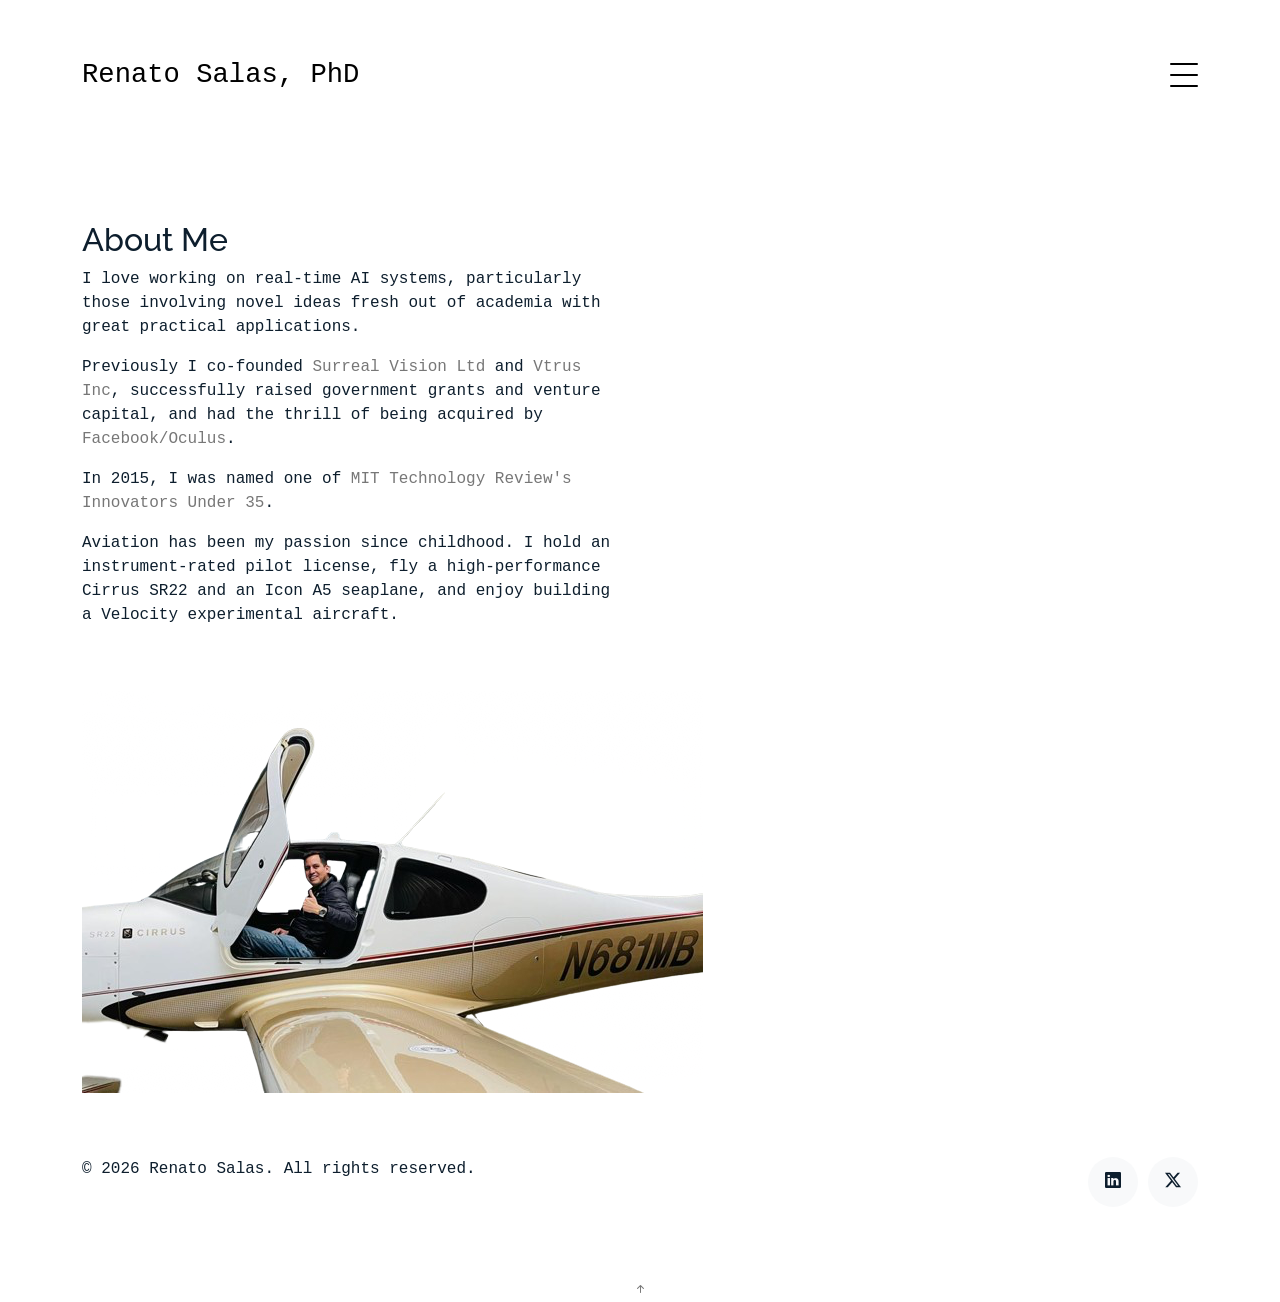
<file: about.html>
<!DOCTYPE html>
<html lang="en">

<head>
  <meta charset="utf-8">
  <meta content="width=device-width, initial-scale=1.0" name="viewport">

  <title>Renato Salas - About</title>
  <meta content="Real-time AI systems, two robotics startups (Surreal Vision, acquired by Facebook/Oculus, and Vtrus), MIT Technology Review Innovator Under 35, and a lifelong passion for aviation." name="description">
  <meta content="" name="keywords">

  <!-- Social sharing previews (LinkedIn, X, Facebook, Slack, iMessage…) -->
  <link rel="canonical" href="https://www.renatosalas.com/about.html">
  <meta property="og:type" content="website">
  <meta property="og:site_name" content="Renato Salas, PhD">
  <meta property="og:title" content="About Renato Salas">
  <meta property="og:description" content="Real-time AI systems, two robotics startups (Surreal Vision, acquired by Facebook/Oculus, and Vtrus), MIT Technology Review Innovator Under 35, and a lifelong passion for aviation.">
  <meta property="og:url" content="https://www.renatosalas.com/about.html">
  <meta property="og:image" content="https://www.renatosalas.com/assets/img/share/home.jpg">
  <meta property="og:image:width" content="1200">
  <meta property="og:image:height" content="630">
  <meta property="og:image:alt" content="About Renato Salas">
  <meta name="twitter:card" content="summary_large_image">
  <meta name="twitter:site" content="@nazcaspider">
  <meta name="twitter:title" content="About Renato Salas">
  <meta name="twitter:description" content="Real-time AI systems, two robotics startups (Surreal Vision, acquired by Facebook/Oculus, and Vtrus), MIT Technology Review Innovator Under 35, and a lifelong passion for aviation.">
  <meta name="twitter:image" content="https://www.renatosalas.com/assets/img/share/home.jpg">

  <!-- Favicons -->
  <link href="assets/img/favicon.png" rel="icon">
  <link href="assets/img/apple-touch-icon.png" rel="apple-touch-icon">

  <!-- Google Fonts -->
  <link href="https://fonts.googleapis.com/css?family=https://fonts.googleapis.com/css?family=Inconsolata:400,500,600,700|Raleway:400,400i,500,500i,600,600i,700,700i" rel="stylesheet">

  <!-- Vendor CSS Files -->
  <link href="assets/vendor/aos/aos.css" rel="stylesheet">
  <link href="assets/vendor/bootstrap/css/bootstrap.min.css" rel="stylesheet">
  <link href="assets/vendor/bootstrap-icons/bootstrap-icons.css" rel="stylesheet">
  <link href="assets/vendor/swiper/swiper-bundle.min.css" rel="stylesheet">

  <!-- Template Main CSS File -->
  <link href="assets/css/style.css?v=16" rel="stylesheet">

  <!-- =======================================================
  * Template Name: MyPortfolio
  * Updated: Sep 18 2023 with Bootstrap v5.3.2
  * Template URL: https://bootstrapmade.com/myportfolio-bootstrap-portfolio-website-template/
  * Author: BootstrapMade.com
  * License: https://bootstrapmade.com/license/
  ======================================================== -->
</head>

<body>

  <!-- ======= Navbar ======= -->
  <div class="collapse navbar-collapse custom-navmenu" id="main-navbar">
    <div class="container py-2 py-md-5">
      <div class="row align-items-start">
        <div class="col-md-4">
          <ul class="custom-menu">
            <li><a href="index.html">Home</a></li>
            <li class="has-sub"><a href="index.html#work">Work</a>
              <ul class="custom-submenu">
                <li><a href="work-corl2026.html">CoRL 2026 Dissected by AI</a></li>
                <li><a href="index.html#robotics">Robotics</a></li>
                <li><a href="index.html#startups">Startups</a></li>
                <li><a href="index.html#aviation">Aviation</a></li>
              </ul>
            </li>
            <li class="active"><a href="about.html">About Me</a></li>
            <li><a href="contact.html">Contact</a></li>
          </ul>
        </div> 
      </div>
    </div>
  </div>

  <nav class="navbar navbar-light custom-navbar">
    <div class="container">
      <a class="navbar-brand" href="index.html">Renato Salas, PhD</a>
      <a href="#" class="burger" data-bs-toggle="collapse" data-bs-target="#main-navbar">
        <span></span>
      </a>
    </div>
  </nav>

  <main id="main">

    <section class="section pb-5">
      <div class="container">
        <div class="row mb-5 align-items-end">
          <div class="col-md-6" data-aos="fade-up">

            <h1 class="h2">About Me</h1>
            <p class="mb-0">
              <p>I love working on real-time AI systems, particularly those involving novel ideas fresh out of academia with great practical applications.</p>                
              <p>Previously I co-founded <a href="https://surreal.vision"> Surreal Vision Ltd</a> and <a href="https://web.archive.org/web/20200407124709/https://www.vtr.us/">Vtrus Inc</a>, successfully raised government grants and venture capital, and had the thrill of being acquired by <a href="https://www.theverge.com/2015/5/26/8662107/oculus-acquires-surreal-vision-computer-vision-company">Facebook/Oculus</a>.</p>  
              <p>In 2015, I was named one of <a href="https://www.innovatorsunder35.com/the-list/renato-salas/">MIT Technology Review's Innovators Under 35</a>.</p>  
              <p>Aviation has been my passion since childhood. I hold an instrument-rated pilot license, fly a high-performance Cirrus SR22 and an Icon A5 seaplane, and enjoy building a Velocity experimental aircraft.</p>  
          </p>
          </div>

        </div>

        <div class="row">
          <div class="col-md-7 mb-5 mb-md-0" data-aos="fade-up">
            <p><img src="assets/img/person_renato.png" alt="Image" class="img-fluid"></p>
          </div>

        </div>

      </div>

    </section>

  </main><!-- End #main -->

  <!-- ======= Footer ======= -->
  <footer class="footer" role="contentinfo">
    <div class="container">
      <div class="row">
        <div class="col-sm-6">
          <p class="mb-1">&copy; 2026 Renato Salas. All rights reserved.</p>
        </div>
        <div class="col-sm-6 social text-md-end">
          <a href="https://www.linkedin.com/in/renatosalas" aria-label="LinkedIn"><span class="bi bi-linkedin"></span></a>
          <a href="https://x.com/nazcaspider" aria-label="X"><span class="bi bi-twitter-x"></span></a>
        </div>
      </div>
    </div>
  </footer>

  <a href="#" class="back-to-top d-flex align-items-center justify-content-center"><i class="bi bi-arrow-up-short"></i></a>

  <!-- Vendor JS Files -->
  <script src="assets/vendor/aos/aos.js"></script>
  <script src="assets/vendor/bootstrap/js/bootstrap.bundle.min.js"></script>
  <script src="assets/vendor/isotope-layout/isotope.pkgd.min.js"></script>
  <script src="assets/vendor/swiper/swiper-bundle.min.js"></script>
  <script src="assets/vendor/php-email-form/validate.js"></script>

  <!-- Template Main JS File -->
  <script src="assets/js/main.js?v=2"></script>

</body>

</html>
</file>
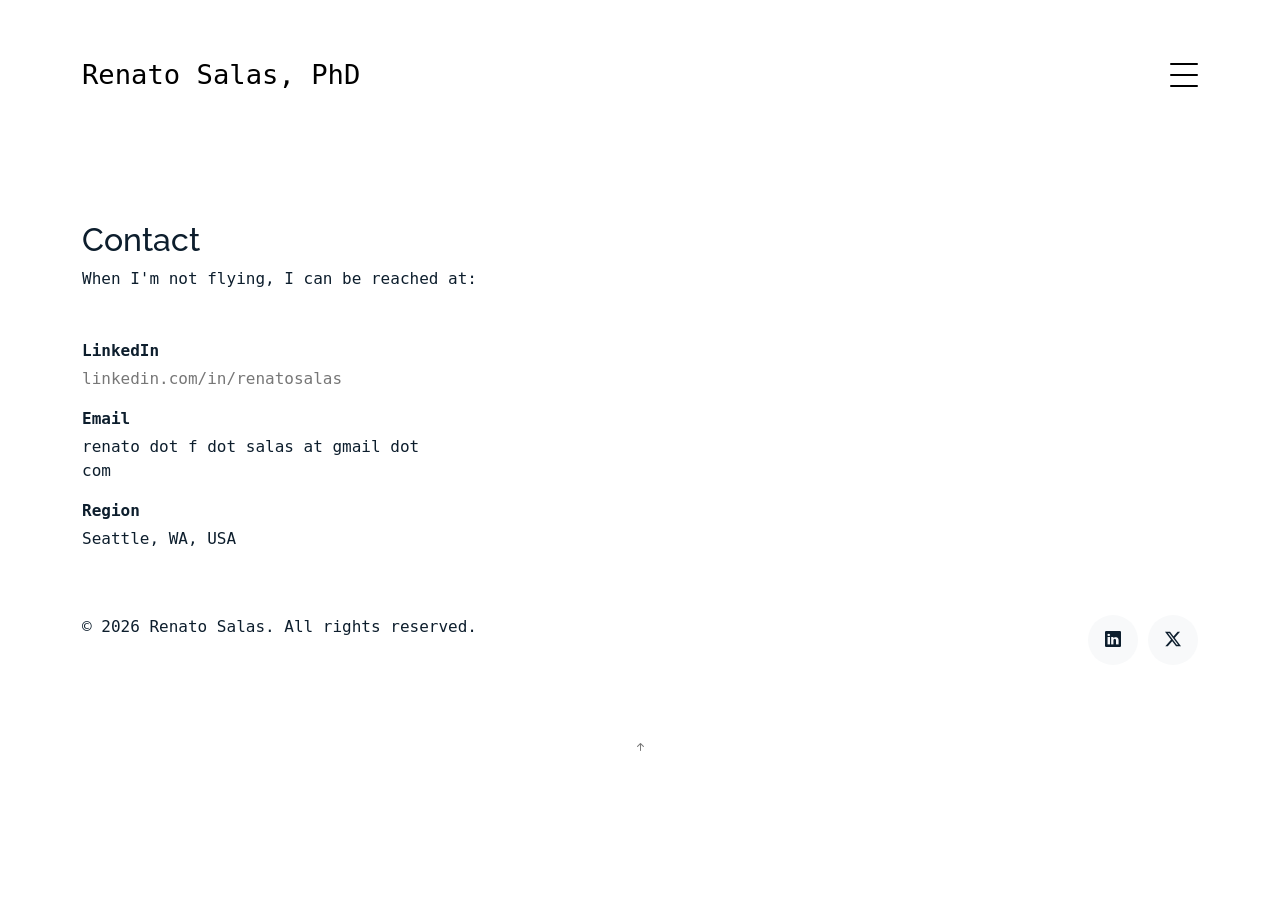
<file: contact.html>
<!DOCTYPE html>
<html lang="en">

<head>
  <meta charset="utf-8">
  <meta content="width=device-width, initial-scale=1.0" name="viewport">

  <title>Renato Salas - Contact</title>
  <meta content="How to reach Renato Salas, robotics scientist based in Seattle, WA." name="description">
  <meta content="" name="keywords">

  <!-- Social sharing previews (LinkedIn, X, Facebook, Slack, iMessage…) -->
  <link rel="canonical" href="https://www.renatosalas.com/contact.html">
  <meta property="og:type" content="website">
  <meta property="og:site_name" content="Renato Salas, PhD">
  <meta property="og:title" content="Contact Renato Salas">
  <meta property="og:description" content="How to reach Renato Salas, robotics scientist based in Seattle, WA.">
  <meta property="og:url" content="https://www.renatosalas.com/contact.html">
  <meta property="og:image" content="https://www.renatosalas.com/assets/img/share/home.jpg">
  <meta property="og:image:width" content="1200">
  <meta property="og:image:height" content="630">
  <meta property="og:image:alt" content="Contact Renato Salas">
  <meta name="twitter:card" content="summary_large_image">
  <meta name="twitter:site" content="@nazcaspider">
  <meta name="twitter:title" content="Contact Renato Salas">
  <meta name="twitter:description" content="How to reach Renato Salas, robotics scientist based in Seattle, WA.">
  <meta name="twitter:image" content="https://www.renatosalas.com/assets/img/share/home.jpg">

  <!-- Favicons -->
  <link href="assets/img/favicon.png" rel="icon">
  <link href="assets/img/apple-touch-icon.png" rel="apple-touch-icon">

  <!-- Google Fonts -->
  <link href="https://fonts.googleapis.com/css?family=https://fonts.googleapis.com/css?family=Inconsolata:400,500,600,700|Raleway:400,400i,500,500i,600,600i,700,700i" rel="stylesheet">

  <!-- Vendor CSS Files -->
  <link href="assets/vendor/aos/aos.css" rel="stylesheet">
  <link href="assets/vendor/bootstrap/css/bootstrap.min.css" rel="stylesheet">
  <link href="assets/vendor/bootstrap-icons/bootstrap-icons.css" rel="stylesheet">
  <link href="assets/vendor/swiper/swiper-bundle.min.css" rel="stylesheet">

  <!-- Template Main CSS File -->
  <link href="assets/css/style.css?v=16" rel="stylesheet">
</head>

<body>

  <!-- ======= Navbar ======= -->
  <div class="collapse navbar-collapse custom-navmenu" id="main-navbar">
    <div class="container py-2 py-md-5">
      <div class="row align-items-start">
        <div class="col-md-4">
          <ul class="custom-menu">
            <li><a href="index.html">Home</a></li>
            <li class="has-sub"><a href="index.html#work">Work</a>
              <ul class="custom-submenu">
                <li><a href="work-corl2026.html">CoRL 2026 Dissected by AI</a></li>
                <li><a href="index.html#robotics">Robotics</a></li>
                <li><a href="index.html#startups">Startups</a></li>
                <li><a href="index.html#aviation">Aviation</a></li>
              </ul>
            </li>
            <li><a href="about.html">About Me</a></li>
            <li class="active"><a href="contact.html">Contact</a></li>
          </ul>
        </div>
      </div>
    </div>
  </div>

  <nav class="navbar navbar-light custom-navbar">
    <div class="container">
      <a class="navbar-brand" href="index.html">Renato Salas, PhD</a>
      <a href="#" class="burger" data-bs-toggle="collapse" data-bs-target="#main-navbar">
        <span></span>
      </a>
    </div>
  </nav>

  <main id="main">

    <section class="section pb-5">
      <div class="container">

        <div class="row mb-5 align-items-end">
          <div class="col-md-6" data-aos="fade-up">
            <h1 class="h2">Contact</h1>
            <p class="mb-0">When I'm not flying, I can be reached at:</p>
          </div>

        </div>

        <div class="row">
          <div class="col-md-4 ml-auto order-2" data-aos="fade-up">
            <ul class="list-unstyled">
              <li class="mb-3">
                <strong class="d-block mb-1">LinkedIn</strong>
                <span><a href="https://www.linkedin.com/in/renatosalas">linkedin.com/in/renatosalas</a></span>
              </li>
              <li class="mb-3">
                <strong class="d-block mb-1">Email</strong>
                <span>renato dot f dot salas at gmail dot com</span>
              </li>
              <li class="mb-3">
                <strong class="d-block mb-1">Region</strong>
                <span>Seattle, WA, USA</span>
              </li>
            </ul>
          </div>

        </div>

      </div>

    </section>

  </main><!-- End #main -->

  <!-- ======= Footer ======= -->
  <footer class="footer" role="contentinfo">
    <div class="container">
      <div class="row">
        <div class="col-sm-6">
          <p class="mb-1">&copy; 2026 Renato Salas. All rights reserved.</p>
        </div>
        <div class="col-sm-6 social text-md-end">
          <a href="https://www.linkedin.com/in/renatosalas" aria-label="LinkedIn"><span class="bi bi-linkedin"></span></a>
          <a href="https://x.com/nazcaspider" aria-label="X"><span class="bi bi-twitter-x"></span></a>
        </div>
      </div>
    </div>
  </footer>

  <a href="#" class="back-to-top d-flex align-items-center justify-content-center"><i class="bi bi-arrow-up-short"></i></a>

  <!-- Vendor JS Files -->
  <script src="assets/vendor/aos/aos.js"></script>
  <script src="assets/vendor/bootstrap/js/bootstrap.bundle.min.js"></script>
  <script src="assets/vendor/isotope-layout/isotope.pkgd.min.js"></script>
  <script src="assets/vendor/swiper/swiper-bundle.min.js"></script>
  <script src="assets/vendor/php-email-form/validate.js"></script>

  <!-- Template Main JS File -->
  <script src="assets/js/main.js?v=2"></script>

</body>

</html>
</file>
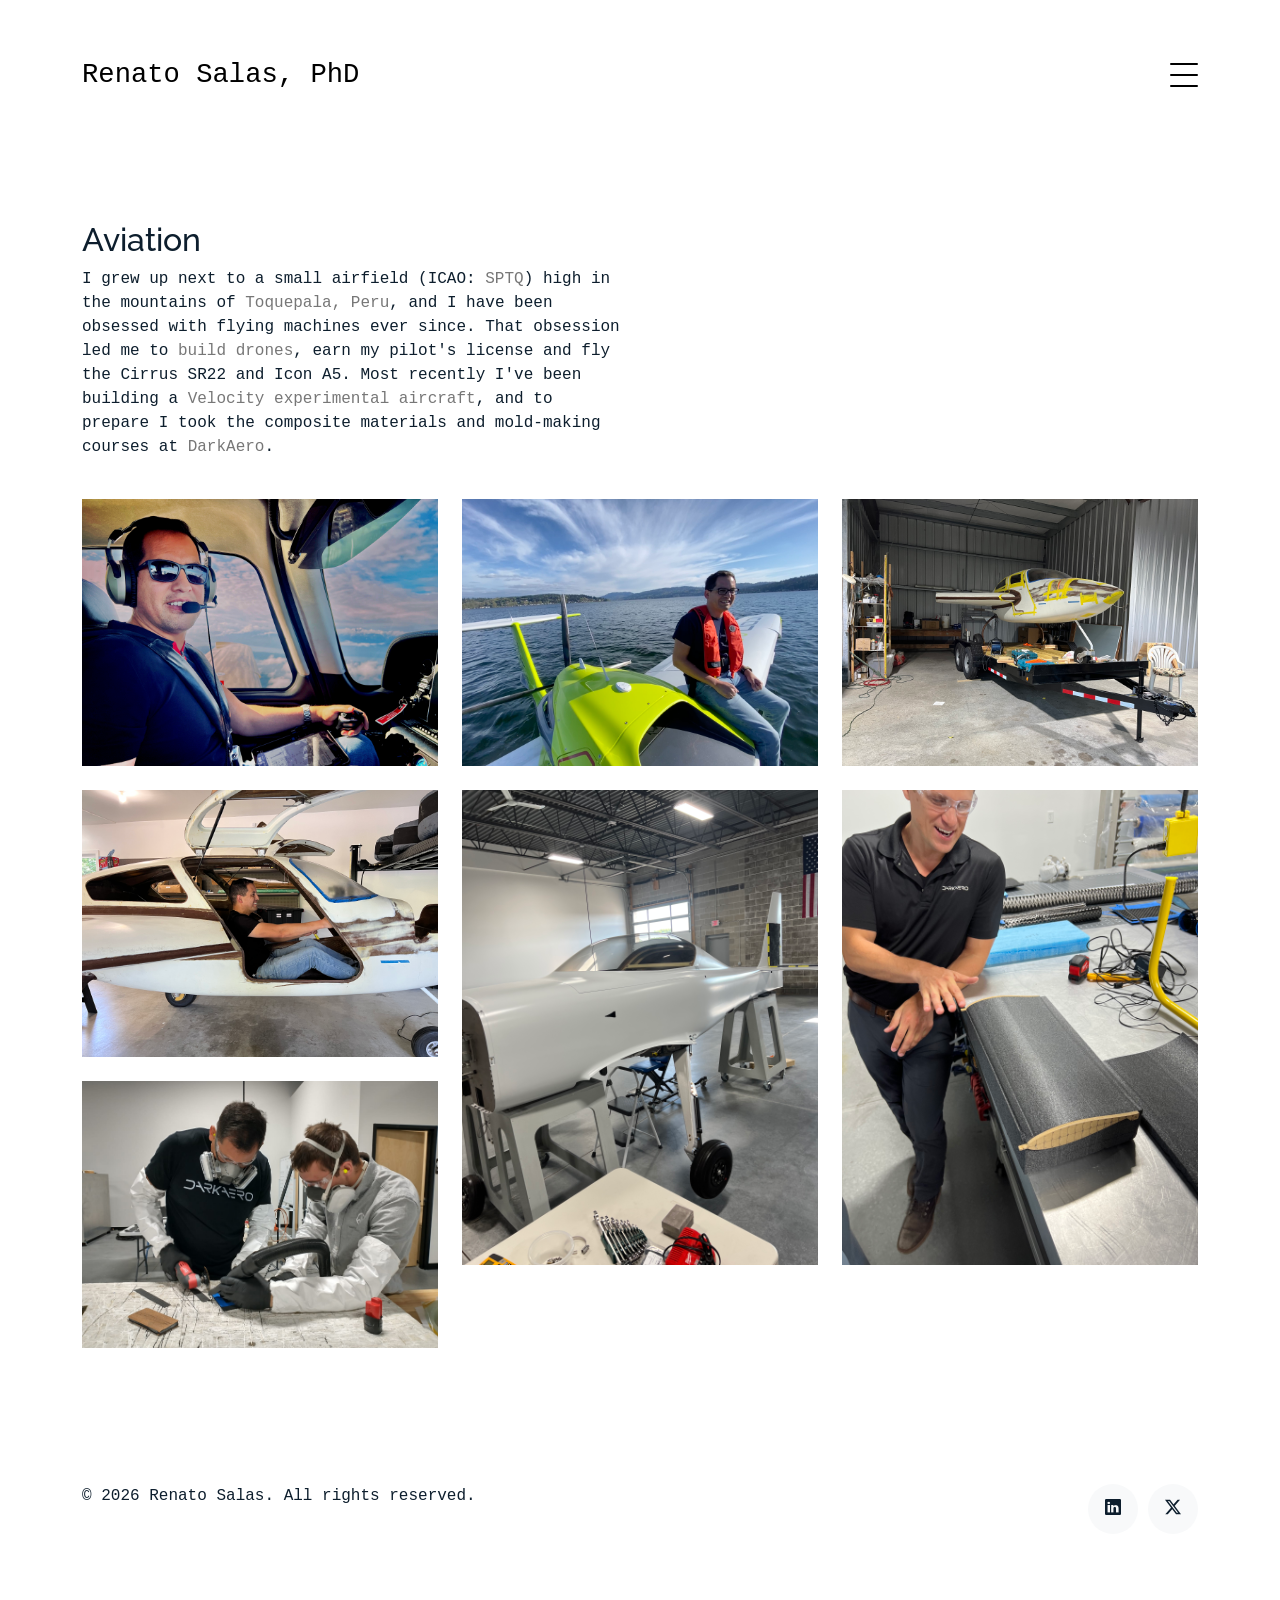
<file: work-aviation.html>
<!DOCTYPE html>
<html lang="en">

<head>
  <meta charset="utf-8">
  <meta content="width=device-width, initial-scale=1.0" name="viewport">

  <title>Renato Salas - Aviation</title>
  <meta content="Flying a Cirrus SR22 and an Icon A5, and building a Velocity experimental aircraft." name="description">
  <meta content="" name="keywords">

  <!-- Social sharing previews (LinkedIn, X, Facebook, Slack, iMessage…) -->
  <link rel="canonical" href="https://www.renatosalas.com/work-aviation.html">
  <meta property="og:type" content="website">
  <meta property="og:site_name" content="Renato Salas, PhD">
  <meta property="og:title" content="Flying Machines">
  <meta property="og:description" content="Flying a Cirrus SR22 and an Icon A5, and building a Velocity experimental aircraft.">
  <meta property="og:url" content="https://www.renatosalas.com/work-aviation.html">
  <meta property="og:image" content="https://www.renatosalas.com/assets/img/share/aviation.jpg">
  <meta property="og:image:width" content="1200">
  <meta property="og:image:height" content="630">
  <meta property="og:image:alt" content="Flying Machines">
  <meta name="twitter:card" content="summary_large_image">
  <meta name="twitter:site" content="@nazcaspider">
  <meta name="twitter:title" content="Flying Machines">
  <meta name="twitter:description" content="Flying a Cirrus SR22 and an Icon A5, and building a Velocity experimental aircraft.">
  <meta name="twitter:image" content="https://www.renatosalas.com/assets/img/share/aviation.jpg">

  <!-- Favicons -->
  <link href="assets/img/favicon.png" rel="icon">
  <link href="assets/img/apple-touch-icon.png" rel="apple-touch-icon">

  <!-- Google Fonts -->
  <link
    href="https://fonts.googleapis.com/css?family=https://fonts.googleapis.com/css?family=Inconsolata:400,500,600,700|Raleway:400,400i,500,500i,600,600i,700,700i"
    rel="stylesheet">

  <!-- Vendor CSS Files -->
  <link href="assets/vendor/aos/aos.css" rel="stylesheet">
  <link href="assets/vendor/bootstrap/css/bootstrap.min.css" rel="stylesheet">
  <link href="assets/vendor/bootstrap-icons/bootstrap-icons.css" rel="stylesheet">
  <link href="assets/vendor/swiper/swiper-bundle.min.css" rel="stylesheet">

  <!-- Template Main CSS File -->
  <link href="assets/css/style.css?v=16" rel="stylesheet">
</head>

<body>

  <!-- ======= Navbar ======= -->
  <div class="collapse navbar-collapse custom-navmenu" id="main-navbar">
    <div class="container py-2 py-md-5">
      <div class="row align-items-start">
        <div class="col-md-4">
          <ul class="custom-menu">
            <li><a href="index.html">Home</a></li>
            <li class="active has-sub"><a href="index.html#work">Work</a>
              <ul class="custom-submenu">
                <li><a href="work-corl2026.html">CoRL 2026 Dissected by AI</a></li>
                <li><a href="index.html#robotics">Robotics</a></li>
                <li><a href="index.html#startups">Startups</a></li>
                <li><a href="index.html#aviation">Aviation</a></li>
              </ul>
            </li>
            <li><a href="about.html">About Me</a></li>
            <li><a href="contact.html">Contact</a></li>
          </ul>
        </div>
      </div>
    </div>
  </div>

  <nav class="navbar navbar-light custom-navbar">
    <div class="container">
      <a class="navbar-brand" href="index.html">Renato Salas, PhD</a>
      <a href="#" class="burger" data-bs-toggle="collapse" data-bs-target="#main-navbar">
        <span></span>
      </a>
    </div>
  </nav>

  <main id="main">

    <section class="section">
      <div class="container">
        <div class="row mb-4 align-items-center">
          <div class="col-md-6" data-aos="fade-up">
            <h1 class="h2">Aviation</h1>
            <p>I grew up next to a small airfield &#40;ICAO: <a href="https://skyvector.com/airport/SPTQ/Toquepala-Campamento-Airport">SPTQ</a>&#41; high in the mountains of 
              <a href="https://en.wikipedia.org/wiki/Toquepala_mine">Toquepala, Peru</a>, and I have been obsessed with flying machines ever since. That obsession led me to
              <a href="work-vtrus.html">build drones</a>, earn my pilot's license and fly the Cirrus SR22 and Icon A5.
              Most recently I've been building a <a href="https://www.velocityaircraft.com">Velocity experimental
                aircraft</a>, and to prepare I took the composite materials and mold-making courses at <a href="https://www.darkaero.com">DarkAero</a>.</p>
          </div>
        </div>
      </div>
      <div class="site-section pb-0">
        <div class="container">
          <div id="portfolio-grid" class="row no-gutter" data-aos="fade-up" data-aos-delay="200">
            <div class="item col-sm-6 col-md-4 col-lg-4 mb-4">
              <div class="item-wrap fancybox">
                <div class="work-info">
                  <h3>Flying my Cirrus SR22 G3 over the Olympic Mountains in Washington State</h3>
                </div>
                <img class="img-fluid" src="assets/img/img-cirrus.jpg">
              </div>
            </div>
            <div class="item col-sm-6 col-md-4 col-lg-4 mb-4">
              <div class="item-wrap fancybox">
                <div class="work-info">
                  <h3>A water landing on Lake Washington in the Icon A5</h3>
                </div>
                <img class="img-fluid" src="assets/img/img-icon.jpg">
              </div>
            </div>
            <div class="item col-sm-6 col-md-4 col-lg-4 mb-4">
              <div class="item-wrap fancybox">
                <div class="work-info">
                  <h3>The Velocity 173 FG kit on arrival at my hangar</h3>
                </div>
                <img class="img-fluid" src="assets/img/img-velocity3.jpg">
              </div>
            </div>
            <div class="item col-sm-6 col-md-4 col-lg-4 mb-4">
              <div class="item-wrap fancybox">
                <div class="work-info">
                  <h3>Checking how I fit in the Velocity</h3>
                </div>
                <img class="img-fluid" src="assets/img/img-velocity.jpg">
              </div>
            </div>
            <div class="item col-sm-6 col-md-4 col-lg-4 mb-4">
              <div class="item-wrap fancybox">
                <div class="work-info">
                  <h3>The DarkAero prototype in Madison, WI</h3>
                </div>
                <img class="img-fluid" src="assets/img/img-darkaero.jpg">
              </div>
            </div>
            <div class="item col-sm-6 col-md-4 col-lg-4 mb-4">
              <div class="item-wrap fancybox">
                <div class="work-info">
                  <h3>Learning moldless construction of carbon fiber parts at DarkAero</h3>
                </div>
                <img class="img-fluid" src="assets/img/img-darkaero2.jpg">
              </div>
            </div>
            <div class="item col-sm-6 col-md-4 col-lg-4 mb-4">
              <div class="item-wrap fancybox">
                <div class="work-info">
                  <h3>Trimming a carbon fiber part after curing during the composites course at DarkAero</h3>
                </div>
                <img class="img-fluid" src="assets/img/img-darkaero3.jpg">
              </div>
            </div>
          </div>
        </div>
    </section>

  </main><!-- End #main -->

  <!-- ======= Footer ======= -->
  <footer class="footer" role="contentinfo">
    <div class="container">
      <div class="row">
        <div class="col-sm-6">
          <p class="mb-1">&copy; 2026 Renato Salas. All rights reserved.</p>
        </div>
        <div class="col-sm-6 social text-md-end">
          <a href="https://www.linkedin.com/in/renatosalas" aria-label="LinkedIn"><span class="bi bi-linkedin"></span></a>
          <a href="https://x.com/nazcaspider" aria-label="X"><span class="bi bi-twitter-x"></span></a>
        </div>
      </div>
    </div>
  </footer>

  <a href="#" class="back-to-top d-flex align-items-center justify-content-center"><i
      class="bi bi-arrow-up-short"></i></a>

  <!-- Vendor JS Files -->
  <script src="assets/vendor/aos/aos.js"></script>
  <script src="assets/vendor/bootstrap/js/bootstrap.bundle.min.js"></script>
  <script src="assets/vendor/isotope-layout/isotope.pkgd.min.js"></script>
  <script src="assets/vendor/swiper/swiper-bundle.min.js"></script>
  <script src="assets/vendor/php-email-form/validate.js"></script>

  <!-- Template Main JS File -->
  <script src="assets/js/main.js?v=2"></script>

</body>

</html>
</file>
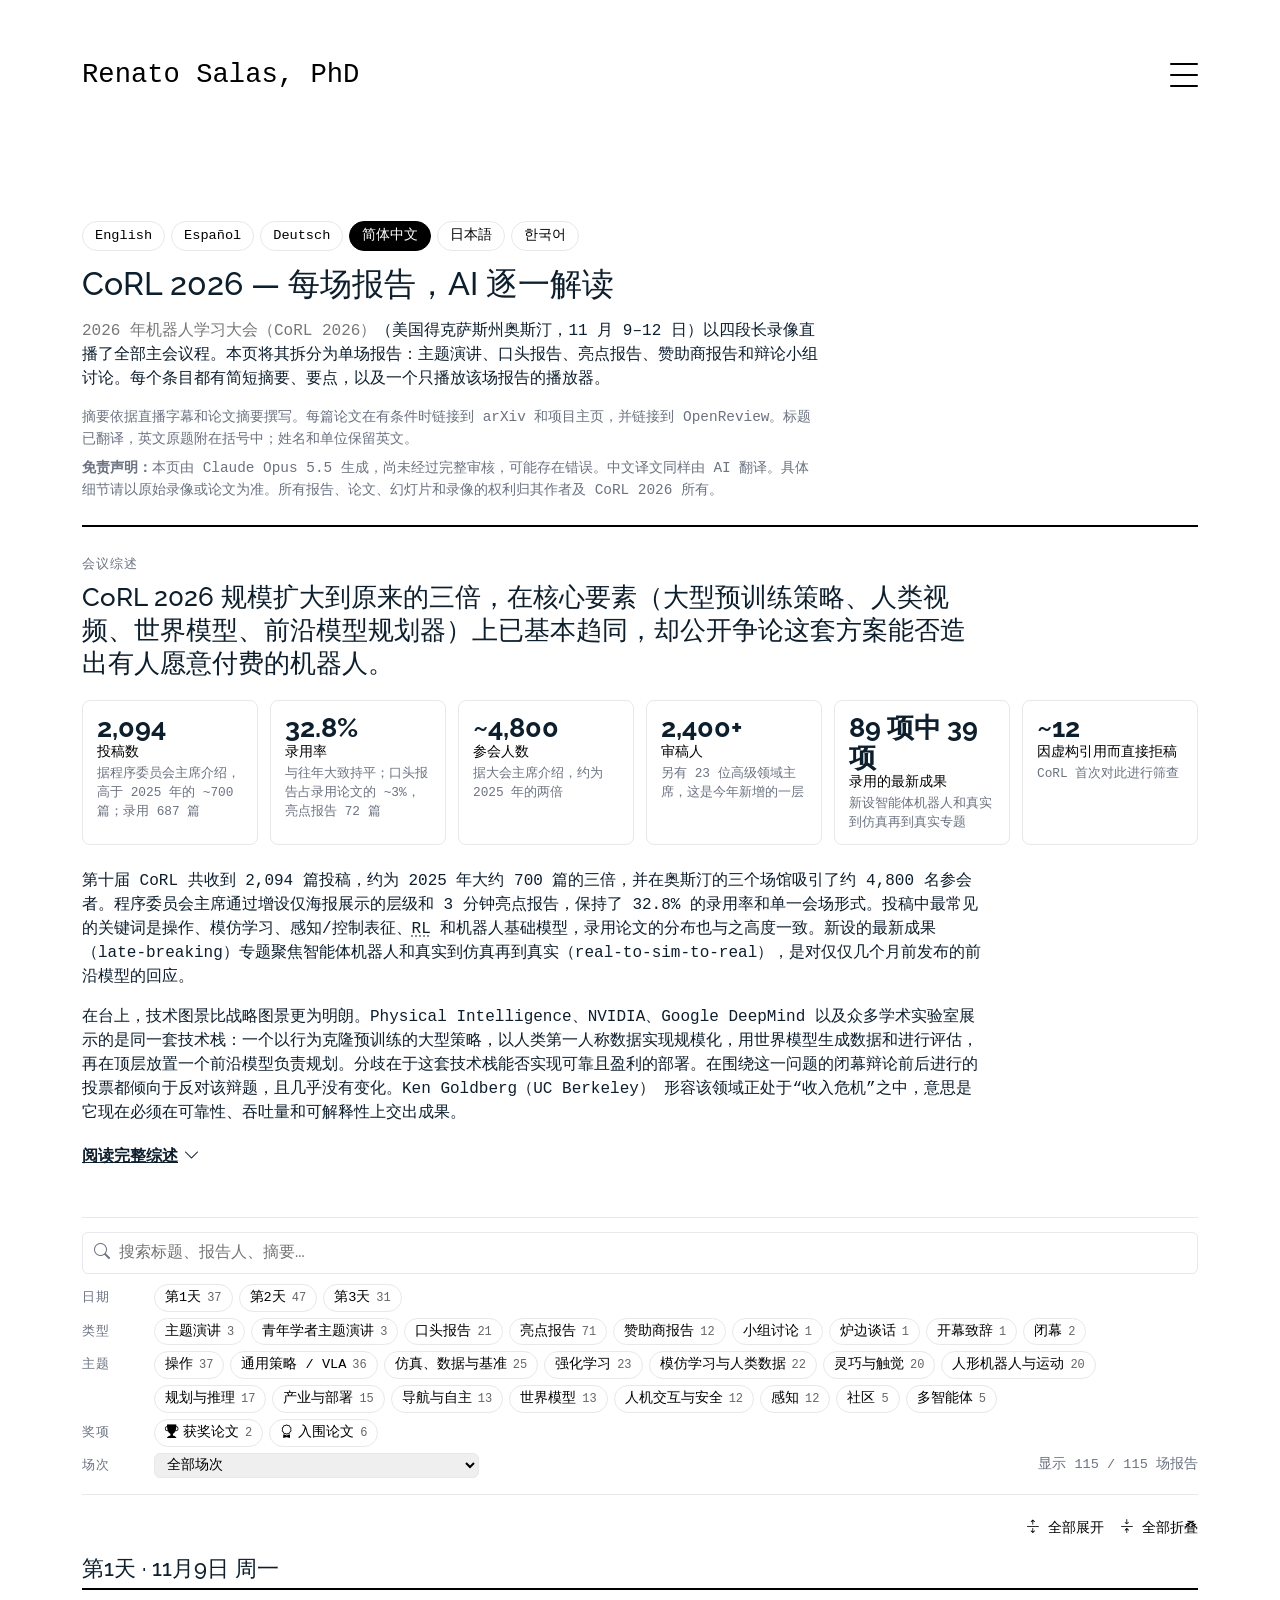
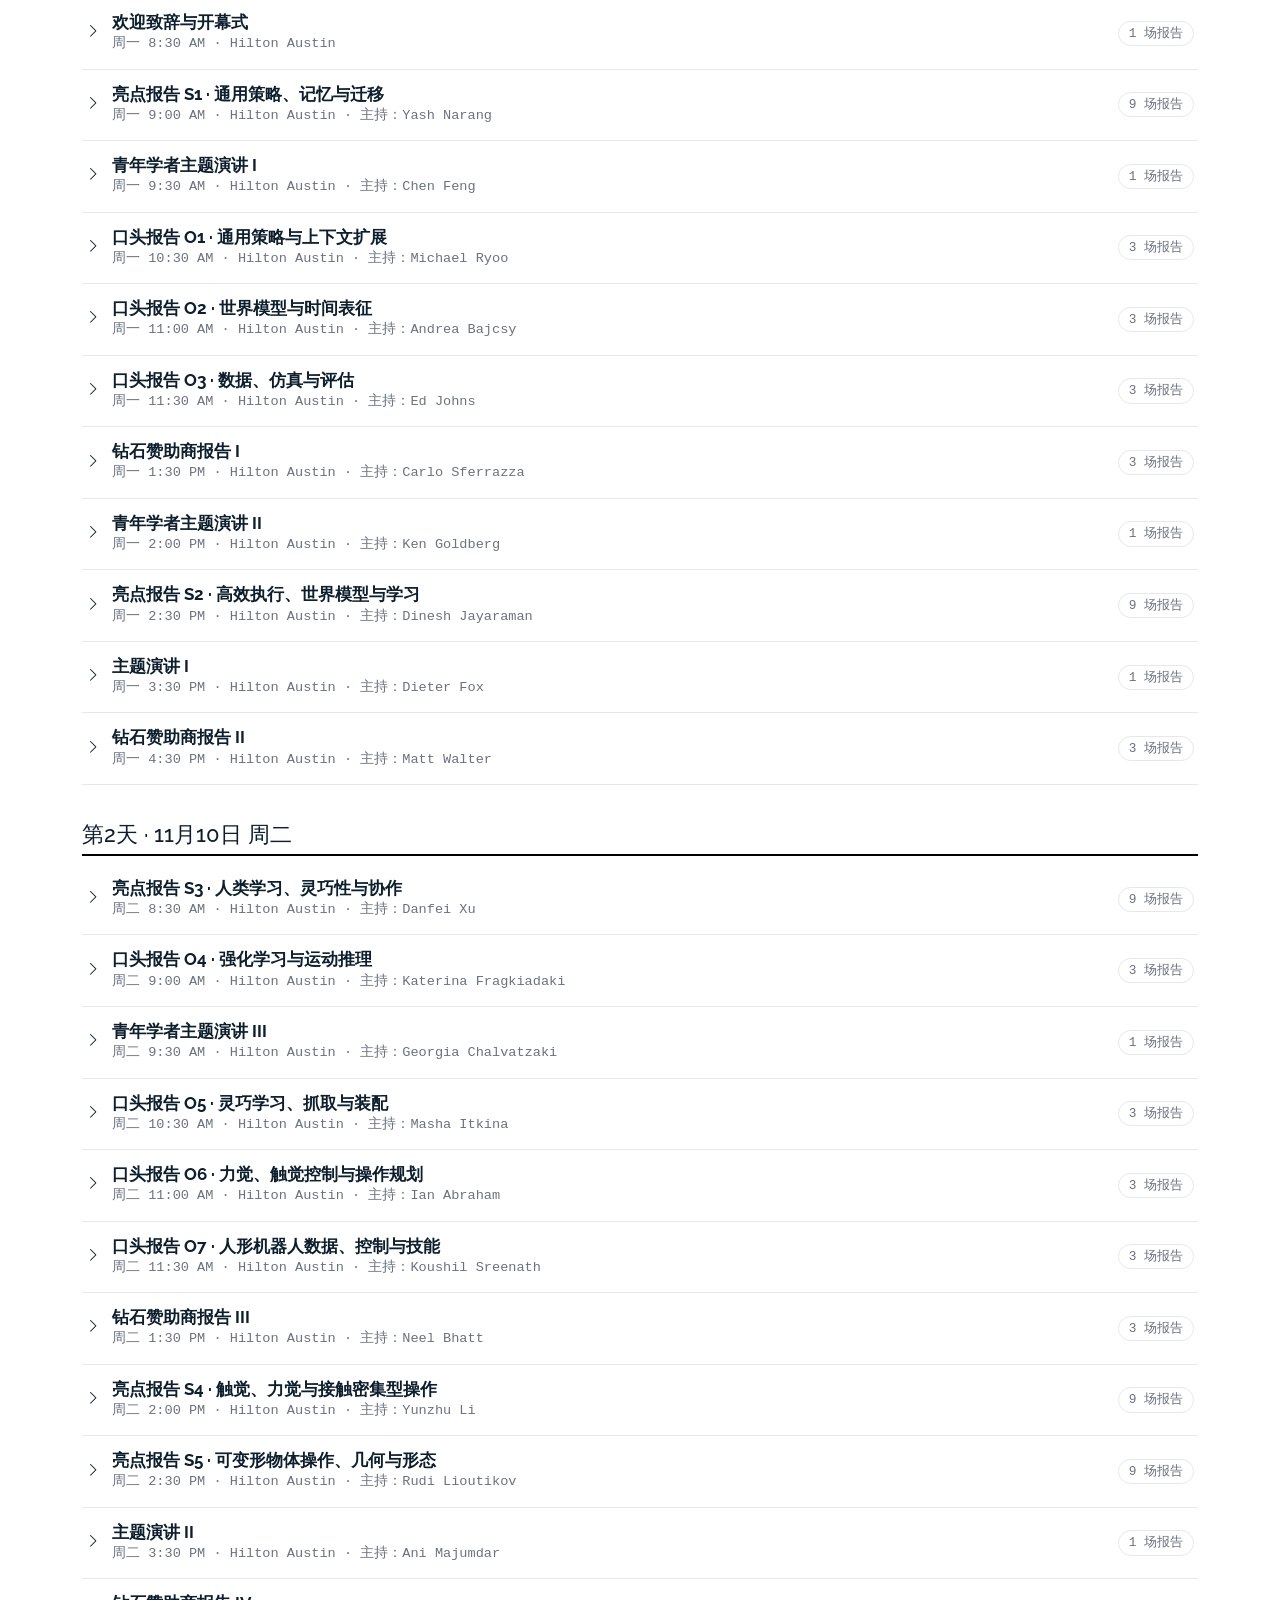
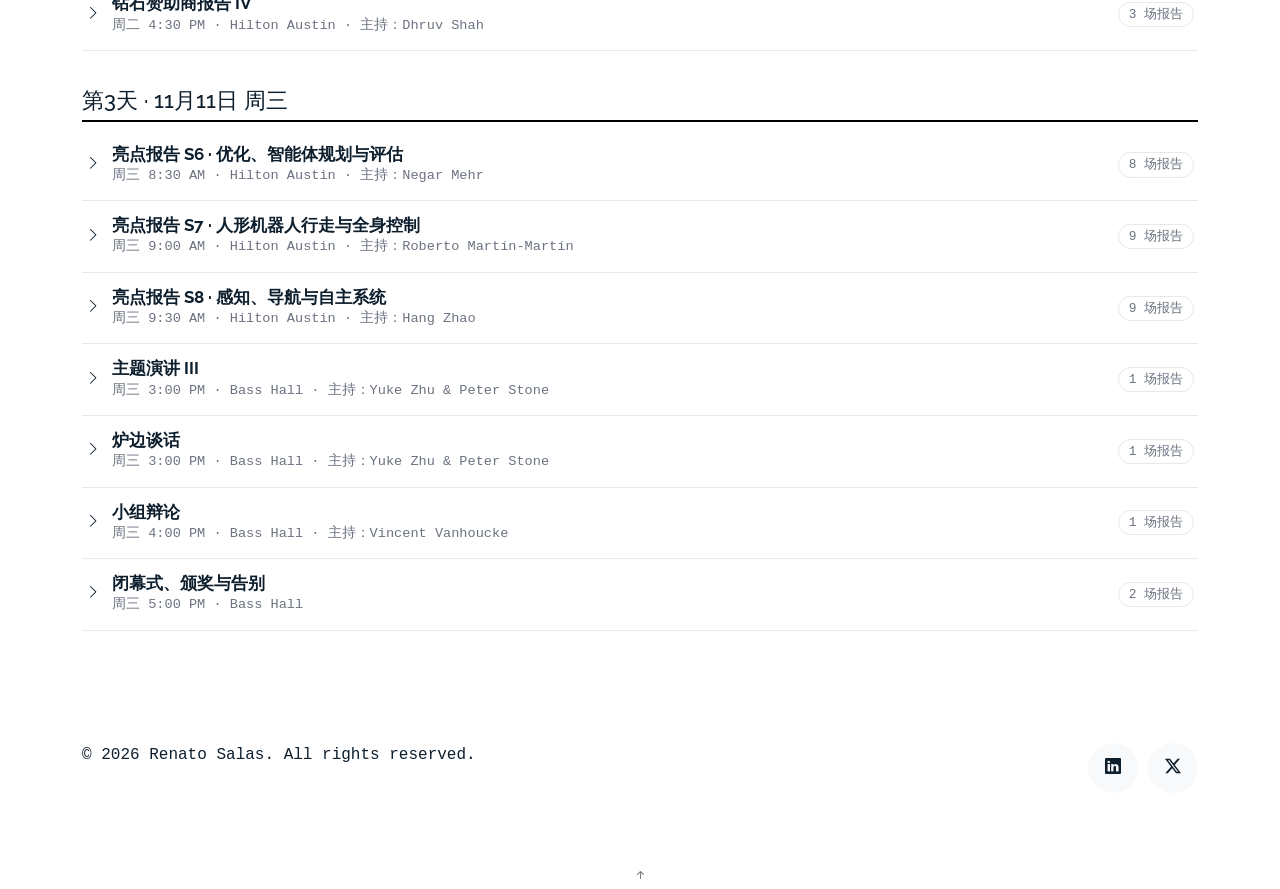
<file: work-corl2026-zh.html>
<!DOCTYPE html>
<html lang="zh-Hans" data-default-lang="zh">

<head>
  <meta charset="utf-8">
  <meta content="width=device-width, initial-scale=1.0" name="viewport">

  <title>Renato Salas - CoRL 2026 AI 逐一解读</title>
  <meta content="CoRL 2026 直播录像中的全部报告，附摘要、要点，以及只播放该场报告的播放器。" name="description">
  <meta content="CoRL 2026, robot learning, robotics, conference talks" name="keywords">

  <!-- Social sharing previews (LinkedIn, X, Facebook, Slack, iMessage…) -->
  <link rel="canonical" href="https://www.renatosalas.com/work-corl2026-zh.html">
  <link rel="alternate" hreflang="en" href="https://www.renatosalas.com/work-corl2026.html">
  <link rel="alternate" hreflang="es" href="https://www.renatosalas.com/work-corl2026-es.html">
  <link rel="alternate" hreflang="de" href="https://www.renatosalas.com/work-corl2026-de.html">
  <link rel="alternate" hreflang="zh-Hans" href="https://www.renatosalas.com/work-corl2026-zh.html">
  <link rel="alternate" hreflang="ja" href="https://www.renatosalas.com/work-corl2026-ja.html">
  <link rel="alternate" hreflang="ko" href="https://www.renatosalas.com/work-corl2026-ko.html">
  <link rel="alternate" hreflang="x-default" href="https://www.renatosalas.com/work-corl2026.html">
  <meta property="og:type" content="website">
  <meta property="og:locale" content="zh_CN">
  <meta property="og:locale:alternate" content="en_US">
  <meta property="og:locale:alternate" content="es_ES">
  <meta property="og:locale:alternate" content="de_DE">
  <meta property="og:locale:alternate" content="ja_JP">
  <meta property="og:locale:alternate" content="ko_KR">
  <meta property="og:site_name" content="Renato Salas, PhD">
  <meta property="og:title" content="CoRL 2026 — 每场报告，AI 逐一解读">
  <meta property="og:description" content="CoRL 2026 直播录像中的全部报告，附摘要、要点，以及只播放该场报告的播放器。">
  <meta property="og:url" content="https://www.renatosalas.com/work-corl2026-zh.html">
  <meta property="og:image" content="https://www.renatosalas.com/assets/img/share/corl2026-zh.jpg">
  <meta property="og:image:width" content="1200">
  <meta property="og:image:height" content="630">
  <meta property="og:image:alt" content="CoRL 2026 — 每场报告，AI 逐一解读">
  <meta name="twitter:card" content="summary_large_image">
  <meta name="twitter:site" content="@nazcaspider">
  <meta name="twitter:title" content="CoRL 2026 — 每场报告，AI 逐一解读">
  <meta name="twitter:description" content="CoRL 2026 直播录像中的全部报告，附摘要、要点，以及只播放该场报告的播放器。">
  <meta name="twitter:image" content="https://www.renatosalas.com/assets/img/share/corl2026-zh.jpg">

  <!-- Favicons -->
  <link href="assets/img/favicon.png" rel="icon">
  <link href="assets/img/apple-touch-icon.png" rel="apple-touch-icon">

  <!-- Google Fonts -->
  <link
    href="https://fonts.googleapis.com/css?family=https://fonts.googleapis.com/css?family=Inconsolata:400,500,600,700|Raleway:400,400i,500,500i,600,600i,700,700i"
    rel="stylesheet">

  <!-- Vendor CSS Files -->
  <link href="assets/vendor/aos/aos.css" rel="stylesheet">
  <link href="assets/vendor/bootstrap/css/bootstrap.min.css" rel="stylesheet">
  <link href="assets/vendor/bootstrap-icons/bootstrap-icons.css" rel="stylesheet">
  <link href="assets/vendor/swiper/swiper-bundle.min.css" rel="stylesheet">

  <!-- Template Main CSS File -->
  <link href="assets/css/style.css?v=18" rel="stylesheet">
  <script type="application/ld+json" id="corl-ld">{"@context":"https://schema.org","@type":"CollectionPage","name":"CoRL 2026 — 每场报告，AI 逐一解读","description":"CoRL 2026 直播录像中的全部报告，附摘要、要点，以及只播放该场报告的播放器。","url":"https://www.renatosalas.com/work-corl2026-zh.html","inLanguage":"zh-Hans","author":{"@type":"Person","name":"Renato Salas","url":"https://www.renatosalas.com/about.html"},"contributor":{"@type":"SoftwareApplication","name":"Claude Opus 5.5","applicationCategory":"Large language model","creator":{"@type":"Organization","name":"Anthropic"}},"disambiguatingDescription":"AI-generated content: the talk segmentation, summaries, key takeaways, conference overview and this translation were generated with Claude Opus 5.5 from the livestream captions and paper abstracts, and have not been fully reviewed.","about":{"@type":"Event","name":"Conference on Robot Learning (CoRL) 2026","startDate":"2026-11-09","endDate":"2026-11-12","location":{"@type":"Place","name":"Austin, Texas, USA"},"url":"https://www.corl.org/"},"isBasedOn":[{"@type":"VideoObject","name":"Day 1 recording","url":"https://www.youtube.com/watch?v=F_4AAOQsWlA"},{"@type":"VideoObject","name":"Day 2 recording","url":"https://www.youtube.com/watch?v=uPXoJm-L3YY"},{"@type":"VideoObject","name":"Day 3 morning recording","url":"https://www.youtube.com/watch?v=bYUBR0OcK_c"},{"@type":"VideoObject","name":"Day 3 afternoon recording","url":"https://www.youtube.com/watch?v=vzyHMAlvglU"}],"mainEntity":{"@type":"ItemList","numberOfItems":115,"itemListElement":[{"@type":"ListItem","position":1,"name":"欢迎致辞与开幕式","url":"https://www.renatosalas.com/work-corl2026-zh.html#talk=welcome-and-opening-remarks"},{"@type":"ListItem","position":2,"name":"MolmoAct2：面向真实世界部署的动作推理模型","url":"https://www.renatosalas.com/work-corl2026-zh.html#talk=molmoact2-action-reasoning-models-for-real-world-deployment"},{"@type":"ListItem","position":3,"name":"面向机器人动作表征的语义锚定","url":"https://www.renatosalas.com/work-corl2026-zh.html#talk=semantic-anchoring-for-robotic-action-representations"},{"@type":"ListItem","position":4,"name":"MEM：面向视觉-语言-动作模型的多尺度具身记忆","url":"https://www.renatosalas.com/work-corl2026-zh.html#talk=mem-multi-scale-embodied-memory-for-vision-language-action-m"},{"@type":"ListItem","position":5,"name":"PRTS：基于对比表征的基元推理与任务分配系统","url":"https://www.renatosalas.com/work-corl2026-zh.html#talk=prts-a-primitive-reasoning-and-tasking-system-via-contrastiv"},{"@type":"ListItem","position":6,"name":"学会对你的 VLA 说什么：基本无害的视觉-语言-动作模型引导","url":"https://www.renatosalas.com/work-corl2026-zh.html#talk=learning-what-to-say-to-your-vla-mostly-harmless-vision-lang"},{"@type":"ListItem","position":7,"name":"当视觉压倒语言：评估与缓解 VLA 中的反事实失效","url":"https://www.renatosalas.com/work-corl2026-zh.html#talk=when-vision-overrides-language-evaluating-and-mitigating-cou"},{"@type":"ListItem","position":8,"name":"ZETA：面向桌面操作的零样本跨本体 VLA 迁移对照研究","url":"https://www.renatosalas.com/work-corl2026-zh.html#talk=zeta-a-controlled-study-of-zero-shot-cross-embodiment-vla-tr"},{"@type":"ListItem","position":9,"name":"EmbodiSteer：利用关节空间引导操控本体无关的视觉运动策略，实现零样本跨本体部署","url":"https://www.renatosalas.com/work-corl2026-zh.html#talk=embodisteer-steering-embodiment-agnostic-visuomotor-policies"},{"@type":"ListItem","position":10,"name":"诊断序列化机器人任务中的组合泛化","url":"https://www.renatosalas.com/work-corl2026-zh.html#talk=diagnosing-compositional-generalization-in-sequential-robot-"},{"@type":"ListItem","position":11,"name":"跨时间尺度组织物理 AI","url":"https://www.renatosalas.com/work-corl2026-zh.html#talk=organizing-physical-ai-across-timescales"},{"@type":"ListItem","position":12,"name":"π0.7：具备涌现能力的可引导通用机器人基础模型","url":"https://www.renatosalas.com/work-corl2026-zh.html#talk=07-a-steerable-generalist-robotic-foundation-model-with-emer"},{"@type":"ListItem","position":13,"name":"Being-H0.5：扩展以人为中心的机器人学习，实现跨本体泛化","url":"https://www.renatosalas.com/work-corl2026-zh.html#talk=being-h05-scaling-human-centric-robot-learning-for-cross-emb"},{"@type":"ListItem","position":14,"name":"RoboTTT：面向机器人策略的上下文扩展","url":"https://www.renatosalas.com/work-corl2026-zh.html#talk=robottt-context-scaling-for-robot-policies"},{"@type":"ListItem","position":15,"name":"世界动作模型即零样本策略","url":"https://www.renatosalas.com/work-corl2026-zh.html#talk=world-action-models-are-zero-shot-policies"},{"@type":"ListItem","position":16,"name":"面向机器人操作的记忆增强型动作条件世界模型","url":"https://www.renatosalas.com/work-corl2026-zh.html#talk=memory-augmented-action-conditioned-world-model-for-robot-ma"},{"@type":"ListItem","position":17,"name":"TEMPO：为动态机器人操作学习时间上下文","url":"https://www.renatosalas.com/work-corl2026-zh.html#talk=tempo-learning-temporal-context-for-dynamic-robot-manipulati"},{"@type":"ListItem","position":18,"name":"真正可度量的多样性：面向机器人数据集的快速、无模型多样性指标","url":"https://www.renatosalas.com/work-corl2026-zh.html#talk=diversity-you-can-actually-measure-a-fast-model-free-diversi"},{"@type":"ListItem","position":19,"name":"MolmoB0T：大规模仿真实现零样本操作","url":"https://www.renatosalas.com/work-corl2026-zh.html#talk=molmob0t-large-scale-simulation-enables-zero-shot-manipulati"},{"@type":"ListItem","position":20,"name":"机器人操作中我们究竟在评测什么？","url":"https://www.renatosalas.com/work-corl2026-zh.html#talk=what-are-we-actually-benchmarking-in-robot-manipulation"},{"@type":"ListItem","position":21,"name":"扩展机器人灵巧性，迈向真实世界应用","url":"https://www.renatosalas.com/work-corl2026-zh.html#talk=scaling-robotic-dexterity-toward-real-world-applications"},{"@type":"ListItem","position":22,"name":"通过数据与仿真扩展机器人学习","url":"https://www.renatosalas.com/work-corl2026-zh.html#talk=scaling-robot-learning-through-data-and-simulation"},{"@type":"ListItem","position":23,"name":"从梦想到行动：世界动作模型与智能体机器人","url":"https://www.renatosalas.com/work-corl2026-zh.html#talk=from-dreaming-to-doing-world-action-models-and-agentic-robot"},{"@type":"ListItem","position":24,"name":"机器人如何学会与他人交互和协作？","url":"https://www.renatosalas.com/work-corl2026-zh.html#talk=how-can-robots-learn-to-interact-and-coordinate-with-others"},{"@type":"ListItem","position":25,"name":"BitVLA：面向机器人操作的 1 比特视觉-语言-动作模型","url":"https://www.renatosalas.com/work-corl2026-zh.html#talk=bitvla-1-bit-vision-language-action-models-for-robotics-mani"},{"@type":"ListItem","position":26,"name":"EagleVLA：通过前瞻对齐的异步推理迈向机载实时机器人控制","url":"https://www.renatosalas.com/work-corl2026-zh.html#talk=eaglevla-towards-onboard-real-time-robot-control-via-foresig"},{"@type":"ListItem","position":27,"name":"REACT：基于滚动去噪与双重解耦的 VLA 模型反应式机器人控制","url":"https://www.renatosalas.com/work-corl2026-zh.html#talk=react-rolling-denoising-and-dual-decoupling-for-reactive-rob"},{"@type":"ListItem","position":28,"name":"TARC：时间自适应机器人控制","url":"https://www.renatosalas.com/work-corl2026-zh.html#talk=tarc-time-adaptive-robotic-control"},{"@type":"ListItem","position":29,"name":"Diffusion ReRoll：面向机器人序列预测的可修正去噪","url":"https://www.renatosalas.com/work-corl2026-zh.html#talk=diffusion-reroll-revisable-denoising-for-robotic-sequential-"},{"@type":"ListItem","position":30,"name":"以世界模型为攻击目标破坏机器人学习流程","url":"https://www.renatosalas.com/work-corl2026-zh.html#talk=targeting-world-models-to-compromise-robot-learning-pipeline"},{"@type":"ListItem","position":31,"name":"分块式基于模型的策略优化","url":"https://www.renatosalas.com/work-corl2026-zh.html#talk=chunk-wise-model-based-policy-optimization"},{"@type":"ListItem","position":32,"name":"FedGuide：面向异构联邦强化学习的扩散先验对齐与价值基线引导","url":"https://www.renatosalas.com/work-corl2026-zh.html#talk=fedguide-diffusion-prior-alignment-and-value-baseline-guidan"},{"@type":"ListItem","position":33,"name":"MoRE：面向多物理机器人世界模型的混合专家","url":"https://www.renatosalas.com/work-corl2026-zh.html#talk=more-mixture-of-experts-for-multi-physics-robotic-world-mode"},{"@type":"ListItem","position":34,"name":"实现具身智能的挑战","url":"https://www.renatosalas.com/work-corl2026-zh.html#talk=challenges-to-realize-embodied-ai"},{"@type":"ListItem","position":35,"name":"GM 的自动驾驶创新","url":"https://www.renatosalas.com/work-corl2026-zh.html#talk=innovations-in-autonomy-at-gm"},{"@type":"ListItem","position":36,"name":"RoboCap 与 RoboColosseum","url":"https://www.renatosalas.com/work-corl2026-zh.html#talk=robocap-robocolosseum"},{"@type":"ListItem","position":37,"name":"面向物理 AI 的数据基础设施","url":"https://www.renatosalas.com/work-corl2026-zh.html#talk=data-infrastructure-for-physical-ai"},{"@type":"ListItem","position":38,"name":"Ego2Robot：基于第一人称人类数据的可扩展机器人数据合成","url":"https://www.renatosalas.com/work-corl2026-zh.html#talk=ego2robot-scalable-robot-data-synthesis-from-egocentric-huma"},{"@type":"ListItem","position":39,"name":"面向机器人操作的人类意图学习","url":"https://www.renatosalas.com/work-corl2026-zh.html#talk=learning-human-intention-for-robotic-manipulation"},{"@type":"ListItem","position":40,"name":"基于真实-仿真-真实共享自主的高效可靠遥操作","url":"https://www.renatosalas.com/work-corl2026-zh.html#talk=efficient-and-reliable-teleoperation-through-real-to-sim-to-"},{"@type":"ListItem","position":41,"name":"FlowDAgger：在潜空间中对生成式机器人策略进行人在回路适应","url":"https://www.renatosalas.com/work-corl2026-zh.html#talk=flowdagger-human-in-the-loop-adaptation-of-generative-robot-"},{"@type":"ListItem","position":42,"name":"BiDexGrasp：跨物体几何形状与尺寸的协调双臂灵巧抓取","url":"https://www.renatosalas.com/work-corl2026-zh.html#talk=bidexgrasp-coordinated-bimanual-dexterous-grasps-across-obje"},{"@type":"ListItem","position":43,"name":"KPGrasp：面向灵巧抓取生成的可扩展关键点流匹配","url":"https://www.renatosalas.com/work-corl2026-zh.html#talk=kpgrasp-scalable-keypoint-flow-matching-for-dexterous-grasp-"},{"@type":"ListItem","position":44,"name":"WM-Craftnet：面向鲁棒且可泛化的灵巧手内操作的世界联觉模型","url":"https://www.renatosalas.com/work-corl2026-zh.html#talk=wm-craftnet-world-synesthesia-model-for-robust-and-generaliz"},{"@type":"ListItem","position":45,"name":"用于学习耦合机器人策略的序列非对称模仿","url":"https://www.renatosalas.com/work-corl2026-zh.html#talk=sequential-asymmetric-imitation-for-learning-coupled-robot-p"},{"@type":"ListItem","position":46,"name":"让它比你发现时更好：序列任务中的价值引导协作","url":"https://www.renatosalas.com/work-corl2026-zh.html#talk=leave-it-better-than-found-value-guided-cooperation-in-seque"},{"@type":"ListItem","position":47,"name":"RL Token：利用视觉-语言-动作模型自举在线 RL","url":"https://www.renatosalas.com/work-corl2026-zh.html#talk=rl-token-bootstrapping-online-rl-with-vision-language-action"},{"@type":"ListItem","position":48,"name":"面向机器人控制的流策略梯度","url":"https://www.renatosalas.com/work-corl2026-zh.html#talk=flow-policy-gradients-for-robot-control"},{"@type":"ListItem","position":49,"name":"驾驶，快还是慢？多模态地面移动中运动预测的神经符号引导","url":"https://www.renatosalas.com/work-corl2026-zh.html#talk=driving-fast-or-slow-neuro-symbolic-guidance-for-motion-pred"},{"@type":"ListItem","position":50,"name":"无需从头再来的学习：拓展机器人在真实世界中可学习的内容","url":"https://www.renatosalas.com/work-corl2026-zh.html#talk=learning-without-starting-over-expanding-what-robots-can-lea"},{"@type":"ListItem","position":51,"name":"EgoScale：利用多样化第一人称人类数据扩展灵巧操作","url":"https://www.renatosalas.com/work-corl2026-zh.html#talk=egoscale-scaling-dexterous-manipulation-with-diverse-egocent"},{"@type":"ListItem","position":52,"name":"OPENDEXGRASP：开放词汇的任务导向灵巧抓取","url":"https://www.renatosalas.com/work-corl2026-zh.html#talk=opendexgrasp-open-vocabulary-task-oriented-dexterous-graspin"},{"@type":"ListItem","position":53,"name":"Play2Perfect：面向精密装配的灵巧玩耍预训练中什么最重要？","url":"https://www.renatosalas.com/work-corl2026-zh.html#talk=play2perfect-what-matters-in-dexterous-play-pretraining-for-"},{"@type":"ListItem","position":54,"name":"FACTR 2：为通用商品机械臂学习外力感知以改进策略学习","url":"https://www.renatosalas.com/work-corl2026-zh.html#talk=factr-2-learning-external-force-sensing-for-commodity-robot-"},{"@type":"ListItem","position":55,"name":"PACE：面向基于动作块的插接策略的时序角色触觉条件化","url":"https://www.renatosalas.com/work-corl2026-zh.html#talk=pace-temporal-role-tactile-conditioning-for-chunk-based-inse"},{"@type":"ListItem","position":56,"name":"基于连续动作蒸馏树搜索的长时程多物体重排","url":"https://www.renatosalas.com/work-corl2026-zh.html#talk=long-horizon-multi-object-rearrangement-via-distilled-tree-s"},{"@type":"ListItem","position":57,"name":"GRAIL：从世界模型生成人形机器人移动操作","url":"https://www.renatosalas.com/work-corl2026-zh.html#talk=grail-generating-humanoid-loco-manipulation-from-world-model"},{"@type":"ListItem","position":58,"name":"SuperMimic：用单个可微世界模型扩展人形机器人全身控制","url":"https://www.renatosalas.com/work-corl2026-zh.html#talk=supermimic-scaling-humanoid-whole-body-control-with-one-diff"},{"@type":"ListItem","position":59,"name":"RoboNaldo：基于运动引导课程强化学习的精准、稳定且有力的人形机器人足球射门","url":"https://www.renatosalas.com/work-corl2026-zh.html#talk=robonaldo-accurate-stable-and-powerful-humanoid-soccer-shoot"},{"@type":"ListItem","position":60,"name":"用 Gemini 构建通用机器人","url":"https://www.renatosalas.com/work-corl2026-zh.html#talk=building-general-purpose-robots-with-gemini"},{"@type":"ListItem","position":61,"name":"面向真正长时程行为的动作与智能体","url":"https://www.renatosalas.com/work-corl2026-zh.html#talk=actions-and-agents-for-true-long-horizon-behavior"},{"@type":"ListItem","position":62,"name":"物理 AI 的参考平台","url":"https://www.renatosalas.com/work-corl2026-zh.html#talk=the-reference-platform-for-physical-ai"},{"@type":"ListItem","position":63,"name":"DeTac：视觉触觉传感器中纹理与力信号的双分支解耦","url":"https://www.renatosalas.com/work-corl2026-zh.html#talk=detac-dual-branch-decoupling-of-texture-and-force-signals-in"},{"@type":"ListItem","position":64,"name":"FingerEye：利用连续视觉-触觉感知学习灵巧操作","url":"https://www.renatosalas.com/work-corl2026-zh.html#talk=fingereye-learning-dexterous-manipulation-with-continuous-vi"},{"@type":"ListItem","position":65,"name":"DAVATaR：跨越空气-水界面的深度感知视觉增强触觉学习","url":"https://www.renatosalas.com/work-corl2026-zh.html#talk=davatar-depth-aware-visually-augmented-tactile-learning-acro"},{"@type":"ListItem","position":66,"name":"可见的触觉：为视觉运动策略渲染接触","url":"https://www.renatosalas.com/work-corl2026-zh.html#talk=visible-touch-rendering-contact-for-visuomotor-policies"},{"@type":"ListItem","position":67,"name":"揭秘 VLA 在接触密集任务中何时及为何失败以及如何修复","url":"https://www.renatosalas.com/work-corl2026-zh.html#talk=demystifying-when-and-why-vlas-fail-in-contact-rich-tasks-an"},{"@type":"ListItem","position":68,"name":"力反馈永不嫌晚：通过反应式力注入加速 VLA 后训练","url":"https://www.renatosalas.com/work-corl2026-zh.html#talk=never-too-late-for-force-accelerating-vla-post-training-with"},{"@type":"ListItem","position":69,"name":"面向铰接物体操作的基于生成式策略的约束分解阻抗控制","url":"https://www.renatosalas.com/work-corl2026-zh.html#talk=constraint-decomposed-impedance-control-from-generative-poli"},{"@type":"ListItem","position":70,"name":"TAM：面向操作中鲁棒运动迁移的力矩自适应模块","url":"https://www.renatosalas.com/work-corl2026-zh.html#talk=tam-torque-adaptation-module-for-robust-motion-transfer-in-m"},{"@type":"ListItem","position":71,"name":"结合约束采样与强化学习实现操作","url":"https://www.renatosalas.com/work-corl2026-zh.html#talk=combining-constrained-sampling-and-reinforcement-learning-fo"},{"@type":"ListItem","position":72,"name":"面向可变形物体仿真的物理引导残差动力学学习","url":"https://www.renatosalas.com/work-corl2026-zh.html#talk=learning-physics-guided-residual-dynamics-for-deformable-obj"},{"@type":"ListItem","position":73,"name":"WireCraft：面向工业 DLO 操作的仿真基准","url":"https://www.renatosalas.com/work-corl2026-zh.html#talk=wirecraft-a-simulation-benchmark-for-industrial-dlo-manipula"},{"@type":"ListItem","position":74,"name":"通过推理时仿真器在环优化实现鲁棒的布料操作","url":"https://www.renatosalas.com/work-corl2026-zh.html#talk=enabling-robust-cloth-manipulation-via-inference-time-simula"},{"@type":"ListItem","position":75,"name":"无褶皱的鲁棒性：用于可认证可变形物体操作的并行仿真与鲁棒 MPC","url":"https://www.renatosalas.com/work-corl2026-zh.html#talk=robustness-without-wrinkles-parallel-simulation-and-robust-m"},{"@type":"ListItem","position":76,"name":"深度数据损坏下面向 3D 操作策略的噪声不变空间编码","url":"https://www.renatosalas.com/work-corl2026-zh.html#talk=noise-invariant-spatial-encoding-for-3d-manipulation-policie"},{"@type":"ListItem","position":77,"name":"SERF：面向长时程移动操作的时空环境与机器人特征地图","url":"https://www.renatosalas.com/work-corl2026-zh.html#talk=serf-spatiotemporal-environment-and-robot-feature-map-for-lo"},{"@type":"ListItem","position":78,"name":"面向开放世界移动操作的铰接式 3D 场景图","url":"https://www.renatosalas.com/work-corl2026-zh.html#talk=articulated-3d-scene-graphs-for-open-world-mobile-manipulati"},{"@type":"ListItem","position":79,"name":"RAM：跨形态的可达性","url":"https://www.renatosalas.com/work-corl2026-zh.html#talk=ram-reachability-across-morphologies"},{"@type":"ListItem","position":80,"name":"塑造你的身体：面向多本体机器人设计的价值梯度","url":"https://www.renatosalas.com/work-corl2026-zh.html#talk=shape-your-body-value-gradients-for-multi-embodiment-robot-d"},{"@type":"ListItem","position":81,"name":"在工厂中学习","url":"https://www.renatosalas.com/work-corl2026-zh.html#talk=learning-in-the-factories"},{"@type":"ListItem","position":82,"name":"打造面向家庭的自主人形机器人","url":"https://www.renatosalas.com/work-corl2026-zh.html#talk=building-an-autonomous-humanoid-for-the-home"},{"@type":"ListItem","position":83,"name":"扩展机器人智能：从人类经验到自我改进的机器人","url":"https://www.renatosalas.com/work-corl2026-zh.html#talk=scaling-robot-intelligence-from-human-experience-to-self-imp"},{"@type":"ListItem","position":84,"name":"在 Tesla 构建机器人基础模型","url":"https://www.renatosalas.com/work-corl2026-zh.html#talk=building-foundational-models-for-robotics-at-tesla"},{"@type":"ListItem","position":85,"name":"RoboKit：加速面向机器人学习的并行可微优化","url":"https://www.renatosalas.com/work-corl2026-zh.html#talk=robokit-accelerating-parallel-differentiable-optimization-fo"},{"@type":"ListItem","position":86,"name":"面向轨迹扩散的可用于控制的不确定性","url":"https://www.renatosalas.com/work-corl2026-zh.html#talk=control-ready-uncertainty-for-trajectory-diffusion"},{"@type":"ListItem","position":87,"name":"基于先验的自由能最小化实现涌现控制","url":"https://www.renatosalas.com/work-corl2026-zh.html#talk=emergent-control-via-prior-based-free-energy-minimization"},{"@type":"ListItem","position":88,"name":"GaP：面向多变自动化任务的图即策略多智能体自学习框架","url":"https://www.renatosalas.com/work-corl2026-zh.html#talk=gap-a-graph-as-policy-multi-agent-self-learning-harness-for-"},{"@type":"ListItem","position":89,"name":"趣味智能体机器人学习","url":"https://www.renatosalas.com/work-corl2026-zh.html#talk=playful-agentic-robot-learning"},{"@type":"ListItem","position":90,"name":"Meta-Ctrl：通过解耦语法与语义约束实现有保证的规划生成","url":"https://www.renatosalas.com/work-corl2026-zh.html#talk=meta-ctrl-guaranteed-plan-generation-by-decoupling-syntactic"},{"@type":"ListItem","position":91,"name":"交互式机器人规划中用于意图消歧的贝叶斯主动学习","url":"https://www.renatosalas.com/work-corl2026-zh.html#talk=bayesian-active-learning-for-intent-disambiguation-in-intera"},{"@type":"ListItem","position":92,"name":"ATOM-Bench：面向操作策略原子技能与组合泛化的真实世界基准","url":"https://www.renatosalas.com/work-corl2026-zh.html#talk=atom-bench-a-real-world-benchmark-for-atomic-skills-and-comp"},{"@type":"ListItem","position":93,"name":"Kamino：基于 GPU 的含运动学闭环刚性多体物理仿真","url":"https://www.renatosalas.com/work-corl2026-zh.html#talk=kamino-gpu-based-simulation-of-rigid-multi-body-physics-with"},{"@type":"ListItem","position":94,"name":"PHUMA：物理可靠的人形机器人运动数据集","url":"https://www.renatosalas.com/work-corl2026-zh.html#talk=phuma-physically-reliable-humanoid-locomotion-dataset"},{"@type":"ListItem","position":95,"name":"LadderMan：学习人形机器人感知式爬梯","url":"https://www.renatosalas.com/work-corl2026-zh.html#talk=ladderman-learning-humanoid-perceptive-ladder-climbing"},{"@type":"ListItem","position":96,"name":"TactileStep：用于调节人形机器人行走中足-地交互的足底触觉学习","url":"https://www.renatosalas.com/work-corl2026-zh.html#talk=tactilestep-sole-tactile-learning-for-regulating-foot--terra"},{"@type":"ListItem","position":97,"name":"OpenHLM：人形机器人全身移动操作的经验配方","url":"https://www.renatosalas.com/work-corl2026-zh.html#talk=openhlm-an-empirical-recipe-for-whole-body-humanoid-loco-man"},{"@type":"ListItem","position":98,"name":"利用稀疏离线到在线 RL 从 SMPC 演示中学习移动操作","url":"https://www.renatosalas.com/work-corl2026-zh.html#talk=learning-loco-manipulation-from-smpc-demonstrations-with-spa"},{"@type":"ListItem","position":99,"name":"CMP：通过能力流形投影实现面向移动操作的鲁棒全身跟踪","url":"https://www.renatosalas.com/work-corl2026-zh.html#talk=cmp-robust-whole-body-tracking-for-loco-manipulation-via-com"},{"@type":"ListItem","position":100,"name":"ResSafe：利用残差强化学习为人形机器人学习安全过滤","url":"https://www.renatosalas.com/work-corl2026-zh.html#talk=ressafe-learning-safety-filtering-with-residual-reinforcemen"},{"@type":"ListItem","position":101,"name":"基于全身视觉-语言-动作模型的杂乱环境人形机器人导航","url":"https://www.renatosalas.com/work-corl2026-zh.html#talk=humanoid-navigation-in-cluttered-environments-with-a-whole-b"},{"@type":"ListItem","position":102,"name":"VisionSIM：超越理想化传感器——面向机器人感知的多模态仿真器","url":"https://www.renatosalas.com/work-corl2026-zh.html#talk=visionsim-beyond-idealized-sensors-a-multi-modal-simulator-f"},{"@type":"ListItem","position":103,"name":"MosaicIMU：组合载体专家实现可泛化的神经惯性里程计","url":"https://www.renatosalas.com/work-corl2026-zh.html#talk=mosaicimu-composing-carrier-experts-for-generalizable-neural"},{"@type":"ListItem","position":104,"name":"Anchor3R：基于瞬态锚点的流式 3D 重建，用于长时程视觉建图","url":"https://www.renatosalas.com/work-corl2026-zh.html#talk=anchor3r-streaming-3d-reconstruction-with-transient-anchors-"},{"@type":"ListItem","position":105,"name":"SidewalkBench：城市人行道视觉导航基准","url":"https://www.renatosalas.com/work-corl2026-zh.html#talk=sidewalkbench-benchmarking-visual-navigation-on-urban-sidewa"},{"@type":"ListItem","position":106,"name":"视觉-语言导航中从区域到达到实例级定位","url":"https://www.renatosalas.com/work-corl2026-zh.html#talk=from-region-arrival-to-instance-level-grounding-in-vision-an"},{"@type":"ListItem","position":107,"name":"OSCAR：面向自适应机器人导航的障碍物生存曲线","url":"https://www.renatosalas.com/work-corl2026-zh.html#talk=oscar-obstacle-survival-curves-for-adaptive-robot-navigation"},{"@type":"ListItem","position":108,"name":"TRIAD Planner：面向自动驾驶的三层级鲁棒模仿学习","url":"https://www.renatosalas.com/work-corl2026-zh.html#talk=triad-planner-three-level-robust-imitation-learning-for-auto"},{"@type":"ListItem","position":109,"name":"基于掩码误差有界神经符号扩散的运行约束下 UAV-UGV 团队协同规划","url":"https://www.renatosalas.com/work-corl2026-zh.html#talk=collaborative-planning-for-uav-ugv-teams-under-operational-c"},{"@type":"ListItem","position":110,"name":"SCoCaT：面向航天器对接的成功条件约束强化学习","url":"https://www.renatosalas.com/work-corl2026-zh.html#talk=scocat-success-conditioned-constrained-reinforcement-learnin"},{"@type":"ListItem","position":111,"name":"Atlas：用于生成与重建的统一世界模型","url":"https://www.renatosalas.com/work-corl2026-zh.html#talk=atlas-a-unified-world-model-for-generation-and-reconstructio"},{"@type":"ListItem","position":112,"name":"炉边谈话：Fei-Fei Li 与 Lisa Su","url":"https://www.renatosalas.com/work-corl2026-zh.html#talk=fireside-chat-fei-fei-li-lisa-su"},{"@type":"ListItem","position":113,"name":"辩论：“当前以行为克隆预训练加领域内微调为主的路线将带来具备商业可行性的通用机器人”","url":"https://www.renatosalas.com/work-corl2026-zh.html#talk=debate-the-current-recipe-of-behavior-cloning-pre-training-a"},{"@type":"ListItem","position":114,"name":"音乐插曲：机器人指挥的弦乐四重奏","url":"https://www.renatosalas.com/work-corl2026-zh.html#talk=musical-interlude-robot-conducted-string-quartet"},{"@type":"ListItem","position":115,"name":"闭幕致辞、颁奖与告别","url":"https://www.renatosalas.com/work-corl2026-zh.html#talk=closing-remarks-awards-farewell"}]}}</script>
</head>

<body>

  <!-- ======= Navbar ======= -->
  <div class="collapse navbar-collapse custom-navmenu" id="main-navbar">
    <div class="container py-2 py-md-5">
      <div class="row align-items-start">
        <div class="col-md-4">
          <ul class="custom-menu">
            <li><a href="index.html">Home</a></li>
            <li class="active has-sub"><a href="index.html#work">Work</a>
              <ul class="custom-submenu">
                <li class="active"><a href="work-corl2026.html">CoRL 2026 Dissected by AI</a></li>
                <li><a href="index.html#robotics">Robotics</a></li>
                <li><a href="index.html#startups">Startups</a></li>
                <li><a href="index.html#aviation">Aviation</a></li>
              </ul>
            </li>
            <li><a href="about.html">About Me</a></li>
            <li><a href="contact.html">Contact</a></li>
          </ul>
        </div>
      </div>
    </div>
  </div>

  <nav class="navbar navbar-light custom-navbar">
    <div class="container">
      <a class="navbar-brand" href="index.html">Renato Salas, PhD</a>
      <a href="#" class="burger" data-bs-toggle="collapse" data-bs-target="#main-navbar">
        <span></span>
      </a>
    </div>
  </nav>

  <main id="main">

    <section class="section corl-page">
      <div class="container">
        <div class="row mb-4 align-items-center">
          <div class="col-lg-8" data-aos="fade-up">
            <div class="corl-lang" role="group" aria-label="Language">
              <button type="button" data-lang="en" lang="en" aria-pressed="true" class="active">English</button>
              <button type="button" data-lang="es" lang="es" aria-pressed="false">Español</button>
              <button type="button" data-lang="de" lang="de" aria-pressed="false">Deutsch</button>
              <button type="button" data-lang="zh" lang="zh-Hans" aria-pressed="false">简体中文</button>
              <button type="button" data-lang="ja" lang="ja" aria-pressed="false">日本語</button>
              <button type="button" data-lang="ko" lang="ko" aria-pressed="false">한국어</button>
            </div>
            <h1 class="h2" data-i18n="title">CoRL 2026 — 每场报告，AI 逐一解读</h1>
            <p data-i18n="intro"><a href="https://www.corl.org/program">2026 年机器人学习大会（CoRL 2026）</a>（美国得克萨斯州奥斯汀，11 月 9–12 日）以四段长录像直播了全部主会议程。本页将其拆分为单场报告：主题演讲、口头报告、亮点报告、赞助商报告和辩论小组讨论。每个条目都有简短摘要、要点，以及一个只播放该场报告的播放器。</p>
            <p class="corl-note mb-0" data-i18n="note">摘要依据直播字幕和论文摘要撰写。每篇论文在有条件时链接到 arXiv 和项目主页，并链接到 OpenReview。标题已翻译，英文原题附在括号中；姓名和单位保留英文。</p>
            <p class="corl-note mt-2 mb-0" data-i18n="disclaimer"><strong>免责声明：</strong>本页由 Claude Opus 5.5 生成，尚未经过完整审核，可能存在错误。中文译文同样由 AI 翻译。具体细节请以原始录像或论文为准。所有报告、论文、幻灯片和录像的权利归其作者及 CoRL 2026 所有。</p>
          </div>
        </div>

        <!-- prerender:start -->
<section aria-labelledby="corl-overview-title" class="corl-overview" id="corl-overview"><p class="corl-ov-kicker">会议综述</p><h3 class="corl-ov-headline" id="corl-overview-title">CoRL 2026 规模扩大到原来的三倍，在核心要素（大型预训练策略、人类视频、世界模型、前沿模型规划器）上已基本趋同，却公开争论这套方案能否造出有人愿意付费的机器人。</h3><dl class="corl-ov-stats"><div class="corl-ov-stat"><dt>投稿数</dt><dd>2,094</dd><span>据程序委员会主席介绍，高于 2025 年的 ~700 篇；录用 687 篇</span></div><div class="corl-ov-stat"><dt>录用率</dt><dd>32.8%</dd><span>与往年大致持平；口头报告占录用论文的 ~3%，亮点报告 72 篇</span></div><div class="corl-ov-stat"><dt>参会人数</dt><dd>~4,800</dd><span>据大会主席介绍，约为 2025 年的两倍</span></div><div class="corl-ov-stat"><dt>审稿人</dt><dd>2,400+</dd><span>另有 23 位高级领域主席，这是今年新增的一层</span></div><div class="corl-ov-stat"><dt>录用的最新成果</dt><dd>89 项中 39 项</dd><span>新设智能体机器人和真实到仿真再到真实专题</span></div><div class="corl-ov-stat"><dt>因虚构引用而直接拒稿</dt><dd>~12</dd><span>CoRL 首次对此进行筛查</span></div></dl><div class="corl-ov-summary"><p>第十届 CoRL 共收到 2,094 篇投稿，约为 2025 年大约 700 篇的三倍，并在奥斯汀的三个场馆吸引了约 4,800 名参会者。程序委员会主席通过增设仅海报展示的层级和 3 分钟亮点报告，保持了 32.8% 的录用率和单一会场形式。投稿中最常见的关键词是操作、模仿学习、感知/控制表征、<abbr class="corl-abbr" data-tip="强化学习（reinforcement learning）" tabindex="0">RL</abbr> 和机器人基础模型，录用论文的分布也与之高度一致。新设的最新成果（late-breaking）专题聚焦智能体机器人和真实到仿真再到真实（real-to-sim-to-real），是对仅仅几个月前发布的前沿模型的回应。</p><p>在台上，技术图景比战略图景更为明朗。Physical Intelligence、NVIDIA、Google DeepMind 以及众多学术实验室展示的是同一套技术栈：一个以行为克隆预训练的大型策略，以人类第一人称数据实现规模化，用世界模型生成数据和进行评估，再在顶层放置一个前沿模型负责规划。分歧在于这套技术栈能否实现可靠且盈利的部署。在围绕这一问题的闭幕辩论前后进行的投票都倾向于反对该辩题，且几乎没有变化。Ken Goldberg（UC Berkeley） 形容该领域正处于“收入危机”之中，意思是它现在必须在可靠性、吞吐量和可解释性上交出成果。</p></div><details class="corl-ov-more"><summary><span class="corl-ov-more-open">阅读完整综述</span><span class="corl-ov-more-close">收起完整综述</span><i aria-hidden="true" class="bi bi-chevron-down"></i></summary><div class="corl-ov-themes"><h4>主题</h4><div class="corl-ov-grid"><article class="corl-ov-theme"><h5>前沿模型在上层，快速策略在下层</h5><p>大多数系统都在快速的学习型控制器之上放置一个慢速推理器。Hang Zhao（Tsinghua University / Galaxea AI） 报告称，在真实时钟约束下，将前沿模型作为逐步执行的策略使用时，其在 RoboCasa 上的成功率降至 15-20%，并认为大多数失败发生在层与层之间的交接处。Boston Dynamics 表示，没有任何现成的 <abbr class="corl-abbr" data-tip="视觉语言模型（vision-language model）" tabindex="0">VLM</abbr> 在不经微调的情况下足够可靠，能够用来检查任务是否完成。在辩论中，Vincent Vanhoucke（Waymo） 表示通用模型在一些机器人基准上正在超越本次会议上的机器人模型；Pulkit Agrawal（MIT / Eka Robotics） 回应称，这些模型仍然缺少接触密集型的系统1数据。</p><p class="corl-ov-refs"><span>参见：</span><a class="corl-ov-talk" href="#talk=organizing-physical-ai-across-timescales">跨时间尺度组织物理 AI<span class="corl-title-orig" lang="en">（Organizing Physical AI Across Timescales）</span></a>; <a class="corl-ov-talk" href="#talk=from-dreaming-to-doing-world-action-models-and-agentic-robot">从梦想到行动：世界动作模型与智能体机器人<span class="corl-title-orig" lang="en">（From Dreaming to Doing: World Action Models and Agentic Robotics）</span></a>; <a class="corl-ov-talk" href="#talk=actions-and-agents-for-true-long-horizon-behavior">面向真正长时程行为的动作与智能体<span class="corl-title-orig" lang="en">（Actions and Agents for True Long-Horizon Behavior.）</span></a>; <a class="corl-ov-talk" href="#talk=playful-agentic-robot-learning">趣味智能体机器人学习<span class="corl-title-orig" lang="en">（Playful Agentic Robot Learning）</span></a></p></article><article class="corl-ov-theme"><h5>世界模型被用作策略、模拟器和评估器</h5><p>DreamZero 和 GR00T 2 对视频和动作进行联合去噪。DreamZero 的作者发现，失败主要源于视频生成，因此更好的视频骨干网络应当带来更好的动作。SuperMimic 通过一个学习得到的可微分动力学模型，用约三个 GPU 小时训练出人形机器人动作跟踪器，并获得最佳论文奖。Tesla 警告称，在世界模型内部进行训练（而不仅仅是用它进行评估）会让策略利用其中的物理误差。另一篇亮点报告则表明，世界模型可能遭到投毒攻击。</p><p class="corl-ov-refs"><span>参见：</span><a class="corl-ov-talk" href="#talk=world-action-models-are-zero-shot-policies">世界动作模型即零样本策略<span class="corl-title-orig" lang="en">（World Action Models are Zero-shot Policies）</span></a>; <a class="corl-ov-talk" href="#talk=supermimic-scaling-humanoid-whole-body-control-with-one-diff">SuperMimic：用单个可微世界模型扩展人形机器人全身控制<span class="corl-title-orig" lang="en">（SuperMimic: Scaling Humanoid Whole-Body Control with One Differentiable World Model）</span></a>; <a class="corl-ov-talk" href="#talk=grail-generating-humanoid-loco-manipulation-from-world-model">GRAIL：从世界模型生成人形机器人移动操作<span class="corl-title-orig" lang="en">（GRAIL: Generating Humanoid Loco-Manipulation from World Models）</span></a>; <a class="corl-ov-talk" href="#talk=building-foundational-models-for-robotics-at-tesla">在 Tesla 构建机器人基础模型<span class="corl-title-orig" lang="en">（Building Foundational Models for Robotics at Tesla）</span></a>; <a class="corl-ov-talk" href="#talk=targeting-world-models-to-compromise-robot-learning-pipeline">以世界模型为攻击目标破坏机器人学习流程<span class="corl-title-orig" lang="en">（Targeting World Models to Compromise Robot Learning Pipelines）</span></a></p></article><article class="corl-ov-theme"><h5>人类数据是规模化的主要来源，但需要一座桥梁</h5><p>EgoScale 表明，人类数据上的验证损失遵循对数线性扩展定律，并与真实机器人上的成功率同步变化。该研究还发现，最难的灵巧任务需要一个对齐的中期训练阶段（约 4 小时遥操作数据，搭配 50 小时与之匹配的人类数据）。Ego2Robot 发现，手部姿态的精度限制了其在精细任务上的提升。</p><p class="corl-ov-refs"><span>参见：</span><a class="corl-ov-talk" href="#talk=egoscale-scaling-dexterous-manipulation-with-diverse-egocent">EgoScale：利用多样化第一人称人类数据扩展灵巧操作<span class="corl-title-orig" lang="en">（EgoScale: Scaling Dexterous Manipulation with Diverse Egocentric Human Data）</span></a>; <a class="corl-ov-talk" href="#talk=being-h05-scaling-human-centric-robot-learning-for-cross-emb">Being-H0.5：扩展以人为中心的机器人学习，实现跨本体泛化<span class="corl-title-orig" lang="en">（Being-H0.5: Scaling Human-Centric Robot Learning for Cross-Embodiment Generalization）</span></a>; <a class="corl-ov-talk" href="#talk=robottt-context-scaling-for-robot-policies">RoboTTT：面向机器人策略的上下文扩展<span class="corl-title-orig" lang="en">（RoboTTT: Context Scaling for Robot Policies）</span></a>; <a class="corl-ov-talk" href="#talk=data-infrastructure-for-physical-ai">面向物理 AI 的数据基础设施<span class="corl-title-orig" lang="en">（Data Infrastructure for Physical AI）</span></a>; <a class="corl-ov-talk" href="#talk=ego2robot-scalable-robot-data-synthesis-from-egocentric-huma">Ego2Robot：基于第一人称人类数据的可扩展机器人数据合成<span class="corl-title-orig" lang="en">（Ego2Robot: Scalable Robot Data Synthesis from Egocentric Human Data）</span></a></p></article><article class="corl-ov-theme"><h5>力觉和触觉正在被加入 VLA</h5><p>多篇论文将 <abbr class="corl-abbr" data-tip="视觉-语言-动作模型（vision-language-action model）" tabindex="0">VLA</abbr> 在接触密集型任务中的失败归因于缺少力信号，或归因于流匹配的噪声调度对接近接触时的微小动作赋予了过低的权重。修复方法成本很低：为普通商用机械臂学习力矩估计、在图像上绘制触觉箭头，以及在后训练后期加入力觉专家。Wolfram Burgard（University of Technology Nuremberg） 和 Sharpa 都认为机器人基础模型需要力觉和触觉。</p><p class="corl-ov-refs"><span>参见：</span><a class="corl-ov-talk" href="#talk=factr-2-learning-external-force-sensing-for-commodity-robot-">FACTR 2：为通用商品机械臂学习外力感知以改进策略学习<span class="corl-title-orig" lang="en">（FACTR 2: Learning External Force Sensing for Commodity Robot Arms Improves Policy Learning）</span></a>; <a class="corl-ov-talk" href="#talk=pace-temporal-role-tactile-conditioning-for-chunk-based-inse">PACE：面向基于动作块的插接策略的时序角色触觉条件化<span class="corl-title-orig" lang="en">（PACE: Temporal-Role Tactile Conditioning for Chunk-Based Insertion Policies）</span></a>; <a class="corl-ov-talk" href="#talk=demystifying-when-and-why-vlas-fail-in-contact-rich-tasks-an">揭秘 VLA 在接触密集任务中何时及为何失败以及如何修复<span class="corl-title-orig" lang="en">（Demystifying When and Why VLAs Fail in Contact-Rich Tasks and How to Fix Them）</span></a>; <a class="corl-ov-talk" href="#talk=visible-touch-rendering-contact-for-visuomotor-policies">可见的触觉：为视觉运动策略渲染接触<span class="corl-title-orig" lang="en">（Visible Touch: Rendering Contact for Visuomotor Policies）</span></a>; <a class="corl-ov-talk" href="#talk=challenges-to-realize-embodied-ai">实现具身智能的挑战<span class="corl-title-orig" lang="en">（Challenges to Realize Embodied AI）</span></a></p></article><article class="corl-ov-theme"><h5>RL 以有针对性的后训练形式回归</h5><p><abbr class="corl-abbr" data-tip="强化学习（reinforcement learning）" tabindex="0">RL</abbr> 大多被用在预训练的通用策略之上，而不是取而代之。RL Token 在压缩后的 <abbr class="corl-abbr" data-tip="视觉-语言-动作模型（vision-language-action model）" tabindex="0">VLA</abbr> 嵌入上运行一个小型 actor-critic，可在数小时内修复某项任务中最难的步骤；其以太网插接任务的执行速度快于专家遥操作员。π0.7 则以质量元数据为条件，从而能够从质量参差不齐的数据中学习；Play2Perfect 表明，在仿真中进行 <abbr class="corl-abbr" data-tip="强化学习（reinforcement learning）" tabindex="0">RL</abbr> 自由探索（play）预训练可以使稀疏奖励的装配任务变得可学习。</p><p class="corl-ov-refs"><span>参见：</span><a class="corl-ov-talk" href="#talk=rl-token-bootstrapping-online-rl-with-vision-language-action">RL Token：利用视觉-语言-动作模型自举在线 RL<span class="corl-title-orig" lang="en">（RL Token: Bootstrapping Online RL with Vision-Language-Action Models）</span></a>; <a class="corl-ov-talk" href="#talk=07-a-steerable-generalist-robotic-foundation-model-with-emer">π0.7：具备涌现能力的可引导通用机器人基础模型<span class="corl-title-orig" lang="en">（π0.7: a Steerable Generalist Robotic Foundation Model with Emergent Capabilities）</span></a>; <a class="corl-ov-talk" href="#talk=play2perfect-what-matters-in-dexterous-play-pretraining-for-">Play2Perfect：面向精密装配的灵巧玩耍预训练中什么最重要？<span class="corl-title-orig" lang="en">（Play2Perfect: What Matters in Dexterous Play Pretraining for Precise Assembly?）</span></a>; <a class="corl-ov-talk" href="#talk=learning-without-starting-over-expanding-what-robots-can-lea">无需从头再来的学习：拓展机器人在真实世界中可学习的内容<span class="corl-title-orig" lang="en">（Learning Without Starting Over: Expanding What Robots Can Learn in the Real World）</span></a></p></article><article class="corl-ov-theme"><h5>评估不被信任</h5><p>一篇最佳论文入围作品表明，一个 DINO 加 <abbr class="corl-abbr" data-tip="多层感知机（multilayer perceptron）" tabindex="0">MLP</abbr> 的策略几乎能达到 LIBERO 上报告的最佳成绩，并且所报告的提升中很少具有统计显著性。RoboColosseum 估计，每得出一个显著结论需要 400-500 次比较。LIBERO-CF 发现，当 <abbr class="corl-abbr" data-tip="视觉-语言-动作模型（vision-language-action model）" tabindex="0">VLA</abbr> 看到训练任务中出现过的物体时，往往会忽略语言指令。</p><p class="corl-ov-refs"><span>参见：</span><a class="corl-ov-talk" href="#talk=what-are-we-actually-benchmarking-in-robot-manipulation">机器人操作中我们究竟在评测什么？<span class="corl-title-orig" lang="en">（What Are We Actually Benchmarking in Robot Manipulation?）</span></a>; <a class="corl-ov-talk" href="#talk=robocap-robocolosseum">RoboCap 与 RoboColosseum<span class="corl-title-orig" lang="en">（RoboCap &amp; RoboColosseum）</span></a>; <a class="corl-ov-talk" href="#talk=when-vision-overrides-language-evaluating-and-mitigating-cou">当视觉压倒语言：评估与缓解 VLA 中的反事实失效<span class="corl-title-orig" lang="en">（When Vision Overrides Language: Evaluating and Mitigating Counterfactual Failures in VLAs）</span></a>; <a class="corl-ov-talk" href="#talk=atom-bench-a-real-world-benchmark-for-atomic-skills-and-comp">ATOM-Bench：面向操作策略原子技能与组合泛化的真实世界基准<span class="corl-title-orig" lang="en">（ATOM-Bench: A Real-World Benchmark for Atomic Skills and Compositional Generalization in Manipulation Policies）</span></a></p></article><article class="corl-ov-theme"><h5>部署数据与收入问题</h5><p>工业界的报告给出了运营指标。Atlas 在 Hyundai 进行零件排序：完成率 98.6%，干预率 9.5%，但节拍时间慢了约 50%，无法收回成本。Walden 在 Toyota 的凸轮轴工作单元从未导致产线停线。Gemini Robotics 2.5 报告了 96% 的自主配料（kitting）率。辩论双方在一个问题上存在分歧：除了洗衣之类的任务之外，花钱雇人采集领域内数据是否有可能在经济上划算。</p><p class="corl-ov-refs"><span>参见：</span><a class="corl-ov-talk" href="#talk=learning-in-the-factories">在工厂中学习<span class="corl-title-orig" lang="en">（Learning in the factories）</span></a>; <a class="corl-ov-talk" href="#talk=actions-and-agents-for-true-long-horizon-behavior">面向真正长时程行为的动作与智能体<span class="corl-title-orig" lang="en">（Actions and Agents for True Long-Horizon Behavior.）</span></a>; <a class="corl-ov-talk" href="#talk=building-general-purpose-robots-with-gemini">用 Gemini 构建通用机器人<span class="corl-title-orig" lang="en">（Building general purpose robots with Gemini）</span></a>; <a class="corl-ov-talk" href="#talk=debate-the-current-recipe-of-behavior-cloning-pre-training-a">辩论：“当前以行为克隆预训练加领域内微调为主的路线将带来具备商业可行性的通用机器人”<span class="corl-title-orig" lang="en">（Debate: "The current recipe of behavior cloning pre-training and in-domain fine-tuning will lead to commercially viable generalist robots"）</span></a></p></article></div></div><div class="corl-ov-cols"><div class="corl-ov-col"><h4>与 CoRL 2025 相比</h4><div class="corl-ov-item"><h5>论文数是原来的三倍，人数是原来的两倍</h5><p>据 2026 年主席介绍，首尔会议从约 700 篇投稿中录用了 263 篇论文，非官方统计的现场参会人数为 2,441 人。奥斯汀会议收到 2,094 篇投稿，约有 4,800 名参会者；为应对这一规模，会议增设了仅海报展示的层级、高级领域主席、反驳前的首轮拒稿以及引用筛查。</p></div><div class="corl-ov-item"><h5>奖项从任务成果转向学习机制</h5><p>2025 年的最佳论文奖授予了面向足式移动操作的统一位置/力控制，以及 Fabrica 的双臂装配，π0.5 和 DexUMI 进入决选。2026 年的获奖作品则是用于训练人形机器人控制的学习型世界模型（SuperMimic）和上下文扩展（RoboTTT）。</p></div><div class="corl-ov-item"><h5>模型发布如今以工厂为衡量标准</h5><p>Google DeepMind 在 CoRL 2025 前后发布了 Gemini Robotics 1.5。在奥斯汀，Gemini Robotics 2.5 的发布伴随着一项产线配料试点。Physical Intelligence 从 π0.5 推进到了 π0.7。2025 年的特别小组讨论探讨的是人形机器人学习；2026 年的则辩论商业可行性。</p></div><div class="corl-ov-item"><h5>从 VLA 和 real2sim 到智能体和世界模型</h5><p>一项 2025 年的综述将 <abbr class="corl-abbr" data-tip="视觉-语言-动作模型（vision-language-action model）" tabindex="0">VLA</abbr>、Real2Sim2Real 和触觉感知列为 CoRL 的主要主题。这三者在 2026 年都得到延续，Real2Sim2Real 还拥有了自己的最新成果专题。新出现的是智能体机器人专题，以及在视频和动作上联合训练的世界动作模型，这些都不是 2025 年的主题。</p></div></div><div class="corl-ov-col"><h4>展望 2027</h4><div class="corl-ov-item"><h5>巴黎会议的评估规范将会收紧</h5><p>预测：更多论文将报告置信区间，并使用留出或发布后的测试集，审稿人也会质疑在 LIBERO 和 SimplerEnv 上的提升。依据：恰好讨论这一问题的一篇最佳论文入围作品、RoboColosseum 提供的免费评估，以及主题演讲中对截止时限和每小时干预次数等指标的呼吁。</p></div><div class="corl-ov-item"><h5>层间接口成为研究对象</h5><p>预测：研究将转向系统1与系统2之间传递的内容：向上传递的失败信号，以及向下传递的力或接触意图。依据：Zhao 对交接失败的分析、Agrawal 关于系统1才是瓶颈的论断，以及 NVIDIA 和 Boston Dynamics 的智能体框架。</p></div><div class="corl-ov-item"><h5>评判世界模型的标准将是能否在其中训练</h5><p>预测：世界模型论文需要证明，在其内部训练的策略不会利用模型误差，并且模型内预测的成功率与真实世界的成功率一致，而不仅仅是视频看起来正确。依据：Tesla 的警告、MemWorld 仍然被低估的成功率，以及投毒攻击。</p></div><div class="corl-ov-item"><h5>在部署宣称中，吞吐量取代成功率</h5><p>预测：2027 年的工业界报告将以节拍时间、平均干预间隔时间以及每名远程操作员可管理的机器人数量作为首要指标。Boston Dynamics 预计 Atlas 将在 2027 年完成首个 8 小时班次，Goldberg 则将这一年的挑战定义为收入。<abbr class="corl-abbr" data-tip="行为克隆（behavior cloning）" tabindex="0">BC</abbr> 预训练加上领域内数据能否跨过这道门槛，仍将存在争议。</p></div></div></div><div class="corl-ov-takeaways"><h4>要点</h4><ol><li>该领域已在技术栈上基本趋同；悬而未决的是经济问题，而非架构问题。</li><li>前沿模型作为规划器有帮助，但在真实时钟约束下作为直接的逐步控制器则失败了。</li><li>人类第一人称数据可以规模化，但精细的灵巧操作仍需要机器人与人类数据对齐的中期训练。</li><li>力觉和触觉可以低成本地加入现有 <abbr class="corl-abbr" data-tip="视觉-语言-动作模型（vision-language-action model）" tabindex="0">VLA</abbr>，这样做能修复特定的接触失败。</li><li>如今大多数 <abbr class="corl-abbr" data-tip="强化学习（reinforcement learning）" tabindex="0">RL</abbr> 针对的是预训练通用策略的瓶颈步骤，而不是从零开始训练。</li><li>流行的仿真基准在很大程度上可以靠记忆解决，而且大多数报告的提升都在噪声范围之内。</li><li>最佳论文授予了在学习得到的可微分世界模型内部训练人形机器人控制的工作。</li><li>部署在有人工干预的情况下可达到约 99% 的完成率，但速度仍然太慢，无法收回成本。</li></ol></div><p class="corl-ov-sources"><span>来源：</span><a href="https://www.corl.org/program" rel="noopener" target="_blank">CoRL 2026 program</a> · <a href="https://www.corl.org/program/awards" rel="noopener" target="_blank">CoRL 2026 awards</a> · <a href="https://www.youtube.com/watch?v=F_4AAOQsWlA" rel="noopener" target="_blank">CoRL 2026 Day 1 livestream (welcome, keynotes)</a> · <a href="https://www.youtube.com/watch?v=vzyHMAlvglU" rel="noopener" target="_blank">CoRL 2026 Day 3 afternoon livestream (debate, awards)</a> · <a href="https://2025.corl.org/" rel="noopener" target="_blank">CoRL 2025 home (Seoul, Sept 27-30)</a> · <a href="https://2025.corl.org/program/awards" rel="noopener" target="_blank">CoRL 2025 awards</a> · <a href="https://2025.corl.org/program/keynotes" rel="noopener" target="_blank">CoRL 2025 keynotes</a> · <a href="https://2025.corl.org/program/special-panel" rel="noopener" target="_blank">CoRL 2025 special panel</a> · <a href="https://www.alphaxiv.org/conferences/corl/2025" rel="noopener" target="_blank">alphaXiv: CoRL 2025 accepted papers (263)</a> · <a href="https://speakerdeck.com/harukiabe/corl-2025-survey" rel="noopener" target="_blank">CoRL 2025 survey (H. Abe): attendance, themes</a></p></details></section>
<div aria-label="筛选报告" class="corl-filters" data-i18n-attr="aria-label:filtersAria" id="corl-filters">
<div class="corl-search">
<i aria-hidden="true" class="bi bi-search"></i>
<input aria-label="搜索报告" data-i18n-attr="placeholder:search;aria-label:searchAria" id="corl-q" placeholder="搜索标题、报告人、摘要…" type="search"/>
</div>
<div class="corl-group" data-group="day"><span class="corl-label" data-i18n="day">日期</span><div class="corl-chips"><button aria-pressed="false" class="corl-chip" data-group="day" data-value="1" type="button"><span>第1天</span><span class="corl-chip-n">37</span></button><button aria-pressed="false" class="corl-chip" data-group="day" data-value="2" type="button"><span>第2天</span><span class="corl-chip-n">47</span></button><button aria-pressed="false" class="corl-chip" data-group="day" data-value="3" type="button"><span>第3天</span><span class="corl-chip-n">31</span></button></div></div>
<div class="corl-group" data-group="type"><span class="corl-label" data-i18n="type">类型</span><div class="corl-chips"><button aria-pressed="false" class="corl-chip" data-group="type" data-value="keynote" type="button"><span>主题演讲</span><span class="corl-chip-n">3</span></button><button aria-pressed="false" class="corl-chip" data-group="type" data-value="early-career-keynote" type="button"><span>青年学者主题演讲</span><span class="corl-chip-n">3</span></button><button aria-pressed="false" class="corl-chip" data-group="type" data-value="oral" type="button"><span>口头报告</span><span class="corl-chip-n">21</span></button><button aria-pressed="false" class="corl-chip" data-group="type" data-value="spotlight" type="button"><span>亮点报告</span><span class="corl-chip-n">71</span></button><button aria-pressed="false" class="corl-chip" data-group="type" data-value="sponsor" type="button"><span>赞助商报告</span><span class="corl-chip-n">12</span></button><button aria-pressed="false" class="corl-chip" data-group="type" data-value="panel" type="button"><span>小组讨论</span><span class="corl-chip-n">1</span></button><button aria-pressed="false" class="corl-chip" data-group="type" data-value="fireside" type="button"><span>炉边谈话</span><span class="corl-chip-n">1</span></button><button aria-pressed="false" class="corl-chip" data-group="type" data-value="welcome" type="button"><span>开幕致辞</span><span class="corl-chip-n">1</span></button><button aria-pressed="false" class="corl-chip" data-group="type" data-value="closing" type="button"><span>闭幕</span><span class="corl-chip-n">2</span></button></div></div>
<div class="corl-group" data-group="topic"><span class="corl-label" data-i18n="topic">主题</span><div class="corl-chips"><button aria-pressed="false" class="corl-chip" data-group="topic" data-value="Manipulation" type="button"><span>操作</span><span class="corl-chip-n">37</span></button><button aria-pressed="false" class="corl-chip" data-group="topic" data-value="Generalist Policies / VLA" type="button"><span>通用策略 / VLA</span><span class="corl-chip-n">36</span></button><button aria-pressed="false" class="corl-chip" data-group="topic" data-value="Sim, Data &amp; Benchmarks" type="button"><span>仿真、数据与基准</span><span class="corl-chip-n">25</span></button><button aria-pressed="false" class="corl-chip" data-group="topic" data-value="Reinforcement Learning" type="button"><span>强化学习</span><span class="corl-chip-n">23</span></button><button aria-pressed="false" class="corl-chip" data-group="topic" data-value="Imitation &amp; Human Data" type="button"><span>模仿学习与人类数据</span><span class="corl-chip-n">22</span></button><button aria-pressed="false" class="corl-chip" data-group="topic" data-value="Dexterous &amp; Tactile" type="button"><span>灵巧与触觉</span><span class="corl-chip-n">20</span></button><button aria-pressed="false" class="corl-chip" data-group="topic" data-value="Humanoids &amp; Locomotion" type="button"><span>人形机器人与运动</span><span class="corl-chip-n">20</span></button><button aria-pressed="false" class="corl-chip" data-group="topic" data-value="Planning &amp; Reasoning" type="button"><span>规划与推理</span><span class="corl-chip-n">17</span></button><button aria-pressed="false" class="corl-chip" data-group="topic" data-value="Industry &amp; Deployment" type="button"><span>产业与部署</span><span class="corl-chip-n">15</span></button><button aria-pressed="false" class="corl-chip" data-group="topic" data-value="Navigation &amp; Autonomy" type="button"><span>导航与自主</span><span class="corl-chip-n">13</span></button><button aria-pressed="false" class="corl-chip" data-group="topic" data-value="World Models" type="button"><span>世界模型</span><span class="corl-chip-n">13</span></button><button aria-pressed="false" class="corl-chip" data-group="topic" data-value="HRI &amp; Safety" type="button"><span>人机交互与安全</span><span class="corl-chip-n">12</span></button><button aria-pressed="false" class="corl-chip" data-group="topic" data-value="Perception" type="button"><span>感知</span><span class="corl-chip-n">12</span></button><button aria-pressed="false" class="corl-chip" data-group="topic" data-value="Community" type="button"><span>社区</span><span class="corl-chip-n">5</span></button><button aria-pressed="false" class="corl-chip" data-group="topic" data-value="Multi-Agent" type="button"><span>多智能体</span><span class="corl-chip-n">5</span></button></div></div>
<div class="corl-group" data-group="award"><span class="corl-label" data-i18n="award">奖项</span><div class="corl-chips"><button aria-pressed="false" class="corl-chip" data-group="award" data-value="winner" type="button"><i aria-hidden="true" class="bi bi-trophy-fill"></i><span>获奖论文</span><span class="corl-chip-n">2</span></button><button aria-pressed="false" class="corl-chip" data-group="award" data-value="finalist" type="button"><i aria-hidden="true" class="bi bi-award"></i><span>入围论文</span><span class="corl-chip-n">6</span></button></div></div>
<div class="corl-group corl-group-row">
<span class="corl-label" data-i18n="session">场次</span>
<select aria-label="场次" data-i18n-attr="aria-label:session" id="corl-session"><option data-i18n="allSessions" value="">全部场次</option><option value="WELCOME">欢迎致辞与开幕式</option><option value="S1">亮点报告 S1 · 通用策略、记忆与迁移</option><option value="ECK1">青年学者主题演讲 I</option><option value="O1">口头报告 O1 · 通用策略与上下文扩展</option><option value="O2">口头报告 O2 · 世界模型与时间表征</option><option value="O3">口头报告 O3 · 数据、仿真与评估</option><option value="SP1">钻石赞助商报告 I</option><option value="ECK2">青年学者主题演讲 II</option><option value="S2">亮点报告 S2 · 高效执行、世界模型与学习</option><option value="K1">主题演讲 I</option><option value="SP2">钻石赞助商报告 II</option><option value="S3">亮点报告 S3 · 人类学习、灵巧性与协作</option><option value="O4">口头报告 O4 · 强化学习与运动推理</option><option value="ECK3">青年学者主题演讲 III</option><option value="O5">口头报告 O5 · 灵巧学习、抓取与装配</option><option value="O6">口头报告 O6 · 力觉、触觉控制与操作规划</option><option value="O7">口头报告 O7 · 人形机器人数据、控制与技能</option><option value="SP3">钻石赞助商报告 III</option><option value="S4">亮点报告 S4 · 触觉、力觉与接触密集型操作</option><option value="S5">亮点报告 S5 · 可变形物体操作、几何与形态</option><option value="K2">主题演讲 II</option><option value="SP4">钻石赞助商报告 IV</option><option value="S6">亮点报告 S6 · 优化、智能体规划与评估</option><option value="S7">亮点报告 S7 · 人形机器人行走与全身控制</option><option value="S8">亮点报告 S8 · 感知、导航与自主系统</option><option value="K3">主题演讲 III</option><option value="FIRESIDE">炉边谈话</option><option value="PANEL">小组辩论</option><option value="CLOSING">闭幕式、颁奖与告别</option></select>
<span aria-live="polite" class="corl-count" id="corl-count">显示 115 / 115 场报告</span>
<button class="corl-clear" data-i18n="clear" hidden="" id="corl-clear" type="button">清除筛选</button>
</div>
</div>
<div class="corl-list" id="corl-list"><div class="corl-toggle-all"><button type="button"><i aria-hidden="true" class="bi bi-arrows-expand"></i> 全部展开</button><button type="button"><i aria-hidden="true" class="bi bi-arrows-collapse"></i> 全部折叠</button></div><h3 class="corl-day">第1天 · 11月9日 周一</h3><details class="corl-session" data-session="WELCOME"><summary class="corl-session-head"><i aria-hidden="true" class="bi bi-chevron-right corl-session-caret"></i><div class="corl-session-text"><h4>欢迎致辞与开幕式</h4><p>周一 8:30 AM · Hilton Austin</p></div><span class="corl-session-n">1 场报告</span></summary><article class="corl-card" id="welcome-and-opening-remarks"><div class="corl-body"><div class="corl-badges"><span class="corl-badge type-welcome">开幕致辞</span><button class="corl-tag" title="只看「社区」" type="button">社区</button></div><h4 class="corl-title">欢迎致辞与开幕式<span class="corl-title-orig" lang="en">（Welcome and Opening Remarks）</span></h4><p class="corl-presenters"><i aria-hidden="true" class="bi bi-person"></i> Yuke Zhu<span class="corl-affil"> (UT Austin / NVIDIA)</span>, Peter Stone<span class="corl-affil"> (UT Austin / Sony AI)</span>, Georgia Chalvatzaki<span class="corl-affil"> (TU Darmstadt)</span>, Ani Majumdar<span class="corl-affil"> (Princeton University)</span>, Roberto Martin-Martin<span class="corl-affil"> (UT Austin)</span></p><p class="corl-summary">大会主席 Yuke Zhu 为第十届 CoRL 致开幕辞，指出参会人数翻了一番，投稿量增长到约三倍，接近 2,100 篇；他还介绍了类似 South by Southwest 的会议形式，会场分布在 Hilton、JW Marriott 和 UT 的 Bass Concert Hall。程序委员会主席介绍了新的三层议程（口头报告、3 分钟亮点报告、仅海报展示）、32.8% 的录用率、聚焦智能体机器人和真实到仿真再到真实的新最新成果专题、高级领域主席，以及一项因虚构引用而直接拒稿约十几篇论文的政策。随后，研讨会、演示、本地组织和包容性事务主席分别介绍了半天制研讨会、17 个演示、场馆、午餐、Wi-Fi、差旅资助和儿童看护，Peter Stone 最后概述了 Texas Robotics 和新成立的 UT School of Computing，并感谢赞助商。</p><div class="corl-takeaways"><h5>要点</h5><ul><li>投稿量从约 700 篇增至接近 2,100 篇，迫使会议采用三层展示形式以保持单一会场。</li><li>录用率为 32.8%，与往年接近，且录用论文的关键词分布与全部投稿的分布高度一致。</li><li>会议首次对含有多处虚构或错误引用的论文进行标记，约十几篇被直接拒稿，而其他 AI 辅助写作则交由作者自行判断。</li><li>首轮拒稿在反驳阶段之前淘汰了略多于三分之一的投稿，从而使审稿精力集中在至少有一位支持者的论文上。</li><li>学生注册费降至 $200，低于成本，由赞助商补贴，以降低学生参会门槛。</li><li>研讨会改为半天制，以鼓励互动讨论，而不是变成迷你会议式的报告串讲；在 78 份有效提案中录用了 32 份。</li></ul></div><div class="corl-links"><a class="corl-permalink" href="#talk=welcome-and-opening-remarks"><i aria-hidden="true" class="bi bi-link-45deg"></i> 链接</a></div></div><div class="corl-player"><button aria-label="播放“Welcome and Opening Remarks”（16:08–50:29）" class="corl-facade" type="button"><img alt="Yuke Zhu on stage" loading="lazy" src="assets/img/corl2026/welcome-and-opening-remarks.webp"/><span aria-hidden="true" class="corl-play"><i class="bi bi-play-fill"></i></span><span class="corl-stamp">16:08 – 50:29</span></button><div class="corl-player-meta"><span>第1天录像 · 34 分钟</span><a href="https://youtu.be/F_4AAOQsWlA?t=968" rel="noopener" target="_blank">在 YouTube 打开 <i aria-hidden="true" class="bi bi-box-arrow-up-right"></i></a></div></div></article></details><details class="corl-session" data-session="S1"><summary class="corl-session-head"><i aria-hidden="true" class="bi bi-chevron-right corl-session-caret"></i><div class="corl-session-text"><h4>亮点报告 S1 · 通用策略、记忆与迁移</h4><p>周一 9:00 AM · Hilton Austin · 主持：Yash Narang</p></div><span class="corl-session-n">9 场报告</span></summary><article class="corl-card" id="molmoact2-action-reasoning-models-for-real-world-deployment"><div class="corl-body"><div class="corl-badges"><span class="corl-badge type-spotlight">亮点报告</span><button class="corl-tag" title="只看「通用策略 / VLA」" type="button">通用策略 / VLA</button><button class="corl-tag" title="只看「规划与推理」" type="button">规划与推理</button></div><h4 class="corl-title">MolmoAct2：面向真实世界部署的动作推理模型<span class="corl-title-orig" lang="en">（MolmoAct2: Action Reasoning Models for Real-World Deployment）</span></h4><p class="corl-presenters"><i aria-hidden="true" class="bi bi-person"></i> Jiafei Duan<span class="corl-affil"> · Allen Institute for AI / University of Washington / National University of Singapore</span></p><details class="corl-authors"><summary>全部作者</summary><p>Haoquan Fang<sup>1,2</sup>, Jiafei Duan<sup>1,2,3</sup>, Donovan Clay<sup>1,2</sup>, Sam Wang<sup>1,4</sup>, Shuo Liu<sup>2</sup>, Weikai Huang<sup>1,2</sup>, Xiang Fan<sup>1,2</sup>, Wei-Chuan Tsai<sup>2</sup>, Shirui Chen<sup>1,2</sup>, Yi Ru Wang<sup>1,2</sup>, Shanli Xing<sup>2</sup>, Jaemin Cho<sup>1,2,5</sup>, Jae Sung Park<sup>1</sup>, Ainaz Eftekhar<sup>1,2</sup>, Peter Sushko<sup>1</sup>, Karen Farley<sup>1</sup>, Angad Wadhwa<sup>2</sup>, Cole Harrison<sup>6</sup>, Winson Han<sup>1</sup>, Ying-Chun Lee<sup>2</sup>, Eli VanderBilt<sup>1</sup>, Rose Hendrix<sup>1</sup>, Suveen Ellawela<sup>7</sup>, Lucas Ngoo<sup>7</sup>, Joyce Chai<sup>8</sup>, Jason Ren<sup>1,2,9</sup>, Ali Farhadi<sup>1,2</sup>, Dieter Fox<sup>1,2</sup>, Ranjay Krishna<sup>1,2</sup></p><p class="corl-affils"><span><sup>1</sup>Allen Institute for AI</span><span><sup>2</sup>University of Washington</span><span><sup>3</sup>National University of Singapore</span><span><sup>4</sup>University of Pennsylvania</span><span><sup>5</sup>Johns Hopkins University</span><span><sup>6</sup>Amazon</span><span><sup>7</sup>Cortex AI</span><span><sup>8</sup>University of Michigan</span><span><sup>9</sup>University of North Carolina at Chapel Hill</span></p></details><p class="corl-summary">作者介绍了 MolmoAct2，一个完全开放的机器人基础模型，其开放的训练方案涵盖预训练、中期训练和适配；它将一个专门面向空间理解的 <abbr class="corl-abbr" data-tip="视觉语言模型（vision-language model）" tabindex="0">VLM</abbr> 与一个动作专家相连，并对深度进行自适应推理，而不是每一步都重新生成深度。它开箱即用便在开放的具身推理基准上超越了强基线，并且在微调后还由一家第三方公司进行了盲测评估。</p><div class="corl-takeaways"><h5>要点</h5><ul><li>深度推理是自适应更新的，而不是在每个时间步重新生成每个 token，从而使推理增强的控制保持高效。</li><li>首次采用第三方盲测评估来考察微调后的模型。</li><li>作者认为开放是有回报的：MolmoAct 模型和数据在 Hugging Face 上的下载量已超过 150 万次，这帮助他们了解哪些内容可以迁移。</li></ul></div><div class="corl-links"><a href="https://arxiv.org/abs/2605.02881" rel="noopener" target="_blank"><i aria-hidden="true" class="bi bi-file-earmark-text"></i> arXiv</a><a href="https://allenai.org/blog/molmoact2" rel="noopener" target="_blank"><i aria-hidden="true" class="bi bi-globe"></i> 项目主页</a><a href="https://openreview.net/forum?id=Q6xWLHyg6x" rel="noopener" target="_blank"><i aria-hidden="true" class="bi bi-chat-square-text"></i> OpenReview</a><a class="corl-permalink" href="#talk=molmoact2-action-reasoning-models-for-real-world-deployment"><i aria-hidden="true" class="bi bi-link-45deg"></i> 链接</a></div></div><div class="corl-player"><button aria-label="播放“MolmoAct2: Action Reasoning Models for Real-World Deployment”（50:30–54:34）" class="corl-facade" type="button"><img alt="Jiafei Duan on stage" loading="lazy" src="assets/img/corl2026/molmoact2-action-reasoning-models-for-real-world-deployment.webp"/><span aria-hidden="true" class="corl-play"><i class="bi bi-play-fill"></i></span><span class="corl-stamp">50:30 – 54:34</span></button><div class="corl-player-meta"><span>第1天录像 · 4 分钟</span><a href="https://youtu.be/F_4AAOQsWlA?t=3030" rel="noopener" target="_blank">在 YouTube 打开 <i aria-hidden="true" class="bi bi-box-arrow-up-right"></i></a></div></div></article><article class="corl-card" id="semantic-anchoring-for-robotic-action-representations"><div class="corl-body"><div class="corl-badges"><span class="corl-badge type-spotlight">亮点报告</span><button class="corl-tag" title="只看「通用策略 / VLA」" type="button">通用策略 / VLA</button><button class="corl-tag" title="只看「感知」" type="button">感知</button></div><h4 class="corl-title">面向机器人动作表征的语义锚定<span class="corl-title-orig" lang="en">（Semantic Anchoring for Robotic Action Representations）</span></h4><p class="corl-presenters"><i aria-hidden="true" class="bi bi-person"></i> Yuan Xu<span class="corl-affil"> · Peking University</span><span class="corl-affil" title="录像中未提及报告人，因此显示论文第一作者">（录像中未提及报告人，显示第一作者）</span></p><details class="corl-authors"><summary>全部作者</summary><p>Yuan Xu<sup>1</sup>, Youheng Shi<sup>1</sup>, Chengyang Li<sup>2,3</sup>, Wentao Zhu<sup>2</sup>, Yizhou Wang<sup>1</sup></p><p class="corl-affils"><span><sup>1</sup>Peking University</span><span><sup>2</sup>Eastern Institute of Technology, Ningbo</span><span><sup>3</sup>Shanghai Jiao Tong University</span></p></details><p class="corl-summary">受镜像神经元启发，作者表明，<abbr class="corl-abbr" data-tip="视觉-语言-动作模型（vision-language-action model）" tabindex="0">VLA</abbr> 的动作表征在微调过程中会失去与预训练视觉-语言语义的对齐，而这种对齐程度与任务成功率相关。他们将特征拆分为一条与冻结 <abbr class="corl-abbr" data-tip="视觉语言模型（vision-language model）" tabindex="0">VLM</abbr> 对齐的共享语义通路和一条保留执行细节的私有通路，在仿真和真实机器人上提升了多种 <abbr class="corl-abbr" data-tip="视觉-语言-动作模型（vision-language-action model）" tabindex="0">VLA</abbr>（包括 pi0）的表现。</p><div class="corl-takeaways"><h5>要点</h5><ul><li>动作表征的语义对齐在微调过程中会明显减弱，并且与执行成功率和分布外泛化能力同步变化。</li><li>将所有特征都对齐到语义会损害执行，因此需要共享/私有的特征拆分来保留物理细节。</li><li>在组合任务等泛化维度上的提升大于在领域内任务上的提升。</li></ul></div><div class="corl-links"><a href="https://arxiv.org/abs/2607.13597" rel="noopener" target="_blank"><i aria-hidden="true" class="bi bi-file-earmark-text"></i> arXiv</a><a href="https://xy02-05.github.io/SemanticMN" rel="noopener" target="_blank"><i aria-hidden="true" class="bi bi-globe"></i> 项目主页</a><a href="https://openreview.net/forum?id=YTw6LOO9C5" rel="noopener" target="_blank"><i aria-hidden="true" class="bi bi-chat-square-text"></i> OpenReview</a><a class="corl-permalink" href="#talk=semantic-anchoring-for-robotic-action-representations"><i aria-hidden="true" class="bi bi-link-45deg"></i> 链接</a></div></div><div class="corl-player"><button aria-label="播放“Semantic Anchoring for Robotic Action Representations”（54:34–57:35）" class="corl-facade" type="button"><img alt="Yuan Xu on stage" loading="lazy" src="assets/img/corl2026/semantic-anchoring-for-robotic-action-representations.webp"/><span aria-hidden="true" class="corl-play"><i class="bi bi-play-fill"></i></span><span class="corl-stamp">54:34 – 57:35</span></button><div class="corl-player-meta"><span>第1天录像 · 3 分钟</span><a href="https://youtu.be/F_4AAOQsWlA?t=3274" rel="noopener" target="_blank">在 YouTube 打开 <i aria-hidden="true" class="bi bi-box-arrow-up-right"></i></a></div></div></article><article class="corl-card" id="mem-multi-scale-embodied-memory-for-vision-language-action-m"><div class="corl-body"><div class="corl-badges"><span class="corl-badge type-spotlight">亮点报告</span><button class="corl-tag" title="只看「通用策略 / VLA」" type="button">通用策略 / VLA</button><button class="corl-tag" title="只看「操作」" type="button">操作</button></div><h4 class="corl-title">MEM：面向视觉-语言-动作模型的多尺度具身记忆<span class="corl-title-orig" lang="en">（MEM: Multi-Scale Embodied Memory for Vision Language Action Models）</span></h4><p class="corl-presenters"><i aria-hidden="true" class="bi bi-person"></i> Marcel Torne<span class="corl-affil"> · Physical Intelligence / Stanford University</span></p><details class="corl-authors"><summary>全部作者</summary><p>Marcel Torne<sup>1,2</sup>, Karl Pertsch<sup>1</sup>, Homer Walke<sup>3</sup>, Kyle Vedder<sup>1</sup>, Suraj Nair<sup>1</sup>, brian ichter<sup>1</sup>, Allen Z. Ren<sup>1</sup>, Haohuan Wang<sup>1</sup>, Jiaming Tang<sup>1,4</sup>, Kyle Stachowicz<sup>1,3</sup>, Karan Dhabalia<sup>1</sup>, Michael Robert Equi<sup>1</sup>, Quan Vuong<sup>1</sup>, Jost Tobias Springenberg<sup>1</sup>, Sergey Levine<sup>1</sup>, Chelsea Finn<sup>1</sup>, Danny Driess<sup>1</sup></p><p class="corl-affils"><span><sup>1</sup>Physical Intelligence</span><span><sup>2</sup>Stanford University</span><span><sup>3</sup>UC Berkeley</span><span><sup>4</sup>MIT</span></p></details><p class="corl-summary">作者为 <abbr class="corl-abbr" data-tip="视觉-语言-动作模型（vision-language-action model）" tabindex="0">VLA</abbr> 加入了多尺度记忆：短期视觉记忆保存最近几秒的画面，经视频编码器压缩后输入底层策略；长期文本记忆则由 <abbr class="corl-abbr" data-tip="视觉语言模型（vision-language model）" tabindex="0">VLM</abbr> 循环地预测过去事件的摘要。这使策略能够处理长达 15 分钟的任务，例如按菜谱做菜并清理厨房。</p><div class="corl-takeaways"><h5>要点</h5><ul><li>直接输入原始视频历史并不可行：以 50 Hz、每张图像 256 个 token 计算，一小时约为 5,000 万个 token。</li><li>消融实验表明，要完成长时程任务，长期文本记忆和短期视频记忆缺一不可。</li><li>记忆使上下文内适应成为可能：策略会注意到一次失败的尝试，并改用不同的策略，而不是重复同样的错误。</li></ul></div><div class="corl-links"><a href="https://arxiv.org/abs/2603.03596" rel="noopener" target="_blank"><i aria-hidden="true" class="bi bi-file-earmark-text"></i> arXiv</a><a href="https://pi.website/research/memory" rel="noopener" target="_blank"><i aria-hidden="true" class="bi bi-globe"></i> 项目主页</a><a href="https://openreview.net/forum?id=5TiiTY1fK3" rel="noopener" target="_blank"><i aria-hidden="true" class="bi bi-chat-square-text"></i> OpenReview</a><a class="corl-permalink" href="#talk=mem-multi-scale-embodied-memory-for-vision-language-action-m"><i aria-hidden="true" class="bi bi-link-45deg"></i> 链接</a></div></div><div class="corl-player"><button aria-label="播放“MEM: Multi-Scale Embodied Memory for Vision Language Action Models”（57:36–1:01:32）" class="corl-facade" type="button"><img alt="Marcel Torne on stage" loading="lazy" src="assets/img/corl2026/mem-multi-scale-embodied-memory-for-vision-language-action-m.webp"/><span aria-hidden="true" class="corl-play"><i class="bi bi-play-fill"></i></span><span class="corl-stamp">57:36 – 1:01:32</span></button><div class="corl-player-meta"><span>第1天录像 · 4 分钟</span><a href="https://youtu.be/F_4AAOQsWlA?t=3456" rel="noopener" target="_blank">在 YouTube 打开 <i aria-hidden="true" class="bi bi-box-arrow-up-right"></i></a></div></div></article><article class="corl-card" id="prts-a-primitive-reasoning-and-tasking-system-via-contrastiv"><div class="corl-body"><div class="corl-badges"><span class="corl-badge type-spotlight">亮点报告</span><button class="corl-tag" title="只看「通用策略 / VLA」" type="button">通用策略 / VLA</button><button class="corl-tag" title="只看「强化学习」" type="button">强化学习</button></div><h4 class="corl-title">PRTS：基于对比表征的基元推理与任务分配系统<span class="corl-title-orig" lang="en">（PRTS: A Primitive Reasoning and Tasking System via Contrastive Representations）</span></h4><p class="corl-presenters"><i aria-hidden="true" class="bi bi-person"></i> Yang Zhang<span class="corl-affil"> · TeleAI, China Telecom / Tsinghua University</span><span class="corl-affil" title="录像中未提及报告人，因此显示论文第一作者">（录像中未提及报告人，显示第一作者）</span></p><details class="corl-authors"><summary>全部作者</summary><p>Yang Zhang<sup>1,2</sup>, Jiangyuan Zhao<sup>1,3</sup>, Chenyou Fan<sup>1,4</sup>, Fangzheng YAN<sup>1</sup>, Tian Li<sup>1</sup>, Haitong Tang<sup>1</sup>, Sen Fu<sup>1</sup>, Xuaner Wu<sup>1</sup>, Qizhen Weng<sup>1</sup>, Weinan Zhang<sup>3</sup>, Xiu Li<sup>2</sup>, Chi Zhang<sup>1</sup>, Chenjia Bai<sup>1</sup>, Xuelong Li<sup>1</sup></p><p class="corl-affils"><span><sup>1</sup>TeleAI, China Telecom</span><span><sup>2</sup>Tsinghua University</span><span><sup>3</sup>Shanghai Jiao Tong University</span><span><sup>4</sup>Fudan University</span></p></details><p class="corl-summary">PRTS 将 <abbr class="corl-abbr" data-tip="视觉-语言-动作模型（vision-language-action model）" tabindex="0">VLA</abbr> 预训练重新表述为以目标为条件的对比式 <abbr class="corl-abbr" data-tip="强化学习（reinforcement learning）" tabindex="0">RL</abbr>，把语言指令视为目标，使状态-动作嵌入在无需奖励标注的情况下捕捉朝向目标的进展；该方法与动作 token 预测相结合，并扩展到 4 亿个样本。所得策略能够从严重的人为干扰中恢复，零样本地执行新指令，并在长时程的托盘清理任务中应对未见过的情况。</p><div class="corl-takeaways"><h5>要点</h5><ul><li>同一指令下的步骤被视为正样本，且越靠后的步骤权重越高，因此嵌入编码了朝向目标的时间进展。</li><li>对比式预训练无需额外的奖励标签，下游后训练则使用标准行为克隆和一个全新的流匹配动作专家。</li><li>该策略处理了所有演示中都未出现过的空碗情况，表明感知进展的表征有助于恢复。</li></ul></div><div class="corl-links"><a href="https://arxiv.org/abs/2604.27472" rel="noopener" target="_blank"><i aria-hidden="true" class="bi bi-file-earmark-text"></i> arXiv</a><a href="https://openreview.net/forum?id=QwpnI3BlwT" rel="noopener" target="_blank"><i aria-hidden="true" class="bi bi-chat-square-text"></i> OpenReview</a><a class="corl-permalink" href="#talk=prts-a-primitive-reasoning-and-tasking-system-via-contrastiv"><i aria-hidden="true" class="bi bi-link-45deg"></i> 链接</a></div></div><div class="corl-player"><button aria-label="播放“PRTS: A Primitive Reasoning and Tasking System via Contrastive Representations”（1:01:33–1:04:50）" class="corl-facade" type="button"><img alt="Yang Zhang on stage" loading="lazy" src="assets/img/corl2026/prts-a-primitive-reasoning-and-tasking-system-via-contrastiv.webp"/><span aria-hidden="true" class="corl-play"><i class="bi bi-play-fill"></i></span><span class="corl-stamp">1:01:33 – 1:04:50</span></button><div class="corl-player-meta"><span>第1天录像 · 3 分钟</span><a href="https://youtu.be/F_4AAOQsWlA?t=3693" rel="noopener" target="_blank">在 YouTube 打开 <i aria-hidden="true" class="bi bi-box-arrow-up-right"></i></a></div></div></article><article class="corl-card" id="learning-what-to-say-to-your-vla-mostly-harmless-vision-lang"><div class="corl-body"><div class="corl-badges"><span class="corl-badge type-spotlight">亮点报告</span><button class="corl-tag" title="只看「通用策略 / VLA」" type="button">通用策略 / VLA</button><button class="corl-tag" title="只看「人机交互与安全」" type="button">人机交互与安全</button></div><h4 class="corl-title">学会对你的 VLA 说什么：基本无害的视觉-语言-动作模型引导<span class="corl-title-orig" lang="en">（Learning What to Say to Your VLA: Mostly Harmless Vision Language Action Model Steering）</span></h4><p class="corl-presenters"><i aria-hidden="true" class="bi bi-person"></i> Hyun Joe Jeong<span class="corl-affil"> · Carnegie Mellon University</span></p><details class="corl-authors"><summary>全部作者</summary><p>Hyun Joe Jeong<sup>1</sup>, Gokul Swamy<sup>1</sup>, Andrea Bajcsy<sup>1</sup></p><p class="corl-affils"><span><sup>1</sup>Carnegie Mellon University</span></p></details><p class="corl-summary">作者学习了一个语言反馈策略来引导冻结的 <abbr class="corl-abbr" data-tip="视觉-语言-动作模型（vision-language-action model）" tabindex="0">VLA</abbr>：在局部扰动的语言序列中进行搜索，以闭环方式执行这些序列，并通过拒绝采样微调将最优序列蒸馏到一个 <abbr class="corl-abbr" data-tip="视觉语言模型（vision-language model）" tabindex="0">VLM</abbr> 中。一个结合共形预测的改进头负责决定何时介入，从而提供“不造成损害”的保证；在仿真和硬件上，pi0.5 和 MolmoAct2 的成功率均有提升。</p><div class="corl-takeaways"><h5>要点</h5><ul><li><abbr class="corl-abbr" data-tip="视觉-语言-动作模型（vision-language-action model）" tabindex="0">VLA</abbr> 从语言到动作的映射很脆弱，因此改写一条指令可能会不可预测地改变其行为。</li><li>在改进头上使用共形预测，使系统在引导不太可能有帮助时退回到原始指令。</li><li>仅通过语言进行引导，无需更新底层策略的权重，就能提升 <abbr class="corl-abbr" data-tip="视觉-语言-动作模型（vision-language-action model）" tabindex="0">VLA</abbr> 的性能。</li></ul></div><div class="corl-links"><a href="https://arxiv.org/abs/2606.12299" rel="noopener" target="_blank"><i aria-hidden="true" class="bi bi-file-earmark-text"></i> arXiv</a><a href="https://openreview.net/forum?id=z47bcul4Zk" rel="noopener" target="_blank"><i aria-hidden="true" class="bi bi-chat-square-text"></i> OpenReview</a><a class="corl-permalink" href="#talk=learning-what-to-say-to-your-vla-mostly-harmless-vision-lang"><i aria-hidden="true" class="bi bi-link-45deg"></i> 链接</a></div></div><div class="corl-player"><button aria-label="播放“Learning What to Say to Your VLA: Mostly Harmless Vision Language Action Model Steering”（1:04:52–1:07:51）" class="corl-facade" type="button"><img alt="Hyun Joe Jeong on stage" loading="lazy" src="assets/img/corl2026/learning-what-to-say-to-your-vla-mostly-harmless-vision-lang.webp"/><span aria-hidden="true" class="corl-play"><i class="bi bi-play-fill"></i></span><span class="corl-stamp">1:04:52 – 1:07:51</span></button><div class="corl-player-meta"><span>第1天录像 · 3 分钟</span><a href="https://youtu.be/F_4AAOQsWlA?t=3892" rel="noopener" target="_blank">在 YouTube 打开 <i aria-hidden="true" class="bi bi-box-arrow-up-right"></i></a></div></div></article><article class="corl-card" id="when-vision-overrides-language-evaluating-and-mitigating-cou"><div class="corl-body"><div class="corl-badges"><span class="corl-badge type-spotlight">亮点报告</span><button class="corl-tag" title="只看「通用策略 / VLA」" type="button">通用策略 / VLA</button><button class="corl-tag" title="只看「仿真、数据与基准」" type="button">仿真、数据与基准</button></div><h4 class="corl-title">当视觉压倒语言：评估与缓解 VLA 中的反事实失效<span class="corl-title-orig" lang="en">（When Vision Overrides Language: Evaluating and Mitigating Counterfactual Failures in VLAs）</span></h4><p class="corl-presenters"><i aria-hidden="true" class="bi bi-person"></i> Yu Fang<span class="corl-affil"> · University of North Carolina at Chapel Hill</span></p><details class="corl-authors"><summary>全部作者</summary><p>Yu Fang<sup>1</sup>, Yuchun Feng<sup>1</sup>, Dong Jing<sup>1</sup>, Jiaqi Liu<sup>1</sup>, Yue Yang<sup>1</sup>, Zhenyu Wei<sup>1</sup>, Daniel Szafir<sup>1</sup>, Mingyu Ding<sup>1</sup></p><p class="corl-affils"><span><sup>1</sup>University of North Carolina at Chapel Hill</span></p></details><p class="corl-summary">作者提出了 LIBERO-CF，这是一个包含 50 多个反事实任务的基准，表明 <abbr class="corl-abbr" data-tip="视觉-语言-动作模型（vision-language-action model）" tabindex="0">VLA</abbr> 由于视觉捷径，常常忽略语言并重复已经学熟的训练任务。他们提出了 Counterfactual Action Guidance，这是一种双分支推理方案，放大以语言为条件和无条件的动作预测之间的差异，在仿真中以及在真实机器人上使用 pi0.5 时都改善了语言落地（grounding）。</p><div class="corl-takeaways"><h5>要点</h5><ul><li>在 LIBERO 上，<abbr class="corl-abbr" data-tip="视觉-语言-动作模型（vision-language-action model）" tabindex="0">VLA</abbr> 即使只有视觉输入也能达到很高的成功率，这揭示了其对视觉线索的强烈依赖。</li><li>反事实失败是由训练任务中物体的出现所触发的；移除这些物体有助于策略遵循指令。</li><li>CAG 不需要额外的演示，也无需改动基础 <abbr class="corl-abbr" data-tip="视觉-语言-动作模型（vision-language-action model）" tabindex="0">VLA</abbr> 的架构或权重。</li></ul></div><div class="corl-links"><a href="https://arxiv.org/abs/2602.17659" rel="noopener" target="_blank"><i aria-hidden="true" class="bi bi-file-earmark-text"></i> arXiv</a><a href="https://vla-cf.github.io/" rel="noopener" target="_blank"><i aria-hidden="true" class="bi bi-globe"></i> 项目主页</a><a href="https://openreview.net/forum?id=HmdwOezjlQ" rel="noopener" target="_blank"><i aria-hidden="true" class="bi bi-chat-square-text"></i> OpenReview</a><a class="corl-permalink" href="#talk=when-vision-overrides-language-evaluating-and-mitigating-cou"><i aria-hidden="true" class="bi bi-link-45deg"></i> 链接</a></div></div><div class="corl-player"><button aria-label="播放“When Vision Overrides Language: Evaluating and Mitigating Counterfactual Failures in VLAs”（1:07:52–1:10:59）" class="corl-facade" type="button"><img alt="Yu Fang on stage" loading="lazy" src="assets/img/corl2026/when-vision-overrides-language-evaluating-and-mitigating-cou.webp"/><span aria-hidden="true" class="corl-play"><i class="bi bi-play-fill"></i></span><span class="corl-stamp">1:07:52 – 1:10:59</span></button><div class="corl-player-meta"><span>第1天录像 · 3 分钟</span><a href="https://youtu.be/F_4AAOQsWlA?t=4072" rel="noopener" target="_blank">在 YouTube 打开 <i aria-hidden="true" class="bi bi-box-arrow-up-right"></i></a></div></div></article><article class="corl-card" id="zeta-a-controlled-study-of-zero-shot-cross-embodiment-vla-tr"><div class="corl-body"><div class="corl-badges"><span class="corl-badge type-spotlight">亮点报告</span><button class="corl-tag" title="只看「通用策略 / VLA」" type="button">通用策略 / VLA</button><button class="corl-tag" title="只看「仿真、数据与基准」" type="button">仿真、数据与基准</button></div><h4 class="corl-title">ZETA：面向桌面操作的零样本跨本体 VLA 迁移对照研究<span class="corl-title-orig" lang="en">（ZETA: A Controlled Study of Zero-Shot Cross-Embodiment VLA Transfer for Tabletop Manipulation）</span></h4><p class="corl-presenters"><i aria-hidden="true" class="bi bi-person"></i> Mi Yan<span class="corl-affil"> · Peking University / Galbot</span><span class="corl-affil" title="录像中未提及报告人，因此显示论文第一作者">（录像中未提及报告人，显示第一作者）</span></p><details class="corl-authors"><summary>全部作者</summary><p>Mi Yan<sup>1,2</sup>, Wenhao Zhang<sup>2,1</sup>, Zhiqi Zhang<sup>2,1</sup>, Yu Peng<sup>2,3</sup>, Tangxinyu Wang<sup>2,1</sup>, Lingfei Zhai<sup>2,1</sup>, Jiayi Su<sup>2,4</sup>, Shengliang Deng<sup>2,5</sup>, Lin Peng<sup>2,6</sup>, Yaowei Liu<sup>2,1</sup>, Yuxing Chen<sup>1,2</sup>, Zhiyuan Wei<sup>2,1</sup>, Jilong Wang<sup>2</sup>, Jiayi Chen<sup>1,2</sup>, Jiangran Lyu<sup>1,2</sup>, Zhizheng Zhang<sup>2</sup>, He Wang<sup>1,2</sup></p><p class="corl-affils"><span><sup>1</sup>Peking University</span><span><sup>2</sup>Galbot</span><span><sup>3</sup>Renmin University of China</span><span><sup>4</sup>Xiamen University Malaysia</span><span><sup>5</sup>The University of Hong Kong</span><span><sup>6</sup>Beihang University</span></p></details><p class="corl-summary">作者将严格的零样本跨本体迁移与预训练中接触过目标本体的迁移区分开来，并构建了一个受控基准，在仿真和真实世界中包含 14 个未见过的目标机器人，且只有机器人本身发生变化。他们研究了表征方式、源数据多样性、辅助目标以及对目标本体的接触程度。</p><div class="corl-takeaways"><h5>要点</h5><ul><li>在夹爪自身坐标系中以增量形式表示状态和动作，使仿真中的平均进度从 60 提升到 76，在真实机器人上从 56 提升到 90。</li><li>更多的源机器人可带来约 18 个点的提升，但前提是在固定预算下每个机器人仍能获得足够的数据。</li><li>仅将 5% 的训练数据替换为目标机器人数据，就使 Google 机器人的成绩从 51 提升到 69，因此严格设置和预训练接触设置的结果应分别报告。</li></ul></div><div class="corl-links"><a href="https://arxiv.org/abs/2609.02546" rel="noopener" target="_blank"><i aria-hidden="true" class="bi bi-file-earmark-text"></i> arXiv</a><a href="https://openreview.net/forum?id=4RLjGPEfpH" rel="noopener" target="_blank"><i aria-hidden="true" class="bi bi-chat-square-text"></i> OpenReview</a><a class="corl-permalink" href="#talk=zeta-a-controlled-study-of-zero-shot-cross-embodiment-vla-tr"><i aria-hidden="true" class="bi bi-link-45deg"></i> 链接</a></div></div><div class="corl-player"><button aria-label="播放“ZETA: A Controlled Study of Zero-Shot Cross-Embodiment VLA Transfer for Tabletop Manipulation”（1:11:00–1:14:06）" class="corl-facade" type="button"><img alt="Mi Yan on stage" loading="lazy" src="assets/img/corl2026/zeta-a-controlled-study-of-zero-shot-cross-embodiment-vla-tr.webp"/><span aria-hidden="true" class="corl-play"><i class="bi bi-play-fill"></i></span><span class="corl-stamp">1:11:00 – 1:14:06</span></button><div class="corl-player-meta"><span>第1天录像 · 3 分钟</span><a href="https://youtu.be/F_4AAOQsWlA?t=4260" rel="noopener" target="_blank">在 YouTube 打开 <i aria-hidden="true" class="bi bi-box-arrow-up-right"></i></a></div></div></article><article class="corl-card" id="embodisteer-steering-embodiment-agnostic-visuomotor-policies"><div class="corl-body"><div class="corl-badges"><span class="corl-badge type-spotlight">亮点报告</span><button class="corl-tag" title="只看「操作」" type="button">操作</button><button class="corl-tag" title="只看「模仿学习与人类数据」" type="button">模仿学习与人类数据</button></div><h4 class="corl-title">EmbodiSteer：利用关节空间引导操控本体无关的视觉运动策略，实现零样本跨本体部署<span class="corl-title-orig" lang="en">（EmbodiSteer: Steering Embodiment-Agnostic Visuomotor Policies with Joint-Space Guidance for Zero-Shot Cross-Embodiment Deployment）</span></h4><p class="corl-presenters"><i aria-hidden="true" class="bi bi-person"></i> Shihefeng Wang<span class="corl-affil"> · Tsinghua University</span></p><details class="corl-authors"><summary>全部作者</summary><p>Shihefeng Wang<sup>1</sup>, Kangchen Lv<sup>1</sup>, Mingrui Yu<sup>1</sup>, Xiang Li<sup>1</sup></p><p class="corl-affils"><span><sup>1</sup>Tsinghua University</span></p></details><p class="corl-summary">EmbodiSteer 保持一个基于手持夹爪数据训练的笛卡尔空间视觉运动策略冻结不变，并借助正运动学和雅可比矩阵将扩散采样转移到目标机器人的关节空间中。在每个去噪步骤中，一种基于优化的引导在碰撞间距与末端执行器运动的改变之间进行权衡，从而在九个仿真机器人和两个真实机器人上实现零样本、感知自身本体的部署。</p><div class="corl-takeaways"><h5>要点</h5><ul><li>在关节空间中去噪几乎不改变任务性能，同时增加了全身感知能力。</li><li>朴素的基于梯度的碰撞引导会把夹爪拉离任务，因此必须在约束与末端执行器运动之间取得平衡。</li><li>在真实任务中，无需针对特定机器人进行训练，成功率几乎翻倍，碰撞率从 97% 降至 7%。</li></ul></div><div class="corl-links"><a href="https://arxiv.org/abs/2606.12965" rel="noopener" target="_blank"><i aria-hidden="true" class="bi bi-file-earmark-text"></i> arXiv</a><a href="https://frankwang67.github.io/EmbodiSteer-Page" rel="noopener" target="_blank"><i aria-hidden="true" class="bi bi-globe"></i> 项目主页</a><a href="https://openreview.net/forum?id=2Z8xQxrlsY" rel="noopener" target="_blank"><i aria-hidden="true" class="bi bi-chat-square-text"></i> OpenReview</a><a class="corl-permalink" href="#talk=embodisteer-steering-embodiment-agnostic-visuomotor-policies"><i aria-hidden="true" class="bi bi-link-45deg"></i> 链接</a></div></div><div class="corl-player"><button aria-label="播放“EmbodiSteer: Steering Embodiment-Agnostic Visuomotor Policies with Joint-Space Guidance for Zero-Shot Cross-Embodiment Deployment”（1:14:07–1:17:12）" class="corl-facade" type="button"><img alt="Shihefeng Wang on stage" loading="lazy" src="assets/img/corl2026/embodisteer-steering-embodiment-agnostic-visuomotor-policies.webp"/><span aria-hidden="true" class="corl-play"><i class="bi bi-play-fill"></i></span><span class="corl-stamp">1:14:07 – 1:17:12</span></button><div class="corl-player-meta"><span>第1天录像 · 3 分钟</span><a href="https://youtu.be/F_4AAOQsWlA?t=4447" rel="noopener" target="_blank">在 YouTube 打开 <i aria-hidden="true" class="bi bi-box-arrow-up-right"></i></a></div></div></article><article class="corl-card" id="diagnosing-compositional-generalization-in-sequential-robot-"><div class="corl-body"><div class="corl-badges"><span class="corl-badge type-spotlight">亮点报告</span><button class="corl-tag" title="只看「模仿学习与人类数据」" type="button">模仿学习与人类数据</button><button class="corl-tag" title="只看「操作」" type="button">操作</button></div><h4 class="corl-title">诊断序列化机器人任务中的组合泛化<span class="corl-title-orig" lang="en">（Diagnosing Compositional Generalization in Sequential Robot Tasks）</span></h4><p class="corl-presenters"><i aria-hidden="true" class="bi bi-person"></i> Yixiao Wang<span class="corl-affil"> · UC Berkeley</span></p><details class="corl-authors"><summary>全部作者</summary><p>Yixiao Wang<sup>1</sup>, Cheng-En Wu<sup>1</sup>, Lingfeng Sun<sup>1</sup>, Pengcheng Wang<sup>1</sup>, Xiang Ji<sup>1</sup>, Boyuan Liang<sup>1</sup>, Guojian Zhan<sup>1</sup>, Masayoshi Tomizuka<sup>1</sup></p><p class="corl-affils"><span><sup>1</sup>UC Berkeley</span></p></details><p class="corl-summary">作者将序列任务中的组合泛化差距分解为边际指令偏移、指令组合偏移和上下文-动作偏移，并以此探究机器人究竟需要见过哪些指令组合。实验表明，稀疏但精心选择的覆盖就已足够，而稀疏覆盖下的失败源于指令引导，而非技能缺失。</p><div class="corl-takeaways"><h5>要点</h5><ul><li>完整的组合覆盖并非必要；精心挑选的四分之一数据即可达到完整训练的效果。</li><li>为每个任务只增加一条演示就能修复许多稀疏覆盖下的失败，表明指令引导才是瓶颈。</li><li>当指令之间相互依赖时，需要对相互依赖的指令对进行关系覆盖，而配有理想高层指示器的模块化策略会失败。</li></ul></div><div class="corl-links"><a href="https://arxiv.org/abs/2607.29687" rel="noopener" target="_blank"><i aria-hidden="true" class="bi bi-file-earmark-text"></i> arXiv</a><a href="https://yixiaowang7.github.io/Diagnosing_Compositional_Generalization_Robot_Page/" rel="noopener" target="_blank"><i aria-hidden="true" class="bi bi-globe"></i> 项目主页</a><a href="https://openreview.net/forum?id=gQFYIM5dJy" rel="noopener" target="_blank"><i aria-hidden="true" class="bi bi-chat-square-text"></i> OpenReview</a><a class="corl-permalink" href="#talk=diagnosing-compositional-generalization-in-sequential-robot-"><i aria-hidden="true" class="bi bi-link-45deg"></i> 链接</a></div></div><div class="corl-player"><button aria-label="播放“Diagnosing Compositional Generalization in Sequential Robot Tasks”（1:17:13–1:20:24）" class="corl-facade" type="button"><img alt="Yixiao Wang on stage" loading="lazy" src="assets/img/corl2026/diagnosing-compositional-generalization-in-sequential-robot-.webp"/><span aria-hidden="true" class="corl-play"><i class="bi bi-play-fill"></i></span><span class="corl-stamp">1:17:13 – 1:20:24</span></button><div class="corl-player-meta"><span>第1天录像 · 3 分钟</span><a href="https://youtu.be/F_4AAOQsWlA?t=4633" rel="noopener" target="_blank">在 YouTube 打开 <i aria-hidden="true" class="bi bi-box-arrow-up-right"></i></a></div></div></article></details><details class="corl-session" data-session="ECK1"><summary class="corl-session-head"><i aria-hidden="true" class="bi bi-chevron-right corl-session-caret"></i><div class="corl-session-text"><h4>青年学者主题演讲 I</h4><p>周一 9:30 AM · Hilton Austin · 主持：Chen Feng</p></div><span class="corl-session-n">1 场报告</span></summary><article class="corl-card" id="organizing-physical-ai-across-timescales"><div class="corl-body"><div class="corl-badges"><span class="corl-badge type-early-career-keynote">青年学者主题演讲</span><button class="corl-tag" title="只看「通用策略 / VLA」" type="button">通用策略 / VLA</button><button class="corl-tag" title="只看「人形机器人与运动」" type="button">人形机器人与运动</button><button class="corl-tag" title="只看「规划与推理」" type="button">规划与推理</button></div><h4 class="corl-title">跨时间尺度组织物理 AI<span class="corl-title-orig" lang="en">（Organizing Physical AI Across Timescales）</span></h4><p class="corl-presenters"><i aria-hidden="true" class="bi bi-person"></i> Hang Zhao<span class="corl-affil"> · Tsinghua University (IIIS) / Galaxea AI</span></p><p class="corl-summary">在 Chen Feng 的介绍下，Hang Zhao 主张机器人智能应按时间尺度而非功能来划分：S2 在秒级进行推理，S1 策略以数十赫兹运行，S0 控制以数百赫兹运行。在一项带有真实时钟的 RoboCasa 研究中，被用作直接或智能体式逐步策略的前沿模型的成功率骤降至 15-20%，而将慢速模型与快速学习技能配合的编排式设计则保持了稳定表现。他借鉴了 DriveVLM 在量产汽车中的双系统以及机器人跑酷的经验，随后介绍了三种保持 S1 快速的方法：FastWAM，在训练时从视频中学习但在测试时跳过视频生成（G0-7）；在 G0.5 中于推理时关闭思维链；以及流式动作分词器 ActionCodec 2。最后他指出，层与层之间的接口需要更丰富的向上反馈，以及向下传递的力或接触意图，并呼吁各基准在报告推理时间的同时报告截止时限内的成功率。</p><div class="corl-takeaways"><h5>要点</h5><ul><li>慢速的前沿模型与快速的下层结合时表现良好，但在真实时钟约束下作为逐步执行的直接策略使用时，大多数任务都会失败。</li><li>层的边界应划在所需反应时间发生变化之处：任务和场景在秒级，手-物体运动在数十赫兹，接触和力在数百赫兹。</li><li>在推理时跳过思维链，对约 90% 的任务没有影响，同时使速度翻倍，主要对长时程多阶段任务有帮助。</li><li>在测试时跳过未来视频生成，使一个世界动作模型的速度提升了四倍以上，16B 参数的 G0-7 在 RTX 5090 上每个动作耗时 60 ms。</li><li>大多数失败发生在层与层之间的交接处，因为下层无法向上报告失败，而仅含运动的指令又遗漏了力。</li><li>Zhao 建议将 S2 放在云端，S1 放在由多台机器人共享的边缘服务器上，S0 放在机器人本体上。</li></ul></div><div class="corl-links"><a class="corl-permalink" href="#talk=organizing-physical-ai-across-timescales"><i aria-hidden="true" class="bi bi-link-45deg"></i> 链接</a></div></div><div class="corl-player"><button aria-label="播放“Organizing Physical AI Across Timescales”（1:20:25–1:55:44）" class="corl-facade" type="button"><img alt="Hang Zhao on stage" loading="lazy" src="assets/img/corl2026/organizing-physical-ai-across-timescales.webp"/><span aria-hidden="true" class="corl-play"><i class="bi bi-play-fill"></i></span><span class="corl-stamp">1:20:25 – 1:55:44</span></button><div class="corl-player-meta"><span>第1天录像 · 35 分钟</span><a href="https://youtu.be/F_4AAOQsWlA?t=4825" rel="noopener" target="_blank">在 YouTube 打开 <i aria-hidden="true" class="bi bi-box-arrow-up-right"></i></a></div></div></article></details><details class="corl-session" data-session="O1"><summary class="corl-session-head"><i aria-hidden="true" class="bi bi-chevron-right corl-session-caret"></i><div class="corl-session-text"><h4>口头报告 O1 · 通用策略与上下文扩展</h4><p>周一 10:30 AM · Hilton Austin · 主持：Michael Ryoo</p></div><span class="corl-session-n">3 场报告</span></summary><article class="corl-card" id="07-a-steerable-generalist-robotic-foundation-model-with-emer"><div class="corl-body"><div class="corl-badges"><span class="corl-badge type-oral">口头报告</span><button class="corl-tag" title="只看「通用策略 / VLA」" type="button">通用策略 / VLA</button><button class="corl-tag" title="只看「模仿学习与人类数据」" type="button">模仿学习与人类数据</button><button class="corl-tag" title="只看「操作」" type="button">操作</button></div><h4 class="corl-title">π0.7：具备涌现能力的可引导通用机器人基础模型<span class="corl-title-orig" lang="en">（π0.7: a Steerable Generalist Robotic Foundation Model with Emergent Capabilities）</span></h4><p class="corl-presenters"><i aria-hidden="true" class="bi bi-person"></i> Ashwin Balakrishna, Lucy Xiaoyang Shi<span class="corl-affil"> · Physical Intelligence</span></p><details class="corl-authors"><summary>全部作者</summary><p>Bo Ai<sup>1</sup>, Ali Amin<sup>1</sup>, Raichelle Aniceto<sup>1</sup>, Ashwin Balakrishna<sup>1</sup>, Greg Balke<sup>1</sup>, Kevin Black<sup>1</sup>, George Elledge Bokinsky<sup>1</sup>, Shihao Cao<sup>1</sup>, Thomas Charbonnier<sup>1</sup>, Vedant Choudhary<sup>1</sup>, Foster Collins<sup>1</sup>, Ken Conley<sup>1</sup>, Grace B Connors<sup>1</sup>, James Darpinian<sup>1</sup>, Karan Dhabalia<sup>1</sup>, Maitrayee Dhaka<sup>1</sup>, Jared Di Carlo<sup>1</sup>, Danny Driess<sup>1</sup>, Michael Robert Equi<sup>1</sup>, Adnan Esmail<sup>1</sup>, Yunhao Fang<sup>1</sup>, Chelsea Finn<sup>1</sup>, Catherine Glossop<sup>1</sup>, Thomas Godden<sup>1</sup>, Ivan Goryachev<sup>1</sup>, Lachy Groom<sup>1</sup>, Haroun Habeeb<sup>1</sup>, Hunter Hancock<sup>1</sup>, Karol Hausman<sup>1</sup>, Gashon Hussein<sup>1</sup>, Victor Hwang<sup>1</sup>, brian ichter<sup>1</sup>, Connor Jacobsen<sup>1</sup>, Szymon Jakubczak<sup>1</sup>, Rowan Jen<sup>1</sup>, Tim Jones<sup>1</sup>, Gregg Kammerer<sup>1</sup>, Benjamin Katz<sup>1</sup>, Liyiming Ke<sup>1</sup>, Mairbek Khadikov<sup>1</sup>, Chandra Kuchi<sup>1</sup>, Marinda Lamb<sup>1</sup>, Devin LeBlanc<sup>1</sup>, Sergey Levine<sup>1</sup>, Xinyu Li<sup>1</sup>, Adrian Li-Bell<sup>1</sup>, Vladislav Lialin<sup>1</sup>, Zhonglin Liang<sup>1</sup>, Wallace Lim<sup>1</sup>, Yao Lu<sup>1</sup>, Enyu Luo<sup>1</sup>, Vishnu Mano<sup>1</sup>, Nandan Marwaha<sup>1</sup>, Aikys Mongush<sup>1</sup>, Liam Murphy<sup>1</sup>, Suraj Nair<sup>1</sup>, Karl Pertsch<sup>1</sup>, Allen Z. Ren<sup>1</sup>, Gavin Schelske<sup>1</sup>, Charvi Sharma<sup>1</sup>, Baifeng Shi<sup>1</sup>, Lucy Xiaoyang Shi<sup>1</sup>, Laura Smith<sup>1</sup>, Jost Tobias Springenberg<sup>1</sup>, Kyle Stachowicz<sup>1</sup>, Will Stoeckle<sup>1</sup>, Jiaming Tang<sup>1</sup>, James Tanner<sup>1</sup>, Shalom Tekeste<sup>1</sup>, Marcel Torne<sup>1</sup>, Kyle Vedder<sup>1</sup>, Quan Vuong<sup>1</sup>, Anna Walling<sup>1</sup>, Haohuan Wang<sup>1</sup>, Jason Wang<sup>1</sup>, XuDong Wang<sup>1</sup>, Christopher Whalen<sup>1</sup>, Sam Whitmore<sup>1</sup>, Blake Williams<sup>1</sup>, Charles Xu<sup>1</sup>, Sukwon Yoo<sup>1</sup>, Lili Yu<sup>1</sup>, Wuming Zhang<sup>1</sup>, Zhuoyang Zhang<sup>1</sup>, Ury Zhilinsky<sup>1</sup></p><p class="corl-affils"><span><sup>1</sup>Physical Intelligence</span></p></details><p class="corl-summary">Physical Intelligence 介绍了 π0.7，这是一个用丰富的多模态提示训练的通用机器人基础模型：提示包括子目标图像、详细的子任务指令，以及描述任务执行方式的元数据（例如质量、失误、速度）。开箱即用时，单个模型在叠衣服、制作意式浓缩咖啡和折纸箱任务上可达到、有时甚至超过经过特定任务 <abbr class="corl-abbr" data-tip="强化学习（reinforcement learning）" tabindex="0">RL</abbr> 后训练的 π*0.6，并且无需微调就能执行 <abbr class="corl-abbr" data-tip="Physical Intelligence 公司" tabindex="0">PI</abbr> 早期版本中的任务。元数据使模型能够从质量参差不齐的遥操作和评估数据中学习；作者重点介绍了涌现出的组合泛化能力，例如在没有任何 UR5 叠衣数据的情况下，在 UR5 双臂平台上叠衬衫。在问答环节中，他们解释说质量标签主要来自事后的人工标注，而速度是与质量相关性较好的信号之一。</p><div class="corl-takeaways"><h5>要点</h5><ul><li>在没有元数据提示的情况下，逐步加入质量越来越低的叠衣数据会使性能下降；而有了元数据，性能会随数据增长持续提升。</li><li>以质量元数据为条件，使模型能够区分好的和坏的行为，因此在测试时只需请求高质量行为即可，类似于让 <abbr class="corl-abbr" data-tip="大语言模型（large language model）" tabindex="0">LLM</abbr> 扮演专家。</li><li>尽管与数据采集所用的轻量机械臂存在较大的本体差异，π0.7 仍将叠衣服技能迁移到了 UR5 双臂工业机械臂上。</li><li>如何判定数据质量仍是一个开放且需要反复迭代的问题；<abbr class="corl-abbr" data-tip="Physical Intelligence 公司" tabindex="0">PI</abbr> 依赖事后标注，并根据与真实世界表现的相关性对其加以改进。</li></ul></div><div class="corl-links"><a href="https://arxiv.org/abs/2604.15483" rel="noopener" target="_blank"><i aria-hidden="true" class="bi bi-file-earmark-text"></i> arXiv</a><a href="https://www.pi.website/blog/pi07" rel="noopener" target="_blank"><i aria-hidden="true" class="bi bi-globe"></i> 项目主页</a><a href="https://openreview.net/forum?id=5XKFwWrW0v" rel="noopener" target="_blank"><i aria-hidden="true" class="bi bi-chat-square-text"></i> OpenReview</a><a class="corl-permalink" href="#talk=07-a-steerable-generalist-robotic-foundation-model-with-emer"><i aria-hidden="true" class="bi bi-link-45deg"></i> 链接</a></div></div><div class="corl-player"><button aria-label="播放“π0.7: a Steerable Generalist Robotic Foundation Model with Emergent Capabilities”（2:18:53–2:30:31）" class="corl-facade" type="button"><img alt="Ashwin Balakrishna on stage" loading="lazy" src="assets/img/corl2026/0-7-a-steerable-generalist-robotic-foundation-model-with-eme.webp"/><span aria-hidden="true" class="corl-play"><i class="bi bi-play-fill"></i></span><span class="corl-stamp">2:18:53 – 2:30:31</span></button><div class="corl-player-meta"><span>第1天录像 · 12 分钟</span><a href="https://youtu.be/F_4AAOQsWlA?t=8333" rel="noopener" target="_blank">在 YouTube 打开 <i aria-hidden="true" class="bi bi-box-arrow-up-right"></i></a></div></div></article><article class="corl-card" id="being-h05-scaling-human-centric-robot-learning-for-cross-emb"><div class="corl-body"><div class="corl-badges"><span class="corl-badge type-oral">口头报告</span><button class="corl-tag" title="只看「通用策略 / VLA」" type="button">通用策略 / VLA</button><button class="corl-tag" title="只看「模仿学习与人类数据」" type="button">模仿学习与人类数据</button></div><h4 class="corl-title">Being-H0.5：扩展以人为中心的机器人学习，实现跨本体泛化<span class="corl-title-orig" lang="en">（Being-H0.5: Scaling Human-Centric Robot Learning for Cross-Embodiment Generalization）</span></h4><p class="corl-presenters"><i aria-hidden="true" class="bi bi-person"></i> Hao Luo<span class="corl-affil"> · BeingBeyond</span></p><details class="corl-authors"><summary>全部作者</summary><p>Hao Luo<sup>1</sup>, Ye Wang<sup>1</sup>, Wanpeng Zhang<sup>1</sup>, Sipeng Zheng<sup>1</sup>, Ziheng Xi<sup>1</sup>, Chaoyi Xu<sup>1</sup>, Haiweng Xu<sup>1</sup>, Haoqi Yuan<sup>1</sup>, Chi Zhang<sup>1</sup>, Yiqing Wang<sup>1</sup>, Yicheng Feng<sup>1</sup>, Zongqing Lu<sup>1</sup></p><p class="corl-affils"><span><sup>1</sup>BeingBeyond</span></p></details><p class="corl-summary">作者介绍了 Being-H0.5，这是一个将人手交互数据作为跨机器人本体通用锚点的 <abbr class="corl-abbr" data-tip="视觉-语言-动作模型（vision-language-action model）" tabindex="0">VLA</abbr>，用以应对来自约 30 种本体的机器人数据稀缺且不均衡的问题。其语料库结合了从第一人称人类视频中重建的手部运动、约 14,000 小时的机器人数据和约 5,000 小时的视觉-语言数据，在一个共享的基于槽位的动作空间中，通过运动生成、描述和续写任务进行训练。针对特定机器人的专门化采用了混合流（mixture-of-flow）动作专家、一种应对观测偏移的流形保持门控机制，以及通用异步分块（universal async chunking）——它在 <abbr class="corl-abbr" data-tip="实时分块（real-time chunking）" tabindex="0">RTC</abbr> 的基础上加入了每台机器人各自的延迟。在五种本体上的单个通用检查点表现接近各机器人的专用模型，并且在泛化方面更好。</p><div class="corl-takeaways"><h5>要点</h5><ul><li>以人为中心的预训练缩小了通用模型与专用模型之间的差距，而从零开始训练时这一差距会显著扩大。</li><li>一个仅在 Unitree G1 上采集的任务，在有预训练的情况下能以非零成功率迁移到另一台机器人上，而从零训练的模型则完全失败。</li><li>在共享的动作槽位空间中，将人手视为又一种本体，使人类手腕运动能以相同的损失监督机器人末端执行器槽位。</li><li>手部运动标签主要来自经启发式质量指标过滤的重建流程，并辅以带有手部标签的开源数据集。</li></ul></div><div class="corl-links"><a href="https://arxiv.org/abs/2601.12993" rel="noopener" target="_blank"><i aria-hidden="true" class="bi bi-file-earmark-text"></i> arXiv</a><a href="https://openreview.net/forum?id=cfzFrOJmKA" rel="noopener" target="_blank"><i aria-hidden="true" class="bi bi-chat-square-text"></i> OpenReview</a><a class="corl-permalink" href="#talk=being-h05-scaling-human-centric-robot-learning-for-cross-emb"><i aria-hidden="true" class="bi bi-link-45deg"></i> 链接</a></div></div><div class="corl-player"><button aria-label="播放“Being-H0.5: Scaling Human-Centric Robot Learning for Cross-Embodiment Generalization”（2:30:32–2:41:39）" class="corl-facade" type="button"><img alt="Hao Luo on stage" loading="lazy" src="assets/img/corl2026/being-h0-5-scaling-human-centric-robot-learning-for-cross-em.webp"/><span aria-hidden="true" class="corl-play"><i class="bi bi-play-fill"></i></span><span class="corl-stamp">2:30:32 – 2:41:39</span></button><div class="corl-player-meta"><span>第1天录像 · 11 分钟</span><a href="https://youtu.be/F_4AAOQsWlA?t=9032" rel="noopener" target="_blank">在 YouTube 打开 <i aria-hidden="true" class="bi bi-box-arrow-up-right"></i></a></div></div></article><article class="corl-card is-winner" id="robottt-context-scaling-for-robot-policies"><div class="corl-body"><div class="corl-badges"><span class="corl-badge type-oral">口头报告</span><span class="corl-badge award-winner"><i aria-hidden="true" class="bi bi-trophy-fill"></i> 最佳学生论文奖</span><button class="corl-tag" title="只看「通用策略 / VLA」" type="button">通用策略 / VLA</button><button class="corl-tag" title="只看「模仿学习与人类数据」" type="button">模仿学习与人类数据</button><button class="corl-tag" title="只看「操作」" type="button">操作</button></div><h4 class="corl-title">RoboTTT：面向机器人策略的上下文扩展<span class="corl-title-orig" lang="en">（RoboTTT: Context Scaling for Robot Policies）</span></h4><p class="corl-presenters"><i aria-hidden="true" class="bi bi-person"></i> Yunfan Jiang<span class="corl-affil"> · NVIDIA / Stanford University</span></p><details class="corl-authors"><summary>全部作者</summary><p>Yunfan Jiang<sup>1,2</sup>, Yevgen Chebotar<sup>1</sup>, Ruijie Zheng<sup>1</sup>, Fengyuan Hu<sup>1</sup>, Yunhao Ge<sup>1</sup>, Jimmy Wu<sup>1</sup>, Tianyuan Dai<sup>1,3</sup>, Scott Reed<sup>1</sup>, Li Fei-Fei<sup>2</sup>, Yuke Zhu<sup>1,3</sup>, Linxi Fan<sup>1</sup></p><p class="corl-affils"><span><sup>1</sup>NVIDIA</span><span><sup>2</sup>Stanford University</span><span><sup>3</sup>The University of Texas at Austin</span></p></details><p class="corl-summary">RoboTTT 通过在 GR00T N1.7 的 <abbr class="corl-abbr" data-tip="扩散 Transformer（diffusion transformer）" tabindex="0">DiT</abbr> 动作块的逐时间步输出之间插入测试时训练（TTT）层，将机器人策略的视觉运动上下文扩展到 8,000 个时间步；这些层的快速权重在训练和推理时都通过梯度下降进行更新。训练采用序列动作强制（sequence action forcing，即每个动作块使用独立的噪声水平）以及将上下文与模仿目标分开的损失掩码，从而实现从人类视频进行上下文内模仿，以及 <abbr class="corl-abbr" data-tip="数据集聚合（Dataset Aggregation），一种交互式模仿学习方法" tabindex="0">DAgger</abbr> 蒸馏——模型借此学会纠正自己的失败。在长时程装配任务上，它在推理延迟恒定的情况下达到 79% 的平均任务完成度，并且是唯一完成齿轮机器人装配全部十个阶段的方法。该模型还在长时程人类视频（EgoScale）上进行了中期训练。</p><div class="corl-takeaways"><h5>要点</h5><ul><li>闭环性能随上下文长度稳步提升，8K 上下文比 1K 上下文高出 63%，而门控 DeltaNet 替代方案则无法扩展。</li><li>快速权重相当于一个固定大小的循环状态，无论上下文多长，内存和延迟都保持恒定。</li><li>对每个动作块独立采样噪声水平，可以稳定在时间上高度相关的机器人轨迹上的序列训练。</li><li>在上下文中放入一段人手演示，使机器人能够一次性（one-shot）完成未见过的装配配置。</li></ul></div><div class="corl-links"><a href="https://arxiv.org/abs/2607.15275" rel="noopener" target="_blank"><i aria-hidden="true" class="bi bi-file-earmark-text"></i> arXiv</a><a href="http://research.nvidia.com/labs/gear/robottt/" rel="noopener" target="_blank"><i aria-hidden="true" class="bi bi-globe"></i> 项目主页</a><a href="https://openreview.net/forum?id=NHE9q2cz1n" rel="noopener" target="_blank"><i aria-hidden="true" class="bi bi-chat-square-text"></i> OpenReview</a><a class="corl-permalink" href="#talk=robottt-context-scaling-for-robot-policies"><i aria-hidden="true" class="bi bi-link-45deg"></i> 链接</a></div></div><div class="corl-player"><button aria-label="播放“RoboTTT: Context Scaling for Robot Policies”（2:41:39–2:52:28）" class="corl-facade" type="button"><img alt="Yunfan Jiang on stage" loading="lazy" src="assets/img/corl2026/robottt-context-scaling-for-robot-policies.webp"/><span aria-hidden="true" class="corl-play"><i class="bi bi-play-fill"></i></span><span class="corl-stamp">2:41:39 – 2:52:28</span></button><div class="corl-player-meta"><span>第1天录像 · 11 分钟</span><a href="https://youtu.be/F_4AAOQsWlA?t=9699" rel="noopener" target="_blank">在 YouTube 打开 <i aria-hidden="true" class="bi bi-box-arrow-up-right"></i></a></div></div></article></details><details class="corl-session" data-session="O2"><summary class="corl-session-head"><i aria-hidden="true" class="bi bi-chevron-right corl-session-caret"></i><div class="corl-session-text"><h4>口头报告 O2 · 世界模型与时间表征</h4><p>周一 11:00 AM · Hilton Austin · 主持：Andrea Bajcsy</p></div><span class="corl-session-n">3 场报告</span></summary><article class="corl-card" id="world-action-models-are-zero-shot-policies"><div class="corl-body"><div class="corl-badges"><span class="corl-badge type-oral">口头报告</span><button class="corl-tag" title="只看「世界模型」" type="button">世界模型</button><button class="corl-tag" title="只看「通用策略 / VLA」" type="button">通用策略 / VLA</button><button class="corl-tag" title="只看「操作」" type="button">操作</button></div><h4 class="corl-title">世界动作模型即零样本策略<span class="corl-title-orig" lang="en">（World Action Models are Zero-shot Policies）</span></h4><p class="corl-presenters"><i aria-hidden="true" class="bi bi-person"></i> Shenyuan Gao<span class="corl-affil"> · NVIDIA</span></p><details class="corl-authors"><summary>全部作者</summary><p>Seonghyeon Ye<sup>1</sup>, Yunhao Ge<sup>1</sup>, Kaiyuan Zheng<sup>1</sup>, Shenyuan Gao<sup>1</sup>, Sihyun Yu<sup>1</sup>, George Kurian<sup>1</sup>, Suneel Indupuru<sup>1</sup>, You Liang Tan<sup>1</sup>, Chuning Zhu<sup>1</sup>, Jiannan Xiang<sup>1</sup>, Ayaan Naveed Malik<sup>1</sup>, Kyungmin Lee<sup>1</sup>, William Liang<sup>1</sup>, Nadun Ranawaka Arachchige<sup>1</sup>, Jiasheng Gu<sup>1</sup>, Yinzhen Xu<sup>1</sup>, Guanzhi Wang<sup>1</sup>, Fengyuan Hu<sup>1</sup>, Avnish Narayan<sup>1</sup>, Johan Bjorck<sup>1</sup>, Jing Wang<sup>1</sup>, Gwanghyun Kim<sup>1</sup>, Dantong Niu<sup>1</sup>, Ruijie Zheng<sup>1</sup>, Yuqi Xie<sup>1</sup>, Jimmy Wu<sup>1</sup>, Qi Wang<sup>1</sup>, Ryan Julian<sup>1</sup>, Danfei Xu<sup>1</sup>, Yilun Du<sup>1</sup>, Yevgen Chebotar<sup>1</sup>, Scott Reed<sup>1</sup>, Jan Kautz<sup>1</sup>, Yuke Zhu<sup>1</sup>, Linxi Fan<sup>1</sup>, Joel Jang<sup>1</sup></p><p class="corl-affils"><span><sup>1</sup>NVIDIA</span></p></details><p class="corl-summary">作者介绍了 DreamZero，一个 14B 参数的自回归世界动作模型（World Action Model），它基于预训练的视频扩散模型构建，并通过教师强制（teacher-forcing）目标进行微调，以联合去噪未来视频帧和动作。按块进行的自回归去噪支持 <abbr class="corl-abbr" data-tip="键值（key-value），用于注意力缓存" tabindex="0">KV</abbr> 缓存，并使模型在执行过程中能够以真实观测为条件；系统和模型层面的优化将每块的推理时间从 5.7 s 缩短到 0.15 s（在 GB200 上提速 38x）。在 AgiBot 和 DROID-Franka 平台上，它在见过和未见过的任务上都优于 <abbr class="corl-abbr" data-tip="视觉-语言-动作模型（vision-language-action model）" tabindex="0">VLA</abbr> 基线（包括经过跨本体预训练的基线），并在特定任务后训练之后仍保持优势。</p><div class="corl-takeaways"><h5>要点</h5><ul><li>在跨环境、跨任务的多样化、非重复数据上训练，使模型继承了视频模型的零样本泛化能力。</li><li>让视频模型快到足以进行实时控制，是主要的工程挑战。</li><li>作者观察到视频预测与动作预测保持高度一致，且失败主要源于视频生成，因此更好的视频骨干网络应能带来更好的动作。</li><li>预训练中没有使用失败数据；利用这些数据进行测试时适应留待未来工作。</li></ul></div><div class="corl-links"><a href="https://arxiv.org/abs/2602.15922" rel="noopener" target="_blank"><i aria-hidden="true" class="bi bi-file-earmark-text"></i> arXiv</a><a href="https://dreamzero0.github.io/" rel="noopener" target="_blank"><i aria-hidden="true" class="bi bi-globe"></i> 项目主页</a><a href="https://openreview.net/forum?id=Bshs9HDDiu" rel="noopener" target="_blank"><i aria-hidden="true" class="bi bi-chat-square-text"></i> OpenReview</a><a class="corl-permalink" href="#talk=world-action-models-are-zero-shot-policies"><i aria-hidden="true" class="bi bi-link-45deg"></i> 链接</a></div></div><div class="corl-player"><button aria-label="播放“World Action Models are Zero-shot Policies”（2:52:54–3:04:41）" class="corl-facade" type="button"><img alt="Shenyuan Gao on stage" loading="lazy" src="assets/img/corl2026/world-action-models-are-zero-shot-policies.webp"/><span aria-hidden="true" class="corl-play"><i class="bi bi-play-fill"></i></span><span class="corl-stamp">2:52:54 – 3:04:41</span></button><div class="corl-player-meta"><span>第1天录像 · 12 分钟</span><a href="https://youtu.be/F_4AAOQsWlA?t=10374" rel="noopener" target="_blank">在 YouTube 打开 <i aria-hidden="true" class="bi bi-box-arrow-up-right"></i></a></div></div></article><article class="corl-card" id="memory-augmented-action-conditioned-world-model-for-robot-ma"><div class="corl-body"><div class="corl-badges"><span class="corl-badge type-oral">口头报告</span><button class="corl-tag" title="只看「世界模型」" type="button">世界模型</button><button class="corl-tag" title="只看「操作」" type="button">操作</button><button class="corl-tag" title="只看「仿真、数据与基准」" type="button">仿真、数据与基准</button></div><h4 class="corl-title">面向机器人操作的记忆增强型动作条件世界模型<span class="corl-title-orig" lang="en">（Memory-augmented Action-conditioned World Model for Robot Manipulation）</span></h4><p class="corl-presenters"><i aria-hidden="true" class="bi bi-person"></i> Jim (CMU, presenting for the authors)</p><details class="corl-authors"><summary>全部作者</summary><p>Zirui Zheng<sup>1,2</sup>, Jiaqian Yu<sup>2</sup>, Xiongfeng Peng<sup>2</sup>, jun shi<sup>2</sup>, Mingyi Li<sup>1</sup>, Chao Zhang<sup>2</sup>, Weiming Li<sup>1</sup>, Dong Wang<sup>1</sup>, Huchuan Lu<sup>1</sup>, Xu Jia<sup>1</sup></p><p class="corl-affils"><span><sup>1</sup>Dalian University of Technology</span><span><sup>2</sup>Samsung R&amp;D Institute China-Beijing</span></p></details><p class="corl-summary">MemWorld 针对的是以动作为条件的世界模型在长时程推演中的一个问题：物体离开腕部相机视野后再次进入时会发生形变。它基于面元（surfel）的记忆将场景表面与其被观测到的时刻关联起来；利用由即将执行的动作块计算出的未来相机位姿，对面元进行渲染，并按可见性、任务相关性和时效性打分，检索出 top-K 个历史帧作为多视角世界模型的上下文。在 34 条具有挑战性的 DROID 轨迹上，它相比 Ctrl-World 提升了视觉一致性，更紧密地反映了真实策略的表现，并且其想象出的推演可用于微调策略。由于作者无法出行，报告由一位非作者代讲，问答环节也被跳过。</p><div class="corl-takeaways"><h5>要点</h5><ul><li>机器人未来的动作是决定应检索哪些过去观测的直接线索，因为它们决定了腕部相机接下来会看向哪里。</li><li>在五个任务上，π0 和 π0.5 的世界模型成功率与真实世界成功率之间的相关性从 0.85 提升到 0.97，但成功率仍被低估。</li><li>在每个任务 20–30 条精选的成功想象推演上微调 π0.5，使三个长时程任务的平均真实世界成功率从 58% 提升到 72%。</li><li>多视角一致性和显式物理约束仍是未解决的挑战。</li></ul></div><div class="corl-links"><a href="https://arxiv.org/abs/2606.18960" rel="noopener" target="_blank"><i aria-hidden="true" class="bi bi-file-earmark-text"></i> arXiv</a><a href="https://openreview.net/forum?id=f9grq4Ncx9" rel="noopener" target="_blank"><i aria-hidden="true" class="bi bi-chat-square-text"></i> OpenReview</a><a class="corl-permalink" href="#talk=memory-augmented-action-conditioned-world-model-for-robot-ma"><i aria-hidden="true" class="bi bi-link-45deg"></i> 链接</a></div></div><div class="corl-player"><button aria-label="播放“Memory-augmented Action-conditioned World Model for Robot Manipulation”（3:04:41–3:16:23）" class="corl-facade" type="button"><img alt="Jim (CMU, presenting for the authors) on stage" loading="lazy" src="assets/img/corl2026/memory-augmented-action-conditioned-world-model-for-robot-ma.webp"/><span aria-hidden="true" class="corl-play"><i class="bi bi-play-fill"></i></span><span class="corl-stamp">3:04:41 – 3:16:23</span></button><div class="corl-player-meta"><span>第1天录像 · 12 分钟</span><a href="https://youtu.be/F_4AAOQsWlA?t=11081" rel="noopener" target="_blank">在 YouTube 打开 <i aria-hidden="true" class="bi bi-box-arrow-up-right"></i></a></div></div></article><article class="corl-card" id="tempo-learning-temporal-context-for-dynamic-robot-manipulati"><div class="corl-body"><div class="corl-badges"><span class="corl-badge type-oral">口头报告</span><button class="corl-tag" title="只看「通用策略 / VLA」" type="button">通用策略 / VLA</button><button class="corl-tag" title="只看「操作」" type="button">操作</button><button class="corl-tag" title="只看「感知」" type="button">感知</button></div><h4 class="corl-title">TEMPO：为动态机器人操作学习时间上下文<span class="corl-title-orig" lang="en">（TEMPO: Learning Temporal Context for Dynamic Robot Manipulation）</span></h4><p class="corl-presenters"><i aria-hidden="true" class="bi bi-person"></i> Jimin Heo, Zhenyang Feng<span class="corl-affil"> · UC Irvine</span></p><details class="corl-authors"><summary>全部作者</summary><p>Zhenyang Feng<sup>1</sup>, Jimin Heo<sup>1</sup>, Erik B. Sudderth<sup>1</sup>, Unnat Jain<sup>1</sup></p><p class="corl-affils"><span><sup>1</sup>UC Irvine</span></p></details><p class="corl-summary">TEMPO 针对的是动态操作任务（从行走的人手中接过瓶子、接住下落物体、接住被弹起的物体，以及向移动的篮子中倾倒），在这些任务中，即使采用 <abbr class="corl-abbr" data-tip="实时分块（real-time chunking）" tabindex="0">RTC</abbr> 等降低延迟的方法，单帧 <abbr class="corl-abbr" data-tip="视觉-语言-动作模型（vision-language-action model）" tabindex="0">VLA</abbr> 仍会失败。它补上了两个缺失的要素：一是运动 token，通过对冻结的视频基础模型在最近若干帧上提取的特征做时间注意力得到（默认使用 SAM 2，每帧约 11 ms）；二是由最近关节指令构成的紧凑本体感知历史，同时输入 <abbr class="corl-abbr" data-tip="视觉语言模型（vision-language model）" tabindex="0">VLM</abbr> 和动作专家。这段历史可以解决视觉上相似的状态却需要相反动作的情况。所有内容都在学术规模的算力上运行，代码和数据均已开源。</p><div class="corl-takeaways"><h5>要点</h5><ul><li>仅降低推理延迟并不能解决动态任务；策略还需要物体速度信息和自身的动作历史。</li><li>在递瓶任务中，相比基础 <abbr class="corl-abbr" data-tip="视觉-语言-动作模型（vision-language-action model）" tabindex="0">VLA</abbr>（在 50 次试验中有 18 次完全失手），TEMPO 将完全失手的次数减半，成功次数几乎翻倍。</li><li>每个要素单独使用都优于基础 <abbr class="corl-abbr" data-tip="视觉-语言-动作模型（vision-language-action model）" tabindex="0">VLA</abbr>，两者结合达到 74%，并且这些提升在三种不同的 <abbr class="corl-abbr" data-tip="视觉-语言-动作模型（vision-language-action model）" tabindex="0">VLA</abbr> 骨干网络上都成立。</li><li>运动理解能力受限于视频基础模型的预训练，因此对于被抛出的球这类非常快速的运动仍可能失败。</li></ul></div><div class="corl-links"><a href="https://arxiv.org/abs/2609.16864" rel="noopener" target="_blank"><i aria-hidden="true" class="bi bi-file-earmark-text"></i> arXiv</a><a href="https://tempo-robot.github.io/" rel="noopener" target="_blank"><i aria-hidden="true" class="bi bi-globe"></i> 项目主页</a><a href="https://openreview.net/forum?id=FVZKpmPHV8" rel="noopener" target="_blank"><i aria-hidden="true" class="bi bi-chat-square-text"></i> OpenReview</a><a class="corl-permalink" href="#talk=tempo-learning-temporal-context-for-dynamic-robot-manipulati"><i aria-hidden="true" class="bi bi-link-45deg"></i> 链接</a></div></div><div class="corl-player"><button aria-label="播放“TEMPO: Learning Temporal Context for Dynamic Robot Manipulation”（3:16:23–3:27:42）" class="corl-facade" type="button"><img alt="Jimin Heo on stage" loading="lazy" src="assets/img/corl2026/tempo-learning-temporal-context-for-dynamic-robot-manipulati.webp"/><span aria-hidden="true" class="corl-play"><i class="bi bi-play-fill"></i></span><span class="corl-stamp">3:16:23 – 3:27:42</span></button><div class="corl-player-meta"><span>第1天录像 · 11 分钟</span><a href="https://youtu.be/F_4AAOQsWlA?t=11783" rel="noopener" target="_blank">在 YouTube 打开 <i aria-hidden="true" class="bi bi-box-arrow-up-right"></i></a></div></div></article></details><details class="corl-session" data-session="O3"><summary class="corl-session-head"><i aria-hidden="true" class="bi bi-chevron-right corl-session-caret"></i><div class="corl-session-text"><h4>口头报告 O3 · 数据、仿真与评估</h4><p>周一 11:30 AM · Hilton Austin · 主持：Ed Johns</p></div><span class="corl-session-n">3 场报告</span></summary><article class="corl-card" id="diversity-you-can-actually-measure-a-fast-model-free-diversi"><div class="corl-body"><div class="corl-badges"><span class="corl-badge type-oral">口头报告</span><button class="corl-tag" title="只看「仿真、数据与基准」" type="button">仿真、数据与基准</button><button class="corl-tag" title="只看「模仿学习与人类数据」" type="button">模仿学习与人类数据</button></div><h4 class="corl-title">真正可度量的多样性：面向机器人数据集的快速、无模型多样性指标<span class="corl-title-orig" lang="en">（Diversity You Can Actually Measure: A Fast, Model-Free Diversity Metric for Robotics Datasets）</span></h4><p class="corl-presenters"><i aria-hidden="true" class="bi bi-person"></i> Sreevardhan Sirigiri<span class="corl-affil"> · The University of Sydney</span></p><details class="corl-authors"><summary>全部作者</summary><p>Sreevardhan Sirigiri<sup>1</sup>, Nathan Samuel de Lara<sup>2</sup>, Christopher Agia<sup>3</sup>, Florian Shkurti<sup>2,4</sup>, Fabio Ramos<sup>1,5</sup></p><p class="corl-affils"><span><sup>1</sup>The University of Sydney</span><span><sup>2</sup>University of Toronto</span><span><sup>3</sup>Stanford University</span><span><sup>4</sup>Allen Institute for AI</span><span><sup>5</sup>NVIDIA</span></p></details><p class="corl-summary">作者提出了签名熵（signature entropy），这是一种用于机器人演示数据集的非参数多样性度量：每条演示被视为由展平的状态、动作和（嵌入后的）观测构成的路径，经过签名变换（signature transform）映射，再用签名核进行比较。熵可由核矩阵的特征值以闭式形式计算，另有一种基于行列式的体积替代方案。他们还提出了 FACTUAL，一种无需模型的数据筛选算法，通过贪心方式选出使熵最大化的子集。在 RoboMimic 上，FACTUAL 优于随机剪枝，有时甚至优于完整数据集；在真实机器人上使用小型 <abbr class="corl-abbr" data-tip="视觉-语言-动作模型（vision-language-action model）" tabindex="0">VLA</abbr> 时也呈现类似趋势。</p><div class="corl-takeaways"><h5>要点</h5><ul><li>在 RoboMimic 上，签名熵与策略成功率高度相关，在从 <abbr class="corl-abbr" data-tip="循环神经网络（recurrent neural network）" tabindex="0">RNN</abbr> 到扩散策略的各类架构中，Pearson 相关系数在 0.74 到 1 之间。</li><li>签名变换可以处理不同长度的轨迹，同时保留路径的几何结构，从而无需构建难以处理的概率分布。</li><li>FACTUAL 不需要辅助模型、无需访问策略，也无需执行推演，因此比其他数据筛选方法轻量得多。</li><li>随着演示数量增加，数据集的熵会趋于饱和，而饱和速度反映了底层数据的多样性。</li></ul></div><div class="corl-links"><a href="https://arxiv.org/abs/2603.11634" rel="noopener" target="_blank"><i aria-hidden="true" class="bi bi-file-earmark-text"></i> arXiv</a><a href="https://openreview.net/forum?id=TscNG5Wcwn" rel="noopener" target="_blank"><i aria-hidden="true" class="bi bi-chat-square-text"></i> OpenReview</a><a class="corl-permalink" href="#talk=diversity-you-can-actually-measure-a-fast-model-free-diversi"><i aria-hidden="true" class="bi bi-link-45deg"></i> 链接</a></div></div><div class="corl-player"><button aria-label="播放“Diversity You Can Actually Measure: A Fast, Model-Free Diversity Metric for Robotics Datasets”（3:27:48–3:37:32）" class="corl-facade" type="button"><img alt="Sreevardhan Sirigiri on stage" loading="lazy" src="assets/img/corl2026/diversity-you-can-actually-measure-a-fast-model-free-diversi.webp"/><span aria-hidden="true" class="corl-play"><i class="bi bi-play-fill"></i></span><span class="corl-stamp">3:27:48 – 3:37:32</span></button><div class="corl-player-meta"><span>第1天录像 · 10 分钟</span><a href="https://youtu.be/F_4AAOQsWlA?t=12468" rel="noopener" target="_blank">在 YouTube 打开 <i aria-hidden="true" class="bi bi-box-arrow-up-right"></i></a></div></div></article><article class="corl-card" id="molmob0t-large-scale-simulation-enables-zero-shot-manipulati"><div class="corl-body"><div class="corl-badges"><span class="corl-badge type-oral">口头报告</span><button class="corl-tag" title="只看「仿真、数据与基准」" type="button">仿真、数据与基准</button><button class="corl-tag" title="只看「通用策略 / VLA」" type="button">通用策略 / VLA</button><button class="corl-tag" title="只看「操作」" type="button">操作</button></div><h4 class="corl-title">MolmoB0T：大规模仿真实现零样本操作<span class="corl-title-orig" lang="en">（MolmoB0T: Large-Scale Simulation Enables Zero-Shot Manipulation）</span></h4><p class="corl-presenters"><i aria-hidden="true" class="bi bi-person"></i> Rose Hendrix, Abhay Deshpande, Maya Guru<span class="corl-affil"> · Allen Institute for AI</span></p><details class="corl-authors"><summary>全部作者</summary><p>Abhay Deshpande<sup>1</sup>, Maya Guru<sup>1</sup>, Rose Hendrix<sup>1</sup>, Snehal Jauhri<sup>1,2</sup>, Ainaz Eftekhar<sup>1,3</sup>, Rohun Tripathi<sup>1</sup>, Max Argus<sup>1</sup>, Jordi Salvador<sup>1</sup>, Haoquan Fang<sup>1,3</sup>, Matthew Wallingford<sup>1</sup>, Wilbert Pumacay<sup>1</sup>, Yejin Kim<sup>1</sup>, Quinn Pfeifer<sup>3</sup>, Ying-Chun Lee<sup>3</sup>, Piper Wolters<sup>1</sup>, Omar Rayyan<sup>4</sup>, Mingtong Zhang<sup>5</sup>, Jiafei Duan<sup>1,3</sup>, Karen Farley<sup>1</sup>, Winson Han<sup>1</sup>, Eli VanderBilt<sup>1</sup>, Dieter Fox<sup>1,3</sup>, Ali Farhadi<sup>1,3</sup>, Georgia Chalvatzaki<sup>2</sup>, Dhruv Shah<sup>5</sup>, Ranjay Krishna<sup>1,3</sup></p><p class="corl-affils"><span><sup>1</sup>Allen Institute for AI</span><span><sup>2</sup>TU Darmstadt</span><span><sup>3</sup>University of Washington</span><span><sup>4</sup>UCLA</span><span><sup>5</sup>Princeton University</span></p></details><p class="corl-summary">MolmoBot 是一系列仅用仿真数据训练、可零样本迁移到真实机器人的操作策略。MolmoBot 引擎基于 MolmoSpaces 资产生态系统，对场景、物体和容器进行采样，大幅随机化机器人关节、光照、纹理和相机，并通过带有重试和动作噪声的脚本化状态机生成演示。由此得到的 MolmoBot 数据包含约 94,000 个环境中的 170 万条演示。这些策略（基于 Molmo 2 的 MolmoBot、轻量级的 MolmoBot-SPOC 以及 MolmoBot-Pi0）在 Franka DROID 平台和 RB-Y1 移动操作机器人上进行了测试，每个策略各进行 120 次真实试验，所有内容均已开源。</p><div class="corl-takeaways"><h5>要点</h5><ul><li>MolmoBot-Pi0 与 π0 架构相同，但仅用合成数据训练，在真实世界中依然表现强劲，说明仅凭仿真数据就能训练出鲁棒的 <abbr class="corl-abbr" data-tip="视觉-语言-动作模型（vision-language-action model）" tabindex="0">VLA</abbr>。</li><li>作者的实用原则是：凡是可以随机化的都应该随机化；大幅度的相机随机化使策略对大范围相机运动具有鲁棒性，同时并未忽视外部相机。</li><li>消融实验表明，数据规模始终有帮助，而在简单的抓取任务上，物体类别和环境的多样性超过某个阈值后便趋于饱和。</li><li>目前尚不支持可变形物体，但 MuJoCo 新增的原生可变形体支持为这一方向打开了大门。</li></ul></div><div class="corl-links"><a href="https://arxiv.org/abs/2603.16861" rel="noopener" target="_blank"><i aria-hidden="true" class="bi bi-file-earmark-text"></i> arXiv</a><a href="https://allenai.github.io/MolmoBot" rel="noopener" target="_blank"><i aria-hidden="true" class="bi bi-globe"></i> 项目主页</a><a href="https://openreview.net/forum?id=c4Z0Y8gvnI" rel="noopener" target="_blank"><i aria-hidden="true" class="bi bi-chat-square-text"></i> OpenReview</a><a class="corl-permalink" href="#talk=molmob0t-large-scale-simulation-enables-zero-shot-manipulati"><i aria-hidden="true" class="bi bi-link-45deg"></i> 链接</a></div></div><div class="corl-player"><button aria-label="播放“MolmoB0T: Large-Scale Simulation Enables Zero-Shot Manipulation”（3:37:32–3:47:22）" class="corl-facade" type="button"><img alt="Rose Hendrix on stage" loading="lazy" src="assets/img/corl2026/molmob0t-large-scale-simulation-enables-zero-shot-manipulati.webp"/><span aria-hidden="true" class="corl-play"><i class="bi bi-play-fill"></i></span><span class="corl-stamp">3:37:32 – 3:47:22</span></button><div class="corl-player-meta"><span>第1天录像 · 10 分钟</span><a href="https://youtu.be/F_4AAOQsWlA?t=13052" rel="noopener" target="_blank">在 YouTube 打开 <i aria-hidden="true" class="bi bi-box-arrow-up-right"></i></a></div></div></article><article class="corl-card is-finalist" id="what-are-we-actually-benchmarking-in-robot-manipulation"><div class="corl-body"><div class="corl-badges"><span class="corl-badge type-oral">口头报告</span><span class="corl-badge award-finalist"><i aria-hidden="true" class="bi bi-award"></i> 最佳论文入围</span><button class="corl-tag" title="只看「仿真、数据与基准」" type="button">仿真、数据与基准</button></div><h4 class="corl-title">机器人操作中我们究竟在评测什么？<span class="corl-title-orig" lang="en">（What Are We Actually Benchmarking in Robot Manipulation?）</span></h4><p class="corl-presenters"><i aria-hidden="true" class="bi bi-person"></i> Tianchong Jiang<span class="corl-affil"> · Toyota Technological Institute at Chicago</span></p><details class="corl-authors"><summary>全部作者</summary><p>Tianchong Jiang<sup>1</sup>, Xiangshan Tan<sup>1</sup>, Samuel Wheeler<sup>2</sup>, Luzhe Sun<sup>1</sup>, Tewodros W. Ayalew<sup>3</sup>, Matthew Walter<sup>1</sup></p><p class="corl-affils"><span><sup>1</sup>Toyota Technological Institute at Chicago</span><span><sup>2</sup>Argonne National Laboratory</span><span><sup>3</sup>University of Chicago</span></p></details><p class="corl-summary">作者考察了五个被广泛报告的操作基准，指出高分可能产生误导的四种方式：捷径、处于噪声范围内的提升、对分布内微小变化的脆弱性，以及被误认为泛化的数据优势。一个没有机器人预训练、也不具备语言理解能力的简单 DINO 加 <abbr class="corl-abbr" data-tip="多层感知机（multilayer perceptron）" tabindex="0">MLP</abbr> 策略，几乎达到了 LIBERO 上报告的最佳结果，因为重置分布几乎没有变化；而在 SimplerEnv 和 LIBERO 上报告的提升中，具有统计显著性的寥寥无几。从更宽的训练范围中采样测试位姿会降低所有策略的分数，而一个在仿真脚本化演示上训练的微型策略就接近 SimplerEnv 的最佳分数。他们将大部分问题归因于公开、固定且狭窄的测试集，并建议使用发布后的或极其多样化的测试集，同时给出明确的置信区间指导。</p><div class="corl-takeaways"><h5>要点</h5><ul><li>LIBERO 和 CALVIN 等基准在很大程度上可以通过记住在哪里执行动作来解决，因为测试的初始状态几乎都被训练演示覆盖。</li><li>论文很少报告标准差或每次推演的结果，因此微小的改进往往无法与偶然性区分开来。</li><li>由于评估协议并不限制训练数据来源，仅凭 SimplerEnv 分数无法证明真实到仿真的泛化能力。</li><li>任何公开、固定的基准都会被过拟合，而如今 <abbr class="corl-abbr" data-tip="大语言模型（large language model）" tabindex="0">LLM</abbr> 智能体可以针对其反复迭代，这一问题愈发严重，因此需要隐藏的或高度多样化的测试集。</li></ul></div><div class="corl-links"><a href="https://arxiv.org/abs/2606.04233" rel="noopener" target="_blank"><i aria-hidden="true" class="bi bi-file-earmark-text"></i> arXiv</a><a href="https://ripl.github.io/manipulation_benchmark_audit/" rel="noopener" target="_blank"><i aria-hidden="true" class="bi bi-globe"></i> 项目主页</a><a href="https://openreview.net/forum?id=RdvH11pAfJ" rel="noopener" target="_blank"><i aria-hidden="true" class="bi bi-chat-square-text"></i> OpenReview</a><a class="corl-permalink" href="#talk=what-are-we-actually-benchmarking-in-robot-manipulation"><i aria-hidden="true" class="bi bi-link-45deg"></i> 链接</a></div></div><div class="corl-player"><button aria-label="播放“What Are We Actually Benchmarking in Robot Manipulation?”（3:47:22–3:58:08）" class="corl-facade" type="button"><img alt="Tianchong Jiang on stage" loading="lazy" src="assets/img/corl2026/what-are-we-actually-benchmarking-in-robot-manipulation.webp"/><span aria-hidden="true" class="corl-play"><i class="bi bi-play-fill"></i></span><span class="corl-stamp">3:47:22 – 3:58:08</span></button><div class="corl-player-meta"><span>第1天录像 · 11 分钟</span><a href="https://youtu.be/F_4AAOQsWlA?t=13642" rel="noopener" target="_blank">在 YouTube 打开 <i aria-hidden="true" class="bi bi-box-arrow-up-right"></i></a></div></div></article></details><details class="corl-session" data-session="SP1"><summary class="corl-session-head"><i aria-hidden="true" class="bi bi-chevron-right corl-session-caret"></i><div class="corl-session-text"><h4>钻石赞助商报告 I</h4><p>周一 1:30 PM · Hilton Austin · 主持：Carlo Sferrazza</p></div><span class="corl-session-n">3 场报告</span></summary><article class="corl-card" id="scaling-robotic-dexterity-toward-real-world-applications"><div class="corl-body"><div class="corl-badges"><span class="corl-badge type-sponsor">赞助商报告</span><button class="corl-tag" title="只看「灵巧与触觉」" type="button">灵巧与触觉</button><button class="corl-tag" title="只看「产业与部署」" type="button">产业与部署</button></div><h4 class="corl-title">扩展机器人灵巧性，迈向真实世界应用<span class="corl-title-orig" lang="en">（Scaling Robotic Dexterity Toward Real-World Applications）</span></h4><p class="corl-presenters"><i aria-hidden="true" class="bi bi-person"></i> Wei 'Reed' Lu<span class="corl-affil"> · Sharpa</span></p><p class="corl-summary">Lu 将灵巧操作定位为通用机器人最后一块尚未解决的拼图，其瓶颈在于数据必须捕捉接触、力和恢复过程。他介绍了 Sharpa 的三条互补路径：通过软硬件协同设计扩展数据来源（W2 触觉灵巧手、D01 机器人和 AE01 外骨骼手套、共享自主遥操作以及以人为中心的视觉-触觉采集）；在系统1/2 策略之下加入快速的触觉“系统0”交互层；以及通过感知形态的 token 空间实现跨本体触觉学习。最后，他介绍了公司的发展时间线，以及一个完全自主的机器人冰淇淋店部署案例。</p><div class="corl-takeaways"><h5>要点</h5><ul><li>遥操作数据采集缓慢且成本高，而视频又缺少接触和力的信息，因此 Sharpa 将以人为中心的手套采集与机器人数据结合起来，而非以一种替代另一种。</li><li>利用接近接触点的感知的底层交互层，被定位为高质量触觉感知最能发挥作用的地方（“最后一毫米”）。</li><li>将异构触觉传感器映射到共享的、感知形态的 token 空间，使单个触觉专家能够在不同传感器和本体之间迁移经验。</li><li>一家真实门店的部署端到端完成一份 55 步的冰淇淋订单，被用作对整个技术栈可靠性的全面测试。</li></ul></div><div class="corl-links"><a class="corl-permalink" href="#talk=scaling-robotic-dexterity-toward-real-world-applications"><i aria-hidden="true" class="bi bi-link-45deg"></i> 链接</a></div></div><div class="corl-player"><button aria-label="播放“Scaling Robotic Dexterity Toward Real-World Applications”（5:14:23–5:26:15）" class="corl-facade" type="button"><img alt="Wei 'Reed' Lu on stage" loading="lazy" src="assets/img/corl2026/scaling-robotic-dexterity-toward-real-world-applications.webp"/><span aria-hidden="true" class="corl-play"><i class="bi bi-play-fill"></i></span><span class="corl-stamp">5:14:23 – 5:26:15</span></button><div class="corl-player-meta"><span>第1天录像 · 12 分钟</span><a href="https://youtu.be/F_4AAOQsWlA?t=18863" rel="noopener" target="_blank">在 YouTube 打开 <i aria-hidden="true" class="bi bi-box-arrow-up-right"></i></a></div></div></article><article class="corl-card" id="scaling-robot-learning-through-data-and-simulation"><div class="corl-body"><div class="corl-badges"><span class="corl-badge type-sponsor">赞助商报告</span><button class="corl-tag" title="只看「仿真、数据与基准」" type="button">仿真、数据与基准</button><button class="corl-tag" title="只看「产业与部署」" type="button">产业与部署</button></div><h4 class="corl-title">通过数据与仿真扩展机器人学习<span class="corl-title-orig" lang="en">（Scaling Robot Learning Through Data and Simulation）</span></h4><p class="corl-presenters"><i aria-hidden="true" class="bi bi-person"></i> Christian Ureno<span class="corl-affil"> · Lightwheel</span></p><p class="corl-summary">Ureno 介绍了 Lightwheel 用于训练机器人策略的闭环：第一人称人类数据、经物理验证的仿真以及评估。他介绍了 EgoSuite 第一人称数据集（已开放 10k 小时，并正朝 100k 小时扩展）、SimFoundry 真实到仿真流程（其中包括一个用于标定摩擦、阻尼以及线缆等可变形物体的测量工厂），以及作为评估基准的 RoboFinals 和基于真实工业任务构建的新 <abbr class="corl-abbr" data-tip="强化学习（reinforcement learning）" tabindex="0">RL</abbr> 环境。在问答环节中，他解释说会利用实测的真实世界振荡数据反推仿真器参数。</p><div class="corl-takeaways"><h5>要点</h5><ul><li>训练一个策略被概括为需要三样东西：有用的示例、一个练习的场所，以及一种衡量方式。</li><li>线缆等可变形资产通过匹配仿真与真实的振荡-稳定曲线来标定，以缩小真实到仿真的差距。</li><li>Lightwheel 认为，基于真实工业任务构建的 <abbr class="corl-abbr" data-tip="强化学习（reinforcement learning）" tabindex="0">RL</abbr> 环境比桌面遥操作任务更有价值。</li><li>环境构建以智能体方式完成，并由仿真工程师逐步审核其物理保真度。</li></ul></div><div class="corl-links"><a class="corl-permalink" href="#talk=scaling-robot-learning-through-data-and-simulation"><i aria-hidden="true" class="bi bi-link-45deg"></i> 链接</a></div></div><div class="corl-player"><button aria-label="播放“Scaling Robot Learning Through Data and Simulation”（5:26:16–5:41:18）" class="corl-facade" type="button"><img alt="Christian Ureno on stage" loading="lazy" src="assets/img/corl2026/scaling-robot-learning-through-data-and-simulation.webp"/><span aria-hidden="true" class="corl-play"><i class="bi bi-play-fill"></i></span><span class="corl-stamp">5:26:16 – 5:41:18</span></button><div class="corl-player-meta"><span>第1天录像 · 15 分钟</span><a href="https://youtu.be/F_4AAOQsWlA?t=19576" rel="noopener" target="_blank">在 YouTube 打开 <i aria-hidden="true" class="bi bi-box-arrow-up-right"></i></a></div></div></article><article class="corl-card" id="from-dreaming-to-doing-world-action-models-and-agentic-robot"><div class="corl-body"><div class="corl-badges"><span class="corl-badge type-sponsor">赞助商报告</span><button class="corl-tag" title="只看「世界模型」" type="button">世界模型</button><button class="corl-tag" title="只看「通用策略 / VLA」" type="button">通用策略 / VLA</button><button class="corl-tag" title="只看「模仿学习与人类数据」" type="button">模仿学习与人类数据</button></div><h4 class="corl-title">从梦想到行动：世界动作模型与智能体机器人<span class="corl-title-orig" lang="en">（From Dreaming to Doing: World Action Models and Agentic Robotics）</span></h4><p class="corl-presenters"><i aria-hidden="true" class="bi bi-person"></i> Jim Fan<span class="corl-affil"> · NVIDIA</span></p><p class="corl-summary">Fan 认为，强大的前沿模型（“Astra”）的出现并不会让快速的系统1过时，真正的问题在于什么样的技能才是好的、可教的、可引导的。他介绍了 GR00T 2，一个 2B 参数的世界动作模型，在一次扩散过程中联合预测未来视频帧和动作，另有面向边缘算力的 Turbo 版本；演示内容包括数据中心内存条更换和化学实验室操作流程等长时程灵巧任务。他展示了从人类可穿戴设备、动捕手套、DexUMI 外骨骼和仿真进行的“cross adapt”零样本迁移，以及将前沿模型与 GR00T 结合的三种方式（视觉引导、动作编辑和 Aspire 智能体框架）。最后，他宣布将开放发布模型权重、SimFoundry、Aspire、Flora 标注套件、100k 小时人类数据以及硬件设计。</p><div class="corl-takeaways"><h5>要点</h5><ul><li>模型在像素空间中“梦见”未来帧并据此行动，联合解码动作和视频。</li><li>仅在人类采集的数据（<abbr class="corl-abbr" data-tip="Universal Manipulation Interface，一种用于采集数据的手持夹爪" tabindex="0">UMI</abbr> 夹爪、动捕手套、DexUMI 外骨骼）上微调，就能零样本迁移到不同的机器人硬件。</li><li>在像素上绘制引导信息，使大型推理模型能够引导小型策略，把汉诺塔递归之类的认知工作交给上游处理。</li><li>一个在学习策略与代码即策略（code-as-policy）恢复技能之间切换的智能体框架，实现了几乎整夜不间断的装配。</li><li>NVIDIA 宣布将于 12 月开源 GR00T 2 和 Turbo 的权重以及 cross-adapt 方案。</li></ul></div><div class="corl-links"><a class="corl-permalink" href="#talk=from-dreaming-to-doing-world-action-models-and-agentic-robot"><i aria-hidden="true" class="bi bi-link-45deg"></i> 链接</a></div></div><div class="corl-player"><button aria-label="播放“From Dreaming to Doing: World Action Models and Agentic Robotics”（5:41:18–5:59:20）" class="corl-facade" type="button"><img alt="Jim Fan on stage" loading="lazy" src="assets/img/corl2026/from-dreaming-to-doing-world-action-models-and-agentic-robot.webp"/><span aria-hidden="true" class="corl-play"><i class="bi bi-play-fill"></i></span><span class="corl-stamp">5:41:18 – 5:59:20</span></button><div class="corl-player-meta"><span>第1天录像 · 18 分钟</span><a href="https://youtu.be/F_4AAOQsWlA?t=20478" rel="noopener" target="_blank">在 YouTube 打开 <i aria-hidden="true" class="bi bi-box-arrow-up-right"></i></a></div></div></article></details><details class="corl-session" data-session="ECK2"><summary class="corl-session-head"><i aria-hidden="true" class="bi bi-chevron-right corl-session-caret"></i><div class="corl-session-text"><h4>青年学者主题演讲 II</h4><p>周一 2:00 PM · Hilton Austin · 主持：Ken Goldberg</p></div><span class="corl-session-n">1 场报告</span></summary><article class="corl-card" id="how-can-robots-learn-to-interact-and-coordinate-with-others"><div class="corl-body"><div class="corl-badges"><span class="corl-badge type-early-career-keynote">青年学者主题演讲</span><button class="corl-tag" title="只看「多智能体」" type="button">多智能体</button><button class="corl-tag" title="只看「强化学习」" type="button">强化学习</button><button class="corl-tag" title="只看「模仿学习与人类数据」" type="button">模仿学习与人类数据</button></div><h4 class="corl-title">机器人如何学会与他人交互和协作？<span class="corl-title-orig" lang="en">（How Can Robots Learn to Interact and Coordinate with Others?）</span></h4><p class="corl-presenters"><i aria-hidden="true" class="bi bi-person"></i> Negar Mehr<span class="corl-affil"> · UC Berkeley</span></p><p class="corl-summary">Mehr 由 Ken Goldberg 介绍登场，她用一个双机器人协作搬运任务来说明，为什么学习交互不同于单智能体学习。在模仿学习方面，她解释说多智能体行为克隆必须关注可利用性（exploitability）而非价值差距，并使用去中心化扩散策略来处理多模态协调，同时学习残差去噪器，在冻结的单智能体策略之上加入协调能力。在 <abbr class="corl-abbr" data-tip="强化学习（reinforcement learning）" tabindex="0">RL</abbr> 方面，她展示了基础模型作为“教练”分解任务、编写奖励和组合代码并进行信用分配，从而完成单纯 MAPPO 无法解决的任务。最后，她将持续学习表述为权重空间中的时间一致性问题，用原始-对偶乘子法更新求解；该方法在新任务上微调 pi-0.5，既不遗忘预训练任务，也无需回放。</p><div class="corl-takeaways"><h5>要点</h5><ul><li>在多智能体模仿中，一个智能体的微小偏差就可能毁掉整个联合任务，因此对失败模式和交互模式的数据覆盖比单智能体场景更加重要。</li><li>以滚动时域方式运行的去中心化扩散策略，无需通信就能隐式地就某一种协调模式达成一致。</li><li>冻结预训练的单智能体策略，仅从少量演示中学习协调残差，既保留了个体技能，又实现了团队协作。</li><li>在一个仓库协调任务中，使用现成的基础模型进行信用分配，优于标准的多智能体 <abbr class="corl-abbr" data-tip="强化学习（reinforcement learning）" tabindex="0">RL</abbr> 基线。</li><li>对教练生成的技能组合代码进行迭代，在两轮之内将人形机器人按按钮任务的成功率从约 20% 提升到 90%。</li><li>无回放的时间一致性方法（TACO）保持了预训练任务的性能，而监督微调则会遗忘；在动态建图中，它还避免了重复或过时的物体。</li></ul></div><div class="corl-links"><a class="corl-permalink" href="#talk=how-can-robots-learn-to-interact-and-coordinate-with-others"><i aria-hidden="true" class="bi bi-link-45deg"></i> 链接</a></div></div><div class="corl-player"><button aria-label="播放“How Can Robots Learn to Interact and Coordinate with Others?”（5:59:50–6:31:50）" class="corl-facade" type="button"><img alt="Negar Mehr on stage" loading="lazy" src="assets/img/corl2026/how-can-robots-learn-to-interact-and-coordinate-with-others.webp"/><span aria-hidden="true" class="corl-play"><i class="bi bi-play-fill"></i></span><span class="corl-stamp">5:59:50 – 6:31:50</span></button><div class="corl-player-meta"><span>第1天录像 · 32 分钟</span><a href="https://youtu.be/F_4AAOQsWlA?t=21590" rel="noopener" target="_blank">在 YouTube 打开 <i aria-hidden="true" class="bi bi-box-arrow-up-right"></i></a></div></div></article></details><details class="corl-session" data-session="S2"><summary class="corl-session-head"><i aria-hidden="true" class="bi bi-chevron-right corl-session-caret"></i><div class="corl-session-text"><h4>亮点报告 S2 · 高效执行、世界模型与学习</h4><p>周一 2:30 PM · Hilton Austin · 主持：Dinesh Jayaraman</p></div><span class="corl-session-n">9 场报告</span></summary><article class="corl-card" id="bitvla-1-bit-vision-language-action-models-for-robotics-mani"><div class="corl-body"><div class="corl-badges"><span class="corl-badge type-spotlight">亮点报告</span><button class="corl-tag" title="只看「通用策略 / VLA」" type="button">通用策略 / VLA</button><button class="corl-tag" title="只看「产业与部署」" type="button">产业与部署</button></div><h4 class="corl-title">BitVLA：面向机器人操作的 1 比特视觉-语言-动作模型<span class="corl-title-orig" lang="en">（BitVLA: 1-bit Vision-Language-Action Models for Robotics Manipulation）</span></h4><p class="corl-presenters"><i aria-hidden="true" class="bi bi-person"></i> Hongyu Wang<span class="corl-affil"> · Institute of Computing Technology, Chinese Academy of Sciences / University of Chinese Academy of Sciences</span><span class="corl-affil" title="录像中未提及报告人，因此显示论文第一作者">（录像中未提及报告人，显示第一作者）</span></p><details class="corl-authors"><summary>全部作者</summary><p>Hongyu Wang<sup>1,2</sup>, Chuyan Xiong<sup>1,2</sup>, Ruiping Wang<sup>1,2</sup>, Xilin CHEN<sup>1,2</sup></p><p class="corl-affils"><span><sup>1</sup>Institute of Computing Technology, Chinese Academy of Sciences</span><span><sup>2</sup>University of Chinese Academy of Sciences</span></p></details><p class="corl-summary">作者介绍了 BitVLA，一个基于 BitNet b1.58 构建、采用三值权重的完全原生 1-bit <abbr class="corl-abbr" data-tip="视觉-语言-动作模型（vision-language-action model）" tabindex="0">VLA</abbr>，并使用“先量化后蒸馏”（Quantize-then-Distill）阶段来压缩视觉编码器。它的操作性能达到 OpenVLA-OFT 的水平，同时内存占用减少 11x，运行速度提升 4.4x，并配有专用的推理运行时。</p><div class="corl-takeaways"><h5>要点</h5><ul><li>用三值权重、8-bit 激活的层替换线性层，消除了大部分浮点乘加运算，为专用边缘加速器打开了大门。</li><li>由全精度教师模型对齐量化后视觉编码器的潜在表示，有助于在压缩后保持精度。</li><li>采用打包三值权重的专用运行时，在同一 GPU 上比 PyTorch 快 3.52x。</li></ul></div><div class="corl-links"><a href="https://arxiv.org/abs/2506.07530" rel="noopener" target="_blank"><i aria-hidden="true" class="bi bi-file-earmark-text"></i> arXiv</a><a href="https://github.com/ustcwhy/BitVLA" rel="noopener" target="_blank"><i aria-hidden="true" class="bi bi-github"></i> 代码</a><a href="https://openreview.net/forum?id=mHCqiRUiHi" rel="noopener" target="_blank"><i aria-hidden="true" class="bi bi-chat-square-text"></i> OpenReview</a><a class="corl-permalink" href="#talk=bitvla-1-bit-vision-language-action-models-for-robotics-mani"><i aria-hidden="true" class="bi bi-link-45deg"></i> 链接</a></div></div><div class="corl-player"><button aria-label="播放“BitVLA: 1-bit Vision-Language-Action Models for Robotics Manipulation”（6:31:55–6:35:54）" class="corl-facade" type="button"><img alt="Hongyu Wang on stage" loading="lazy" src="assets/img/corl2026/bitvla-1-bit-vision-language-action-models-for-robotics-mani.webp"/><span aria-hidden="true" class="corl-play"><i class="bi bi-play-fill"></i></span><span class="corl-stamp">6:31:55 – 6:35:54</span></button><div class="corl-player-meta"><span>第1天录像 · 4 分钟</span><a href="https://youtu.be/F_4AAOQsWlA?t=23515" rel="noopener" target="_blank">在 YouTube 打开 <i aria-hidden="true" class="bi bi-box-arrow-up-right"></i></a></div></div></article><article class="corl-card" id="eaglevla-towards-onboard-real-time-robot-control-via-foresig"><div class="corl-body"><div class="corl-badges"><span class="corl-badge type-spotlight">亮点报告</span><button class="corl-tag" title="只看「通用策略 / VLA」" type="button">通用策略 / VLA</button><button class="corl-tag" title="只看「产业与部署」" type="button">产业与部署</button></div><h4 class="corl-title">EagleVLA：通过前瞻对齐的异步推理迈向机载实时机器人控制<span class="corl-title-orig" lang="en">（EagleVLA: Towards Onboard Real-Time Robot Control via Foresight-Aligned Asynchronous Inference）</span></h4><p class="corl-presenters"><i aria-hidden="true" class="bi bi-person"></i> Zebin Yang<span class="corl-affil"> · Peking University / TLAIC</span></p><details class="corl-authors"><summary>全部作者</summary><p>Zebin Yang<sup>1,2</sup>, Qi Wang<sup>1</sup>, Yunhe Wang<sup>1</sup>, Xiurui Guo<sup>3</sup>, Bo Yu<sup>4</sup>, Shaoshan Liu<sup>4</sup>, Jiafeng Xu<sup>1</sup>, Hao Dong<sup>1</sup>, Meng Li<sup>1,2</sup></p><p class="corl-affils"><span><sup>1</sup>Peking University</span><span><sup>2</sup>TLAIC</span><span><sup>3</sup>PrimeBot Research Institute</span><span><sup>4</sup>AIRS</span></p></details><p class="corl-summary">作者针对的是在 Jetson Orin 等低功耗机载设备上部署 <abbr class="corl-abbr" data-tip="视觉-语言-动作模型（vision-language-action model）" tabindex="0">VLA</abbr> 的问题：推理耗时长会导致感知与执行错位以及反应迟缓。他们根据已确定执行的动作预测未来的 <abbr class="corl-abbr" data-tip="视觉语言模型（vision-language model）" tabindex="0">VLM</abbr> 隐藏状态，使动作专家从未来时间步出发行动；根据预测置信度调度 <abbr class="corl-abbr" data-tip="视觉语言模型（vision-language model）" tabindex="0">VLM</abbr> 与动作专家的调用；并加入了一个机载推理引擎。</p><div class="corl-takeaways"><h5>要点</h5><ul><li>仅靠异步推理可以掩盖延迟，但机器人仍会基于过时的观测行动；预测未来表征可以纠正这一点。</li><li>基于置信度的调度使得在未来预测可靠时只运行廉价的动作专家，从而缩短反应时间。</li><li>在真实世界叠布任务中，其轨迹比同步推理和实时分块（real-time chunking）基线更平滑。</li></ul></div><div class="corl-links"><a href="https://arxiv.org/abs/2607.12659" rel="noopener" target="_blank"><i aria-hidden="true" class="bi bi-file-earmark-text"></i> arXiv</a><a href="https://github.com/PKU-SEC-Lab/EagleVLA" rel="noopener" target="_blank"><i aria-hidden="true" class="bi bi-github"></i> 代码</a><a href="https://openreview.net/forum?id=OckqYiY2QM" rel="noopener" target="_blank"><i aria-hidden="true" class="bi bi-chat-square-text"></i> OpenReview</a><a class="corl-permalink" href="#talk=eaglevla-towards-onboard-real-time-robot-control-via-foresig"><i aria-hidden="true" class="bi bi-link-45deg"></i> 链接</a></div></div><div class="corl-player"><button aria-label="播放“EagleVLA: Towards Onboard Real-Time Robot Control via Foresight-Aligned Asynchronous Inference”（6:35:54–6:39:09）" class="corl-facade" type="button"><img alt="Zebin Yang on stage" loading="lazy" src="assets/img/corl2026/eaglevla-towards-onboard-real-time-robot-control-via-foresig.webp"/><span aria-hidden="true" class="corl-play"><i class="bi bi-play-fill"></i></span><span class="corl-stamp">6:35:54 – 6:39:09</span></button><div class="corl-player-meta"><span>第1天录像 · 3 分钟</span><a href="https://youtu.be/F_4AAOQsWlA?t=23754" rel="noopener" target="_blank">在 YouTube 打开 <i aria-hidden="true" class="bi bi-box-arrow-up-right"></i></a></div></div></article><article class="corl-card" id="react-rolling-denoising-and-dual-decoupling-for-reactive-rob"><div class="corl-body"><div class="corl-badges"><span class="corl-badge type-spotlight">亮点报告</span><button class="corl-tag" title="只看「通用策略 / VLA」" type="button">通用策略 / VLA</button><button class="corl-tag" title="只看「操作」" type="button">操作</button></div><h4 class="corl-title">REACT：基于滚动去噪与双重解耦的 VLA 模型反应式机器人控制<span class="corl-title-orig" lang="en">（REACT: Rolling Denoising and Dual Decoupling for Reactive Robot Control with VLA Models）</span></h4><p class="corl-presenters"><i aria-hidden="true" class="bi bi-person"></i> Ran Cheng<span class="corl-affil"> · PrimeBot</span></p><details class="corl-authors"><summary>全部作者</summary><p>Houlong Xiong<sup>1,2</sup>, Zhenqi Qiu<sup>2,3</sup>, Zechen Wang<sup>2</sup>, Suohang Zhang<sup>4</sup>, Yiyu Ren<sup>2</sup>, Wanting Xu<sup>3</sup>, Hongfei Niu<sup>2</sup>, Chengyang He<sup>5</sup>, GE SUN<sup>5</sup>, Ran Cheng<sup>2</sup>, Qian Zhu<sup>2</sup></p><p class="corl-affils"><span><sup>1</sup>Shanghai Jiao Tong University</span><span><sup>2</sup>PrimeBot</span><span><sup>3</sup>ShanghaiTech University</span><span><sup>4</sup>Zhejiang University</span><span><sup>5</sup>National University of Singapore</span></p></details><p class="corl-summary">REACT 解决了基于流的 <abbr class="corl-abbr" data-tip="视觉-语言-动作模型（vision-language-action model）" tabindex="0">VLA</abbr> 在平滑的长动作块与反应式重规划之间的权衡问题：它维护一个滚动动作缓冲区，其中各个块处于错开的去噪阶段，并随每个新观测进行细化。双重解耦使感知、<abbr class="corl-abbr" data-tip="视觉语言模型（vision-language model）" tabindex="0">VLM</abbr> 编码、去噪和执行异步运行。</p><div class="corl-takeaways"><h5>要点</h5><ul><li>仅靠更快的推理或异步执行，并不能提高“输入吞吐量”，即新观测影响动作的速率。</li><li>滚动去噪使每个被执行的块都能经过最近多个观测的细化，同时提升平滑性和响应性。</li><li>使用错开的逐块噪声水平进行训练，收敛更快，开环预测误差也更低。</li></ul></div><div class="corl-links"><a href="https://arxiv.org/abs/2610.12007" rel="noopener" target="_blank"><i aria-hidden="true" class="bi bi-file-earmark-text"></i> arXiv</a><a href="https://react-vla.github.io" rel="noopener" target="_blank"><i aria-hidden="true" class="bi bi-globe"></i> 项目主页</a><a href="https://openreview.net/forum?id=FFB8qNJwV2" rel="noopener" target="_blank"><i aria-hidden="true" class="bi bi-chat-square-text"></i> OpenReview</a><a class="corl-permalink" href="#talk=react-rolling-denoising-and-dual-decoupling-for-reactive-rob"><i aria-hidden="true" class="bi bi-link-45deg"></i> 链接</a></div></div><div class="corl-player"><button aria-label="播放“REACT: Rolling Denoising and Dual Decoupling for Reactive Robot Control with VLA Models”（6:39:09–6:42:26）" class="corl-facade" type="button"><img alt="Ran Cheng on stage" loading="lazy" src="assets/img/corl2026/react-rolling-denoising-and-dual-decoupling-for-reactive-rob.webp"/><span aria-hidden="true" class="corl-play"><i class="bi bi-play-fill"></i></span><span class="corl-stamp">6:39:09 – 6:42:26</span></button><div class="corl-player-meta"><span>第1天录像 · 3 分钟</span><a href="https://youtu.be/F_4AAOQsWlA?t=23949" rel="noopener" target="_blank">在 YouTube 打开 <i aria-hidden="true" class="bi bi-box-arrow-up-right"></i></a></div></div></article><article class="corl-card" id="tarc-time-adaptive-robotic-control"><div class="corl-body"><div class="corl-badges"><span class="corl-badge type-spotlight">亮点报告</span><button class="corl-tag" title="只看「强化学习」" type="button">强化学习</button><button class="corl-tag" title="只看「人形机器人与运动」" type="button">人形机器人与运动</button></div><h4 class="corl-title">TARC：时间自适应机器人控制<span class="corl-title-orig" lang="en">（TARC: Time-Adaptive Robotic Control）</span></h4><p class="corl-presenters"><i aria-hidden="true" class="bi bi-person"></i> Arnav Sukhija<span class="corl-affil"> · ETH Zurich</span></p><details class="corl-authors"><summary>全部作者</summary><p>Arnav Sukhija<sup>1</sup>, Lenart Treven<sup>1</sup>, Jin Cheng<sup>1</sup>, Florian Dorfler<sup>1</sup>, Stelian Coros<sup>1</sup>, Andreas Krause<sup>1</sup></p><p class="corl-affils"><span><sup>1</sup>ETH Zurich</span></p></details><p class="corl-summary">TARC 是一个 <abbr class="corl-abbr" data-tip="强化学习（reinforcement learning）" tabindex="0">RL</abbr> 框架，其中策略在控制更新次数受预算约束的情况下，同时输出一个动作以及该动作保持的时长，从而使控制频率成为可学习的量。在四足机器人上，站立时控制频率保持较低，被推搡时则骤然升高；在 pi-0 <abbr class="corl-abbr" data-tip="视觉-语言-动作模型（vision-language-action model）" tabindex="0">VLA</abbr> 上，它能自适应地决定何时重新规划。</p><div class="corl-takeaways"><h5>要点</h5><ul><li>该约束问题可以归约为带有逐次更新代价的标准 <abbr class="corl-abbr" data-tip="马尔可夫决策过程（Markov decision process）" tabindex="0">MDP</abbr>，因此任何现成的 <abbr class="corl-abbr" data-tip="强化学习（reinforcement learning）" tabindex="0">RL</abbr> 算法都适用。</li><li>TARC 以不到一半的控制频率达到了固定 50 Hz 策略的表现，而相同平均频率下的固定频率策略表现更差。</li><li>在 pi-0 上进行自适应重规划，在保持相同成功率的同时节省了约 38% 的前向计算。</li></ul></div><div class="corl-links"><a href="https://arxiv.org/abs/2510.23176" rel="noopener" target="_blank"><i aria-hidden="true" class="bi bi-file-earmark-text"></i> arXiv</a><a href="https://arnavsukhija.github.io/projects/tarc" rel="noopener" target="_blank"><i aria-hidden="true" class="bi bi-globe"></i> 项目主页</a><a href="https://openreview.net/forum?id=WvR13cRtRf" rel="noopener" target="_blank"><i aria-hidden="true" class="bi bi-chat-square-text"></i> OpenReview</a><a class="corl-permalink" href="#talk=tarc-time-adaptive-robotic-control"><i aria-hidden="true" class="bi bi-link-45deg"></i> 链接</a></div></div><div class="corl-player"><button aria-label="播放“TARC: Time-Adaptive Robotic Control”（6:42:26–6:45:30）" class="corl-facade" type="button"><img alt="Arnav Sukhija on stage" loading="lazy" src="assets/img/corl2026/tarc-time-adaptive-robotic-control.webp"/><span aria-hidden="true" class="corl-play"><i class="bi bi-play-fill"></i></span><span class="corl-stamp">6:42:26 – 6:45:30</span></button><div class="corl-player-meta"><span>第1天录像 · 3 分钟</span><a href="https://youtu.be/F_4AAOQsWlA?t=24146" rel="noopener" target="_blank">在 YouTube 打开 <i aria-hidden="true" class="bi bi-box-arrow-up-right"></i></a></div></div></article><article class="corl-card" id="diffusion-reroll-revisable-denoising-for-robotic-sequential-"><div class="corl-body"><div class="corl-badges"><span class="corl-badge type-spotlight">亮点报告</span><button class="corl-tag" title="只看「规划与推理」" type="button">规划与推理</button><button class="corl-tag" title="只看「世界模型」" type="button">世界模型</button></div><h4 class="corl-title">Diffusion ReRoll：面向机器人序列预测的可修正去噪<span class="corl-title-orig" lang="en">（Diffusion ReRoll: Revisable Denoising for Robotic Sequential Prediction）</span></h4><p class="corl-presenters"><i aria-hidden="true" class="bi bi-person"></i> Seonsoo Kim<span class="corl-affil"> · Agency for Defense Development</span></p><details class="corl-authors"><summary>全部作者</summary><p>Seonsoo Kim<sup>1</sup>, Seongil Hong<sup>1</sup>, Jun-Gill Kang<sup>1</sup></p><p class="corl-affils"><span><sup>1</sup>Agency for Defense Development</span></p></details><p class="corl-summary">Diffusion ReRoll 对序列中已经趋于稳定的区域进行选择性重新加噪，同时其他区域继续去噪，使时域中较早和较晚的部分能够相互修正。它在 OGBench 规划、LIBERO/RoboCasa 策略学习、统一的视频-动作预测，以及机载推理频率为 5 Hz 的真实世界导航任务上进行了评估。</p><div class="corl-takeaways"><h5>要点</h5><ul><li>全序列扩散可能会认定一个错误的决策，然后只是把它变得更“干净”；而因果扩散强制（causal diffusion forcing）无法让后续上下文修正早期的前缀。</li><li>重新加噪带来的提升随重新加噪次数增加而增长，直至饱和；因果注意力掩码则会限制这种收益。</li><li>在真实导航中，它能应对分布外的布局和急转弯，而全序列和因果基线在这些情况下都失败了。</li></ul></div><div class="corl-links"><a href="https://arxiv.org/abs/2607.19919" rel="noopener" target="_blank"><i aria-hidden="true" class="bi bi-file-earmark-text"></i> arXiv</a><a href="https://seonsoo-p1.github.io/DiffusionReRoll/" rel="noopener" target="_blank"><i aria-hidden="true" class="bi bi-globe"></i> 项目主页</a><a href="https://openreview.net/forum?id=HbuX1Fe8bl" rel="noopener" target="_blank"><i aria-hidden="true" class="bi bi-chat-square-text"></i> OpenReview</a><a class="corl-permalink" href="#talk=diffusion-reroll-revisable-denoising-for-robotic-sequential-"><i aria-hidden="true" class="bi bi-link-45deg"></i> 链接</a></div></div><div class="corl-player"><button aria-label="播放“Diffusion ReRoll: Revisable Denoising for Robotic Sequential Prediction”（6:45:30–6:48:39）" class="corl-facade" type="button"><img alt="Seonsoo Kim on stage" loading="lazy" src="assets/img/corl2026/diffusion-reroll-revisable-denoising-for-robotic-sequential-.webp"/><span aria-hidden="true" class="corl-play"><i class="bi bi-play-fill"></i></span><span class="corl-stamp">6:45:30 – 6:48:39</span></button><div class="corl-player-meta"><span>第1天录像 · 3 分钟</span><a href="https://youtu.be/F_4AAOQsWlA?t=24330" rel="noopener" target="_blank">在 YouTube 打开 <i aria-hidden="true" class="bi bi-box-arrow-up-right"></i></a></div></div></article><article class="corl-card" id="targeting-world-models-to-compromise-robot-learning-pipeline"><div class="corl-body"><div class="corl-badges"><span class="corl-badge type-spotlight">亮点报告</span><button class="corl-tag" title="只看「世界模型」" type="button">世界模型</button><button class="corl-tag" title="只看「人机交互与安全」" type="button">人机交互与安全</button></div><h4 class="corl-title">以世界模型为攻击目标破坏机器人学习流程<span class="corl-title-orig" lang="en">（Targeting World Models to Compromise Robot Learning Pipelines）</span></h4><p class="corl-presenters"><i aria-hidden="true" class="bi bi-person"></i> Ethan Rathbun<span class="corl-affil"> · Northeastern University</span></p><details class="corl-authors"><summary>全部作者</summary><p>Ethan Rathbun<sup>1</sup>, Ahmed Agha<sup>1</sup>, Saaduddin Mahmud<sup>2</sup>, Christopher Amato<sup>1</sup>, Alina Oprea<sup>1</sup>, Eugene Bagdasarian<sup>2</sup></p><p class="corl-affils"><span><sup>1</sup>Northeastern University</span><span><sup>2</sup>University of Massachusetts Amherst</span></p></details><p class="corl-summary">作者表明，用于生成合成机器人训练数据的世界模型是一个隐蔽的投毒入口：对看似安全的演示施加难以察觉的图像扰动，就可以向文本条件模型注入恶意提示，或在动作条件模型的动力学中植入后门。被投毒的推演随后会传播到 <abbr class="corl-abbr" data-tip="视觉-语言-动作模型（vision-language-action model）" tabindex="0">VLA</abbr> 和 <abbr class="corl-abbr" data-tip="近端策略优化（Proximal Policy Optimization），一种强化学习算法" tabindex="0">PPO</abbr> 策略中。</p><div class="corl-takeaways"><h5>要点</h5><ul><li>扰动一帧上下文图像，就可能让文本条件世界模型从一个无害的提示生成一个不同的有害任务（例如把武器放进礼品盒）。</li><li>后门会使世界模型的预测崩溃，除非智能体在看到触发信号时执行某个目标动作，而 <abbr class="corl-abbr" data-tip="强化学习（reinforcement learning）" tabindex="0">RL</abbr> 策略随后就会学会这一行为。</li><li>作者称这是首个仅通过攻击世界模型植入的后门攻击，并呼吁建立更安全的世界模型供应链。</li></ul></div><div class="corl-links"><a href="https://arxiv.org/abs/2606.09499" rel="noopener" target="_blank"><i aria-hidden="true" class="bi bi-file-earmark-text"></i> arXiv</a><a href="https://openreview.net/forum?id=6T2ebANGy5" rel="noopener" target="_blank"><i aria-hidden="true" class="bi bi-chat-square-text"></i> OpenReview</a><a class="corl-permalink" href="#talk=targeting-world-models-to-compromise-robot-learning-pipeline"><i aria-hidden="true" class="bi bi-link-45deg"></i> 链接</a></div></div><div class="corl-player"><button aria-label="播放“Targeting World Models to Compromise Robot Learning Pipelines”（6:50:42–6:53:51）" class="corl-facade" type="button"><img alt="Ethan Rathbun on stage" loading="lazy" src="assets/img/corl2026/targeting-world-models-to-compromise-robot-learning-pipeline.webp"/><span aria-hidden="true" class="corl-play"><i class="bi bi-play-fill"></i></span><span class="corl-stamp">6:50:42 – 6:53:51</span></button><div class="corl-player-meta"><span>第1天录像 · 3 分钟</span><a href="https://youtu.be/F_4AAOQsWlA?t=24642" rel="noopener" target="_blank">在 YouTube 打开 <i aria-hidden="true" class="bi bi-box-arrow-up-right"></i></a></div></div></article><article class="corl-card" id="chunk-wise-model-based-policy-optimization"><div class="corl-body"><div class="corl-badges"><span class="corl-badge type-spotlight">亮点报告</span><button class="corl-tag" title="只看「强化学习」" type="button">强化学习</button><button class="corl-tag" title="只看「人形机器人与运动」" type="button">人形机器人与运动</button><button class="corl-tag" title="只看「世界模型」" type="button">世界模型</button></div><h4 class="corl-title">分块式基于模型的策略优化<span class="corl-title-orig" lang="en">（Chunk-wise Model-based Policy Optimization）</span></h4><p class="corl-presenters"><i aria-hidden="true" class="bi bi-person"></i> Weixi Song<span class="corl-affil"> · Zhejiang University / Shanghai Innovation Institute / Westlake University</span><span class="corl-affil" title="录像中未提及报告人，因此显示论文第一作者">（录像中未提及报告人，显示第一作者）</span></p><details class="corl-authors"><summary>全部作者</summary><p>Weixi Song<sup>1,2,3</sup>, Donglin Wang<sup>3</sup>, Yong-Lu Li<sup>2,4</sup></p><p class="corl-affils"><span><sup>1</sup>Zhejiang University</span><span><sup>2</sup>Shanghai Innovation Institute</span><span><sup>3</sup>Westlake University</span><span><sup>4</sup>Shanghai Jiao Tong University</span></p></details><p class="corl-summary">作者用一个块级世界模型取代循环式的世界模型推演：该模型一次性将潜在状态和预测的动作块映射为未来的潜在块，从而无需随时间反向传播即可优化价值扩展。他们在 HumanoidBench 上进行了评估，并在 Unitree Go2 四足机器人上部署了双足行走。</p><div class="corl-takeaways"><h5>要点</h5><ul><li>块级预测避免了单步误差的累积，以及梯度穿过循环推演时的不稳定性。</li><li>在 HumanoidBench 上，它仅用约 50% 的训练时间就取得了强劲表现，推理速度比 TD-MPC2 快 30x。</li><li>该方法在真实四足机器人上发现双足行走的速度比 <abbr class="corl-abbr" data-tip="软演员-评论家（Soft Actor-Critic），一种强化学习算法" tabindex="0">SAC</abbr> 更快。</li></ul></div><div class="corl-links"><a href="https://arxiv.org/abs/2610.14564" rel="noopener" target="_blank"><i aria-hidden="true" class="bi bi-file-earmark-text"></i> arXiv</a><a href="https://song-wx.github.io/cmpo.github.io/" rel="noopener" target="_blank"><i aria-hidden="true" class="bi bi-globe"></i> 项目主页</a><a href="https://openreview.net/forum?id=dngZLI0SlV" rel="noopener" target="_blank"><i aria-hidden="true" class="bi bi-chat-square-text"></i> OpenReview</a><a class="corl-permalink" href="#talk=chunk-wise-model-based-policy-optimization"><i aria-hidden="true" class="bi bi-link-45deg"></i> 链接</a></div></div><div class="corl-player"><button aria-label="播放“Chunk-wise Model-based Policy Optimization”（6:53:51–6:56:23）" class="corl-facade" type="button"><img alt="Weixi Song on stage" loading="lazy" src="assets/img/corl2026/chunk-wise-model-based-policy-optimization.webp"/><span aria-hidden="true" class="corl-play"><i class="bi bi-play-fill"></i></span><span class="corl-stamp">6:53:51 – 6:56:23</span></button><div class="corl-player-meta"><span>第1天录像 · 3 分钟</span><a href="https://youtu.be/F_4AAOQsWlA?t=24831" rel="noopener" target="_blank">在 YouTube 打开 <i aria-hidden="true" class="bi bi-box-arrow-up-right"></i></a></div></div></article><article class="corl-card" id="fedguide-diffusion-prior-alignment-and-value-baseline-guidan"><div class="corl-body"><div class="corl-badges"><span class="corl-badge type-spotlight">亮点报告</span><button class="corl-tag" title="只看「强化学习」" type="button">强化学习</button><button class="corl-tag" title="只看「多智能体」" type="button">多智能体</button></div><h4 class="corl-title">FedGuide：面向异构联邦强化学习的扩散先验对齐与价值基线引导<span class="corl-title-orig" lang="en">（FedGuide: Diffusion Prior Alignment and Value Baseline Guidance for Heterogeneous Federated Reinforcement Learning）</span></h4><p class="corl-presenters"><i aria-hidden="true" class="bi bi-person"></i> Zhilin He<span class="corl-affil"> · Carnegie Mellon University</span></p><details class="corl-authors"><summary>全部作者</summary><p>Zhilin He<sup>1</sup>, Gauri Joshi<sup>1</sup></p><p class="corl-affils"><span><sup>1</sup>Carnegie Mellon University</span></p></details><p class="corl-summary">FedGuide 处理的是各客户端在动力学、奖励和初始状态上存在差异的联邦 <abbr class="corl-abbr" data-tip="强化学习（reinforcement learning）" tabindex="0">RL</abbr> 问题：它使用个性化的扩散先验，并通过最优传输混合专家进行聚合，同时引入 DICE 价值基线来稳定带先验正则化的 <abbr class="corl-abbr" data-tip="近端策略优化（Proximal Policy Optimization），一种强化学习算法" tabindex="0">PPO</abbr>。该方法在 MuJoCo 运动任务和 Meta-World 操作任务上进行了评估。</p><div class="corl-takeaways"><h5>要点</h5><ul><li>直接对本地策略取平均会抹去每个异构客户端所需的专门行为模式。</li><li>在分布空间中聚合行为先验保留了多种奖励模式，而策略平均则会坍缩为一种。</li><li>DICE 价值基线被认为显著降低了各训练轮次之间的回报波动。</li></ul></div><div class="corl-links"><a href="https://arxiv.org/abs/2609.18964" rel="noopener" target="_blank"><i aria-hidden="true" class="bi bi-file-earmark-text"></i> arXiv</a><a href="https://openreview.net/forum?id=QBAA8svAIK" rel="noopener" target="_blank"><i aria-hidden="true" class="bi bi-chat-square-text"></i> OpenReview</a><a class="corl-permalink" href="#talk=fedguide-diffusion-prior-alignment-and-value-baseline-guidan"><i aria-hidden="true" class="bi bi-link-45deg"></i> 链接</a></div></div><div class="corl-player"><button aria-label="播放“FedGuide: Diffusion Prior Alignment and Value Baseline Guidance for Heterogeneous Federated Reinforcement Learning”（6:56:23–6:59:33）" class="corl-facade" type="button"><img alt="Zhilin He on stage" loading="lazy" src="assets/img/corl2026/fedguide-diffusion-prior-alignment-and-value-baseline-guidan.webp"/><span aria-hidden="true" class="corl-play"><i class="bi bi-play-fill"></i></span><span class="corl-stamp">6:56:23 – 6:59:33</span></button><div class="corl-player-meta"><span>第1天录像 · 3 分钟</span><a href="https://youtu.be/F_4AAOQsWlA?t=24983" rel="noopener" target="_blank">在 YouTube 打开 <i aria-hidden="true" class="bi bi-box-arrow-up-right"></i></a></div></div></article><article class="corl-card" id="more-mixture-of-experts-for-multi-physics-robotic-world-mode"><div class="corl-body"><div class="corl-badges"><span class="corl-badge type-spotlight">亮点报告</span><button class="corl-tag" title="只看「世界模型」" type="button">世界模型</button><button class="corl-tag" title="只看「操作」" type="button">操作</button></div><h4 class="corl-title">MoRE：面向多物理机器人世界模型的混合专家<span class="corl-title-orig" lang="en">（MoRE: Mixture-of-Experts for Multi-Physics Robotic World Models）</span></h4><p class="corl-presenters"><i aria-hidden="true" class="bi bi-person"></i> Ziyu Zhu<span class="corl-affil"> · UIUC / Georgia Tech</span></p><details class="corl-authors"><summary>全部作者</summary><p>Ziyu Zhu<sup>1,2</sup>, Shaowei Liu<sup>1</sup>, Albert J. Zhai<sup>1</sup>, Henry Che<sup>1</sup>, Wei-Chiu Ma<sup>3</sup>, Shenlong Wang<sup>1</sup></p><p class="corl-affils"><span><sup>1</sup>UIUC</span><span><sup>2</sup>Georgia Tech</span><span><sup>3</sup>Cornell University</span></p></details><p class="corl-summary">MoRE 是一个基于 3D 点的世界模型，它在共享编码器之上将机器人交互路由到分别处理刚体、可变形体和抓握动力学的运动专家，并在 Isaac Sim 和真实数据上进行训练。与 <abbr class="corl-abbr" data-tip="模型预测控制（model predictive control）" tabindex="0">MPC</abbr> 结合后，单个模型就能在真实机器人上推动刚性箱子、操作柔软布料，并完成多步工具使用。</p><div class="corl-takeaways"><h5>要点</h5><ul><li>单个共享动力学模型往往会模糊不同的交互模式，而带路由器的混合专家可以避免这一点。</li><li>在刚体、可变形体和抓握基准上，MoRE 的预测精度均优于先前方法。</li><li>在 <abbr class="corl-abbr" data-tip="模型预测控制（model predictive control）" tabindex="0">MPC</abbr> 中使用单个世界模型，无需针对每种材料单独建模，就能完成多样的真实操作任务。</li></ul></div><div class="corl-links"><a href="https://alwaysleepy.github.io/MoRE-WM-site/" rel="noopener" target="_blank"><i aria-hidden="true" class="bi bi-globe"></i> 项目主页</a><a href="https://openreview.net/forum?id=v24DO7JOuN" rel="noopener" target="_blank"><i aria-hidden="true" class="bi bi-chat-square-text"></i> OpenReview</a><a class="corl-permalink" href="#talk=more-mixture-of-experts-for-multi-physics-robotic-world-mode"><i aria-hidden="true" class="bi bi-link-45deg"></i> 链接</a></div></div><div class="corl-player"><button aria-label="播放“MoRE: Mixture-of-Experts for Multi-Physics Robotic World Models”（6:59:33–7:02:40）" class="corl-facade" type="button"><img alt="Ziyu Zhu on stage" loading="lazy" src="assets/img/corl2026/more-mixture-of-experts-for-multi-physics-robotic-world-mode.webp"/><span aria-hidden="true" class="corl-play"><i class="bi bi-play-fill"></i></span><span class="corl-stamp">6:59:33 – 7:02:40</span></button><div class="corl-player-meta"><span>第1天录像 · 3 分钟</span><a href="https://youtu.be/F_4AAOQsWlA?t=25173" rel="noopener" target="_blank">在 YouTube 打开 <i aria-hidden="true" class="bi bi-box-arrow-up-right"></i></a></div></div></article></details><details class="corl-session" data-session="K1"><summary class="corl-session-head"><i aria-hidden="true" class="bi bi-chevron-right corl-session-caret"></i><div class="corl-session-text"><h4>主题演讲 I</h4><p>周一 3:30 PM · Hilton Austin · 主持：Dieter Fox</p></div><span class="corl-session-n">1 场报告</span></summary><article class="corl-card" id="challenges-to-realize-embodied-ai"><div class="corl-body"><div class="corl-badges"><span class="corl-badge type-keynote">主题演讲</span><button class="corl-tag" title="只看「导航与自主」" type="button">导航与自主</button><button class="corl-tag" title="只看「感知」" type="button">感知</button><button class="corl-tag" title="只看「灵巧与触觉」" type="button">灵巧与触觉</button></div><h4 class="corl-title">实现具身智能的挑战<span class="corl-title-orig" lang="en">（Challenges to Realize Embodied AI）</span></h4><p class="corl-presenters"><i aria-hidden="true" class="bi bi-person"></i> Wolfram Burgard<span class="corl-affil"> · University of Technology Nuremberg</span></p><p class="corl-summary">在 Dieter Fox 的介绍下，Burgard 将机器人研究比作西西弗斯一次次把巨石推上山，所借助的是三种技术：概率机器人学、深度学习，以及如今的基础模型。他认为概率方法实现了毫米级定位并推动了自动驾驶汽车的兴起，但其对高精地图的依赖将系统限制在地理围栏内的 Level 4 自动驾驶；而深度学习对预定义本体（ontology）的需求在杂乱的家庭环境中难以为继。随后，他回顾了其团队在基础模型方面的工作，包括无地图导航（FlowNav、MetricNet）、由 <abbr class="corl-abbr" data-tip="大语言模型（large language model）" tabindex="0">LLM</abbr> 串联的技能、语义抓取、触觉预测、显式力旋量控制，以及视觉-语言导航智能体的可解释性。最后，他呼吁实现校准的不确定性、在机器人基础模型中加入力觉和触觉、共享大规模学术算力，并建立一个“机器人领域的 CERN”。</p><div class="corl-takeaways"><h5>要点</h5><ul><li>将深度感知与概率状态估计相结合需要经过校准的不确定性，而在基础模型中这一点变得更加困难。</li><li>Burgard 预计机器人进入工厂车间会比进入杂乱的家庭早得多，这与自动驾驶在更结构化的环境中率先成功如出一辙。</li><li>无地图导航仍需要一定的度量几何信息：缺乏尺度的基于扩散的导航会导致碰撞，而 MetricNet 带尺度的路径点解决了这一问题。</li><li>在模仿策略中加入显式的力/力旋量控制，相比位置加刚度控制，显著提升了接触密集型任务的表现。</li><li>最先进的视觉-语言导航智能体相对于人工标注的相关区域，精确率不到 70%，这推动了更多的可解释性研究。</li><li>他认为学术界必须集中资源，开发包含力觉和触觉的开放机器人基础模型，才能跟上工业界的步伐。</li></ul></div><div class="corl-links"><a class="corl-permalink" href="#talk=challenges-to-realize-embodied-ai"><i aria-hidden="true" class="bi bi-link-45deg"></i> 链接</a></div></div><div class="corl-player"><button aria-label="播放“Challenges to Realize Embodied AI”（7:16:35–8:19:18）" class="corl-facade" type="button"><img alt="Wolfram Burgard on stage" loading="lazy" src="assets/img/corl2026/challenges-to-realize-embodied-ai.webp"/><span aria-hidden="true" class="corl-play"><i class="bi bi-play-fill"></i></span><span class="corl-stamp">7:16:35 – 8:19:18</span></button><div class="corl-player-meta"><span>第1天录像 · 63 分钟</span><a href="https://youtu.be/F_4AAOQsWlA?t=26195" rel="noopener" target="_blank">在 YouTube 打开 <i aria-hidden="true" class="bi bi-box-arrow-up-right"></i></a></div></div></article></details><details class="corl-session" data-session="SP2"><summary class="corl-session-head"><i aria-hidden="true" class="bi bi-chevron-right corl-session-caret"></i><div class="corl-session-text"><h4>钻石赞助商报告 II</h4><p>周一 4:30 PM · Hilton Austin · 主持：Matt Walter</p></div><span class="corl-session-n">3 场报告</span></summary><article class="corl-card" id="innovations-in-autonomy-at-gm"><div class="corl-body"><div class="corl-badges"><span class="corl-badge type-sponsor">赞助商报告</span><button class="corl-tag" title="只看「导航与自主」" type="button">导航与自主</button><button class="corl-tag" title="只看「强化学习」" type="button">强化学习</button><button class="corl-tag" title="只看「产业与部署」" type="button">产业与部署</button></div><h4 class="corl-title">GM 的自动驾驶创新<span class="corl-title-orig" lang="en">（Innovations in Autonomy at GM）</span></h4><p class="corl-presenters"><i aria-hidden="true" class="bi bi-person"></i> Sean Harris<span class="corl-affil"> · General Motors</span></p><p class="corl-summary">Harris 介绍了 GM 从 Cruise 自动驾驶出租车项目向个人自动驾驶的转型，目标是在 2028 年推出无需目视的高速公路产品。他对比了两种方法：一种是在运行速度超过真实时间 50,000x 的模拟器中进行自博弈 <abbr class="corl-abbr" data-tip="强化学习（reinforcement learning）" tabindex="0">RL</abbr>，它能超越人类表现并学会恢复，但使用的是简化输入，驾驶感受可能不够像人；另一种是在数十万小时驾驶日志上进行模仿学习。他概述了将两者结合的方式，并介绍了 <abbr class="corl-abbr" data-tip="视觉语言模型（vision-language model）" tabindex="0">VLM</abbr> 在车端和车外的用途，例如场景推理、数据挖掘、分诊和评审。</p><div class="corl-takeaways"><h5>要点</h5><ul><li>在 GM 的快速模拟器中，不到两小时的自博弈训练就涌现出了稳健的汇入和让行行为。</li><li>自博弈能够覆盖罕见事件，并避免 <abbr class="corl-abbr" data-tip="数据集聚合（Dataset Aggregation），一种交互式模仿学习方法" tabindex="0">DAgger</abbr> 所针对的误差累积问题；而模仿学习能提供真实的分布和类人的行为。</li><li>可能的结合方式包括将 <abbr class="corl-abbr" data-tip="强化学习（reinforcement learning）" tabindex="0">RL</abbr> 锚定到模仿策略、蒸馏 <abbr class="corl-abbr" data-tip="强化学习（reinforcement learning）" tabindex="0">RL</abbr> 教师模型，或从人类驾驶中学习奖励。</li><li><abbr class="corl-abbr" data-tip="视觉语言模型（vision-language model）" tabindex="0">VLM</abbr> 可用于在事故现场进行高层次的车道级推理，以及挖掘道路碎片这类罕见的非结构化事件。</li></ul></div><div class="corl-links"><a class="corl-permalink" href="#talk=innovations-in-autonomy-at-gm"><i aria-hidden="true" class="bi bi-link-45deg"></i> 链接</a></div></div><div class="corl-player"><button aria-label="播放“Innovations in Autonomy at GM”（8:19:58–8:30:01）" class="corl-facade" type="button"><img alt="Sean Harris on stage" loading="lazy" src="assets/img/corl2026/innovations-in-autonomy-at-gm.webp"/><span aria-hidden="true" class="corl-play"><i class="bi bi-play-fill"></i></span><span class="corl-stamp">8:19:58 – 8:30:01</span></button><div class="corl-player-meta"><span>第1天录像 · 10 分钟</span><a href="https://youtu.be/F_4AAOQsWlA?t=29998" rel="noopener" target="_blank">在 YouTube 打开 <i aria-hidden="true" class="bi bi-box-arrow-up-right"></i></a></div></div></article><article class="corl-card" id="robocap-robocolosseum"><div class="corl-body"><div class="corl-badges"><span class="corl-badge type-sponsor">赞助商报告</span><button class="corl-tag" title="只看「仿真、数据与基准」" type="button">仿真、数据与基准</button><button class="corl-tag" title="只看「模仿学习与人类数据」" type="button">模仿学习与人类数据</button></div><h4 class="corl-title">RoboCap 与 RoboColosseum<span class="corl-title-orig" lang="en">（RoboCap &amp; RoboColosseum）</span></h4><p class="corl-presenters"><i aria-hidden="true" class="bi bi-person"></i> Michael Cho, Jiafei Duan<span class="corl-affil"> · BitRobot Network / NUS</span></p><p class="corl-summary">Cho 介绍了 BitRobot 众包真实世界数据的目标，包括 RoboCap 六摄像头头戴式采集设备、无线同步的腕部相机、触觉手套集成，以及 RoboCap 10K、一个带 <abbr class="corl-abbr" data-tip="激光三维测距传感器（light detection and ranging）" tabindex="0">LiDAR</abbr> 真值的数据集、一个大型城市导航数据集和 500 小时真实家庭中人形机器人数据等开放数据集。随后，Duan 介绍了 RoboColosseum，这是一项大规模的真实世界评估计划，拥有数百台机器人、一支 30 人的评估团队和数百个环境，并提供微调赛道和开放赛道。</p><div class="corl-takeaways"><h5>要点</h5><ul><li>RoboCap 10K 提供在 11 个国家采集的 10,000 小时真实场景职业工作数据，带有手部姿态和 <abbr class="corl-abbr" data-tip="同时定位与建图（simultaneous localization and mapping）" tabindex="0">SLAM</abbr> 信息。</li><li>RoboColosseum 的首轮评估发现，没有任何模型能在所有设置中占据优势，也没有任何人形机器人模型达到完全成功。</li><li>Duan 报告称，要对模型得出具有统计显著性的结论，大约需要 400 到 500 次比较。</li><li>RoboColosseum 正在为学术实验室提供 10,000 小时的免费真实世界评估。</li></ul></div><div class="corl-links"><a class="corl-permalink" href="#talk=robocap-robocolosseum"><i aria-hidden="true" class="bi bi-link-45deg"></i> 链接</a></div></div><div class="corl-player"><button aria-label="播放“RoboCap &amp; RoboColosseum”（8:30:01–8:41:43）" class="corl-facade" type="button"><img alt="Michael Cho on stage" loading="lazy" src="assets/img/corl2026/robocap-robocolosseum.webp"/><span aria-hidden="true" class="corl-play"><i class="bi bi-play-fill"></i></span><span class="corl-stamp">8:30:01 – 8:41:43</span></button><div class="corl-player-meta"><span>第1天录像 · 12 分钟</span><a href="https://youtu.be/F_4AAOQsWlA?t=30601" rel="noopener" target="_blank">在 YouTube 打开 <i aria-hidden="true" class="bi bi-box-arrow-up-right"></i></a></div></div></article><article class="corl-card" id="data-infrastructure-for-physical-ai"><div class="corl-body"><div class="corl-badges"><span class="corl-badge type-sponsor">赞助商报告</span><button class="corl-tag" title="只看「模仿学习与人类数据」" type="button">模仿学习与人类数据</button><button class="corl-tag" title="只看「仿真、数据与基准」" type="button">仿真、数据与基准</button><button class="corl-tag" title="只看「产业与部署」" type="button">产业与部署</button></div><h4 class="corl-title">面向物理 AI 的数据基础设施<span class="corl-title-orig" lang="en">（Data Infrastructure for Physical AI）</span></h4><p class="corl-presenters"><i aria-hidden="true" class="bi bi-person"></i> Kun Wang<span class="corl-affil"> · MaxInsights</span></p><p class="corl-summary">MaxInsights 的联合创始人兼 CTO 介绍了公司作为大型第一人称人类数据提供商、服务机器人学习的定位，已交付超过两百万小时的数据。他分享了关于数据质量的内部证据：一次仅使用第一人称数据的预训练，达到了与用约十倍混合数据训练的模型相近的成功率；以及一套细粒度语言标注方案，按每只手、按阶段进行标注。他还预告了一个开放的标注数据集，以及一个真实场景评估与纠正的反馈闭环。</p><div class="corl-takeaways"><h5>要点</h5><ul><li>据报告，在仿真中，使用约 600 小时他们的第一人称数据进行预训练，大致可以匹敌用超过 6,000 小时机器人加第一人称数据训练的基线。</li><li>语言标注围绕目标清晰度、时间一致性和执行细节来组织，左右手分别标注，粒度约为一秒。</li><li>MaxInsights 计划开源一个带有手指级接触标签的标注数据集，并称现有的第一人称数据集缺少这类标签。</li><li>一个检查结果并向策略发送纠正反馈的推理模型，是其真实世界数据反馈闭环的一部分。</li></ul></div><div class="corl-links"><a class="corl-permalink" href="#talk=data-infrastructure-for-physical-ai"><i aria-hidden="true" class="bi bi-link-45deg"></i> 链接</a></div></div><div class="corl-player"><button aria-label="播放“Data Infrastructure for Physical AI”（8:41:43–8:54:08）" class="corl-facade" type="button"><img alt="Kun Wang on stage" loading="lazy" src="assets/img/corl2026/data-infrastructure-for-physical-ai.webp"/><span aria-hidden="true" class="corl-play"><i class="bi bi-play-fill"></i></span><span class="corl-stamp">8:41:43 – 8:54:08</span></button><div class="corl-player-meta"><span>第1天录像 · 12 分钟</span><a href="https://youtu.be/F_4AAOQsWlA?t=31303" rel="noopener" target="_blank">在 YouTube 打开 <i aria-hidden="true" class="bi bi-box-arrow-up-right"></i></a></div></div></article></details><h3 class="corl-day">第2天 · 11月10日 周二</h3><details class="corl-session" data-session="S3"><summary class="corl-session-head"><i aria-hidden="true" class="bi bi-chevron-right corl-session-caret"></i><div class="corl-session-text"><h4>亮点报告 S3 · 人类学习、灵巧性与协作</h4><p>周二 8:30 AM · Hilton Austin · 主持：Danfei Xu</p></div><span class="corl-session-n">9 场报告</span></summary><article class="corl-card" id="ego2robot-scalable-robot-data-synthesis-from-egocentric-huma"><div class="corl-body"><div class="corl-badges"><span class="corl-badge type-spotlight">亮点报告</span><button class="corl-tag" title="只看「模仿学习与人类数据」" type="button">模仿学习与人类数据</button><button class="corl-tag" title="只看「通用策略 / VLA」" type="button">通用策略 / VLA</button><button class="corl-tag" title="只看「仿真、数据与基准」" type="button">仿真、数据与基准</button></div><h4 class="corl-title">Ego2Robot：基于第一人称人类数据的可扩展机器人数据合成<span class="corl-title-orig" lang="en">（Ego2Robot: Scalable Robot Data Synthesis from Egocentric Human Data）</span></h4><p class="corl-presenters"><i aria-hidden="true" class="bi bi-person"></i> Ye Wang<span class="corl-affil"> · Renmin University of China / Alibaba Inc.</span><span class="corl-affil" title="录像中未提及报告人，因此显示论文第一作者">（录像中未提及报告人，显示第一作者）</span></p><details class="corl-authors"><summary>全部作者</summary><p>Ye Wang<sup>1,2</sup>, Pei Lin<sup>2,3,4</sup>, Xiong-Hui Chen<sup>2</sup>, Haoqi Yuan<sup>2</sup>, Zhixuan Liang<sup>2</sup>, Yiyang Huang<sup>2</sup>, Anzhe Chen<sup>2</sup>, Zixing Lei<sup>2</sup>, Jie Zhang<sup>2</sup>, Tao Zhang<sup>1</sup>, Haoyang Li<sup>2</sup>, Tong Zhang<sup>2</sup>, Chenxi Xiao<sup>3</sup>, Ziyuan Jiao<sup>4,5</sup>, Qin Jin<sup>1</sup></p><p class="corl-affils"><span><sup>1</sup>Renmin University of China</span><span><sup>2</sup>Alibaba Inc.</span><span><sup>3</sup>ShanghaiTech University</span><span><sup>4</sup>Beijing Institute for General Artificial Intelligence</span><span><sup>5</sup>Beihang University</span></p></details><p class="corl-summary">作者介绍了 Ego2Robot，一个将第一人称人类操作视频转换为机器人训练数据的流程：将手部姿态重定向为夹爪动作，修补（inpaint）掉人类手臂，在仿真中重放运动，将渲染出的机器人叠加到原始场景中，然后过滤掉低质量片段。他们使用扩展后的 RoboTwin 基准，从外观、场景布局、本体和任务语义等维度衡量这些合成数据对机器人基础模型预训练的帮助。</p><div class="corl-takeaways"><h5>要点</h5><ul><li>合成的 Ego2Robot 数据与真实机器人数据均衡混合时预训练效果最好，并且混入合成的机器人格式数据优于混入原始第一人称视频。</li><li>最大的提升出现在光照和机器人颜色变化、相机偏移鲁棒性、跨本体迁移以及涉及未见物体的指令上，而加入更多机器人本体会持续改善迁移效果。</li><li>目前，手部姿态估计的精度限制了在最精细的真实机器人任务上的提升。</li></ul></div><div class="corl-links"><a href="https://arxiv.org/abs/2608.02580" rel="noopener" target="_blank"><i aria-hidden="true" class="bi bi-file-earmark-text"></i> arXiv</a><a href="https://www-ye.github.io/ego2robot_blog/" rel="noopener" target="_blank"><i aria-hidden="true" class="bi bi-globe"></i> 项目主页</a><a href="https://openreview.net/forum?id=JV472m0zgq" rel="noopener" target="_blank"><i aria-hidden="true" class="bi bi-chat-square-text"></i> OpenReview</a><a class="corl-permalink" href="#talk=ego2robot-scalable-robot-data-synthesis-from-egocentric-huma"><i aria-hidden="true" class="bi bi-link-45deg"></i> 链接</a></div></div><div class="corl-player"><button aria-label="播放“Ego2Robot: Scalable Robot Data Synthesis from Egocentric Human Data”（24:42–29:00）" class="corl-facade" type="button"><img alt="Ye Wang on stage" loading="lazy" src="assets/img/corl2026/ego2robot-scalable-robot-data-synthesis-from-egocentric-huma.webp"/><span aria-hidden="true" class="corl-play"><i class="bi bi-play-fill"></i></span><span class="corl-stamp">24:42 – 29:00</span></button><div class="corl-player-meta"><span>第2天录像 · 4 分钟</span><a href="https://youtu.be/uPXoJm-L3YY?t=1482" rel="noopener" target="_blank">在 YouTube 打开 <i aria-hidden="true" class="bi bi-box-arrow-up-right"></i></a></div></div></article><article class="corl-card" id="learning-human-intention-for-robotic-manipulation"><div class="corl-body"><div class="corl-badges"><span class="corl-badge type-spotlight">亮点报告</span><button class="corl-tag" title="只看「模仿学习与人类数据」" type="button">模仿学习与人类数据</button><button class="corl-tag" title="只看「操作」" type="button">操作</button></div><h4 class="corl-title">面向机器人操作的人类意图学习<span class="corl-title-orig" lang="en">（Learning Human Intention for Robotic Manipulation）</span></h4><p class="corl-presenters"><i aria-hidden="true" class="bi bi-person"></i> Kaiyi Xiong<span class="corl-affil"> · Shanghai Jiao Tong University</span></p><details class="corl-authors"><summary>全部作者</summary><p>Chengyang Li<sup>1,2</sup>, Kaiyi Xiong<sup>1</sup>, Yuan Xu<sup>3</sup>, Lei Qian<sup>4</sup>, Yizhou Wang<sup>3</sup>, Wentao Zhu<sup>2</sup></p><p class="corl-affils"><span><sup>1</sup>Shanghai Jiao Tong University</span><span><sup>2</sup>Eastern Institute of Technology, Ningbo</span><span><sup>3</sup>Peking University</span><span><sup>4</sup>ShanghaiTech University</span></p></details><p class="corl-summary">作者将人类注视作为与本体无关的意图信号：一个在标注了手部和注视信息的大型第一人称数据集上预训练的模型，先以自回归方式预测意图 token，再生成动作，类似思维链的方式。后训练只需少量不带注视标注的机器人数据，并搭配针对该任务的人类数据。</p><div class="corl-takeaways"><h5>要点</h5><ul><li>高层意图比底层动作更容易跨本体迁移，因此可以作为从人到机器人迁移的桥梁。</li><li>手动编辑预测出的意图会即时改变机器人的轨迹，而对意图进行建模能提高任务成功率。</li><li>人类数据在预训练和后训练中都有帮助，并能让机器人在只在人类视频中出现过的场景中取得成功。</li></ul></div><div class="corl-links"><a href="https://arxiv.org/abs/2604.22615" rel="noopener" target="_blank"><i aria-hidden="true" class="bi bi-file-earmark-text"></i> arXiv</a><a href="https://gazevla.github.io" rel="noopener" target="_blank"><i aria-hidden="true" class="bi bi-globe"></i> 项目主页</a><a href="https://openreview.net/forum?id=l0bwpzWRKy" rel="noopener" target="_blank"><i aria-hidden="true" class="bi bi-chat-square-text"></i> OpenReview</a><a class="corl-permalink" href="#talk=learning-human-intention-for-robotic-manipulation"><i aria-hidden="true" class="bi bi-link-45deg"></i> 链接</a></div></div><div class="corl-player"><button aria-label="播放“Learning Human Intention for Robotic Manipulation”（29:03–32:12）" class="corl-facade" type="button"><img alt="Kaiyi Xiong on stage" loading="lazy" src="assets/img/corl2026/learning-human-intention-for-robotic-manipulation.webp"/><span aria-hidden="true" class="corl-play"><i class="bi bi-play-fill"></i></span><span class="corl-stamp">29:03 – 32:12</span></button><div class="corl-player-meta"><span>第2天录像 · 3 分钟</span><a href="https://youtu.be/uPXoJm-L3YY?t=1743" rel="noopener" target="_blank">在 YouTube 打开 <i aria-hidden="true" class="bi bi-box-arrow-up-right"></i></a></div></div></article><article class="corl-card" id="efficient-and-reliable-teleoperation-through-real-to-sim-to-"><div class="corl-body"><div class="corl-badges"><span class="corl-badge type-spotlight">亮点报告</span><button class="corl-tag" title="只看「人机交互与安全」" type="button">人机交互与安全</button><button class="corl-tag" title="只看「强化学习」" type="button">强化学习</button><button class="corl-tag" title="只看「操作」" type="button">操作</button></div><h4 class="corl-title">基于真实-仿真-真实共享自主的高效可靠遥操作<span class="corl-title-orig" lang="en">（Efficient and Reliable Teleoperation through Real-to-Sim-to-Real Shared Autonomy）</span></h4><p class="corl-presenters"><i aria-hidden="true" class="bi bi-person"></i> Shuo Sha<span class="corl-affil"> · Columbia University</span></p><details class="corl-authors"><summary>全部作者</summary><p>Shuo Sha<sup>1</sup>, Yixuan Wang<sup>1</sup>, Binghao Huang<sup>1</sup>, Antonio Loquercio<sup>2</sup>, Yunzhu Li<sup>1</sup></p><p class="corl-affils"><span><sup>1</sup>Columbia University</span><span><sup>2</sup>University of Pennsylvania</span></p></details><p class="corl-summary">作者提出了一个真实到仿真再到真实的共享自主框架：一个残差 <abbr class="corl-abbr" data-tip="强化学习（reinforcement learning）" tabindex="0">RL</abbr> 副驾驶在仿真中针对一个 k 近邻人类代理模型进行训练（该代理模型由不到五分钟的真实遥操作数据拟合而成），在拧螺母、齿轮啮合和销钉插入等接触密集型任务中协助操作员。人类提供高层意图，副驾驶负责底层的接触对齐。</p><div class="corl-takeaways"><h5>要点</h5><ul><li>分工协作——由人类给出意图、由 <abbr class="corl-abbr" data-tip="强化学习（reinforcement learning）" tabindex="0">RL</abbr> 负责底层接触控制——无需实现完全自主就能让遥操作更加可靠。</li><li>副驾驶辅助的遥操作提高了成功率，缩短了完成时间、减轻了工作负担，并能遵循操作员的意图，例如改变插入速度。</li><li>在副驾驶辅助的演示上训练的扩散策略，优于在同等数量的直接遥操作数据上训练的策略。</li></ul></div><div class="corl-links"><a href="https://arxiv.org/abs/2603.17016" rel="noopener" target="_blank"><i aria-hidden="true" class="bi bi-file-earmark-text"></i> arXiv</a><a href="https://residual-copilot.github.io/" rel="noopener" target="_blank"><i aria-hidden="true" class="bi bi-globe"></i> 项目主页</a><a href="https://openreview.net/forum?id=QGzgVP8RnK" rel="noopener" target="_blank"><i aria-hidden="true" class="bi bi-chat-square-text"></i> OpenReview</a><a class="corl-permalink" href="#talk=efficient-and-reliable-teleoperation-through-real-to-sim-to-"><i aria-hidden="true" class="bi bi-link-45deg"></i> 链接</a></div></div><div class="corl-player"><button aria-label="播放“Efficient and Reliable Teleoperation through Real-to-Sim-to-Real Shared Autonomy”（32:13–35:24）" class="corl-facade" type="button"><img alt="Shuo Sha on stage" loading="lazy" src="assets/img/corl2026/efficient-and-reliable-teleoperation-through-real-to-sim-to-.webp"/><span aria-hidden="true" class="corl-play"><i class="bi bi-play-fill"></i></span><span class="corl-stamp">32:13 – 35:24</span></button><div class="corl-player-meta"><span>第2天录像 · 3 分钟</span><a href="https://youtu.be/uPXoJm-L3YY?t=1933" rel="noopener" target="_blank">在 YouTube 打开 <i aria-hidden="true" class="bi bi-box-arrow-up-right"></i></a></div></div></article><article class="corl-card" id="flowdagger-human-in-the-loop-adaptation-of-generative-robot-"><div class="corl-body"><div class="corl-badges"><span class="corl-badge type-spotlight">亮点报告</span><button class="corl-tag" title="只看「模仿学习与人类数据」" type="button">模仿学习与人类数据</button><button class="corl-tag" title="只看「通用策略 / VLA」" type="button">通用策略 / VLA</button><button class="corl-tag" title="只看「人机交互与安全」" type="button">人机交互与安全</button></div><h4 class="corl-title">FlowDAgger：在潜空间中对生成式机器人策略进行人在回路适应<span class="corl-title-orig" lang="en">（FlowDAgger: Human-in-the-Loop Adaptation of Generative Robot Policies in Latent Space）</span></h4><p class="corl-presenters"><i aria-hidden="true" class="bi bi-person"></i> Michael Murray<span class="corl-affil"> · Microsoft Research</span></p><details class="corl-authors"><summary>全部作者</summary><p>Michael Murray<sup>1</sup>, Daphne Chen<sup>1,2</sup>, Simran Bagaria<sup>1</sup>, Dean Fortier<sup>1</sup>, Tess Hellebrekers<sup>1</sup>, Galen Mullins<sup>1</sup>, Harshavardhan Reddy Gajarla<sup>1</sup>, Oier Mees<sup>3,4</sup>, Maya Cakmak<sup>2</sup>, Andrey Kolobov<sup>1</sup></p><p class="corl-affils"><span><sup>1</sup>Microsoft Research</span><span><sup>2</sup>University of Washington</span><span><sup>3</sup>Microsoft</span><span><sup>4</sup>ETH Zurich</span></p></details><p class="corl-summary">Michael Murray 介绍了 FlowDAgger，它通过训练一个小型潜在空间引导策略，仅利用少量人类空间鼠标纠正，就能适配冻结的流匹配和扩散策略（例如 pi0.5、Cosmos Policy 和普通扩散策略）。其关键要素是动作反演：通过不动点优化将每次纠正映射回能够产生该纠正的噪声潜变量，并在 <abbr class="corl-abbr" data-tip="数据集聚合（Dataset Aggregation），一种交互式模仿学习方法" tabindex="0">DAgger</abbr> 式循环中使用。</p><div class="corl-takeaways"><h5>要点</h5><ul><li>用反演得到的纠正直接监督潜在空间，几十个回合就能取得进展，而在噪声空间中探索可能需要数千个回合。</li><li>由于只训练一个小型潜在策略，该方法保留了预训练先验，避免了监督微调中出现的灾难性遗忘，并且可以在消费级 GPU 上运行。</li><li>在存在高精度瓶颈的任务上提升最大。</li></ul></div><div class="corl-links"><a href="https://arxiv.org/abs/2607.08877" rel="noopener" target="_blank"><i aria-hidden="true" class="bi bi-file-earmark-text"></i> arXiv</a><a href="https://microsoft.github.io/FlowDAgger" rel="noopener" target="_blank"><i aria-hidden="true" class="bi bi-globe"></i> 项目主页</a><a href="https://openreview.net/forum?id=aspenN9eir" rel="noopener" target="_blank"><i aria-hidden="true" class="bi bi-chat-square-text"></i> OpenReview</a><a class="corl-permalink" href="#talk=flowdagger-human-in-the-loop-adaptation-of-generative-robot-"><i aria-hidden="true" class="bi bi-link-45deg"></i> 链接</a></div></div><div class="corl-player"><button aria-label="播放“FlowDAgger: Human-in-the-Loop Adaptation of Generative Robot Policies in Latent Space”（35:26–38:31）" class="corl-facade" type="button"><img alt="Michael Murray on stage" loading="lazy" src="assets/img/corl2026/flowdagger-human-in-the-loop-adaptation-of-generative-robot-.webp"/><span aria-hidden="true" class="corl-play"><i class="bi bi-play-fill"></i></span><span class="corl-stamp">35:26 – 38:31</span></button><div class="corl-player-meta"><span>第2天录像 · 3 分钟</span><a href="https://youtu.be/uPXoJm-L3YY?t=2126" rel="noopener" target="_blank">在 YouTube 打开 <i aria-hidden="true" class="bi bi-box-arrow-up-right"></i></a></div></div></article><article class="corl-card" id="bidexgrasp-coordinated-bimanual-dexterous-grasps-across-obje"><div class="corl-body"><div class="corl-badges"><span class="corl-badge type-spotlight">亮点报告</span><button class="corl-tag" title="只看「灵巧与触觉」" type="button">灵巧与触觉</button><button class="corl-tag" title="只看「操作」" type="button">操作</button><button class="corl-tag" title="只看「仿真、数据与基准」" type="button">仿真、数据与基准</button></div><h4 class="corl-title">BiDexGrasp：跨物体几何形状与尺寸的协调双臂灵巧抓取<span class="corl-title-orig" lang="en">（BiDexGrasp: Coordinated Bimanual Dexterous Grasps across Object Geometries and Sizes）</span></h4><p class="corl-presenters"><i aria-hidden="true" class="bi bi-person"></i> Mu Lin<span class="corl-affil"> · Sun Yat-sen University / Tsinghua University</span></p><details class="corl-authors"><summary>全部作者</summary><p>Mu Lin<sup>1,2</sup>, Yi-Lin Wei<sup>1</sup>, Jiaxuan Chen<sup>1</sup>, Yuhao Lin<sup>1</sup>, Shuoyu Chen<sup>1</sup>, Zhizhao Liang<sup>1</sup>, Jiangran Lyu<sup>3</sup>, Jiayi Chen<sup>3</sup>, Xiaoyi Fan<sup>4</sup>, Chengyi Xing<sup>5</sup>, Yansong Tang<sup>2</sup>, He Wang<sup>3</sup>, Wei-Shi Zheng<sup>1</sup></p><p class="corl-affils"><span><sup>1</sup>Sun Yat-sen University</span><span><sup>2</sup>Tsinghua University</span><span><sup>3</sup>Peking University</span><span><sup>4</sup>Jiangxing Intelligence (Guizhou) Technology Inc.</span><span><sup>5</sup>Stanford University</span></p></details><p class="corl-summary">作者介绍了 BiDexGrasp，一个双手灵巧抓取合成流程及生成模型。基于区域的初始化和解耦优化使合成速度提升 40 倍，并生成了一个包含近 1,000 万个抓取的数据集；而双手协调模块和适应物体的抓取锚点则负责处理协调问题和较大的尺寸差异。</p><div class="corl-takeaways"><h5>要点</h5><ul><li>在有希望的区域初始化双手并解耦其优化，使双手抓取合成的效率大幅提高，合成成功率达到基线的两倍以上。</li><li>学习得到的生成器比基线的成功率高出约 25 个百分点。</li><li>在真实测试中，它在 30 个物体上进行的 260 次试验中达到 74.6% 的成功率，并能迁移到其他机器人手上。</li></ul></div><div class="corl-links"><a href="https://arxiv.org/abs/2604.06589" rel="noopener" target="_blank"><i aria-hidden="true" class="bi bi-file-earmark-text"></i> arXiv</a><a href="https://frenkielm.github.io/BiDexGrasp.github.io/" rel="noopener" target="_blank"><i aria-hidden="true" class="bi bi-globe"></i> 项目主页</a><a href="https://openreview.net/forum?id=ODnu3ohjEQ" rel="noopener" target="_blank"><i aria-hidden="true" class="bi bi-chat-square-text"></i> OpenReview</a><a class="corl-permalink" href="#talk=bidexgrasp-coordinated-bimanual-dexterous-grasps-across-obje"><i aria-hidden="true" class="bi bi-link-45deg"></i> 链接</a></div></div><div class="corl-player"><button aria-label="播放“BiDexGrasp: Coordinated Bimanual Dexterous Grasps across Object Geometries and Sizes”（38:31–41:30）" class="corl-facade" type="button"><img alt="Mu Lin on stage" loading="lazy" src="assets/img/corl2026/bidexgrasp-coordinated-bimanual-dexterous-grasps-across-obje.webp"/><span aria-hidden="true" class="corl-play"><i class="bi bi-play-fill"></i></span><span class="corl-stamp">38:31 – 41:30</span></button><div class="corl-player-meta"><span>第2天录像 · 3 分钟</span><a href="https://youtu.be/uPXoJm-L3YY?t=2311" rel="noopener" target="_blank">在 YouTube 打开 <i aria-hidden="true" class="bi bi-box-arrow-up-right"></i></a></div></div></article><article class="corl-card" id="kpgrasp-scalable-keypoint-flow-matching-for-dexterous-grasp-"><div class="corl-body"><div class="corl-badges"><span class="corl-badge type-spotlight">亮点报告</span><button class="corl-tag" title="只看「灵巧与触觉」" type="button">灵巧与触觉</button><button class="corl-tag" title="只看「操作」" type="button">操作</button></div><h4 class="corl-title">KPGrasp：面向灵巧抓取生成的可扩展关键点流匹配<span class="corl-title-orig" lang="en">（KPGrasp: Scalable Keypoint Flow Matching for Dexterous Grasp Generation）</span></h4><p class="corl-presenters"><i aria-hidden="true" class="bi bi-person"></i> Yuansen Huang<span class="corl-affil"> · Peking University / Galbot</span><span class="corl-affil" title="录像中未提及报告人，因此显示论文第一作者">（录像中未提及报告人，显示第一作者）</span></p><details class="corl-authors"><summary>全部作者</summary><p>Yuansen Huang<sup>1,2</sup>, Jiayi Chen<sup>1,2</sup>, Haoran Liu<sup>1,2</sup>, Yubin Ke<sup>1,2</sup>, Bing Han<sup>2,3</sup>, Jiangran Lyu<sup>1,2</sup>, Mi Yan<sup>1,2</sup>, Li Yi<sup>2,4</sup>, He Wang<sup>1,2</sup></p><p class="corl-affils"><span><sup>1</sup>Peking University</span><span><sup>2</sup>Galbot</span><span><sup>3</sup>Xi'an Jiaotong University</span><span><sup>4</sup>Tsinghua University</span></p></details><p class="corl-summary">KPGrasp 将灵巧抓取表示为物体坐标系中的 3D 手部关键点，并仅用标准的流匹配损失训练一个 <abbr class="corl-abbr" data-tip="扩散 Transformer（diffusion transformer）" tabindex="0">DiT</abbr> 风格的 transformer，再通过一个轻量的逆运动学步骤恢复关节角度，无需接触损失或测试时细化。</p><div class="corl-takeaways"><h5>要点</h5><ul><li>在 Dexonomy 上，它达到 76.3% 的成功率，穿透深度为 2.4 mm，并能以 63.8% 的成功率零样本迁移到 DexGraspAnything。</li><li>全欧氏空间的关键点参数化避免了运动学误差累积，简化了损失平衡，并且随数据、模型和批量规模的扩展表现更好。</li><li>基于单视角局部点云的真实世界抓取，在 20 个物体上的 100 次试验中成功 83 次。</li></ul></div><div class="corl-links"><a href="https://arxiv.org/abs/2606.09314" rel="noopener" target="_blank"><i aria-hidden="true" class="bi bi-file-earmark-text"></i> arXiv</a><a href="https://yuansen-huang.github.io/KPGrasp-page/" rel="noopener" target="_blank"><i aria-hidden="true" class="bi bi-globe"></i> 项目主页</a><a href="https://openreview.net/forum?id=BXNVzGSYFe" rel="noopener" target="_blank"><i aria-hidden="true" class="bi bi-chat-square-text"></i> OpenReview</a><a class="corl-permalink" href="#talk=kpgrasp-scalable-keypoint-flow-matching-for-dexterous-grasp-"><i aria-hidden="true" class="bi bi-link-45deg"></i> 链接</a></div></div><div class="corl-player"><button aria-label="播放“KPGrasp: Scalable Keypoint Flow Matching for Dexterous Grasp Generation”（41:31–44:42）" class="corl-facade" type="button"><img alt="Yuansen Huang on stage" loading="lazy" src="assets/img/corl2026/kpgrasp-scalable-keypoint-flow-matching-for-dexterous-grasp-.webp"/><span aria-hidden="true" class="corl-play"><i class="bi bi-play-fill"></i></span><span class="corl-stamp">41:31 – 44:42</span></button><div class="corl-player-meta"><span>第2天录像 · 3 分钟</span><a href="https://youtu.be/uPXoJm-L3YY?t=2491" rel="noopener" target="_blank">在 YouTube 打开 <i aria-hidden="true" class="bi bi-box-arrow-up-right"></i></a></div></div></article><article class="corl-card" id="wm-craftnet-world-synesthesia-model-for-robust-and-generaliz"><div class="corl-body"><div class="corl-badges"><span class="corl-badge type-spotlight">亮点报告</span><button class="corl-tag" title="只看「灵巧与触觉」" type="button">灵巧与触觉</button><button class="corl-tag" title="只看「世界模型」" type="button">世界模型</button><button class="corl-tag" title="只看「强化学习」" type="button">强化学习</button></div><h4 class="corl-title">WM-Craftnet：面向鲁棒且可泛化的灵巧手内操作的世界联觉模型<span class="corl-title-orig" lang="en">（WM-Craftnet: World Synesthesia Model for Robust and Generalizable Dexterous In-Hand Manipulation）</span></h4><p class="corl-presenters"><i aria-hidden="true" class="bi bi-person"></i> Xiaojing Tan<span class="corl-affil"> · Sharpa Robotics</span></p><details class="corl-authors"><summary>全部作者</summary><p>Jie Yin<sup>1</sup>, Zeyuan Zhao<sup>1</sup>, Xiaojing Tan<sup>1</sup>, Yang Liu<sup>1</sup>, Chiyu Wang<sup>1</sup>, Xinyang Gu<sup>1</sup></p><p class="corl-affils"><span><sup>1</sup>Sharpa Robotics</span></p></details><p class="corl-summary">WM-Craftnet 为一只 20-<abbr class="corl-abbr" data-tip="自由度（degrees of freedom）" tabindex="0">DoF</abbr> 的人形灵巧手训练了一个 Dreamer 风格的循环状态空间世界模型，输入包括深度、触觉、本体感知、过去的动作和奖励。其潜在状态被训练为从带噪传感器数据中重建干净的深度，并被用作闭环手内旋转策略的条件，而不是用于想象推演。</p><div class="corl-takeaways"><h5>要点</h5><ul><li>干净深度重建对带噪感知起到正则化作用，提升了仿真到现实（sim-to-real）的鲁棒性，而部署时只使用原始传感器。</li><li>一个仅在九个物体上预训练的世界模型可作为可复用的先验，使下游策略在没有物体标识或特权信息的情况下泛化到 49 个物体。</li><li>循环历史可以估计当前的接触状态，从而能够从扰动中恢复，并从困难的初始抓取中重新居中。</li></ul></div><div class="corl-links"><a href="https://arxiv.org/abs/2609.07002" rel="noopener" target="_blank"><i aria-hidden="true" class="bi bi-file-earmark-text"></i> arXiv</a><a href="https://wmcraftnet.github.io/" rel="noopener" target="_blank"><i aria-hidden="true" class="bi bi-globe"></i> 项目主页</a><a href="https://openreview.net/forum?id=AmQH2hU9Gs" rel="noopener" target="_blank"><i aria-hidden="true" class="bi bi-chat-square-text"></i> OpenReview</a><a class="corl-permalink" href="#talk=wm-craftnet-world-synesthesia-model-for-robust-and-generaliz"><i aria-hidden="true" class="bi bi-link-45deg"></i> 链接</a></div></div><div class="corl-player"><button aria-label="播放“WM-Craftnet: World Synesthesia Model for Robust and Generalizable Dexterous In-Hand Manipulation”（44:44–48:02）" class="corl-facade" type="button"><img alt="Xiaojing Tan on stage" loading="lazy" src="assets/img/corl2026/wm-craftnet-world-synesthesia-model-for-robust-and-generaliz.webp"/><span aria-hidden="true" class="corl-play"><i class="bi bi-play-fill"></i></span><span class="corl-stamp">44:44 – 48:02</span></button><div class="corl-player-meta"><span>第2天录像 · 3 分钟</span><a href="https://youtu.be/uPXoJm-L3YY?t=2684" rel="noopener" target="_blank">在 YouTube 打开 <i aria-hidden="true" class="bi bi-box-arrow-up-right"></i></a></div></div></article><article class="corl-card" id="sequential-asymmetric-imitation-for-learning-coupled-robot-p"><div class="corl-body"><div class="corl-badges"><span class="corl-badge type-spotlight">亮点报告</span><button class="corl-tag" title="只看「多智能体」" type="button">多智能体</button><button class="corl-tag" title="只看「模仿学习与人类数据」" type="button">模仿学习与人类数据</button><button class="corl-tag" title="只看「操作」" type="button">操作</button></div><h4 class="corl-title">用于学习耦合机器人策略的序列非对称模仿<span class="corl-title-orig" lang="en">（Sequential Asymmetric Imitation for Learning Coupled Robot Policies）</span></h4><p class="corl-presenters"><i aria-hidden="true" class="bi bi-person"></i> Weiming Zhi<span class="corl-affil"> · The University of Sydney</span></p><details class="corl-authors"><summary>全部作者</summary><p>Ranpeng Qiu<sup>1</sup>, Yincong Chen<sup>1</sup>, Zihao Li<sup>1,2</sup>, Yanan Zhou<sup>2</sup>, Guoqiang Ren<sup>1,3</sup>, Weiming Zhi<sup>2</sup></p><p class="corl-affils"><span><sup>1</sup>Zeno AI</span><span><sup>2</sup>The University of Sydney</span><span><sup>3</sup>Zhejiang University</span></p></details><p class="corl-summary">作者提出了顺序非对称模仿（Sequential Asymmetric Imitation，SAI），使单个遥操作员就能为两台双臂移动操作机器人训练耦合策略：先在人类搭档的配合下学习机器人 A，然后让机器人 B 与 A 的冻结策略一起接受教学，最后在 A 必须等待、让步或恢复的纠正数据上对其进行微调。任务包括铺桌布和把一幅画翻转立正。</p><div class="corl-takeaways"><h5>要点</h5><ul><li>让已学习的搭档参与教学过程，使 B 能够适应 A 实际的时机和失误，而无需两名操作员同步演示。</li><li>在相同架构和预算下，SAI 优于独立训练的模仿策略，主要是因为它学会了何时等待以及如何保持共同支撑。</li><li>消息传递基线在通信可靠时表现良好，但在存在延迟和丢包时性能下降。</li></ul></div><div class="corl-links"><a href="https://arxiv.org/abs/2606.16490" rel="noopener" target="_blank"><i aria-hidden="true" class="bi bi-file-earmark-text"></i> arXiv</a><a href="http://cyc0429.github.io/sai-project-page/" rel="noopener" target="_blank"><i aria-hidden="true" class="bi bi-globe"></i> 项目主页</a><a href="https://openreview.net/forum?id=rfRjWMFfvV" rel="noopener" target="_blank"><i aria-hidden="true" class="bi bi-chat-square-text"></i> OpenReview</a><a class="corl-permalink" href="#talk=sequential-asymmetric-imitation-for-learning-coupled-robot-p"><i aria-hidden="true" class="bi bi-link-45deg"></i> 链接</a></div></div><div class="corl-player"><button aria-label="播放“Sequential Asymmetric Imitation for Learning Coupled Robot Policies”（48:04–51:12）" class="corl-facade" type="button"><img alt="Weiming Zhi on stage" loading="lazy" src="assets/img/corl2026/sequential-asymmetric-imitation-for-learning-coupled-robot-p.webp"/><span aria-hidden="true" class="corl-play"><i class="bi bi-play-fill"></i></span><span class="corl-stamp">48:04 – 51:12</span></button><div class="corl-player-meta"><span>第2天录像 · 3 分钟</span><a href="https://youtu.be/uPXoJm-L3YY?t=2884" rel="noopener" target="_blank">在 YouTube 打开 <i aria-hidden="true" class="bi bi-box-arrow-up-right"></i></a></div></div></article><article class="corl-card" id="leave-it-better-than-found-value-guided-cooperation-in-seque"><div class="corl-body"><div class="corl-badges"><span class="corl-badge type-spotlight">亮点报告</span><button class="corl-tag" title="只看「多智能体」" type="button">多智能体</button><button class="corl-tag" title="只看「强化学习」" type="button">强化学习</button><button class="corl-tag" title="只看「规划与推理」" type="button">规划与推理</button></div><h4 class="corl-title">让它比你发现时更好：序列任务中的价值引导协作<span class="corl-title-orig" lang="en">（Leave It Better Than Found: Value-Guided Cooperation in Sequential Tasks）</span></h4><p class="corl-presenters"><i aria-hidden="true" class="bi bi-person"></i> Mario Gomez Andreu<span class="corl-affil"> · University of Cambridge / ETH Zurich</span></p><details class="corl-authors"><summary>全部作者</summary><p>Mario Gomez Andreu<sup>1,2</sup>, Michael Amir<sup>1</sup>, Antonio Marino<sup>1</sup>, Tianxu An<sup>2</sup>, Marco Hutter<sup>2</sup>, Amanda Prorok<sup>1</sup></p><p class="corl-affils"><span><sup>1</sup>University of Cambridge</span><span><sup>2</sup>ETH Zurich</span></p></details><p class="corl-summary">Mario Gomez Andreu 介绍了 PAVE，一种用于顺序任务接续的临时（ad hoc）协作方法：领导者机器人以自身策略为先验，在线优化自身目标与跟随者在交接状态下的价值函数之间的权衡。一个分布外指示器可防止领导者在跟随者训练中从未见过的状态下信任其价值估计。</p><div class="corl-takeaways"><h5>要点</h5><ul><li>共享 <abbr class="corl-abbr" data-tip="强化学习（reinforcement learning）" tabindex="0">RL</abbr> 跟随者已有的价值函数，无需联合训练数据就能实现协作，这在机器人来自不同厂商时尤为重要。</li><li>跟随者的价值估计在分布外时会过度自信，因此用 <abbr class="corl-abbr" data-tip="分布外（out-of-distribution）" tabindex="0">OOD</abbr> 指示器对其进行门控至关重要。</li><li>该方法将跟随者的成功率提高了约 28 个百分点，同时保持领导者的高成功率，并能匹敌一个使用特权信息的微调基线。</li></ul></div><div class="corl-links"><a href="https://arxiv.org/abs/2611.08075" rel="noopener" target="_blank"><i aria-hidden="true" class="bi bi-file-earmark-text"></i> arXiv</a><a href="https://proroklab.github.io/PAVE/" rel="noopener" target="_blank"><i aria-hidden="true" class="bi bi-globe"></i> 项目主页</a><a href="https://openreview.net/forum?id=N77om40jWL" rel="noopener" target="_blank"><i aria-hidden="true" class="bi bi-chat-square-text"></i> OpenReview</a><a class="corl-permalink" href="#talk=leave-it-better-than-found-value-guided-cooperation-in-seque"><i aria-hidden="true" class="bi bi-link-45deg"></i> 链接</a></div></div><div class="corl-player"><button aria-label="播放“Leave It Better Than Found: Value-Guided Cooperation in Sequential Tasks”（51:13–54:37）" class="corl-facade" type="button"><img alt="Mario Gomez Andreu on stage" loading="lazy" src="assets/img/corl2026/leave-it-better-than-found-value-guided-cooperation-in-seque.webp"/><span aria-hidden="true" class="corl-play"><i class="bi bi-play-fill"></i></span><span class="corl-stamp">51:13 – 54:37</span></button><div class="corl-player-meta"><span>第2天录像 · 3 分钟</span><a href="https://youtu.be/uPXoJm-L3YY?t=3073" rel="noopener" target="_blank">在 YouTube 打开 <i aria-hidden="true" class="bi bi-box-arrow-up-right"></i></a></div></div></article></details><details class="corl-session" data-session="O4"><summary class="corl-session-head"><i aria-hidden="true" class="bi bi-chevron-right corl-session-caret"></i><div class="corl-session-text"><h4>口头报告 O4 · 强化学习与运动推理</h4><p>周二 9:00 AM · Hilton Austin · 主持：Katerina Fragkiadaki</p></div><span class="corl-session-n">3 场报告</span></summary><article class="corl-card" id="rl-token-bootstrapping-online-rl-with-vision-language-action"><div class="corl-body"><div class="corl-badges"><span class="corl-badge type-oral">口头报告</span><button class="corl-tag" title="只看「强化学习」" type="button">强化学习</button><button class="corl-tag" title="只看「通用策略 / VLA」" type="button">通用策略 / VLA</button><button class="corl-tag" title="只看「操作」" type="button">操作</button></div><h4 class="corl-title">RL Token：利用视觉-语言-动作模型自举在线 RL<span class="corl-title-orig" lang="en">（RL Token: Bootstrapping Online RL with Vision-Language-Action Models）</span></h4><p class="corl-presenters"><i aria-hidden="true" class="bi bi-person"></i> Charles Xu<span class="corl-affil"> · Physical Intelligence</span></p><details class="corl-authors"><summary>全部作者</summary><p>Charles Xu<sup>1</sup>, Jost Tobias Springenberg<sup>1</sup>, Michael Robert Equi<sup>1</sup>, Ali Amin<sup>1</sup>, Adnan Esmail<sup>1</sup>, Sergey Levine<sup>1</sup>, Liyiming Ke<sup>1</sup></p><p class="corl-affils"><span><sup>1</sup>Physical Intelligence</span></p></details><p class="corl-summary">Charles Xu 介绍了 Physical Intelligence 的 RL Token：它对 pi0.6 <abbr class="corl-abbr" data-tip="视觉-语言-动作模型（vision-language-action model）" tabindex="0">VLA</abbr> 进行改造，使其输出单个压缩的“<abbr class="corl-abbr" data-tip="强化学习（reinforcement learning）" tabindex="0">RL</abbr> token”，作为一个小型在线 actor-critic 的观测；该 token 通过一个必须重建完整末层嵌入的编码器-解码器学习得到。actor 以 <abbr class="corl-abbr" data-tip="视觉-语言-动作模型（vision-language-action model）" tabindex="0">VLA</abbr> 采样出的动作块为条件，并被正则化以靠近该动作块；结合人类成功标签和干预的在线 <abbr class="corl-abbr" data-tip="强化学习（reinforcement learning）" tabindex="0">RL</abbr> 只针对任务中最难的部分，例如对准螺丝刀或穿扎带。</p><div class="corl-takeaways"><h5>要点</h5><ul><li>对于小网络 <abbr class="corl-abbr" data-tip="强化学习（reinforcement learning）" tabindex="0">RL</abbr> 而言，<abbr class="corl-abbr" data-tip="视觉-语言-动作模型（vision-language-action model）" tabindex="0">VLA</abbr> 的预训练嵌入是比通用编码器好得多的感知骨干；在消融实验中，从 ResNet-10 换成 <abbr class="corl-abbr" data-tip="强化学习（reinforcement learning）" tabindex="0">RL</abbr> token 使下游 <abbr class="corl-abbr" data-tip="强化学习（reinforcement learning）" tabindex="0">RL</abbr> 速度大约翻倍。</li><li>让高斯 <abbr class="corl-abbr" data-tip="强化学习（reinforcement learning）" tabindex="0">RL</abbr> actor 以 <abbr class="corl-abbr" data-tip="视觉-语言-动作模型（vision-language-action model）" tabindex="0">VLA</abbr> 的动作提议为条件，可避免坍缩到多模态流策略的均值，并使学习更容易。</li><li>在以太网插接任务中，<abbr class="corl-abbr" data-tip="强化学习（reinforcement learning）" tabindex="0">RL</abbr> 策略的回合步数中位数为 66 步，而 <abbr class="corl-abbr" data-tip="监督微调（supervised fine-tuning）" tabindex="0">SFT</abbr> 为 230 步、专家遥操作员约为 150 步，并且其一半的回合快于最快的遥操作回合。</li><li>针对任务瓶颈的在线 <abbr class="corl-abbr" data-tip="强化学习（reinforcement learning）" tabindex="0">RL</abbr> 只需数小时，而对整个 <abbr class="corl-abbr" data-tip="视觉-语言-动作模型（vision-language-action model）" tabindex="0">VLA</abbr> 进行迭代 <abbr class="corl-abbr" data-tip="强化学习（reinforcement learning）" tabindex="0">RL</abbr> 则需要数天。</li></ul></div><div class="corl-links"><a href="https://arxiv.org/abs/2604.23073" rel="noopener" target="_blank"><i aria-hidden="true" class="bi bi-file-earmark-text"></i> arXiv</a><a href="https://openreview.net/forum?id=RYXo2ktK1M" rel="noopener" target="_blank"><i aria-hidden="true" class="bi bi-chat-square-text"></i> OpenReview</a><a class="corl-permalink" href="#talk=rl-token-bootstrapping-online-rl-with-vision-language-action"><i aria-hidden="true" class="bi bi-link-45deg"></i> 链接</a></div></div><div class="corl-player"><button aria-label="播放“RL Token: Bootstrapping Online RL with Vision-Language-Action Models”（54:40–1:05:58）" class="corl-facade" type="button"><img alt="Charles Xu on stage" loading="lazy" src="assets/img/corl2026/rl-token-bootstrapping-online-rl-with-vision-language-action.webp"/><span aria-hidden="true" class="corl-play"><i class="bi bi-play-fill"></i></span><span class="corl-stamp">54:40 – 1:05:58</span></button><div class="corl-player-meta"><span>第2天录像 · 11 分钟</span><a href="https://youtu.be/uPXoJm-L3YY?t=3280" rel="noopener" target="_blank">在 YouTube 打开 <i aria-hidden="true" class="bi bi-box-arrow-up-right"></i></a></div></div></article><article class="corl-card" id="flow-policy-gradients-for-robot-control"><div class="corl-body"><div class="corl-badges"><span class="corl-badge type-oral">口头报告</span><button class="corl-tag" title="只看「强化学习」" type="button">强化学习</button><button class="corl-tag" title="只看「人形机器人与运动」" type="button">人形机器人与运动</button></div><h4 class="corl-title">面向机器人控制的流策略梯度<span class="corl-title-orig" lang="en">（Flow Policy Gradients for Robot Control）</span></h4><p class="corl-presenters"><i aria-hidden="true" class="bi bi-person"></i> Hongsuk Choi<span class="corl-affil"> · Amazon FAR / UC Berkeley</span></p><details class="corl-authors"><summary>全部作者</summary><p>Brent Yi<sup>1,2</sup>, Hongsuk Choi<sup>1,2</sup>, Himanshu Gaurav Singh<sup>1,2</sup>, Xiaoyu Huang<sup>1,2</sup>, Takara E. Truong<sup>1,3</sup>, Carmelo Sferrazza<sup>1</sup>, Yi Ma<sup>2,4</sup>, Rocky Duan<sup>1</sup>, Pieter Abbeel<sup>1,2</sup>, Guanya Shi<sup>1,5</sup>, Karen Liu<sup>1,3</sup>, Angjoo Kanazawa<sup>1,2</sup></p><p class="corl-affils"><span><sup>1</sup>Amazon FAR</span><span><sup>2</sup>UC Berkeley</span><span><sup>3</sup>Stanford University</span><span><sup>4</sup>The University of Hong Kong</span><span><sup>5</sup>Carnegie Mellon University</span></p></details><p class="corl-summary">Hongsuk Choi 介绍了 FPO++，它通过两项改动使流匹配策略梯度 <abbr class="corl-abbr" data-tip="强化学习（reinforcement learning）" tabindex="0">RL</abbr>（FPO）在机器人控制中保持稳定：一是逐样本信任域，对每个噪声时间步的比率分别裁剪；二是非对称信任域，对正优势保留 <abbr class="corl-abbr" data-tip="近端策略优化（Proximal Policy Optimization），一种强化学习算法" tabindex="0">PPO</abbr> 裁剪，对负优势则使用 SPO。该方法从零开始训练运动控制和人形机器人动作跟踪并部署到真实机器人上，还能微调基于图像的操作策略。</p><div class="corl-takeaways"><h5>要点</h5><ul><li>原始 FPO 在复杂机器人任务上会崩溃；逐样本裁剪加上非对称信任域，在不同随机种子和阈值下都能获得稳定的高回报。</li><li>将流推离负优势动作可能会扩大 <abbr class="corl-abbr" data-tip="证据下界（evidence lower bound）" tabindex="0">ELBO</abbr> 后验差距，而 SPO 式正则化可以防止这一点。</li><li>流策略能学到具有语义意义的关节相关性，并比高斯 <abbr class="corl-abbr" data-tip="近端策略优化（Proximal Policy Optimization），一种强化学习算法" tabindex="0">PPO</abbr> 更持久地保持探索，从而产生更自然的步态。</li><li>推理时采用零噪声采样，即使积分步数很少，也能得到更平滑、更可靠的动作。</li></ul></div><div class="corl-links"><a href="https://arxiv.org/abs/2602.02481" rel="noopener" target="_blank"><i aria-hidden="true" class="bi bi-file-earmark-text"></i> arXiv</a><a href="https://hongsukchoi.github.io/fpo-control" rel="noopener" target="_blank"><i aria-hidden="true" class="bi bi-globe"></i> 项目主页</a><a href="https://openreview.net/forum?id=acslhrig33" rel="noopener" target="_blank"><i aria-hidden="true" class="bi bi-chat-square-text"></i> OpenReview</a><a class="corl-permalink" href="#talk=flow-policy-gradients-for-robot-control"><i aria-hidden="true" class="bi bi-link-45deg"></i> 链接</a></div></div><div class="corl-player"><button aria-label="播放“Flow Policy Gradients for Robot Control”（1:05:59–1:16:43）" class="corl-facade" type="button"><img alt="Hongsuk Choi on stage" loading="lazy" src="assets/img/corl2026/flow-policy-gradients-for-robot-control.webp"/><span aria-hidden="true" class="corl-play"><i class="bi bi-play-fill"></i></span><span class="corl-stamp">1:05:59 – 1:16:43</span></button><div class="corl-player-meta"><span>第2天录像 · 11 分钟</span><a href="https://youtu.be/uPXoJm-L3YY?t=3959" rel="noopener" target="_blank">在 YouTube 打开 <i aria-hidden="true" class="bi bi-box-arrow-up-right"></i></a></div></div></article><article class="corl-card" id="driving-fast-or-slow-neuro-symbolic-guidance-for-motion-pred"><div class="corl-body"><div class="corl-badges"><span class="corl-badge type-oral">口头报告</span><button class="corl-tag" title="只看「导航与自主」" type="button">导航与自主</button><button class="corl-tag" title="只看「规划与推理」" type="button">规划与推理</button><button class="corl-tag" title="只看「人机交互与安全」" type="button">人机交互与安全</button></div><h4 class="corl-title">驾驶，快还是慢？多模态地面移动中运动预测的神经符号引导<span class="corl-title-orig" lang="en">（Driving, Fast or Slow? Neuro-Symbolic Guidance for Motion Prediction in Multi-Modal Ground Mobility）</span></h4><p class="corl-presenters"><i aria-hidden="true" class="bi bi-person"></i> Simon Kohaut, Felix Divo<span class="corl-affil"> · TU Darmstadt</span></p><details class="corl-authors"><summary>全部作者</summary><p>Simon Kohaut<sup>1</sup>, Felix Divo<sup>1</sup>, Julius Hahnewald<sup>1</sup>, Benedict Flade<sup>2</sup>, Julian Eggert<sup>2</sup>, Kristian Kersting<sup>1,3,4,5</sup>, Devendra Singh Dhami<sup>6</sup></p><p class="corl-affils"><span><sup>1</sup>TU Darmstadt</span><span><sup>2</sup>Honda Research Institute</span><span><sup>3</sup>hessian.AI</span><span><sup>4</sup>Centre for Cognitive Science</span><span><sup>5</sup>DFKI</span><span><sup>6</sup>TU Eindhoven</span></p></details><p class="corl-summary">Simon Kohaut 和 Felix Divo 介绍了 TraCS（Trajectory Compliance-Shaping），它通过对数线性意见池，将黑盒运动预测器的候选轨迹与一个描述本地交通规则的概率一阶逻辑模型相融合，并由一个学习得到的信任门控决定何时应用规则。一个由编码器、评判者和验证者组成的智能体循环，将自然语言交通规则翻译为可在毫秒级完成求值的 Resin 概率逻辑程序。</p><div class="corl-takeaways"><h5>要点</h5><ul><li>作为编码智能体的前沿 <abbr class="corl-abbr" data-tip="大语言模型（large language model）" tabindex="0">LLM</abbr> 能将规则文本翻译为正确的程序，而评判者和验证者对较弱的模型更为重要。</li><li>在 Argoverse 2 上搭配 QCNet、DeMo 等骨干时，整体提升不大，但集中在误差最高的尾部，尤其是行人。</li><li>始终应用规则或打乱学习到的信任权重都没有帮助，因此知道交通参与者何时遵守规则与规则本身同样重要。</li><li>由合规性分布图标记出的违规和错误预测可以指导未来的数据采集。</li></ul></div><div class="corl-links"><a href="https://arxiv.org/abs/2606.15251" rel="noopener" target="_blank"><i aria-hidden="true" class="bi bi-file-earmark-text"></i> arXiv</a><a href="https://openreview.net/forum?id=fHzDEYENPF" rel="noopener" target="_blank"><i aria-hidden="true" class="bi bi-chat-square-text"></i> OpenReview</a><a class="corl-permalink" href="#talk=driving-fast-or-slow-neuro-symbolic-guidance-for-motion-pred"><i aria-hidden="true" class="bi bi-link-45deg"></i> 链接</a></div></div><div class="corl-player"><button aria-label="播放“Driving, Fast or Slow? Neuro-Symbolic Guidance for Motion Prediction in Multi-Modal Ground Mobility”（1:16:43–1:27:31）" class="corl-facade" type="button"><img alt="Simon Kohaut on stage" loading="lazy" src="assets/img/corl2026/driving-fast-or-slow-neuro-symbolic-guidance-for-motion-pred.webp"/><span aria-hidden="true" class="corl-play"><i class="bi bi-play-fill"></i></span><span class="corl-stamp">1:16:43 – 1:27:31</span></button><div class="corl-player-meta"><span>第2天录像 · 11 分钟</span><a href="https://youtu.be/uPXoJm-L3YY?t=4603" rel="noopener" target="_blank">在 YouTube 打开 <i aria-hidden="true" class="bi bi-box-arrow-up-right"></i></a></div></div></article></details><details class="corl-session" data-session="ECK3"><summary class="corl-session-head"><i aria-hidden="true" class="bi bi-chevron-right corl-session-caret"></i><div class="corl-session-text"><h4>青年学者主题演讲 III</h4><p>周二 9:30 AM · Hilton Austin · 主持：Georgia Chalvatzaki</p></div><span class="corl-session-n">1 场报告</span></summary><article class="corl-card" id="learning-without-starting-over-expanding-what-robots-can-lea"><div class="corl-body"><div class="corl-badges"><span class="corl-badge type-early-career-keynote">青年学者主题演讲</span><button class="corl-tag" title="只看「强化学习」" type="button">强化学习</button><button class="corl-tag" title="只看「模仿学习与人类数据」" type="button">模仿学习与人类数据</button><button class="corl-tag" title="只看「人机交互与安全」" type="button">人机交互与安全</button></div><h4 class="corl-title">无需从头再来的学习：拓展机器人在真实世界中可学习的内容<span class="corl-title-orig" lang="en">（Learning Without Starting Over: Expanding What Robots Can Learn in the Real World）</span></h4><p class="corl-presenters"><i aria-hidden="true" class="bi bi-person"></i> Roberto Martin-Martin<span class="corl-affil"> · University of Texas at Austin</span></p><p class="corl-summary">在 Georgia Chalvatzaki 的介绍下，Martin-Martin 指出，由于没有任何机器人能为所有未来情况预先训练好，关键在于机器人的“学习潜力”：即它能从有限的真实世界经验中获得多少新能力。他从一个婴儿从敲打到学会使用锤子的实验出发，说明先验知识的复用方式决定了之后还能学会什么。随后，他回顾了实验室在以下方面的工作：用于安全真实世界 <abbr class="corl-abbr" data-tip="强化学习（reinforcement learning）" tabindex="0">RL</abbr> 的学习型动作空间（SLAC、模式索引扩散策略）；从人类演示和纠正中提取结构（SafeMimic、OopsieVerse 损伤仿真、Oopsie-Recover）；以及选择用哪些数据训练或采集哪些数据（DataMIL、GUILD）。最后，他讨论了通过经验日志、有依据的人类反馈和 <abbr class="corl-abbr" data-tip="低秩适配（low-rank adaptation），一种轻量微调方法" tabindex="0">LoRA</abbr> 适配的 <abbr class="corl-abbr" data-tip="视觉-语言-动作模型（vision-language-action model）" tabindex="0">VLA</abbr> 实现记忆与持续学习。</p><div class="corl-takeaways"><h5>要点</h5><ul><li>微调一个自监督学到的敲打技能，学会使用锤子比从零开始更快；而冻结该技能学得最快但会进入平台期，因此复用的形式与先验本身同样重要。</li><li>在仿真中学习的、与任务无关且偏向安全的潜在动作空间，使移动操作机器人只需不到一小时的真实世界 <abbr class="corl-abbr" data-tip="强化学习（reinforcement learning）" tabindex="0">RL</abbr> 就能学会接触密集型任务，且几乎没有安全中断。</li><li>将少量带语言标注的纠正转化为带门控的程序化代价，使冻结的 <abbr class="corl-abbr" data-tip="视觉-语言-动作模型（vision-language-action model）" tabindex="0">VLA</abbr> 提升约 35%，在新情境中提升约 20%。</li><li>根据对目标策略的预测影响来选择协同训练数据，优于基于图像或语言相似度的启发式方法，甚至对未包含在 Open X-Embodiment 中的机器人也有帮助。</li><li>结合同策略（on-policy）<abbr class="corl-abbr" data-tip="强化学习（reinforcement learning）" tabindex="0">RL</abbr> 的顺序 <abbr class="corl-abbr" data-tip="低秩适配（low-rank adaptation），一种轻量微调方法" tabindex="0">LoRA</abbr> 适配器，使 <abbr class="corl-abbr" data-tip="视觉-语言-动作模型（vision-language-action model）" tabindex="0">VLA</abbr> 能在平均遗忘接近零的情况下获得新技能，是很有前景的持续学习载体。</li><li>学习得到的安全性提供的是概率性而非形式化的保证，因此未来的评估将依赖于测试策略到底有多安全。</li></ul></div><div class="corl-links"><a class="corl-permalink" href="#talk=learning-without-starting-over-expanding-what-robots-can-lea"><i aria-hidden="true" class="bi bi-link-45deg"></i> 链接</a></div></div><div class="corl-player"><button aria-label="播放“Learning Without Starting Over: Expanding What Robots Can Learn in the Real World”（1:27:33–2:00:18）" class="corl-facade" type="button"><img alt="Roberto Martin-Martin on stage" loading="lazy" src="assets/img/corl2026/learning-without-starting-over-expanding-what-robots-can-lea.webp"/><span aria-hidden="true" class="corl-play"><i class="bi bi-play-fill"></i></span><span class="corl-stamp">1:27:33 – 2:00:18</span></button><div class="corl-player-meta"><span>第2天录像 · 33 分钟</span><a href="https://youtu.be/uPXoJm-L3YY?t=5253" rel="noopener" target="_blank">在 YouTube 打开 <i aria-hidden="true" class="bi bi-box-arrow-up-right"></i></a></div></div></article></details><details class="corl-session" data-session="O5"><summary class="corl-session-head"><i aria-hidden="true" class="bi bi-chevron-right corl-session-caret"></i><div class="corl-session-text"><h4>口头报告 O5 · 灵巧学习、抓取与装配</h4><p>周二 10:30 AM · Hilton Austin · 主持：Masha Itkina</p></div><span class="corl-session-n">3 场报告</span></summary><article class="corl-card" id="egoscale-scaling-dexterous-manipulation-with-diverse-egocent"><div class="corl-body"><div class="corl-badges"><span class="corl-badge type-oral">口头报告</span><button class="corl-tag" title="只看「模仿学习与人类数据」" type="button">模仿学习与人类数据</button><button class="corl-tag" title="只看「灵巧与触觉」" type="button">灵巧与触觉</button><button class="corl-tag" title="只看「通用策略 / VLA」" type="button">通用策略 / VLA</button></div><h4 class="corl-title">EgoScale：利用多样化第一人称人类数据扩展灵巧操作<span class="corl-title-orig" lang="en">（EgoScale: Scaling Dexterous Manipulation with Diverse Egocentric Human Data）</span></h4><p class="corl-presenters"><i aria-hidden="true" class="bi bi-person"></i> Ruijie Zheng<span class="corl-affil"> · NVIDIA</span></p><details class="corl-authors"><summary>全部作者</summary><p>Ruijie Zheng<sup>1</sup>, Dantong Niu<sup>1,2</sup>, Yuqi Xie<sup>1</sup>, Jing Wang<sup>1</sup>, Mengda Xu<sup>1</sup>, Yunfan Jiang<sup>1</sup>, Fernando Castañeda<sup>1</sup>, Fengyuan Hu<sup>1</sup>, You Liang Tan<sup>1</sup>, Letian Fu<sup>1,2</sup>, Trevor Darrell<sup>2</sup>, Furong Huang<sup>3</sup>, Yuke Zhu<sup>1</sup>, Danfei Xu<sup>1</sup>, Linxi Fan<sup>1</sup></p><p class="corl-affils"><span><sup>1</sup>NVIDIA</span><span><sup>2</sup>UC Berkeley</span><span><sup>3</sup>University of Maryland</span></p></details><p class="corl-summary">Ruijie Zheng 介绍了 EgoScale：它先在大规模第一人称人类视频上预训练一个 GR00T 风格的 <abbr class="corl-abbr" data-tip="视觉-语言-动作模型（vision-language-action model）" tabindex="0">VLA</abbr>（这些视频通过 <abbr class="corl-abbr" data-tip="同时定位与建图（simultaneous localization and mapping）" tabindex="0">SLAM</abbr> 和手部姿态估计转换为动作，并重定向到 22-<abbr class="corl-abbr" data-tip="自由度（degrees of freedom）" tabindex="0">DoF</abbr> 的 Sharpa 灵巧手），然后在对齐的人类与机器人数据上进行中期训练（在相同任务上，约 4 小时遥操作数据搭配 50 小时通过手套和腕部相机追踪的人类数据），最后在新的灵巧任务上进行后训练。</p><div class="corl-takeaways"><h5>要点</h5><ul><li>人类数据预训练与对齐的中期训练相结合，在五项灵巧任务上取得了最高的成功率，并且只有这一组合能在拧开瓶盖和注射器转移等最难的任务上取得可观的成功率。</li><li>人类数据上的验证损失随人类数据量遵循对数线性扩展定律，并与真实机器人上的表现相关。</li><li>涌现出一次性（one-shot）迁移能力：叠衬衫这样的新任务，只需一条遥操作轨迹加上约 100 条人类演示即可学会。</li><li>同一方案可以迁移到配备不同灵巧手的 Unitree G1 上，动作比基线更平滑。</li></ul></div><div class="corl-links"><a href="https://arxiv.org/abs/2602.16710" rel="noopener" target="_blank"><i aria-hidden="true" class="bi bi-file-earmark-text"></i> arXiv</a><a href="https://openreview.net/forum?id=WF4X17Al2r" rel="noopener" target="_blank"><i aria-hidden="true" class="bi bi-chat-square-text"></i> OpenReview</a><a class="corl-permalink" href="#talk=egoscale-scaling-dexterous-manipulation-with-diverse-egocent"><i aria-hidden="true" class="bi bi-link-45deg"></i> 链接</a></div></div><div class="corl-player"><button aria-label="播放“EgoScale: Scaling Dexterous Manipulation with Diverse Egocentric Human Data”（2:23:02–2:33:58）" class="corl-facade" type="button"><img alt="Ruijie Zheng on stage" loading="lazy" src="assets/img/corl2026/egoscale-scaling-dexterous-manipulation-with-diverse-egocent.webp"/><span aria-hidden="true" class="corl-play"><i class="bi bi-play-fill"></i></span><span class="corl-stamp">2:23:02 – 2:33:58</span></button><div class="corl-player-meta"><span>第2天录像 · 11 分钟</span><a href="https://youtu.be/uPXoJm-L3YY?t=8582" rel="noopener" target="_blank">在 YouTube 打开 <i aria-hidden="true" class="bi bi-box-arrow-up-right"></i></a></div></div></article><article class="corl-card" id="opendexgrasp-open-vocabulary-task-oriented-dexterous-graspin"><div class="corl-body"><div class="corl-badges"><span class="corl-badge type-oral">口头报告</span><button class="corl-tag" title="只看「灵巧与触觉」" type="button">灵巧与触觉</button><button class="corl-tag" title="只看「操作」" type="button">操作</button><button class="corl-tag" title="只看「感知」" type="button">感知</button></div><h4 class="corl-title">OPENDEXGRASP：开放词汇的任务导向灵巧抓取<span class="corl-title-orig" lang="en">（OPENDEXGRASP: Open-vocabulary Task-Oriented Dexterous Grasping）</span></h4><p class="corl-presenters"><i aria-hidden="true" class="bi bi-person"></i> Jiyao Zhang<span class="corl-affil"> · Peking University / PrimeBot</span></p><details class="corl-authors"><summary>全部作者</summary><p>Jiyao Zhang<sup>1,2</sup>, Junhan Wang<sup>1,2</sup>, Tianyu Wang<sup>1,3</sup>, Zeyuan Chen<sup>1,3</sup>, Anthony Bolton<sup>1,2</sup>, Yitong Peng<sup>1</sup>, Hao Dong<sup>1,2</sup></p><p class="corl-affils"><span><sup>1</sup>Peking University</span><span><sup>2</sup>PrimeBot</span><span><sup>3</sup>Beijing Institute for General Artificial Intelligence</span></p></details><p class="corl-summary">OpenDexGrasp 能根据自由形式的语言指令生成面向任务的灵巧抓取。它结合了 OpenDex-Scale（124 万个合成抓取，由 <abbr class="corl-abbr" data-tip="视觉语言模型（vision-language model）" tabindex="0">VLM</abbr> 标注任务描述）和 OpenDex-Align（约 27k 个人类演示的功能性抓取，并跨物体实例迁移），以及一个将预训练 <abbr class="corl-abbr" data-tip="视觉语言模型（vision-language model）" tabindex="0">VLM</abbr> 与 3D 几何编码器相结合、联合预测任务可供性（affordance）和手部姿态的模型。</p><div class="corl-takeaways"><h5>要点</h5><ul><li>将覆盖面广的合成数据与规模较小但高质量的人类对齐数据结合，可以同时提升物理抓取质量和功能抓取质量。</li><li>在预测抓取的同时预测可供性，把语言指令与手应当接触的位置联系起来。</li><li>在消融实验中，替换预训练 <abbr class="corl-abbr" data-tip="视觉语言模型（vision-language model）" tabindex="0">VLM</abbr> 骨干导致的性能下降最大；真实机器人抓取的成功率为 72%。</li><li>剩余的失败案例涉及那些必须大幅改变位姿才能进行功能性抓取的物体。</li></ul></div><div class="corl-links"><a href="https://arxiv.org/abs/2609.18117" rel="noopener" target="_blank"><i aria-hidden="true" class="bi bi-file-earmark-text"></i> arXiv</a><a href="https://opendexgrasp.github.io/" rel="noopener" target="_blank"><i aria-hidden="true" class="bi bi-globe"></i> 项目主页</a><a href="https://openreview.net/forum?id=wLgEYxjqid" rel="noopener" target="_blank"><i aria-hidden="true" class="bi bi-chat-square-text"></i> OpenReview</a><a class="corl-permalink" href="#talk=opendexgrasp-open-vocabulary-task-oriented-dexterous-graspin"><i aria-hidden="true" class="bi bi-link-45deg"></i> 链接</a></div></div><div class="corl-player"><button aria-label="播放“OPENDEXGRASP: Open-vocabulary Task-Oriented Dexterous Grasping”（2:33:58–2:42:49）" class="corl-facade" type="button"><img alt="Jiyao Zhang on stage" loading="lazy" src="assets/img/corl2026/opendexgrasp-open-vocabulary-task-oriented-dexterous-graspin.webp"/><span aria-hidden="true" class="corl-play"><i class="bi bi-play-fill"></i></span><span class="corl-stamp">2:33:58 – 2:42:49</span></button><div class="corl-player-meta"><span>第2天录像 · 9 分钟</span><a href="https://youtu.be/uPXoJm-L3YY?t=9238" rel="noopener" target="_blank">在 YouTube 打开 <i aria-hidden="true" class="bi bi-box-arrow-up-right"></i></a></div></div></article><article class="corl-card is-finalist" id="play2perfect-what-matters-in-dexterous-play-pretraining-for-"><div class="corl-body"><div class="corl-badges"><span class="corl-badge type-oral">口头报告</span><span class="corl-badge award-finalist"><i aria-hidden="true" class="bi bi-award"></i> 最佳论文入围</span><button class="corl-tag" title="只看「灵巧与触觉」" type="button">灵巧与触觉</button><button class="corl-tag" title="只看「强化学习」" type="button">强化学习</button><button class="corl-tag" title="只看「操作」" type="button">操作</button></div><h4 class="corl-title">Play2Perfect：面向精密装配的灵巧玩耍预训练中什么最重要？<span class="corl-title-orig" lang="en">（Play2Perfect: What Matters in Dexterous Play Pretraining for Precise Assembly?）</span></h4><p class="corl-presenters"><i aria-hidden="true" class="bi bi-person"></i> Tyler Ga Wei Lum, Kushal Kedia<span class="corl-affil"> · Stanford University / Cornell University</span></p><details class="corl-authors"><summary>全部作者</summary><p>Tyler Ga Wei Lum<sup>1</sup>, Kushal Kedia<sup>2</sup>, Karen Liu<sup>1</sup>, Jeannette Bohg<sup>1</sup></p><p class="corl-affils"><span><sup>1</sup>Stanford University</span><span><sup>2</sup>Cornell University</span></p></details><p class="corl-summary">Tyler Lum 和 Kushal Kedia 介绍了 Play2Perfect：先用 <abbr class="corl-abbr" data-tip="强化学习（reinforcement learning）" tabindex="0">RL</abbr> 对一只多指灵巧手进行“自由探索”（play）预训练，让它用数千个随机物体到达随机的 6D 目标位姿；然后用基于 <abbr class="corl-abbr" data-tip="计算机辅助设计（computer-aided design）" tabindex="0">CAD</abbr> 定义的稀疏奖励进行微调，以完成精密的长时程装配，例如半毫米精度的插入和拧上桌腿。策略完全在仿真中训练，并借助 FoundationPose 物体追踪进行零样本部署。</p><div class="corl-takeaways"><h5>要点</h5><ul><li>有了自由探索预训练，装配任务在 2 到 5 小时的微调内就能达到很高的成功率；而从零开始的 <abbr class="corl-abbr" data-tip="强化学习（reinforcement learning）" tabindex="0">RL</abbr> 在 24 小时后仍为 0%，稠密奖励 <abbr class="corl-abbr" data-tip="强化学习（reinforcement learning）" tabindex="0">RL</abbr> 则需要 33 倍的时间才能达到同等水平。</li><li>经过自由探索预训练的策略会用多根手指抓取，在力扰动下仍保持 80% 以上的成功率，而稠密奖励 <abbr class="corl-abbr" data-tip="强化学习（reinforcement learning）" tabindex="0">RL</abbr> 学到的是会失败的脆弱策略。</li><li>有效的自由探索需要完整的 6D 目标（而非仅平移）、1 cm 的严格容差、大量物体，以及每个回合都使用新的随机目标，这些都突出了手内操作。</li><li>仅靠自由探索可以处理自由空间运动，但在接触环节会失败；微调则教会了接触密集型的搜索策略，而小物体由于遮挡仍然很难处理。</li></ul></div><div class="corl-links"><a href="https://arxiv.org/abs/2606.26428" rel="noopener" target="_blank"><i aria-hidden="true" class="bi bi-file-earmark-text"></i> arXiv</a><a href="https://play2perfect.github.io" rel="noopener" target="_blank"><i aria-hidden="true" class="bi bi-globe"></i> 项目主页</a><a href="https://openreview.net/forum?id=RRl1xXZLdM" rel="noopener" target="_blank"><i aria-hidden="true" class="bi bi-chat-square-text"></i> OpenReview</a><a class="corl-permalink" href="#talk=play2perfect-what-matters-in-dexterous-play-pretraining-for-"><i aria-hidden="true" class="bi bi-link-45deg"></i> 链接</a></div></div><div class="corl-player"><button aria-label="播放“Play2Perfect: What Matters in Dexterous Play Pretraining for Precise Assembly?”（2:42:49–2:53:48）" class="corl-facade" type="button"><img alt="Tyler Ga Wei Lum on stage" loading="lazy" src="assets/img/corl2026/play2perfect-what-matters-in-dexterous-play-pretraining-for-.webp"/><span aria-hidden="true" class="corl-play"><i class="bi bi-play-fill"></i></span><span class="corl-stamp">2:42:49 – 2:53:48</span></button><div class="corl-player-meta"><span>第2天录像 · 11 分钟</span><a href="https://youtu.be/uPXoJm-L3YY?t=9769" rel="noopener" target="_blank">在 YouTube 打开 <i aria-hidden="true" class="bi bi-box-arrow-up-right"></i></a></div></div></article></details><details class="corl-session" data-session="O6"><summary class="corl-session-head"><i aria-hidden="true" class="bi bi-chevron-right corl-session-caret"></i><div class="corl-session-text"><h4>口头报告 O6 · 力觉、触觉控制与操作规划</h4><p>周二 11:00 AM · Hilton Austin · 主持：Ian Abraham</p></div><span class="corl-session-n">3 场报告</span></summary><article class="corl-card" id="factr-2-learning-external-force-sensing-for-commodity-robot-"><div class="corl-body"><div class="corl-badges"><span class="corl-badge type-oral">口头报告</span><button class="corl-tag" title="只看「灵巧与触觉」" type="button">灵巧与触觉</button><button class="corl-tag" title="只看「模仿学习与人类数据」" type="button">模仿学习与人类数据</button><button class="corl-tag" title="只看「操作」" type="button">操作</button></div><h4 class="corl-title">FACTR 2：为通用商品机械臂学习外力感知以改进策略学习<span class="corl-title-orig" lang="en">（FACTR 2: Learning External Force Sensing for Commodity Robot Arms Improves Policy Learning）</span></h4><p class="corl-presenters"><i aria-hidden="true" class="bi bi-person"></i> Jason Jingzhou Liu, Steven Oh<span class="corl-affil"> · Carnegie Mellon University / Waseda University</span></p><details class="corl-authors"><summary>全部作者</summary><p>Steven Oh<sup>1,2</sup>, Jason Jingzhou Liu<sup>1</sup>, Tony Tao<sup>1</sup>, Philip Han<sup>1</sup>, Kenneth Shaw<sup>1</sup>, Satoshi Funabashi<sup>2</sup>, Ruslan Salakhutdinov<sup>1</sup>, Deepak Pathak<sup>1</sup></p><p class="corl-affils"><span><sup>1</sup>Carnegie Mellon University</span><span><sup>2</sup>Waseda University</span></p></details><p class="corl-summary">Jason Liu 和 Steven Oh 介绍了 FACTR 2，它借助 NEXT 为低成本机械臂提供外力感知：一个 <abbr class="corl-abbr" data-tip="长短期记忆网络（long short-term memory network）" tabindex="0">LSTM</abbr> 在约 10 分钟的自由空间关节位置、速度和电机电流数据上训练约一分钟，用于预测自由空间力矩，因此接触时的残差就是外部力矩。这一估计驱动了 Piper、YAM 和 Nero 等机械臂上的力反馈遥操作；FIRST 则利用它将演示划分为自由、预接触和接触三个阶段，并在行为克隆训练中对后两个阶段进行上采样。</p><div class="corl-takeaways"><h5>要点</h5><ul><li>在 Franka 上，NEXT 的估计值在接触时与内置力矩传感器的读数一致，在自由运动时保持接近零。</li><li>将外部力矩同时用作策略输入并用于重采样预接触和接触片段，在皮带装配等长时程任务上取得了最佳结果。</li><li>对接触阶段进行上采样可以降低该阶段的验证损失，并在对准失败时产生更多的恢复行为。</li><li>约 10 分钟的自由运动数据就已足够，30 到 40 分钟的数据并未带来性能提升。</li></ul></div><div class="corl-links"><a href="https://arxiv.org/abs/2606.12406" rel="noopener" target="_blank"><i aria-hidden="true" class="bi bi-file-earmark-text"></i> arXiv</a><a href="https://jasonjzliu.com/factr2" rel="noopener" target="_blank"><i aria-hidden="true" class="bi bi-globe"></i> 项目主页</a><a href="https://openreview.net/forum?id=03zMMFkTXk" rel="noopener" target="_blank"><i aria-hidden="true" class="bi bi-chat-square-text"></i> OpenReview</a><a class="corl-permalink" href="#talk=factr-2-learning-external-force-sensing-for-commodity-robot-"><i aria-hidden="true" class="bi bi-link-45deg"></i> 链接</a></div></div><div class="corl-player"><button aria-label="播放“FACTR 2: Learning External Force Sensing for Commodity Robot Arms Improves Policy Learning”（2:53:49–3:04:19）" class="corl-facade" type="button"><img alt="Jason Jingzhou Liu on stage" loading="lazy" src="assets/img/corl2026/factr-2-learning-external-force-sensing-for-commodity-robot-.webp"/><span aria-hidden="true" class="corl-play"><i class="bi bi-play-fill"></i></span><span class="corl-stamp">2:53:49 – 3:04:19</span></button><div class="corl-player-meta"><span>第2天录像 · 11 分钟</span><a href="https://youtu.be/uPXoJm-L3YY?t=10429" rel="noopener" target="_blank">在 YouTube 打开 <i aria-hidden="true" class="bi bi-box-arrow-up-right"></i></a></div></div></article><article class="corl-card" id="pace-temporal-role-tactile-conditioning-for-chunk-based-inse"><div class="corl-body"><div class="corl-badges"><span class="corl-badge type-oral">口头报告</span><button class="corl-tag" title="只看「灵巧与触觉」" type="button">灵巧与触觉</button><button class="corl-tag" title="只看「操作」" type="button">操作</button></div><h4 class="corl-title">PACE：面向基于动作块的插接策略的时序角色触觉条件化<span class="corl-title-orig" lang="en">（PACE: Temporal-Role Tactile Conditioning for Chunk-Based Insertion Policies）</span></h4><p class="corl-presenters"><i aria-hidden="true" class="bi bi-person"></i> Zane (presenting for the authors)<span class="corl-affil"> · Xiaomi Robot Technology</span></p><details class="corl-authors"><summary>全部作者</summary><p>Zhiyuan Chen<sup>1</sup>, Shixiong Xu<sup>1</sup>, Shuai Chen<sup>1</sup>, You Yangwei<sup>1</sup></p><p class="corl-affils"><span><sup>1</sup>Xiaomi Robot Technology</span></p></details><p class="corl-summary">由 Zane 代表第一作者 Zhiyuan Chen（Xiaomi Robotics）进行报告，后者因签证延误未能出席。PACE 在基于动作块的插入策略中为同一条共享的触觉信息流赋予三种时间角色：一是相位通路，根据平滑后的接触状态调制 transformer 特征；二是事件通路，在接触状态突变时，对动作块中最初几个动作的残差修正进行门控；三是仅在训练中使用的辅助性未来触觉预测头。演示数据使用 Sigma.7 力反馈遥操作系统采集。</p><div class="corl-takeaways"><h5>要点</h5><ul><li>在五项真实插入任务上，PACE 的平均成功率达到 90.7%，而最强的触觉拼接基线为 46%；在 Manipulation-Net 上（包括 0.1 mm 的紧配合间隙）达到 88.7%。</li><li>事件通路的贡献最大，去掉它会使成功率降至 66.7%。</li><li>遥操作中的力反馈将平均峰值接触力从 16.7 N 降低到 10 N。</li><li>该设计可以在不同传感器（力-力矩传感器、关节电流）和不同骨干（如扩散策略）之间迁移。</li></ul></div><div class="corl-links"><a href="https://arxiv.org/abs/2610.16308" rel="noopener" target="_blank"><i aria-hidden="true" class="bi bi-file-earmark-text"></i> arXiv</a><a href="https://pace-insertion.github.io/" rel="noopener" target="_blank"><i aria-hidden="true" class="bi bi-globe"></i> 项目主页</a><a href="https://openreview.net/forum?id=AIInkHZlvB" rel="noopener" target="_blank"><i aria-hidden="true" class="bi bi-chat-square-text"></i> OpenReview</a><a class="corl-permalink" href="#talk=pace-temporal-role-tactile-conditioning-for-chunk-based-inse"><i aria-hidden="true" class="bi bi-link-45deg"></i> 链接</a></div></div><div class="corl-player"><button aria-label="播放“PACE: Temporal-Role Tactile Conditioning for Chunk-Based Insertion Policies”（3:04:19–3:10:53）" class="corl-facade" type="button"><img alt="Zane (presenting for the authors) on stage" loading="lazy" src="assets/img/corl2026/pace-temporal-role-tactile-conditioning-for-chunk-based-inse.webp"/><span aria-hidden="true" class="corl-play"><i class="bi bi-play-fill"></i></span><span class="corl-stamp">3:04:19 – 3:10:53</span></button><div class="corl-player-meta"><span>第2天录像 · 7 分钟</span><a href="https://youtu.be/uPXoJm-L3YY?t=11059" rel="noopener" target="_blank">在 YouTube 打开 <i aria-hidden="true" class="bi bi-box-arrow-up-right"></i></a></div></div></article><article class="corl-card is-finalist" id="long-horizon-multi-object-rearrangement-via-distilled-tree-s"><div class="corl-body"><div class="corl-badges"><span class="corl-badge type-oral">口头报告</span><span class="corl-badge award-finalist"><i aria-hidden="true" class="bi bi-award"></i> 最佳论文入围</span><button class="corl-tag" title="只看「规划与推理」" type="button">规划与推理</button><button class="corl-tag" title="只看「操作」" type="button">操作</button><button class="corl-tag" title="只看「强化学习」" type="button">强化学习</button></div><h4 class="corl-title">基于连续动作蒸馏树搜索的长时程多物体重排<span class="corl-title-orig" lang="en">（Long-Horizon Multi-Object Rearrangement via Distilled Tree Search over Continuous Actions）</span></h4><p class="corl-presenters"><i aria-hidden="true" class="bi bi-person"></i> Kallol Saha<span class="corl-affil"> · Carnegie Mellon University</span></p><details class="corl-authors"><summary>全部作者</summary><p>Kallol Saha<sup>1</sup>, Yining Hong<sup>2</sup>, Amber Li<sup>1</sup>, Yejin Choi<sup>2</sup>, Maxim Likhachev<sup>1</sup>, David Held<sup>1</sup></p><p class="corl-affils"><span><sup>1</sup>Carnegie Mellon University</span><span><sup>2</sup>Stanford University</span></p></details><p class="corl-summary">Kallol Saha 介绍了 DISCO，一种用于长时程多物体重排的 AlphaGo 式方案：一个抓取-放置策略将动作作为边提出，构成基于连续动作的 <abbr class="corl-abbr" data-tip="蒙特卡洛树搜索（Monte Carlo tree search）" tabindex="0">MCTS</abbr> 树，并采用渐进扩展（progressive widening）；成功和失败的经验会被定期蒸馏回策略和价值函数中，整个过程在 GPU 仿真中并行运行。最终的策略在测试时无需搜索即可运行，任务包括货架装填、堆叠和收拾餐桌，并实现了仿真到现实的迁移。</p><div class="corl-takeaways"><h5>要点</h5><ul><li>渐进扩展——随着节点被访问次数增多而逐步添加子节点——使树搜索在连续动作空间中变得可行。</li><li>DISCO 优于束搜索、<abbr class="corl-abbr" data-tip="模型预测路径积分控制（model predictive path integral control）" tabindex="0">MPPI</abbr>、<abbr class="corl-abbr" data-tip="强化学习（reinforcement learning）" tabindex="0">RL</abbr>，以及采用均匀搜索或固定分支因子的消融版本。</li><li>策略和价值函数在每一轮蒸馏中都会改进，因此可以从短时程数据中学到长时程推理能力。</li><li>仅用行为克隆得到的初始策略在真实长时程任务上会失败，而经过蒸馏的 DISCO 策略能够完成这些任务。</li></ul></div><div class="corl-links"><a href="https://arxiv.org/abs/2610.25785" rel="noopener" target="_blank"><i aria-hidden="true" class="bi bi-file-earmark-text"></i> arXiv</a><a href="https://distilled-search.github.io" rel="noopener" target="_blank"><i aria-hidden="true" class="bi bi-globe"></i> 项目主页</a><a href="https://openreview.net/forum?id=hWuk4y2AeR" rel="noopener" target="_blank"><i aria-hidden="true" class="bi bi-chat-square-text"></i> OpenReview</a><a class="corl-permalink" href="#talk=long-horizon-multi-object-rearrangement-via-distilled-tree-s"><i aria-hidden="true" class="bi bi-link-45deg"></i> 链接</a></div></div><div class="corl-player"><button aria-label="播放“Long-Horizon Multi-Object Rearrangement via Distilled Tree Search over Continuous Actions”（3:22:19–3:29:54）" class="corl-facade" type="button"><img alt="Kallol Saha on stage" loading="lazy" src="assets/img/corl2026/long-horizon-multi-object-rearrangement-via-distilled-tree-s.webp"/><span aria-hidden="true" class="corl-play"><i class="bi bi-play-fill"></i></span><span class="corl-stamp">3:22:19 – 3:29:54</span></button><div class="corl-player-meta"><span>第2天录像 · 8 分钟</span><a href="https://youtu.be/uPXoJm-L3YY?t=12139" rel="noopener" target="_blank">在 YouTube 打开 <i aria-hidden="true" class="bi bi-box-arrow-up-right"></i></a></div></div></article></details><details class="corl-session" data-session="O7"><summary class="corl-session-head"><i aria-hidden="true" class="bi bi-chevron-right corl-session-caret"></i><div class="corl-session-text"><h4>口头报告 O7 · 人形机器人数据、控制与技能</h4><p>周二 11:30 AM · Hilton Austin · 主持：Koushil Sreenath</p></div><span class="corl-session-n">3 场报告</span></summary><article class="corl-card is-finalist" id="grail-generating-humanoid-loco-manipulation-from-world-model"><div class="corl-body"><div class="corl-badges"><span class="corl-badge type-oral">口头报告</span><span class="corl-badge award-finalist"><i aria-hidden="true" class="bi bi-award"></i> 最佳论文入围</span><button class="corl-tag" title="只看「人形机器人与运动」" type="button">人形机器人与运动</button><button class="corl-tag" title="只看「世界模型」" type="button">世界模型</button><button class="corl-tag" title="只看「仿真、数据与基准」" type="button">仿真、数据与基准</button></div><h4 class="corl-title">GRAIL：从世界模型生成人形机器人移动操作<span class="corl-title-orig" lang="en">（GRAIL: Generating Humanoid Loco-Manipulation from World Models）</span></h4><p class="corl-presenters"><i aria-hidden="true" class="bi bi-person"></i> Tianyi Xie<span class="corl-affil"> · NVIDIA / UCLA</span></p><details class="corl-authors"><summary>全部作者</summary><p>Tianyi Xie<sup>1,2</sup>, Haotian Zhang<sup>1</sup>, Jinhyung Park<sup>1</sup>, Zi Wang<sup>1</sup>, Bowen Wen<sup>1</sup>, Jiefeng Li<sup>1</sup>, Xueting Li<sup>1</sup>, Qingwei Ben<sup>1</sup>, Haoyang Weng<sup>1</sup>, Yufei Ye<sup>1</sup>, David Minor<sup>1</sup>, Tingwu Wang<sup>1</sup>, Chenfanfu Jiang<sup>2</sup>, Sanja Fidler<sup>1</sup>, Jan Kautz<sup>1</sup>, Linxi Fan<sup>1</sup>, Yuke Zhu<sup>1</sup>, Zhengyi Luo<sup>1</sup>, Umar Iqbal<sup>1</sup>, Ye Yuan<sup>1</sup></p><p class="corl-affils"><span><sup>1</sup>NVIDIA</span><span><sup>2</sup>UCLA</span></p></details><p class="corl-summary">作者提出通过生成而非采集来获取人形机器人移动操作数据：从一张构建好的 3D 场景图像出发，用文本提示驱动视频基础模型生成人类演示（坐下、推、搬运、上楼梯、踏上路缘）。利用特权的场景几何和相机参数重建人和物体的运动，通过选择身高相近的人类角色将其重定向到机器人上，再借助一个感知场景和地形的全身跟踪器使其在物理上有效。从这些跟踪器蒸馏得到、完全在仿真中训练的视觉策略，被零样本部署到真实人形机器人上。</p><div class="corl-takeaways"><h5>要点</h5><ul><li>GRAIL 生成了超过 35k 条物理上有效的动作，报告时其公开数据集的下载量约为二十五万次。</li><li>一个仅用 GRAIL 数据训练的拾取策略零样本迁移到真实机器人上，对未见物体的成功率为 80%。</li><li>在虚拟环境中生成数千种楼梯变体，可以获得动作捕捉实际上无法实现的地形覆盖，而楼梯策略也泛化到了未见过的室内外楼梯。</li><li>作者目前仍从人类视频进行重定向，因为面向人类的视频模型和姿态估计器已经很成熟，但他们预计，一旦两者都针对机器人进行了微调，就能直接生成人形机器人视频。</li></ul></div><div class="corl-links"><a href="https://arxiv.org/abs/2606.05160" rel="noopener" target="_blank"><i aria-hidden="true" class="bi bi-file-earmark-text"></i> arXiv</a><a href="https://research.nvidia.com/labs/dair/grail/" rel="noopener" target="_blank"><i aria-hidden="true" class="bi bi-globe"></i> 项目主页</a><a href="https://openreview.net/forum?id=2dEfANeQL7" rel="noopener" target="_blank"><i aria-hidden="true" class="bi bi-chat-square-text"></i> OpenReview</a><a class="corl-permalink" href="#talk=grail-generating-humanoid-loco-manipulation-from-world-model"><i aria-hidden="true" class="bi bi-link-45deg"></i> 链接</a></div></div><div class="corl-player"><button aria-label="播放“GRAIL: Generating Humanoid Loco-Manipulation from World Models”（3:29:54–3:41:48）" class="corl-facade" type="button"><img alt="Tianyi Xie on stage" loading="lazy" src="assets/img/corl2026/grail-generating-humanoid-loco-manipulation-from-world-model.webp"/><span aria-hidden="true" class="corl-play"><i class="bi bi-play-fill"></i></span><span class="corl-stamp">3:29:54 – 3:41:48</span></button><div class="corl-player-meta"><span>第2天录像 · 12 分钟</span><a href="https://youtu.be/uPXoJm-L3YY?t=12594" rel="noopener" target="_blank">在 YouTube 打开 <i aria-hidden="true" class="bi bi-box-arrow-up-right"></i></a></div></div></article><article class="corl-card is-winner" id="supermimic-scaling-humanoid-whole-body-control-with-one-diff"><div class="corl-body"><div class="corl-badges"><span class="corl-badge type-oral">口头报告</span><span class="corl-badge award-winner"><i aria-hidden="true" class="bi bi-trophy-fill"></i> 最佳会议论文奖</span><button class="corl-tag" title="只看「人形机器人与运动」" type="button">人形机器人与运动</button><button class="corl-tag" title="只看「世界模型」" type="button">世界模型</button><button class="corl-tag" title="只看「强化学习」" type="button">强化学习</button></div><h4 class="corl-title">SuperMimic：用单个可微世界模型扩展人形机器人全身控制<span class="corl-title-orig" lang="en">（SuperMimic: Scaling Humanoid Whole-Body Control with One Differentiable World Model）</span></h4><p class="corl-presenters"><i aria-hidden="true" class="bi bi-person"></i> Qiayuan Liao<span class="corl-affil"> · UC Berkeley</span></p><details class="corl-authors"><summary>全部作者</summary><p>Qiayuan Liao<sup>1</sup>, Yiyang Shao<sup>1</sup>, Junfeng Long<sup>1</sup>, Kevin Zakka<sup>1</sup>, Roberto Horowitz<sup>1</sup>, Pieter Abbeel<sup>1</sup>, Koushil Sreenath<sup>1</sup></p><p class="corl-affils"><span><sup>1</sup>UC Berkeley</span></p></details><p class="corl-summary">SuperMimic 通过学习一个可微分的世界模型来扩展通用人形机器人动作跟踪：该模型刻画所有动作共享的动力学，由仿真器转移数据拟合而来；跟踪策略则通过该模型以一阶梯度（SHAC 风格）加上一个 critic 进行训练，二者在单一交替循环中进行。Liao 现场演示了世界模型和跟踪器对扰动的响应，并论证在所有动作上摊销同一个模型，可使模型误差在数据增长时保持平稳。尽管完全在想象中训练，得到的通用跟踪器仍能迁移到真实的 Unitree G1 上。</p><div class="corl-takeaways"><h5>要点</h5><ul><li>Liao 报告在一块 GPU 上用约三小时训练出一个通用跟踪器，而 SONIC 需要 100 多块 GPU 训练一周，GPU 小时数大约减少了一千倍；同时他也承认所用数据集更小、GPU 更快。</li><li>想象 rollout 比仿真快 10 倍以上，且在同一模型上，通过模型的一阶梯度所需的步数远少于 <abbr class="corl-abbr" data-tip="近端策略优化（Proximal Policy Optimization），一种强化学习算法" tabindex="0">PPO</abbr>。</li><li>随着训练时间延长，该方法在约 100,000 个动作上实现了零跟踪失败。</li><li>代码在报告期间开源；已有其他人复现并扩展到竞速跑（speed-run）、肌肉驱动的人形机器人，以及无参考的稀疏奖励操作任务。</li></ul></div><div class="corl-links"><a href="https://arxiv.org/abs/2610.28480" rel="noopener" target="_blank"><i aria-hidden="true" class="bi bi-file-earmark-text"></i> arXiv</a><a href="https://supermimic.github.io" rel="noopener" target="_blank"><i aria-hidden="true" class="bi bi-globe"></i> 项目主页</a><a href="https://openreview.net/forum?id=psNqjklVOK" rel="noopener" target="_blank"><i aria-hidden="true" class="bi bi-chat-square-text"></i> OpenReview</a><a class="corl-permalink" href="#talk=supermimic-scaling-humanoid-whole-body-control-with-one-diff"><i aria-hidden="true" class="bi bi-link-45deg"></i> 链接</a></div></div><div class="corl-player"><button aria-label="播放“SuperMimic: Scaling Humanoid Whole-Body Control with One Differentiable World Model”（3:41:51–3:51:59）" class="corl-facade" type="button"><img alt="Qiayuan Liao on stage" loading="lazy" src="assets/img/corl2026/supermimic-scaling-humanoid-whole-body-control-with-one-diff.webp"/><span aria-hidden="true" class="corl-play"><i class="bi bi-play-fill"></i></span><span class="corl-stamp">3:41:51 – 3:51:59</span></button><div class="corl-player-meta"><span>第2天录像 · 10 分钟</span><a href="https://youtu.be/uPXoJm-L3YY?t=13311" rel="noopener" target="_blank">在 YouTube 打开 <i aria-hidden="true" class="bi bi-box-arrow-up-right"></i></a></div></div></article><article class="corl-card" id="robonaldo-accurate-stable-and-powerful-humanoid-soccer-shoot"><div class="corl-body"><div class="corl-badges"><span class="corl-badge type-oral">口头报告</span><button class="corl-tag" title="只看「人形机器人与运动」" type="button">人形机器人与运动</button><button class="corl-tag" title="只看「强化学习」" type="button">强化学习</button></div><h4 class="corl-title">RoboNaldo：基于运动引导课程强化学习的精准、稳定且有力的人形机器人足球射门<span class="corl-title-orig" lang="en">（RoboNaldo: Accurate, Stable and Powerful Humanoid Soccer Shooting via Motion-Guided Curriculum Reinforcement Learning）</span></h4><p class="corl-presenters"><i aria-hidden="true" class="bi bi-person"></i> Hongyang Li<span class="corl-affil"> · Archon Robotics / The University of Hong Kong</span></p><details class="corl-authors"><summary>全部作者</summary><p>Yichao Zhong<sup>1</sup>, Yidan Lu<sup>1</sup>, Yuhang Lu<sup>1</sup>, Tianyang TANG<sup>1</sup>, Haoguang Mai<sup>1</sup>, Yixuan Pan<sup>2</sup>, Tianyu Li<sup>2</sup>, Li Chen<sup>1</sup>, Jingbo Wang<sup>3</sup>, Zhongyu Li<sup>3</sup>, Peng Lu<sup>1</sup>, Hongyang Li<sup>2,1</sup></p><p class="corl-affils"><span><sup>1</sup>The University of Hong Kong</span><span><sup>2</sup>Archon Robotics</span><span><sup>3</sup>The Chinese University of Hong Kong</span></p></details><p class="corl-summary">RoboNaldo 通过三阶段动作引导课程，训练单一的底层人形机器人射门策略：首先跟踪一个人类踢球参考动作；然后将球初始化在所跟踪的击球点附近，以稀疏任务奖励学习精准射门；最后借助朝向球锚定的自适应参考和用于确定踢球时机的启发式规划器，将行走与射门统一起来。机载 <abbr class="corl-abbr" data-tip="激光三维测距传感器（light detection and ranging）" tabindex="0">LiDAR</abbr> 检测反光足球，胸部相机读取球门上的 AprilTag 目标；系统在 Unitree G1 上于室内和室外场地进行了测试。</p><div class="corl-takeaways"><h5>要点</h5><ul><li>将球初始化在所跟踪的击球点附近，使跟踪策略成为 <abbr class="corl-abbr" data-tip="近端策略优化（Proximal Policy Optimization），一种强化学习算法" tabindex="0">PPO</abbr> 的良好起点，并解决了稀疏奖励下的探索问题。</li><li>真机触球率超过 90%，报告中静止球踢球条件下的成功率为 100%。</li><li>球速峰值超过 10 m/s，演讲者估计约为职业球员射门速度的 60%。</li><li>仿真到现实（sim-to-real）差距仍是失败的主要来源，尤其是室外场地上踢球后的稳定性。</li></ul></div><div class="corl-links"><a href="https://arxiv.org/abs/2606.11092" rel="noopener" target="_blank"><i aria-hidden="true" class="bi bi-file-earmark-text"></i> arXiv</a><a href="https://opendrivelab.com/RoboNaldo" rel="noopener" target="_blank"><i aria-hidden="true" class="bi bi-globe"></i> 项目主页</a><a href="https://openreview.net/forum?id=WBGnJHRIso" rel="noopener" target="_blank"><i aria-hidden="true" class="bi bi-chat-square-text"></i> OpenReview</a><a class="corl-permalink" href="#talk=robonaldo-accurate-stable-and-powerful-humanoid-soccer-shoot"><i aria-hidden="true" class="bi bi-link-45deg"></i> 链接</a></div></div><div class="corl-player"><button aria-label="播放“RoboNaldo: Accurate, Stable and Powerful Humanoid Soccer Shooting via Motion-Guided Curriculum Reinforcement Learning”（3:51:59–4:02:28）" class="corl-facade" type="button"><img alt="Hongyang Li on stage" loading="lazy" src="assets/img/corl2026/robonaldo-accurate-stable-and-powerful-humanoid-soccer-shoot.webp"/><span aria-hidden="true" class="corl-play"><i class="bi bi-play-fill"></i></span><span class="corl-stamp">3:51:59 – 4:02:28</span></button><div class="corl-player-meta"><span>第2天录像 · 10 分钟</span><a href="https://youtu.be/uPXoJm-L3YY?t=13919" rel="noopener" target="_blank">在 YouTube 打开 <i aria-hidden="true" class="bi bi-box-arrow-up-right"></i></a></div></div></article></details><details class="corl-session" data-session="SP3"><summary class="corl-session-head"><i aria-hidden="true" class="bi bi-chevron-right corl-session-caret"></i><div class="corl-session-text"><h4>钻石赞助商报告 III</h4><p>周二 1:30 PM · Hilton Austin · 主持：Neel Bhatt</p></div><span class="corl-session-n">3 场报告</span></summary><article class="corl-card" id="building-general-purpose-robots-with-gemini"><div class="corl-body"><div class="corl-badges"><span class="corl-badge type-sponsor">赞助商报告</span><button class="corl-tag" title="只看「通用策略 / VLA」" type="button">通用策略 / VLA</button><button class="corl-tag" title="只看「产业与部署」" type="button">产业与部署</button><button class="corl-tag" title="只看「灵巧与触觉」" type="button">灵巧与触觉</button></div><h4 class="corl-title">用 Gemini 构建通用机器人<span class="corl-title-orig" lang="en">（Building general purpose robots with Gemini）</span></h4><p class="corl-presenters"><i aria-hidden="true" class="bi bi-person"></i> Kanishka Rao<span class="corl-affil"> · Google DeepMind</span></p><p class="corl-summary">Rao 将机器人学的核心问题定义为把通用推理与灵巧的全身控制结合起来，并从前沿模型和机器人模型两方面着手。他回顾了 Gemini Robotics 2.0（Apollo 人形机器人的全身控制、灵巧手、多机器人协作），并发布了在 200 多项任务上训练的 Gemini Robotics 2.5，其安全性有所提升，还介绍了 Mercedes-Benz/Apptronik 产线配料（kitting）试点。他还发布了 MuJoCo 4 和 MuJoCo Playground 1.0，并介绍了如何将前沿 Gemini 模型用作智能体，从真实日志构建仿真器、分析 rollout，甚至教人形机器人玩沙包投掷（cornhole）。</p><div class="corl-takeaways"><h5>要点</h5><ul><li>在 200 多项灵巧任务上训练，使成功率比上一代模型提升约 30-100%，此前已学会的任务也有所提升。</li><li>产线配料试点达到了 96% 的自主成功率。</li><li>前沿模型正通过现实到仿真再到现实的循环和自动化失败分析加速机器人模型的开发，并已用于构建 Gemini Robotics 2.5。</li><li>Rao 预测前沿模型将接管机器人学中更多的部分，并且随着这些模型变得更快，智能体式的闭环机器人控制将会到来。</li></ul></div><div class="corl-links"><a class="corl-permalink" href="#talk=building-general-purpose-robots-with-gemini"><i aria-hidden="true" class="bi bi-link-45deg"></i> 链接</a></div></div><div class="corl-player"><button aria-label="播放“Building general purpose robots with Gemini”（5:22:32–5:33:59）" class="corl-facade" type="button"><img alt="Kanishka Rao on stage" loading="lazy" src="assets/img/corl2026/building-general-purpose-robots-with-gemini.webp"/><span aria-hidden="true" class="corl-play"><i class="bi bi-play-fill"></i></span><span class="corl-stamp">5:22:32 – 5:33:59</span></button><div class="corl-player-meta"><span>第2天录像 · 11 分钟</span><a href="https://youtu.be/uPXoJm-L3YY?t=19352" rel="noopener" target="_blank">在 YouTube 打开 <i aria-hidden="true" class="bi bi-box-arrow-up-right"></i></a></div></div></article><article class="corl-card" id="actions-and-agents-for-true-long-horizon-behavior"><div class="corl-body"><div class="corl-badges"><span class="corl-badge type-sponsor">赞助商报告</span><button class="corl-tag" title="只看「人形机器人与运动」" type="button">人形机器人与运动</button><button class="corl-tag" title="只看「产业与部署」" type="button">产业与部署</button><button class="corl-tag" title="只看「通用策略 / VLA」" type="button">通用策略 / VLA</button></div><h4 class="corl-title">面向真正长时程行为的动作与智能体<span class="corl-title-orig" lang="en">（Actions and Agents for True Long-Horizon Behavior.）</span></h4><p class="corl-presenters"><i aria-hidden="true" class="bi bi-person"></i> Alberto Rodriguez<span class="corl-affil"> · Boston Dynamics</span></p><p class="corl-summary">Rodriguez 介绍了 Atlas 在 Hyundai Savannah 工厂进行零件排序的早期部署：从供应商容器中拣取零件、双手扫描条形码、按顺序插入正确的槽位，并丢弃掉落或有缺陷的零件。该系统使用一个云端“作业框架”（job harness），其核心是一个经过微调的 Gemini ER 推理模型（系统2），负责读取文本作业描述和工厂任务分配；另有一个运行在 NVIDIA Thor 上的单一机载动作模型（系统1），用约 400 小时的遥操作数据进行了后训练。他主张使用单一动作模型而非技能分解，并主张数据质量重于规模。</p><div class="corl-takeaways"><h5>要点</h5><ul><li>包含人工干预在内的端到端完成率为 98.6%，干预率为 9.5%，约每 20 分钟干预一次。</li><li>每项任务的节拍时间约为两分钟，比产生经济价值所需的每分钟一件慢约 50%；Boston Dynamics 预测 Atlas 将在 2027 年完成首个 8 小时生产班次。</li><li>没有任何现成的前沿 <abbr class="corl-abbr" data-tip="视觉语言模型（vision-language model）" tabindex="0">VLM</abbr> 在不经微调的情况下，能够可靠地完成任务完成度检查和精确到槽位的引导。</li><li>Rodriguez 认为仿真中的大规模 <abbr class="corl-abbr" data-tip="强化学习（reinforcement learning）" tabindex="0">RL</abbr> 是获取高质量数据的一条途径，并展示了仅用 RGB 的策略中涌现出的灵巧行为。</li></ul></div><div class="corl-links"><a class="corl-permalink" href="#talk=actions-and-agents-for-true-long-horizon-behavior"><i aria-hidden="true" class="bi bi-link-45deg"></i> 链接</a></div></div><div class="corl-player"><button aria-label="播放“Actions and Agents for True Long-Horizon Behavior.”（5:33:59–5:48:04）" class="corl-facade" type="button"><img alt="Alberto Rodriguez on stage" loading="lazy" src="assets/img/corl2026/actions-and-agents-for-true-long-horizon-behavior.webp"/><span aria-hidden="true" class="corl-play"><i class="bi bi-play-fill"></i></span><span class="corl-stamp">5:33:59 – 5:48:04</span></button><div class="corl-player-meta"><span>第2天录像 · 14 分钟</span><a href="https://youtu.be/uPXoJm-L3YY?t=20039" rel="noopener" target="_blank">在 YouTube 打开 <i aria-hidden="true" class="bi bi-box-arrow-up-right"></i></a></div></div></article><article class="corl-card" id="the-reference-platform-for-physical-ai"><div class="corl-body"><div class="corl-badges"><span class="corl-badge type-sponsor">赞助商报告</span><button class="corl-tag" title="只看「产业与部署」" type="button">产业与部署</button><button class="corl-tag" title="只看「操作」" type="button">操作</button><button class="corl-tag" title="只看「仿真、数据与基准」" type="button">仿真、数据与基准</button></div><h4 class="corl-title">物理 AI 的参考平台<span class="corl-title-orig" lang="en">（The Reference Platform for Physical AI）</span></h4><p class="corl-presenters"><i aria-hidden="true" class="bi bi-person"></i> Sven Parusel<span class="corl-affil"> · Franka Robotics / Agile Robots</span></p><p class="corl-summary">Parusel 介绍了 Franka 的目标：成为物理 AI 研究的参考软硬件平台，其基础是具备力矩感知的 7 自由度 Franka Research 3 机械臂及其 1 kHz 的 Franka Control Interface。他介绍了 FR3 Duo 双臂系统和配备全向底盘的新款移动式 FR3 Duo，以及一系列遥操作接口。他还重点介绍了 Franka 最近开源的数据流水线（涵盖遥操作、传感器采集、标注、训练和推理），以及 DualBench 基准论文。</p><div class="corl-takeaways"><h5>要点</h5><ul><li>仅一年内就有 2,000 多篇论文使用了 Franka 机器人；在 CoRL 2024 上，超过一半的单臂论文使用了它们。</li><li>Parusel 认为，关节力矩感知以及通过高频接口获得的完整模型访问（雅可比矩阵、质量矩阵）是其被用于富接触和 <abbr class="corl-abbr" data-tip="人机交互（human-robot interaction）" tabindex="0">HRI</abbr> 研究的关键特性。</li><li>采用固定相机和夹爪的标准化双臂配置，旨在让各实验室能够复现彼此的工作，并在同一本体上汇集数据。</li><li>Franka 已将其数据采集和训练流水线开源，并欢迎贡献新的输入设备和标注工具。</li></ul></div><div class="corl-links"><a class="corl-permalink" href="#talk=the-reference-platform-for-physical-ai"><i aria-hidden="true" class="bi bi-link-45deg"></i> 链接</a></div></div><div class="corl-player"><button aria-label="播放“The Reference Platform for Physical AI”（5:48:04–5:59:05）" class="corl-facade" type="button"><img alt="Sven Parusel on stage" loading="lazy" src="assets/img/corl2026/the-reference-platform-for-physical-ai.webp"/><span aria-hidden="true" class="corl-play"><i class="bi bi-play-fill"></i></span><span class="corl-stamp">5:48:04 – 5:59:05</span></button><div class="corl-player-meta"><span>第2天录像 · 11 分钟</span><a href="https://youtu.be/uPXoJm-L3YY?t=20884" rel="noopener" target="_blank">在 YouTube 打开 <i aria-hidden="true" class="bi bi-box-arrow-up-right"></i></a></div></div></article></details><details class="corl-session" data-session="S4"><summary class="corl-session-head"><i aria-hidden="true" class="bi bi-chevron-right corl-session-caret"></i><div class="corl-session-text"><h4>亮点报告 S4 · 触觉、力觉与接触密集型操作</h4><p>周二 2:00 PM · Hilton Austin · 主持：Yunzhu Li</p></div><span class="corl-session-n">9 场报告</span></summary><article class="corl-card" id="detac-dual-branch-decoupling-of-texture-and-force-signals-in"><div class="corl-body"><div class="corl-badges"><span class="corl-badge type-spotlight">亮点报告</span><button class="corl-tag" title="只看「灵巧与触觉」" type="button">灵巧与触觉</button><button class="corl-tag" title="只看「感知」" type="button">感知</button></div><h4 class="corl-title">DeTac：视觉触觉传感器中纹理与力信号的双分支解耦<span class="corl-title-orig" lang="en">（DeTac: Dual-branch Decoupling of Texture and Force Signals in Vision-Based Tactile Sensors）</span></h4><p class="corl-presenters"><i aria-hidden="true" class="bi bi-person"></i> Zhirui Zhang<span class="corl-affil"> · Peking University / AI2 Robotics</span><span class="corl-affil" title="录像中未提及报告人，因此显示论文第一作者">（录像中未提及报告人，显示第一作者）</span></p><details class="corl-authors"><summary>全部作者</summary><p>Zhirui Zhang<sup>1,2</sup>, Yunkai Tang<sup>1,2</sup>, Jiahang Li<sup>1,2</sup>, Fan Fei<sup>1,2</sup>, Jinnuo Zhang<sup>3</sup>, Kairan Ding<sup>1,2</sup>, Jieji Ren<sup>3</sup>, Yandong Guo<sup>2</sup>, Boxin Shi<sup>1</sup></p><p class="corl-affils"><span><sup>1</sup>Peking University</span><span><sup>2</sup>AI2 Robotics</span><span><sup>3</sup>Shanghai Jiao Tong University</span></p></details><p class="corl-summary">DeTac 是一个双分支生成式框架，可从单张基于标记点的视觉触觉传感器图像中分离出标记点图像和干净的明暗（shading）图像；它采用扩散明暗分支和轻量级标记点分支，并配以跨分支损失，在真实配对数据上训练。</p><div class="corl-takeaways"><h5>要点</h5><ul><li>并行的双分支解耦避免了串行“先掩码再修复”流水线中的掩码尺寸两难和误差累积问题。</li><li>去除标记点干扰后，在无标记点数据上训练的织物分类器能够正确分类基于标记点的传感器图像。</li></ul></div><div class="corl-links"><a href="https://arxiv.org/abs/2610.16463" rel="noopener" target="_blank"><i aria-hidden="true" class="bi bi-file-earmark-text"></i> arXiv</a><a href="https://openreview.net/forum?id=yMD1ykviND" rel="noopener" target="_blank"><i aria-hidden="true" class="bi bi-chat-square-text"></i> OpenReview</a><a class="corl-permalink" href="#talk=detac-dual-branch-decoupling-of-texture-and-force-signals-in"><i aria-hidden="true" class="bi bi-link-45deg"></i> 链接</a></div></div><div class="corl-player"><button aria-label="播放“DeTac: Dual-branch Decoupling of Texture and Force Signals in Vision-Based Tactile Sensors”（5:59:12–6:02:32）" class="corl-facade" type="button"><img alt="Zhirui Zhang on stage" loading="lazy" src="assets/img/corl2026/detac-dual-branch-decoupling-of-texture-and-force-signals-in.webp"/><span aria-hidden="true" class="corl-play"><i class="bi bi-play-fill"></i></span><span class="corl-stamp">5:59:12 – 6:02:32</span></button><div class="corl-player-meta"><span>第2天录像 · 3 分钟</span><a href="https://youtu.be/uPXoJm-L3YY?t=21552" rel="noopener" target="_blank">在 YouTube 打开 <i aria-hidden="true" class="bi bi-box-arrow-up-right"></i></a></div></div></article><article class="corl-card" id="fingereye-learning-dexterous-manipulation-with-continuous-vi"><div class="corl-body"><div class="corl-badges"><span class="corl-badge type-spotlight">亮点报告</span><button class="corl-tag" title="只看「灵巧与触觉」" type="button">灵巧与触觉</button><button class="corl-tag" title="只看「模仿学习与人类数据」" type="button">模仿学习与人类数据</button></div><h4 class="corl-title">FingerEye：利用连续视觉-触觉感知学习灵巧操作<span class="corl-title-orig" lang="en">（FingerEye: Learning Dexterous Manipulation with Continuous Vision-Tactile Sensing）</span></h4><p class="corl-presenters"><i aria-hidden="true" class="bi bi-person"></i> Zhixuan Xu<span class="corl-affil"> · National University of Singapore</span></p><details class="corl-authors"><summary>全部作者</summary><p>Zhixuan Xu<sup>1</sup>, YICHEN LI<sup>1,2</sup>, Wu Xuanye<sup>2,3</sup>, Qiu Tianyu<sup>2,4</sup>, Lin Shao<sup>1,2</sup></p><p class="corl-affils"><span><sup>1</sup>National University of Singapore</span><span><sup>2</sup>RoboScience</span><span><sup>3</sup>Huazhong University of Science and Technology</span><span><sup>4</sup>South China University of Technology</span></p></details><p class="corl-summary">FingerEye 是一种指尖传感器，在透明柔顺板后方装有两个相机，接触前提供视觉信息，接触后提供触觉线索；配套的策略分别编码每组观测，并通过逐组注意力读取它们。</p><div class="corl-takeaways"><h5>要点</h5><ul><li>双目指尖视角比单相机的成功率高出 10 个百分点。</li><li>注意力诊断表明，朴素融合会过度依赖容易获取的全局线索，这促使采用分离的模态通路。</li></ul></div><div class="corl-links"><a href="https://arxiv.org/abs/2604.20689" rel="noopener" target="_blank"><i aria-hidden="true" class="bi bi-file-earmark-text"></i> arXiv</a><a href="https://nus-lins-lab.github.io/FingerEyeWeb/" rel="noopener" target="_blank"><i aria-hidden="true" class="bi bi-globe"></i> 项目主页</a><a href="https://openreview.net/forum?id=RAA96LpIxJ" rel="noopener" target="_blank"><i aria-hidden="true" class="bi bi-chat-square-text"></i> OpenReview</a><a class="corl-permalink" href="#talk=fingereye-learning-dexterous-manipulation-with-continuous-vi"><i aria-hidden="true" class="bi bi-link-45deg"></i> 链接</a></div></div><div class="corl-player"><button aria-label="播放“FingerEye: Learning Dexterous Manipulation with Continuous Vision-Tactile Sensing”（6:02:32–6:05:42）" class="corl-facade" type="button"><img alt="Zhixuan Xu on stage" loading="lazy" src="assets/img/corl2026/fingereye-learning-dexterous-manipulation-with-continuous-vi.webp"/><span aria-hidden="true" class="corl-play"><i class="bi bi-play-fill"></i></span><span class="corl-stamp">6:02:32 – 6:05:42</span></button><div class="corl-player-meta"><span>第2天录像 · 3 分钟</span><a href="https://youtu.be/uPXoJm-L3YY?t=21752" rel="noopener" target="_blank">在 YouTube 打开 <i aria-hidden="true" class="bi bi-box-arrow-up-right"></i></a></div></div></article><article class="corl-card" id="davatar-depth-aware-visually-augmented-tactile-learning-acro"><div class="corl-body"><div class="corl-badges"><span class="corl-badge type-spotlight">亮点报告</span><button class="corl-tag" title="只看「灵巧与触觉」" type="button">灵巧与触觉</button><button class="corl-tag" title="只看「模仿学习与人类数据」" type="button">模仿学习与人类数据</button></div><h4 class="corl-title">DAVATaR：跨越空气-水界面的深度感知视觉增强触觉学习<span class="corl-title-orig" lang="en">（DAVATaR: Depth-Aware Visually Augmented Tactile Learning Across the Air-Water Interface）</span></h4><p class="corl-presenters"><i aria-hidden="true" class="bi bi-person"></i> Siqi Shang<span class="corl-affil"> · UT Austin</span></p><details class="corl-authors"><summary>全部作者</summary><p>Bowen Jiang<sup>1</sup>, Siqi Shang<sup>1</sup>, Rahul Ajay Iyer<sup>1</sup>, Ashwin Prakash<sup>1</sup>, Lillian Chin<sup>1</sup>, Roberto Martín-Martín<sup>1</sup></p><p class="corl-affils"><span><sup>1</sup>UT Austin</span></p></details><p class="corl-summary">DAVATaR 针对跨越空气-水界面的操作任务，采用一种防水夹爪，以流体方式将指尖压力传递到水面以上的电子元件；同时结合浸没深度感知，以及针对眩光、遮挡和折射的视觉增强，用于一个多模态 transformer 策略。</p><div class="corl-takeaways"><h5>要点</h5><ul><li>在一项仅靠视觉无法恢复状态的任务上，加入浸没深度感知使成功率从 25% 提升到 61%。</li><li>当视觉严重失真时，仅靠触觉感知是不够的，在水位变化的情况下尤其如此。</li></ul></div><div class="corl-links"><a href="https://davatar-corl26.github.io/" rel="noopener" target="_blank"><i aria-hidden="true" class="bi bi-globe"></i> 项目主页</a><a href="https://openreview.net/forum?id=hSRtOgnkTM" rel="noopener" target="_blank"><i aria-hidden="true" class="bi bi-chat-square-text"></i> OpenReview</a><a class="corl-permalink" href="#talk=davatar-depth-aware-visually-augmented-tactile-learning-acro"><i aria-hidden="true" class="bi bi-link-45deg"></i> 链接</a></div></div><div class="corl-player"><button aria-label="播放“DAVATaR: Depth-Aware Visually Augmented Tactile Learning Across the Air-Water Interface”（6:05:42–6:08:58）" class="corl-facade" type="button"><img alt="Siqi Shang on stage" loading="lazy" src="assets/img/corl2026/davatar-depth-aware-visually-augmented-tactile-learning-acro.webp"/><span aria-hidden="true" class="corl-play"><i class="bi bi-play-fill"></i></span><span class="corl-stamp">6:05:42 – 6:08:58</span></button><div class="corl-player-meta"><span>第2天录像 · 3 分钟</span><a href="https://youtu.be/uPXoJm-L3YY?t=21942" rel="noopener" target="_blank">在 YouTube 打开 <i aria-hidden="true" class="bi bi-box-arrow-up-right"></i></a></div></div></article><article class="corl-card" id="visible-touch-rendering-contact-for-visuomotor-policies"><div class="corl-body"><div class="corl-badges"><span class="corl-badge type-spotlight">亮点报告</span><button class="corl-tag" title="只看「灵巧与触觉」" type="button">灵巧与触觉</button><button class="corl-tag" title="只看「通用策略 / VLA」" type="button">通用策略 / VLA</button></div><h4 class="corl-title">可见的触觉：为视觉运动策略渲染接触<span class="corl-title-orig" lang="en">（Visible Touch: Rendering Contact for Visuomotor Policies）</span></h4><p class="corl-presenters"><i aria-hidden="true" class="bi bi-person"></i> Metin Alp Dogan<span class="corl-affil"> · UCLA</span><span class="corl-affil" title="录像中未提及报告人，因此显示论文第一作者">（录像中未提及报告人，显示第一作者）</span></p><details class="corl-authors"><summary>全部作者</summary><p>Metin Alp Dogan<sup>1</sup>, Edward Sun<sup>1</sup>, Feng Xu<sup>1</sup>, Daniel Wu<sup>1</sup>, Allen Peng<sup>1</sup>, Dennis Hong<sup>1</sup>, Yuchen Cui<sup>1</sup></p><p class="corl-affils"><span><sup>1</sup>UCLA</span></p></details><p class="corl-summary">Visible Touch 将低成本磁性触觉传感器的读数渲染为叠加在相机图像上的箭头，使现有的基于图像的策略和 <abbr class="corl-abbr" data-tip="视觉-语言-动作模型（vision-language-action model）" tabindex="0">VLA</abbr> 无需修改架构即可利用接触信息进行微调。</p><div class="corl-takeaways"><h5>要点</h5><ul><li>该叠加方法将预训练 MiniVLA 的平均成功率从约 51% 提升到 79.8%，在多次抓取的长时程任务上提升更大。</li><li>在使用 pi-0.5 的真实任务中，多箭头叠加优于单独输入一个触觉相机视图。</li></ul></div><div class="corl-links"><a href="https://arxiv.org/abs/2609.14156" rel="noopener" target="_blank"><i aria-hidden="true" class="bi bi-file-earmark-text"></i> arXiv</a><a href="https://visibletouch.github.io/" rel="noopener" target="_blank"><i aria-hidden="true" class="bi bi-globe"></i> 项目主页</a><a href="https://openreview.net/forum?id=ult1vxdeUb" rel="noopener" target="_blank"><i aria-hidden="true" class="bi bi-chat-square-text"></i> OpenReview</a><a class="corl-permalink" href="#talk=visible-touch-rendering-contact-for-visuomotor-policies"><i aria-hidden="true" class="bi bi-link-45deg"></i> 链接</a></div></div><div class="corl-player"><button aria-label="播放“Visible Touch: Rendering Contact for Visuomotor Policies”（6:08:58–6:12:20）" class="corl-facade" type="button"><img alt="Metin Alp Dogan on stage" loading="lazy" src="assets/img/corl2026/visible-touch-rendering-contact-for-visuomotor-policies.webp"/><span aria-hidden="true" class="corl-play"><i class="bi bi-play-fill"></i></span><span class="corl-stamp">6:08:58 – 6:12:20</span></button><div class="corl-player-meta"><span>第2天录像 · 3 分钟</span><a href="https://youtu.be/uPXoJm-L3YY?t=22138" rel="noopener" target="_blank">在 YouTube 打开 <i aria-hidden="true" class="bi bi-box-arrow-up-right"></i></a></div></div></article><article class="corl-card" id="demystifying-when-and-why-vlas-fail-in-contact-rich-tasks-an"><div class="corl-body"><div class="corl-badges"><span class="corl-badge type-spotlight">亮点报告</span><button class="corl-tag" title="只看「通用策略 / VLA」" type="button">通用策略 / VLA</button><button class="corl-tag" title="只看「操作」" type="button">操作</button><button class="corl-tag" title="只看「灵巧与触觉」" type="button">灵巧与触觉</button></div><h4 class="corl-title">揭秘 VLA 在接触密集任务中何时及为何失败以及如何修复<span class="corl-title-orig" lang="en">（Demystifying When and Why VLAs Fail in Contact-Rich Tasks and How to Fix Them）</span></h4><p class="corl-presenters"><i aria-hidden="true" class="bi bi-person"></i> Carlota Parés Morlans<span class="corl-affil"> · Stanford University</span><span class="corl-affil" title="录像中未提及报告人，因此显示论文第一作者">（录像中未提及报告人，显示第一作者）</span></p><details class="corl-authors"><summary>全部作者</summary><p>Carlota Parés Morlans<sup>1</sup>, Nils Kuhn<sup>1</sup>, Y. Isabel Liu<sup>1</sup>, Alberta Longhini<sup>1</sup>, Jeannette Bohg<sup>1</sup></p><p class="corl-affils"><span><sup>1</sup>Stanford University</span></p></details><p class="corl-summary">作者将 <abbr class="corl-abbr" data-tip="视觉-语言-动作模型（vision-language-action model）" tabindex="0">VLA</abbr> 在富接触任务中的失败归结为精度失败和力失败：前者源于流匹配噪声调度对接近接触时的小幅动作权重过低。他们通过改用 logit-normal 噪声调度解决前者，并通过时间感知、接触门控的力注入解决后者。</p><div class="corl-takeaways"><h5>要点</h5><ul><li>在后训练阶段将 beta 调度替换为 logit-normal 调度，是一种即插即用的修复，无需额外参数或数据。</li><li>在五项任务、2,500 次真实 rollout 中，该方法达到 66% 的成功率，比最佳基线高 25 个百分点。</li></ul></div><div class="corl-links"><a href="https://arxiv.org/abs/2608.01402" rel="noopener" target="_blank"><i aria-hidden="true" class="bi bi-file-earmark-text"></i> arXiv</a><a href="https://openreview.net/forum?id=BV0T1o1ZIL" rel="noopener" target="_blank"><i aria-hidden="true" class="bi bi-chat-square-text"></i> OpenReview</a><a class="corl-permalink" href="#talk=demystifying-when-and-why-vlas-fail-in-contact-rich-tasks-an"><i aria-hidden="true" class="bi bi-link-45deg"></i> 链接</a></div></div><div class="corl-player"><button aria-label="播放“Demystifying When and Why VLAs Fail in Contact-Rich Tasks and How to Fix Them”（6:12:20–6:15:26）" class="corl-facade" type="button"><img alt="Carlota Parés Morlans on stage" loading="lazy" src="assets/img/corl2026/demystifying-when-and-why-vlas-fail-in-contact-rich-tasks-an.webp"/><span aria-hidden="true" class="corl-play"><i class="bi bi-play-fill"></i></span><span class="corl-stamp">6:12:20 – 6:15:26</span></button><div class="corl-player-meta"><span>第2天录像 · 3 分钟</span><a href="https://youtu.be/uPXoJm-L3YY?t=22340" rel="noopener" target="_blank">在 YouTube 打开 <i aria-hidden="true" class="bi bi-box-arrow-up-right"></i></a></div></div></article><article class="corl-card" id="never-too-late-for-force-accelerating-vla-post-training-with"><div class="corl-body"><div class="corl-badges"><span class="corl-badge type-spotlight">亮点报告</span><button class="corl-tag" title="只看「通用策略 / VLA」" type="button">通用策略 / VLA</button><button class="corl-tag" title="只看「灵巧与触觉」" type="button">灵巧与触觉</button></div><h4 class="corl-title">力反馈永不嫌晚：通过反应式力注入加速 VLA 后训练<span class="corl-title-orig" lang="en">（Never Too Late for Force: Accelerating VLA Post-Training with Reactive Force Injection）</span></h4><p class="corl-presenters"><i aria-hidden="true" class="bi bi-person"></i> Wendi Chen<span class="corl-affil"> · Shanghai Jiao Tong University / Shanghai Innovation Institute</span></p><details class="corl-authors"><summary>全部作者</summary><p>Yi Wang<sup>1,2</sup>, Wendi Chen<sup>1,2</sup>, Zimo Wen<sup>1</sup>, Han Xue<sup>1</sup>, Xueqi Li<sup>2,3</sup>, Wenye Yu<sup>1,2</sup>, Zhijie Chen<sup>1</sup>, Hao Yang<sup>1</sup>, Jun Lv<sup>4</sup>, Chuan Wen<sup>1</sup>, Cewu Lu<sup>1,2,4</sup></p><p class="corl-affils"><span><sup>1</sup>Shanghai Jiao Tong University</span><span><sup>2</sup>Shanghai Innovation Institute</span><span><sup>3</sup>Southern University of Science and Technology</span><span><sup>4</sup>Noematrix Ltd.</span></p></details><p class="corl-summary">LIFT 在后训练阶段为预训练 <abbr class="corl-abbr" data-tip="视觉-语言-动作模型（vision-language-action model）" tabindex="0">VLA</abbr> 增加力感知能力：嫁接一个带有力记忆的反应式动作专家，在每个动作块内更新动作；该专家的初始化方式可保留预训练知识，力数据则通过在线 <abbr class="corl-abbr" data-tip="数据集聚合（Dataset Aggregation），一种交互式模仿学习方法" tabindex="0">DAgger</abbr> 收集。</p><div class="corl-takeaways"><h5>要点</h5><ul><li>需要力的历史信息，而不仅是当前读数，才能区分正在进行的插入和已完成的插入。</li><li>后期、零初始化的力注入保留了 <abbr class="corl-abbr" data-tip="视觉-语言-动作模型（vision-language-action model）" tabindex="0">VLA</abbr> 对新物体、桌布和光照的视觉泛化能力。</li></ul></div><div class="corl-links"><a href="https://arxiv.org/abs/2607.14236" rel="noopener" target="_blank"><i aria-hidden="true" class="bi bi-file-earmark-text"></i> arXiv</a><a href="https://lift-policy.github.io/" rel="noopener" target="_blank"><i aria-hidden="true" class="bi bi-globe"></i> 项目主页</a><a href="https://openreview.net/forum?id=19iADsbO9A" rel="noopener" target="_blank"><i aria-hidden="true" class="bi bi-chat-square-text"></i> OpenReview</a><a class="corl-permalink" href="#talk=never-too-late-for-force-accelerating-vla-post-training-with"><i aria-hidden="true" class="bi bi-link-45deg"></i> 链接</a></div></div><div class="corl-player"><button aria-label="播放“Never Too Late for Force: Accelerating VLA Post-Training with Reactive Force Injection”（6:15:26–6:18:36）" class="corl-facade" type="button"><img alt="Wendi Chen on stage" loading="lazy" src="assets/img/corl2026/never-too-late-for-force-accelerating-vla-post-training-with.webp"/><span aria-hidden="true" class="corl-play"><i class="bi bi-play-fill"></i></span><span class="corl-stamp">6:15:26 – 6:18:36</span></button><div class="corl-player-meta"><span>第2天录像 · 3 分钟</span><a href="https://youtu.be/uPXoJm-L3YY?t=22526" rel="noopener" target="_blank">在 YouTube 打开 <i aria-hidden="true" class="bi bi-box-arrow-up-right"></i></a></div></div></article><article class="corl-card" id="constraint-decomposed-impedance-control-from-generative-poli"><div class="corl-body"><div class="corl-badges"><span class="corl-badge type-spotlight">亮点报告</span><button class="corl-tag" title="只看「操作」" type="button">操作</button><button class="corl-tag" title="只看「灵巧与触觉」" type="button">灵巧与触觉</button></div><h4 class="corl-title">面向铰接物体操作的基于生成式策略的约束分解阻抗控制<span class="corl-title-orig" lang="en">（Constraint-Decomposed Impedance Control from Generative Policy for Articulated Object Manipulation）</span></h4><p class="corl-presenters"><i aria-hidden="true" class="bi bi-person"></i> Kyungseo Park<span class="corl-affil"> · Seoul National University</span></p><details class="corl-authors"><summary>全部作者</summary><p>Kyungseo Park<sup>1</sup>, Byeongdo Lim<sup>1</sup>, Jungbin Lim<sup>1</sup>, Minseok Choi<sup>1</sup>, Frank C. Park<sup>1</sup></p><p class="corl-affils"><span><sup>1</sup>Seoul National University</span></p></details><p class="corl-summary">针对铰接物体，作者在抓取闭合时从生成式策略中采样多条轨迹，将其转换为物体旋量（body twist），并用 <abbr class="corl-abbr" data-tip="主成分分析（principal component analysis）" tabindex="0">PCA</abbr> 找出可行运动子空间，然后沿该子空间设置高阻抗增益，其他方向则设置低增益。</p><div class="corl-takeaways"><h5>要点</h5><ul><li>无需物体模型，即可将策略采样的多样性转化为按方向的柔顺性。</li><li>在真实 Franka 上，违反约束的力冲量下降约 72%，峰值力下降约 70%。</li></ul></div><div class="corl-links"><a href="https://arxiv.org/abs/2610.16316" rel="noopener" target="_blank"><i aria-hidden="true" class="bi bi-file-earmark-text"></i> arXiv</a><a href="https://erickun0125.github.io/constraint-decomposed-impedance/" rel="noopener" target="_blank"><i aria-hidden="true" class="bi bi-globe"></i> 项目主页</a><a href="https://openreview.net/forum?id=MjpidVjNMS" rel="noopener" target="_blank"><i aria-hidden="true" class="bi bi-chat-square-text"></i> OpenReview</a><a class="corl-permalink" href="#talk=constraint-decomposed-impedance-control-from-generative-poli"><i aria-hidden="true" class="bi bi-link-45deg"></i> 链接</a></div></div><div class="corl-player"><button aria-label="播放“Constraint-Decomposed Impedance Control from Generative Policy for Articulated Object Manipulation”（6:18:36–6:21:45）" class="corl-facade" type="button"><img alt="Kyungseo Park on stage" loading="lazy" src="assets/img/corl2026/constraint-decomposed-impedance-control-from-generative-poli.webp"/><span aria-hidden="true" class="corl-play"><i class="bi bi-play-fill"></i></span><span class="corl-stamp">6:18:36 – 6:21:45</span></button><div class="corl-player-meta"><span>第2天录像 · 3 分钟</span><a href="https://youtu.be/uPXoJm-L3YY?t=22716" rel="noopener" target="_blank">在 YouTube 打开 <i aria-hidden="true" class="bi bi-box-arrow-up-right"></i></a></div></div></article><article class="corl-card" id="tam-torque-adaptation-module-for-robust-motion-transfer-in-m"><div class="corl-body"><div class="corl-badges"><span class="corl-badge type-spotlight">亮点报告</span><button class="corl-tag" title="只看「操作」" type="button">操作</button><button class="corl-tag" title="只看「强化学习」" type="button">强化学习</button></div><h4 class="corl-title">TAM：面向操作中鲁棒运动迁移的力矩自适应模块<span class="corl-title-orig" lang="en">（TAM: Torque Adaptation Module for Robust Motion Transfer in Manipulation）</span></h4><p class="corl-presenters"><i aria-hidden="true" class="bi bi-person"></i> Dongwon Son<span class="corl-affil"> · KAIST</span></p><details class="corl-authors"><summary>全部作者</summary><p>Dongwon Son<sup>1</sup>, Florian Shkurti<sup>2,3</sup>, Jason Lee<sup>2,4</sup>, Naman Shah<sup>2</sup>, Beomjoon Kim<sup>1</sup>, Dieter Fox<sup>2,4</sup></p><p class="corl-affils"><span><sup>1</sup>KAIST</span><span><sup>2</sup>Allen Institute for AI</span><span><sup>3</sup>University of Toronto</span><span><sup>4</sup>University of Washington</span></p></details><p class="corl-summary">TAM 是一个完全在仿真中训练的轻量级模块，它根据近期的运动历史修正底层力矩指令，使策略无论以何种方式产生动作，都能跨越仿真到现实差距、不同负载和不同机器人个体进行迁移。</p><div class="corl-takeaways"><h5>要点</h5><ul><li>由于所有策略共享力矩接口，同一个适配器提升了推箱子、<abbr class="corl-abbr" data-tip="模型预测控制（model predictive control）" tabindex="0">MPC</abbr> 球平衡、行为克隆和负载跟踪的表现。</li><li>一个仅在仿真中训练的行为克隆策略，真实世界成功率从 50% 提升到 72%，几乎追平其在仿真中的成功率。</li></ul></div><div class="corl-links"><a href="https://arxiv.org/abs/2606.06218" rel="noopener" target="_blank"><i aria-hidden="true" class="bi bi-file-earmark-text"></i> arXiv</a><a href="https://dongwon-son.github.io/tam-project-page/" rel="noopener" target="_blank"><i aria-hidden="true" class="bi bi-globe"></i> 项目主页</a><a href="https://openreview.net/forum?id=Ti3oK55n1H" rel="noopener" target="_blank"><i aria-hidden="true" class="bi bi-chat-square-text"></i> OpenReview</a><a class="corl-permalink" href="#talk=tam-torque-adaptation-module-for-robust-motion-transfer-in-m"><i aria-hidden="true" class="bi bi-link-45deg"></i> 链接</a></div></div><div class="corl-player"><button aria-label="播放“TAM: Torque Adaptation Module for Robust Motion Transfer in Manipulation”（6:21:45–6:24:11）" class="corl-facade" type="button"><img alt="Dongwon Son on stage" loading="lazy" src="assets/img/corl2026/tam-torque-adaptation-module-for-robust-motion-transfer-in-m.webp"/><span aria-hidden="true" class="corl-play"><i class="bi bi-play-fill"></i></span><span class="corl-stamp">6:21:45 – 6:24:11</span></button><div class="corl-player-meta"><span>第2天录像 · 2 分钟</span><a href="https://youtu.be/uPXoJm-L3YY?t=22905" rel="noopener" target="_blank">在 YouTube 打开 <i aria-hidden="true" class="bi bi-box-arrow-up-right"></i></a></div></div></article><article class="corl-card" id="combining-constrained-sampling-and-reinforcement-learning-fo"><div class="corl-body"><div class="corl-badges"><span class="corl-badge type-spotlight">亮点报告</span><button class="corl-tag" title="只看「强化学习」" type="button">强化学习</button><button class="corl-tag" title="只看「操作」" type="button">操作</button><button class="corl-tag" title="只看「灵巧与触觉」" type="button">灵巧与触觉</button></div><h4 class="corl-title">结合约束采样与强化学习实现操作<span class="corl-title-orig" lang="en">（Combining Constrained Sampling and Reinforcement Learning for Manipulation）</span></h4><p class="corl-presenters"><i aria-hidden="true" class="bi bi-person"></i> Marc Toussaint<span class="corl-affil"> · Technical University Berlin / Robotics Institute Germany / Fraunhofer HHI</span></p><details class="corl-authors"><summary>全部作者</summary><p>Marc Toussaint<sup>1,2,3</sup>, Cornelius V. Braun<sup>1</sup>, Armand Jordana<sup>4</sup>, Sayantan Auddy<sup>1</sup>, Eckart Cobo-Briesewitz<sup>1</sup>, Denis Shcherba<sup>1,3</sup>, Tilman Burghoff<sup>1</sup>, Justin Carpentier<sup>5,6</sup></p><p class="corl-affils"><span><sup>1</sup>Technical University Berlin</span><span><sup>2</sup>Robotics Institute Germany</span><span><sup>3</sup>Fraunhofer HHI</span><span><sup>4</sup>LAAS-CNRS</span><span><sup>5</sup>Inria</span><span><sup>6</sup>PSL Research University</span></p></details><p class="corl-summary">Toussaint 提出将 <abbr class="corl-abbr" data-tip="强化学习（reinforcement learning）" tabindex="0">RL</abbr> 的探索问题转移到约束采样中：从基于第一性原理的约束流形中采样物理上可行的状态（接触、摩擦锥、静态稳定性），并将其用作目标条件操作策略的重置分布和课程。</p><div class="corl-takeaways"><h5>要点</h5><ul><li>借助约束采样的重置，<abbr class="corl-abbr" data-tip="强化学习（reinforcement learning）" tabindex="0">RL</abbr> 学会了用倒置的手进行手内立方体重定向，而朴素重置下学习曲线始终毫无起色。</li><li>蒙特卡洛采样和流形采样方面的进展，应能直接转化为更好的 <abbr class="corl-abbr" data-tip="强化学习（reinforcement learning）" tabindex="0">RL</abbr> 探索。</li></ul></div><div class="corl-links"><a href="https://arxiv.org/abs/2602.08557" rel="noopener" target="_blank"><i aria-hidden="true" class="bi bi-file-earmark-text"></i> arXiv</a><a href="https://www.user.tu-berlin.de/mtoussai/26-CSRL/" rel="noopener" target="_blank"><i aria-hidden="true" class="bi bi-globe"></i> 项目主页</a><a href="https://openreview.net/forum?id=cJGMjQlgz5" rel="noopener" target="_blank"><i aria-hidden="true" class="bi bi-chat-square-text"></i> OpenReview</a><a class="corl-permalink" href="#talk=combining-constrained-sampling-and-reinforcement-learning-fo"><i aria-hidden="true" class="bi bi-link-45deg"></i> 链接</a></div></div><div class="corl-player"><button aria-label="播放“Combining Constrained Sampling and Reinforcement Learning for Manipulation”（6:24:11–6:27:34）" class="corl-facade" type="button"><img alt="Marc Toussaint on stage" loading="lazy" src="assets/img/corl2026/combining-constrained-sampling-and-reinforcement-learning-fo.webp"/><span aria-hidden="true" class="corl-play"><i class="bi bi-play-fill"></i></span><span class="corl-stamp">6:24:11 – 6:27:34</span></button><div class="corl-player-meta"><span>第2天录像 · 3 分钟</span><a href="https://youtu.be/uPXoJm-L3YY?t=23051" rel="noopener" target="_blank">在 YouTube 打开 <i aria-hidden="true" class="bi bi-box-arrow-up-right"></i></a></div></div></article></details><details class="corl-session" data-session="S5"><summary class="corl-session-head"><i aria-hidden="true" class="bi bi-chevron-right corl-session-caret"></i><div class="corl-session-text"><h4>亮点报告 S5 · 可变形物体操作、几何与形态</h4><p>周二 2:30 PM · Hilton Austin · 主持：Rudi Lioutikov</p></div><span class="corl-session-n">9 场报告</span></summary><article class="corl-card" id="learning-physics-guided-residual-dynamics-for-deformable-obj"><div class="corl-body"><div class="corl-badges"><span class="corl-badge type-spotlight">亮点报告</span><button class="corl-tag" title="只看「仿真、数据与基准」" type="button">仿真、数据与基准</button><button class="corl-tag" title="只看「操作」" type="button">操作</button><button class="corl-tag" title="只看「世界模型」" type="button">世界模型</button></div><h4 class="corl-title">面向可变形物体仿真的物理引导残差动力学学习<span class="corl-title-orig" lang="en">（Learning Physics-Guided Residual Dynamics for Deformable Object Simulation）</span></h4><p class="corl-presenters"><i aria-hidden="true" class="bi bi-person"></i> Shivansh Patel<span class="corl-affil"> · UIUC</span><span class="corl-affil" title="录像中未提及报告人，因此显示论文第一作者">（录像中未提及报告人，显示第一作者）</span></p><details class="corl-authors"><summary>全部作者</summary><p>Shivansh Patel<sup>1</sup>, Kaifeng Zhang<sup>2</sup>, Sanjay Pokkali<sup>1</sup>, Svetlana Lazebnik<sup>1</sup>, Yunzhu Li<sup>2</sup></p><p class="corl-affils"><span><sup>1</sup>UIUC</span><span><sup>2</sup>Columbia University</span></p></details><p class="corl-summary">PGRD 将一个可优化的弹簧-质点仿真器与一个预测残差修正的学习网络相结合，对绳子以及带有刚性杆和柔软羽毛的掸子等可变形物体进行建模，并与 <abbr class="corl-abbr" data-tip="模型预测路径积分控制（model predictive path integral control）" tabindex="0">MPPI</abbr> 结合用于绳索重新布线，其目标由图像模型根据语言生成。</p><div class="corl-takeaways"><h5>要点</h5><ul><li>这一混合模型在羽毛变形的同时保持了异质物体的杆部刚性，而纯弹簧-质点基线和纯学习基线都未能做到。</li><li>根据自然语言生成目标图像，免去了手动指定可变形物体目标的需要。</li></ul></div><div class="corl-links"><a href="https://arxiv.org/abs/2607.13451" rel="noopener" target="_blank"><i aria-hidden="true" class="bi bi-file-earmark-text"></i> arXiv</a><a href="https://pgrd-robot.github.io/" rel="noopener" target="_blank"><i aria-hidden="true" class="bi bi-globe"></i> 项目主页</a><a href="https://openreview.net/forum?id=3hsq75Gmr9" rel="noopener" target="_blank"><i aria-hidden="true" class="bi bi-chat-square-text"></i> OpenReview</a><a class="corl-permalink" href="#talk=learning-physics-guided-residual-dynamics-for-deformable-obj"><i aria-hidden="true" class="bi bi-link-45deg"></i> 链接</a></div></div><div class="corl-player"><button aria-label="播放“Learning Physics-Guided Residual Dynamics for Deformable Object Simulation”（6:27:34–6:31:07）" class="corl-facade" type="button"><img alt="Shivansh Patel on stage" loading="lazy" src="assets/img/corl2026/learning-physics-guided-residual-dynamics-for-deformable-obj.webp"/><span aria-hidden="true" class="corl-play"><i class="bi bi-play-fill"></i></span><span class="corl-stamp">6:27:34 – 6:31:07</span></button><div class="corl-player-meta"><span>第2天录像 · 4 分钟</span><a href="https://youtu.be/uPXoJm-L3YY?t=23254" rel="noopener" target="_blank">在 YouTube 打开 <i aria-hidden="true" class="bi bi-box-arrow-up-right"></i></a></div></div></article><article class="corl-card" id="wirecraft-a-simulation-benchmark-for-industrial-dlo-manipula"><div class="corl-body"><div class="corl-badges"><span class="corl-badge type-spotlight">亮点报告</span><button class="corl-tag" title="只看「仿真、数据与基准」" type="button">仿真、数据与基准</button><button class="corl-tag" title="只看「操作」" type="button">操作</button></div><h4 class="corl-title">WireCraft：面向工业 DLO 操作的仿真基准<span class="corl-title-orig" lang="en">（WireCraft: A Simulation Benchmark for Industrial DLO Manipulation）</span></h4><p class="corl-presenters"><i aria-hidden="true" class="bi bi-person"></i> Chongyu Zhu<span class="corl-affil"> · University of Toronto</span></p><details class="corl-authors"><summary>全部作者</summary><p>Chongyu Zhu<sup>1</sup>, Ramy ElMallah<sup>1</sup>, Hyegang Kim<sup>1</sup>, Zachary Tang<sup>1</sup>, Jiachen Rao<sup>1</sup>, Artem Arutyunov<sup>1</sup>, Seungyeon Ha<sup>2</sup>, Chi-Guhn Lee<sup>1</sup></p><p class="corl-affils"><span><sup>1</sup>University of Toronto</span><span><sup>2</sup>CREFLE Inc.</span></p></details><p class="corl-summary">WireCraft 是一个基于 Isaac 的工业可变形线性物体（DLO）操作基准，包含连接器插入、线夹布线和线槽嵌入任务，支持可配置的线缆模型、连接器类型和随机化几何。</p><div class="corl-takeaways"><h5>要点</h5><ul><li>使用特权状态的策略能够可靠地完成插入，但基于视觉的 <abbr class="corl-abbr" data-tip="强化学习（reinforcement learning）" tabindex="0">RL</abbr>、模仿学习和 <abbr class="corl-abbr" data-tip="视觉-语言-动作模型（vision-language-action model）" tabindex="0">VLA</abbr> 策略表现大幅下降，小间隙插入仍是未解决的问题。</li><li>在真实演示中混入仿真数据，使真实插入成功率从 15% 提升到 80%。</li></ul></div><div class="corl-links"><a href="https://arxiv.org/abs/2606.18097" rel="noopener" target="_blank"><i aria-hidden="true" class="bi bi-file-earmark-text"></i> arXiv</a><a href="https://openreview.net/forum?id=cQPnBRGgWM" rel="noopener" target="_blank"><i aria-hidden="true" class="bi bi-chat-square-text"></i> OpenReview</a><a class="corl-permalink" href="#talk=wirecraft-a-simulation-benchmark-for-industrial-dlo-manipula"><i aria-hidden="true" class="bi bi-link-45deg"></i> 链接</a></div></div><div class="corl-player"><button aria-label="播放“WireCraft: A Simulation Benchmark for Industrial DLO Manipulation”（6:31:07–6:34:15）" class="corl-facade" type="button"><img alt="Chongyu Zhu on stage" loading="lazy" src="assets/img/corl2026/wirecraft-a-simulation-benchmark-for-industrial-dlo-manipula.webp"/><span aria-hidden="true" class="corl-play"><i class="bi bi-play-fill"></i></span><span class="corl-stamp">6:31:07 – 6:34:15</span></button><div class="corl-player-meta"><span>第2天录像 · 3 分钟</span><a href="https://youtu.be/uPXoJm-L3YY?t=23467" rel="noopener" target="_blank">在 YouTube 打开 <i aria-hidden="true" class="bi bi-box-arrow-up-right"></i></a></div></div></article><article class="corl-card" id="enabling-robust-cloth-manipulation-via-inference-time-simula"><div class="corl-body"><div class="corl-badges"><span class="corl-badge type-spotlight">亮点报告</span><button class="corl-tag" title="只看「操作」" type="button">操作</button><button class="corl-tag" title="只看「仿真、数据与基准」" type="button">仿真、数据与基准</button></div><h4 class="corl-title">通过推理时仿真器在环优化实现鲁棒的布料操作<span class="corl-title-orig" lang="en">（Enabling Robust Cloth Manipulation via Inference-Time Simulator-in-the-Loop Refinement）</span></h4><p class="corl-presenters"><i aria-hidden="true" class="bi bi-person"></i> Xin Liu<span class="corl-affil"> · National University of Singapore / Shanghai Jiao Tong University</span><span class="corl-affil" title="录像中未提及报告人，因此显示论文第一作者">（录像中未提及报告人，显示第一作者）</span></p><details class="corl-authors"><summary>全部作者</summary><p>Xin Liu<sup>1,2</sup>, Yulin Li<sup>1</sup>, Ziming Li<sup>1</sup>, Pengyu Jing<sup>1</sup>, Zhenhao Huang<sup>1</sup>, Bingyang Zhou<sup>1</sup>, Ziqiu Zeng<sup>1</sup>, Siyuan Luo<sup>1</sup>, Chenkun Qi<sup>2</sup>, Fan Shi<sup>1</sup></p><p class="corl-affils"><span><sup>1</sup>National University of Singapore</span><span><sup>2</sup>Shanghai Jiao Tong University</span></p></details><p class="corl-summary">作者将 FLASH 布料仿真器用作推理时的前向模型：一个现实到仿真网络从单张 RGB 图像中恢复布料网格，<abbr class="corl-abbr" data-tip="模型预测路径积分控制（model predictive path integral control）" tabindex="0">MPPI</abbr> 在每次执行动作之前，用 256 个并行 rollout 细化蒸馏策略的规划。</p><div class="corl-takeaways"><h5>要点</h5><ul><li>完整系统在单臂情况下叠布成功率为 90%，双臂为 80%，而不进行细化时约为 10-30%。</li><li>仿真器的选择很重要：在受控对比中 FLASH 的成功率为 95-100%，而 Isaac Sim 和 Newton 均不超过 60%。</li></ul></div><div class="corl-links"><a href="https://arxiv.org/abs/2606.24552" rel="noopener" target="_blank"><i aria-hidden="true" class="bi bi-file-earmark-text"></i> arXiv</a><a href="https://silr-cloth.github.io/" rel="noopener" target="_blank"><i aria-hidden="true" class="bi bi-globe"></i> 项目主页</a><a href="https://openreview.net/forum?id=nzYChkCtvT" rel="noopener" target="_blank"><i aria-hidden="true" class="bi bi-chat-square-text"></i> OpenReview</a><a class="corl-permalink" href="#talk=enabling-robust-cloth-manipulation-via-inference-time-simula"><i aria-hidden="true" class="bi bi-link-45deg"></i> 链接</a></div></div><div class="corl-player"><button aria-label="播放“Enabling Robust Cloth Manipulation via Inference-Time Simulator-in-the-Loop Refinement”（6:34:15–6:36:51）" class="corl-facade" type="button"><img alt="Xin Liu on stage" loading="lazy" src="assets/img/corl2026/enabling-robust-cloth-manipulation-via-inference-time-simula.webp"/><span aria-hidden="true" class="corl-play"><i class="bi bi-play-fill"></i></span><span class="corl-stamp">6:34:15 – 6:36:51</span></button><div class="corl-player-meta"><span>第2天录像 · 3 分钟</span><a href="https://youtu.be/uPXoJm-L3YY?t=23655" rel="noopener" target="_blank">在 YouTube 打开 <i aria-hidden="true" class="bi bi-box-arrow-up-right"></i></a></div></div></article><article class="corl-card" id="robustness-without-wrinkles-parallel-simulation-and-robust-m"><div class="corl-body"><div class="corl-badges"><span class="corl-badge type-spotlight">亮点报告</span><button class="corl-tag" title="只看「操作」" type="button">操作</button><button class="corl-tag" title="只看「规划与推理」" type="button">规划与推理</button><button class="corl-tag" title="只看「人机交互与安全」" type="button">人机交互与安全</button></div><h4 class="corl-title">无褶皱的鲁棒性：用于可认证可变形物体操作的并行仿真与鲁棒 MPC<span class="corl-title-orig" lang="en">（Robustness without Wrinkles: Parallel Simulation and Robust MPC for Certified Deformable Manipulation）</span></h4><p class="corl-presenters"><i aria-hidden="true" class="bi bi-person"></i> Jeffrey Fang<span class="corl-affil"> · Georgia Institute of Technology</span></p><details class="corl-authors"><summary>全部作者</summary><p>Wei-Chen Li<sup>1</sup>, Jeffrey Fang<sup>1</sup>, Sasanka Polisetti<sup>1</sup>, Yuexi Song<sup>1</sup>, Glen Chou<sup>1</sup></p><p class="corl-affils"><span><sup>1</sup>Georgia Institute of Technology</span></p></details><p class="corl-summary">CORD-SLS 将带有平滑接触的 GPU 并行可微分可变形体仿真器与实时鲁棒输出反馈 <abbr class="corl-abbr" data-tip="模型预测控制（model predictive control）" tabindex="0">MPC</abbr> 相结合，并使用保形预测（conformal prediction）界定现实与仿真之间的误差，从而实现可认证的绳索和布料操作。</p><div class="corl-takeaways"><h5>要点</h5><ul><li>接触平滑所产生的梯度，也使解析策略梯度能以比 <abbr class="corl-abbr" data-tip="近端策略优化（Proximal Policy Optimization），一种强化学习算法" tabindex="0">PPO</abbr> 更少的步数收敛。</li><li>在硬件上，尽管存在动力学误差和测量误差，鲁棒管仍实现了零障碍物碰撞。</li></ul></div><div class="corl-links"><a href="https://arxiv.org/abs/2606.14188" rel="noopener" target="_blank"><i aria-hidden="true" class="bi bi-file-earmark-text"></i> arXiv</a><a href="https://openreview.net/forum?id=UVJPDRCmlf" rel="noopener" target="_blank"><i aria-hidden="true" class="bi bi-chat-square-text"></i> OpenReview</a><a class="corl-permalink" href="#talk=robustness-without-wrinkles-parallel-simulation-and-robust-m"><i aria-hidden="true" class="bi bi-link-45deg"></i> 链接</a></div></div><div class="corl-player"><button aria-label="播放“Robustness without Wrinkles: Parallel Simulation and Robust MPC for Certified Deformable Manipulation”（6:36:51–6:39:58）" class="corl-facade" type="button"><img alt="Jeffrey Fang on stage" loading="lazy" src="assets/img/corl2026/robustness-without-wrinkles-parallel-simulation-and-robust-m.webp"/><span aria-hidden="true" class="corl-play"><i class="bi bi-play-fill"></i></span><span class="corl-stamp">6:36:51 – 6:39:58</span></button><div class="corl-player-meta"><span>第2天录像 · 3 分钟</span><a href="https://youtu.be/uPXoJm-L3YY?t=23811" rel="noopener" target="_blank">在 YouTube 打开 <i aria-hidden="true" class="bi bi-box-arrow-up-right"></i></a></div></div></article><article class="corl-card" id="noise-invariant-spatial-encoding-for-3d-manipulation-policie"><div class="corl-body"><div class="corl-badges"><span class="corl-badge type-spotlight">亮点报告</span><button class="corl-tag" title="只看「感知」" type="button">感知</button><button class="corl-tag" title="只看「操作」" type="button">操作</button></div><h4 class="corl-title">深度数据损坏下面向 3D 操作策略的噪声不变空间编码<span class="corl-title-orig" lang="en">（Noise-Invariant Spatial Encoding for 3D Manipulation Policies under Depth Corruption）</span></h4><p class="corl-presenters"><i aria-hidden="true" class="bi bi-person"></i> Zhiyuan Yang<span class="corl-affil"> · A*STAR SIMTech / NTU</span><span class="corl-affil" title="录像中未提及报告人，因此显示论文第一作者">（录像中未提及报告人，显示第一作者）</span></p><details class="corl-authors"><summary>全部作者</summary><p>Zhiyuan Yang<sup>1,2</sup>, Jiaju He<sup>1,2</sup>, Ruiteng Zhao<sup>1,3</sup>, Anqi Cheng<sup>2</sup>, Haiyue Zhu<sup>1</sup>, Kezhi Mao<sup>2</sup></p><p class="corl-affils"><span><sup>1</sup>A*STAR SIMTech</span><span><sup>2</sup>NTU</span><span><sup>3</sup>NUS</span></p></details><p class="corl-summary">NISE 直接从含噪深度中为 3D 操作策略学习空间特征，它利用跨视角监督（判断哪些几何在多个相机之间一致），以及对不确定点位置降权的高斯边缘化 3D 注意力。</p><div class="corl-takeaways"><h5>要点</h5><ul><li>在饱和深度噪声下，NISE 在两个仿真基准上比最强基线高出 33-40 个百分点。</li><li>在真实的透明和反光物体上，其成功次数约为基线的两倍，例如在试管倾倒任务中为 30 次中 16 次对 6 次。</li></ul></div><div class="corl-links"><a href="https://arxiv.org/abs/2610.24674" rel="noopener" target="_blank"><i aria-hidden="true" class="bi bi-file-earmark-text"></i> arXiv</a><a href="https://nise-robotics.github.io/" rel="noopener" target="_blank"><i aria-hidden="true" class="bi bi-globe"></i> 项目主页</a><a href="https://openreview.net/forum?id=r8MOxo93Mv" rel="noopener" target="_blank"><i aria-hidden="true" class="bi bi-chat-square-text"></i> OpenReview</a><a class="corl-permalink" href="#talk=noise-invariant-spatial-encoding-for-3d-manipulation-policie"><i aria-hidden="true" class="bi bi-link-45deg"></i> 链接</a></div></div><div class="corl-player"><button aria-label="播放“Noise-Invariant Spatial Encoding for 3D Manipulation Policies under Depth Corruption”（6:39:58–6:43:05）" class="corl-facade" type="button"><img alt="Zhiyuan Yang on stage" loading="lazy" src="assets/img/corl2026/noise-invariant-spatial-encoding-for-3d-manipulation-policie.webp"/><span aria-hidden="true" class="corl-play"><i class="bi bi-play-fill"></i></span><span class="corl-stamp">6:39:58 – 6:43:05</span></button><div class="corl-player-meta"><span>第2天录像 · 3 分钟</span><a href="https://youtu.be/uPXoJm-L3YY?t=23998" rel="noopener" target="_blank">在 YouTube 打开 <i aria-hidden="true" class="bi bi-box-arrow-up-right"></i></a></div></div></article><article class="corl-card" id="serf-spatiotemporal-environment-and-robot-feature-map-for-lo"><div class="corl-body"><div class="corl-badges"><span class="corl-badge type-spotlight">亮点报告</span><button class="corl-tag" title="只看「操作」" type="button">操作</button><button class="corl-tag" title="只看「导航与自主」" type="button">导航与自主</button><button class="corl-tag" title="只看「通用策略 / VLA」" type="button">通用策略 / VLA</button></div><h4 class="corl-title">SERF：面向长时程移动操作的时空环境与机器人特征地图<span class="corl-title-orig" lang="en">（SERF: Spatiotemporal Environment and Robot Feature Map for Long-Horizon Mobile Manipulation）</span></h4><p class="corl-presenters"><i aria-hidden="true" class="bi bi-person"></i> Sunghwan Kim<span class="corl-affil"> · UC San Diego</span></p><details class="corl-authors"><summary>全部作者</summary><p>Sunghwan Kim<sup>1</sup>, Byeonghyun Pak<sup>2</sup>, Kehan Long<sup>1</sup>, Yulun Tian<sup>3</sup>, Nikolay Atanasov<sup>1</sup></p><p class="corl-affils"><span><sup>1</sup>UC San Diego</span><span><sup>2</sup>Agency for Defense Development</span><span><sup>3</sup>University of Michigan</span></p></details><p class="corl-summary">SERF 以一张由神经点构成的时空地图作为 <abbr class="corl-abbr" data-tip="视觉-语言-动作模型（vision-language-action model）" tabindex="0">VLA</abbr> 移动操作策略的条件，该地图同时涵盖环境和机器人本体，通过物体级刚体跟踪和正向运动学在线更新，并在多个坐标系中进行 token 化。</p><div class="corl-takeaways"><h5>要点</h5><ul><li>与仅用图像的 pi-0.5 策略相比，以地图为条件的策略能更直接地到达子目标，并完成更多子目标。</li><li>显式的 3D 地图为策略提供了一种积累上下文的机制，而仅用图像的基础模型缺乏这种机制。</li></ul></div><div class="corl-links"><a href="https://arxiv.org/abs/2606.12956" rel="noopener" target="_blank"><i aria-hidden="true" class="bi bi-file-earmark-text"></i> arXiv</a><a href="https://existentialrobotics.org/serf/" rel="noopener" target="_blank"><i aria-hidden="true" class="bi bi-globe"></i> 项目主页</a><a href="https://openreview.net/forum?id=nIbnBCtz79" rel="noopener" target="_blank"><i aria-hidden="true" class="bi bi-chat-square-text"></i> OpenReview</a><a class="corl-permalink" href="#talk=serf-spatiotemporal-environment-and-robot-feature-map-for-lo"><i aria-hidden="true" class="bi bi-link-45deg"></i> 链接</a></div></div><div class="corl-player"><button aria-label="播放“SERF: Spatiotemporal Environment and Robot Feature Map for Long-Horizon Mobile Manipulation”（6:43:05–6:46:07）" class="corl-facade" type="button"><img alt="Sunghwan Kim on stage" loading="lazy" src="assets/img/corl2026/serf-spatiotemporal-environment-and-robot-feature-map-for-lo.webp"/><span aria-hidden="true" class="corl-play"><i class="bi bi-play-fill"></i></span><span class="corl-stamp">6:43:05 – 6:46:07</span></button><div class="corl-player-meta"><span>第2天录像 · 3 分钟</span><a href="https://youtu.be/uPXoJm-L3YY?t=24185" rel="noopener" target="_blank">在 YouTube 打开 <i aria-hidden="true" class="bi bi-box-arrow-up-right"></i></a></div></div></article><article class="corl-card" id="articulated-3d-scene-graphs-for-open-world-mobile-manipulati"><div class="corl-body"><div class="corl-badges"><span class="corl-badge type-spotlight">亮点报告</span><button class="corl-tag" title="只看「感知」" type="button">感知</button><button class="corl-tag" title="只看「操作」" type="button">操作</button><button class="corl-tag" title="只看「规划与推理」" type="button">规划与推理</button></div><h4 class="corl-title">面向开放世界移动操作的铰接式 3D 场景图<span class="corl-title-orig" lang="en">（Articulated 3D Scene Graphs for Open-World Mobile Manipulation）</span></h4><p class="corl-presenters"><i aria-hidden="true" class="bi bi-person"></i> Martin Büchner<span class="corl-affil"> · University of Freiburg</span><span class="corl-affil" title="录像中未提及报告人，因此显示论文第一作者">（录像中未提及报告人，显示第一作者）</span></p><details class="corl-authors"><summary>全部作者</summary><p>Martin Büchner<sup>1</sup>, Adrian Röfer<sup>1</sup>, Tim Engelbracht<sup>2</sup>, Tim Welschehold<sup>1</sup>, Zuria Bauer<sup>2</sup>, Hermann Blum<sup>2,3</sup>, Marc Pollefeys<sup>2</sup>, Abhinav Valada<sup>1</sup></p><p class="corl-affils"><span><sup>1</sup>University of Freiburg</span><span><sup>2</sup>ETH Zurich</span><span><sup>3</sup>University of Bonn</span></p></details><p class="corl-summary">MoMa-SG 从 RGB-D 交互视频中构建语义-运动学 3D 场景图：对交互进行分段，根据跟踪点将铰接估计为旋量（twist），并将其与开放词汇物体（包括在容器内发现的物品）关联起来。</p><div class="corl-takeaways"><h5>要点</h5><ul><li>一个正则化的旋量模型可以鲁棒地估计移动关节和转动关节。</li><li>该场景图在 Toyota <abbr class="corl-abbr" data-tip="Human Support Robot（丰田）" tabindex="0">HSR</abbr> 和一台四足机器人上支持了长时程任务，例如根据语言指令打开冰箱并取出牛奶。</li></ul></div><div class="corl-links"><a href="https://arxiv.org/abs/2602.16356" rel="noopener" target="_blank"><i aria-hidden="true" class="bi bi-file-earmark-text"></i> arXiv</a><a href="https://openreview.net/forum?id=FKKr8jKS29" rel="noopener" target="_blank"><i aria-hidden="true" class="bi bi-chat-square-text"></i> OpenReview</a><a class="corl-permalink" href="#talk=articulated-3d-scene-graphs-for-open-world-mobile-manipulati"><i aria-hidden="true" class="bi bi-link-45deg"></i> 链接</a></div></div><div class="corl-player"><button aria-label="播放“Articulated 3D Scene Graphs for Open-World Mobile Manipulation”（6:46:07–6:49:15）" class="corl-facade" type="button"><img alt="Martin Büchner on stage" loading="lazy" src="assets/img/corl2026/articulated-3d-scene-graphs-for-open-world-mobile-manipulati.webp"/><span aria-hidden="true" class="corl-play"><i class="bi bi-play-fill"></i></span><span class="corl-stamp">6:46:07 – 6:49:15</span></button><div class="corl-player-meta"><span>第2天录像 · 3 分钟</span><a href="https://youtu.be/uPXoJm-L3YY?t=24367" rel="noopener" target="_blank">在 YouTube 打开 <i aria-hidden="true" class="bi bi-box-arrow-up-right"></i></a></div></div></article><article class="corl-card" id="ram-reachability-across-morphologies"><div class="corl-body"><div class="corl-badges"><span class="corl-badge type-spotlight">亮点报告</span><button class="corl-tag" title="只看「规划与推理」" type="button">规划与推理</button><button class="corl-tag" title="只看「仿真、数据与基准」" type="button">仿真、数据与基准</button></div><h4 class="corl-title">RAM：跨形态的可达性<span class="corl-title-orig" lang="en">（RAM: Reachability Across Morphologies）</span></h4><p class="corl-presenters"><i aria-hidden="true" class="bi bi-person"></i> Tim Walter<span class="corl-affil"> · Technical University of Munich</span></p><details class="corl-authors"><summary>全部作者</summary><p>Tim Walter<sup>1</sup>, Xinyu Chen<sup>2,3</sup>, Jonathan Külz<sup>1</sup>, Matthias Althoff<sup>1</sup></p><p class="corl-affils"><span><sup>1</sup>Technical University of Munich</span><span><sup>2</sup>German Electron Synchrotron</span><span><sup>3</sup>University of Hamburg</span></p></details><p class="corl-summary">RAM 是一个以形态为条件的隐式神经模型，可预测某个位姿是否可达，并考虑自碰撞；它在 30,000 种形态上的 300 亿个样本上进行了训练。</p><div class="corl-takeaways"><h5>要点</h5><ul><li>RAM 在未见过的形态上达到 84% 的平衡准确率，比学习式 <abbr class="corl-abbr" data-tip="逆运动学（inverse kinematics）" tabindex="0">IK</abbr> 高出 15 个百分点，同时运行速度快 500 倍以上。</li><li>由于可微分，它可将形态优化加速一个数量级以上，且得到的设计质量相当。</li></ul></div><div class="corl-links"><a href="https://arxiv.org/abs/2606.09108" rel="noopener" target="_blank"><i aria-hidden="true" class="bi bi-file-earmark-text"></i> arXiv</a><a href="https://timwalter.github.io/ram" rel="noopener" target="_blank"><i aria-hidden="true" class="bi bi-globe"></i> 项目主页</a><a href="https://openreview.net/forum?id=SaMjmUr6xC" rel="noopener" target="_blank"><i aria-hidden="true" class="bi bi-chat-square-text"></i> OpenReview</a><a class="corl-permalink" href="#talk=ram-reachability-across-morphologies"><i aria-hidden="true" class="bi bi-link-45deg"></i> 链接</a></div></div><div class="corl-player"><button aria-label="播放“RAM: Reachability Across Morphologies”（6:49:15–6:52:24）" class="corl-facade" type="button"><img alt="Tim Walter on stage" loading="lazy" src="assets/img/corl2026/ram-reachability-across-morphologies.webp"/><span aria-hidden="true" class="corl-play"><i class="bi bi-play-fill"></i></span><span class="corl-stamp">6:49:15 – 6:52:24</span></button><div class="corl-player-meta"><span>第2天录像 · 3 分钟</span><a href="https://youtu.be/uPXoJm-L3YY?t=24555" rel="noopener" target="_blank">在 YouTube 打开 <i aria-hidden="true" class="bi bi-box-arrow-up-right"></i></a></div></div></article><article class="corl-card" id="shape-your-body-value-gradients-for-multi-embodiment-robot-d"><div class="corl-body"><div class="corl-badges"><span class="corl-badge type-spotlight">亮点报告</span><button class="corl-tag" title="只看「人形机器人与运动」" type="button">人形机器人与运动</button><button class="corl-tag" title="只看「强化学习」" type="button">强化学习</button></div><h4 class="corl-title">塑造你的身体：面向多本体机器人设计的价值梯度<span class="corl-title-orig" lang="en">（Shape Your Body: Value Gradients for Multi-Embodiment Robot Design）</span></h4><p class="corl-presenters"><i aria-hidden="true" class="bi bi-person"></i> Nico Bohlinger<span class="corl-affil"> · TU Darmstadt</span></p><details class="corl-authors"><summary>全部作者</summary><p>Nico Bohlinger<sup>1</sup>, Jan Peters<sup>1,2,3,4</sup></p><p class="corl-affils"><span><sup>1</sup>TU Darmstadt</span><span><sup>2</sup>Robotics Institute Germany</span><span><sup>3</sup>DFKI</span><span><sup>4</sup>hessian.AI</span></p></details><p class="corl-summary">作者在 50 种足式机器人上、采用大幅度的本体随机化，训练了一个通用运动策略和 critic，然后冻结 critic 并通过它反向传播来优化设计参数。</p><div class="corl-takeaways"><h5>要点</h5><ul><li>只需训练一次，即可取代为每个设计单独进行一次协同设计 <abbr class="corl-abbr" data-tip="强化学习（reinforcement learning）" tabindex="0">RL</abbr> 训练，并可在数秒内优化数千个设计。</li><li>优化后的设计常常优于制造商的原始设计，价值梯度还能揭示哪些参数（如执行器设置）限制了性能。</li></ul></div><div class="corl-links"><a href="https://arxiv.org/abs/2606.00702" rel="noopener" target="_blank"><i aria-hidden="true" class="bi bi-file-earmark-text"></i> arXiv</a><a href="https://nico-bohlinger.github.io/shape-your-body" rel="noopener" target="_blank"><i aria-hidden="true" class="bi bi-globe"></i> 项目主页</a><a href="https://openreview.net/forum?id=xhO9wj1gGt" rel="noopener" target="_blank"><i aria-hidden="true" class="bi bi-chat-square-text"></i> OpenReview</a><a class="corl-permalink" href="#talk=shape-your-body-value-gradients-for-multi-embodiment-robot-d"><i aria-hidden="true" class="bi bi-link-45deg"></i> 链接</a></div></div><div class="corl-player"><button aria-label="播放“Shape Your Body: Value Gradients for Multi-Embodiment Robot Design”（6:52:24–6:55:38）" class="corl-facade" type="button"><img alt="Nico Bohlinger on stage" loading="lazy" src="assets/img/corl2026/shape-your-body-value-gradients-for-multi-embodiment-robot-d.webp"/><span aria-hidden="true" class="corl-play"><i class="bi bi-play-fill"></i></span><span class="corl-stamp">6:52:24 – 6:55:38</span></button><div class="corl-player-meta"><span>第2天录像 · 3 分钟</span><a href="https://youtu.be/uPXoJm-L3YY?t=24744" rel="noopener" target="_blank">在 YouTube 打开 <i aria-hidden="true" class="bi bi-box-arrow-up-right"></i></a></div></div></article></details><details class="corl-session" data-session="K2"><summary class="corl-session-head"><i aria-hidden="true" class="bi bi-chevron-right corl-session-caret"></i><div class="corl-session-text"><h4>主题演讲 II</h4><p>周二 3:30 PM · Hilton Austin · 主持：Ani Majumdar</p></div><span class="corl-session-n">1 场报告</span></summary><article class="corl-card" id="learning-in-the-factories"><div class="corl-body"><div class="corl-badges"><span class="corl-badge type-keynote">主题演讲</span><button class="corl-tag" title="只看「产业与部署」" type="button">产业与部署</button><button class="corl-tag" title="只看「模仿学习与人类数据」" type="button">模仿学习与人类数据</button><button class="corl-tag" title="只看「通用策略 / VLA」" type="button">通用策略 / VLA</button></div><h4 class="corl-title">在工厂中学习<span class="corl-title-orig" lang="en">（Learning in the factories）</span></h4><p class="corl-presenters"><i aria-hidden="true" class="bi bi-person"></i> Russ Tedrake<span class="corl-affil"> · MIT / Walden Robotics</span></p><p class="corl-summary">Tedrake 由 Ani Majumdar 介绍出场，讲述了创立 Walden Robotics（2026 年 1 月成立的 Toyota Research Institute 衍生公司）如何改变了他对机器人学的看法；他认为技术已经成熟，下一个障碍是把通用机器人变成产品。他讲述了 Walden 的首次部署：在严格的正常运行时间和安全要求下，于 Toyota 工厂装载凸轮轴，采用 HG-<abbr class="corl-abbr" data-tip="数据集聚合（Dataset Aggregation），一种交互式模仿学习方法" tabindex="0">DAGGER</abbr> 风格的共享自主，由远程助手协助，并每周进行空中（OTA）模型更新。随后他论证现场部署数据是最有价值的数据，并展示了一项实验：更强的预训练模型收集到的干预数据更少，却从中获得了更大的提升。最后他谈到了用于“少人监督多机”的运行时失败监测、来自 Toyota 生产方式的经验（自働化/jidoka、停线、五个为什么），以及与 Toyota 合作大规模制造机器人。</p><div class="corl-takeaways"><h5>要点</h5><ul><li>Walden 的凸轮轴部署从未导致产线停线，因为人工远程协助加上 AI 达到了接近 100% 的成功率。</li><li>在最近一次大模型训练之后，平均干预间隔提升到约 340 秒，Tedrake 估计这可以让三名远程助手监管 50 台机器人。</li><li>在新任务上的共享自主微调中，最强的基础模型回收的干预数据最少（约 1.36 小时，最弱的模型约为 2 小时），但提升最大；因此更强的基础模型会让部署数据更有价值。</li><li>对弱模型而言自主率是更好的指标，对强模型而言平均干预间隔更好，因为随着模型改进，干预的性质会发生变化。</li><li>只在干预数据上训练会遗漏根本原因；Tedrake 提倡采用 Toyota 式的事后分析，并在失败后进行有针对性的数据采集。</li><li>他认为当前的瓶颈是大规模制造机器人，而不是 AI，并通过让机器人制造机器人以及与 Toyota 合作量产来解决这一问题。</li></ul></div><div class="corl-links"><a class="corl-permalink" href="#talk=learning-in-the-factories"><i aria-hidden="true" class="bi bi-link-45deg"></i> 链接</a></div></div><div class="corl-player"><button aria-label="播放“Learning in the factories”（7:23:53–8:22:32）" class="corl-facade" type="button"><img alt="Russ Tedrake on stage" loading="lazy" src="assets/img/corl2026/learning-in-the-factories.webp"/><span aria-hidden="true" class="corl-play"><i class="bi bi-play-fill"></i></span><span class="corl-stamp">7:23:53 – 8:22:32</span></button><div class="corl-player-meta"><span>第2天录像 · 59 分钟</span><a href="https://youtu.be/uPXoJm-L3YY?t=26633" rel="noopener" target="_blank">在 YouTube 打开 <i aria-hidden="true" class="bi bi-box-arrow-up-right"></i></a></div></div></article></details><details class="corl-session" data-session="SP4"><summary class="corl-session-head"><i aria-hidden="true" class="bi bi-chevron-right corl-session-caret"></i><div class="corl-session-text"><h4>钻石赞助商报告 IV</h4><p>周二 4:30 PM · Hilton Austin · 主持：Dhruv Shah</p></div><span class="corl-session-n">3 场报告</span></summary><article class="corl-card" id="building-an-autonomous-humanoid-for-the-home"><div class="corl-body"><div class="corl-badges"><span class="corl-badge type-sponsor">赞助商报告</span><button class="corl-tag" title="只看「人形机器人与运动」" type="button">人形机器人与运动</button><button class="corl-tag" title="只看「通用策略 / VLA」" type="button">通用策略 / VLA</button><button class="corl-tag" title="只看「产业与部署」" type="button">产业与部署</button></div><h4 class="corl-title">打造面向家庭的自主人形机器人<span class="corl-title-orig" lang="en">（Building an Autonomous Humanoid for the Home）</span></h4><p class="corl-presenters"><i aria-hidden="true" class="bi bi-person"></i> Jonathan Tompson<span class="corl-affil"> · Meta Robotics Studio (Reality Labs)</span></p><p class="corl-summary">Meta Robotics Studio 建模负责人 Tompson 介绍了团队的目标：打造一款既有用（自主完成家务）又令人愉悦（安全、友好、善于沟通）的家用人形机器人，从执行器到前沿模型全栈自研。他没有展示硬件，而是概述了建模方法：一个通用灵巧基础模型，用来自 Aria 眼镜的第一人称人类数据、<abbr class="corl-abbr" data-tip="Universal Manipulation Interface，一种用于采集数据的手持夹爪" tabindex="0">UMI</abbr> 风格数据以及部分机器人遥操作数据训练，并用 <abbr class="corl-abbr" data-tip="数据集聚合（Dataset Aggregation），一种交互式模仿学习方法" tabindex="0">DAGGER</abbr> 进行完善。他认为 Meta 的现有资产（Quest 的 <abbr class="corl-abbr" data-tip="同时定位与建图（simultaneous localization and mapping）" tabindex="0">SLAM</abbr> 和手部追踪、SAM 3 和 SAM 3D 等视觉模型、基于 <abbr class="corl-abbr" data-tip="有限元方法（finite element method）" tabindex="0">FEM</abbr> 的仿真器、Muse 前沿模型以及消费级硬件经验）赋予了其优势。</p><div class="corl-takeaways"><h5>要点</h5><ul><li>Meta 将 Quest 头显的 <abbr class="corl-abbr" data-tip="同时定位与建图（simultaneous localization and mapping）" tabindex="0">SLAM</abbr> 和手部追踪基础设施直接复用到其机器人上。</li><li>Tompson 现在坚信，仿真（包括对布料、海绵和精细刚体接触的 <abbr class="corl-abbr" data-tip="有限元方法（finite element method）" tabindex="0">FEM</abbr> 仿真）对于通用机器人学至关重要。</li><li>显式视觉模型作为智能体调用的工具，在数据筛选、质量检查和状态估计中正变得越来越重要。</li><li>Meta 正在将机器人数据输入其前沿模型，并进行 <abbr class="corl-abbr" data-tip="强化学习（reinforcement learning）" tabindex="0">RL</abbr> 后训练，以提升面向机器人任务的智能体式工具调用能力。</li></ul></div><div class="corl-links"><a class="corl-permalink" href="#talk=building-an-autonomous-humanoid-for-the-home"><i aria-hidden="true" class="bi bi-link-45deg"></i> 链接</a></div></div><div class="corl-player"><button aria-label="播放“Building an Autonomous Humanoid for the Home”（8:24:43–8:35:14）" class="corl-facade" type="button"><img alt="Jonathan Tompson on stage" loading="lazy" src="assets/img/corl2026/building-an-autonomous-humanoid-for-the-home.webp"/><span aria-hidden="true" class="corl-play"><i class="bi bi-play-fill"></i></span><span class="corl-stamp">8:24:43 – 8:35:14</span></button><div class="corl-player-meta"><span>第2天录像 · 11 分钟</span><a href="https://youtu.be/uPXoJm-L3YY?t=30283" rel="noopener" target="_blank">在 YouTube 打开 <i aria-hidden="true" class="bi bi-box-arrow-up-right"></i></a></div></div></article><article class="corl-card" id="scaling-robot-intelligence-from-human-experience-to-self-imp"><div class="corl-body"><div class="corl-badges"><span class="corl-badge type-sponsor">赞助商报告</span><button class="corl-tag" title="只看「产业与部署」" type="button">产业与部署</button><button class="corl-tag" title="只看「通用策略 / VLA」" type="button">通用策略 / VLA</button><button class="corl-tag" title="只看「仿真、数据与基准」" type="button">仿真、数据与基准</button></div><h4 class="corl-title">扩展机器人智能：从人类经验到自我改进的机器人<span class="corl-title-orig" lang="en">（Scaling Robot Intelligence: From Human Experience to Self-Improving Robots）</span></h4><p class="corl-presenters"><i aria-hidden="true" class="bi bi-person"></i> Yongjian Shen<span class="corl-affil"> · AGIBOT</span></p><p class="corl-summary">Shen 介绍了 AGIBOT 以部署为根基的物理 AI 生态：三年内生产了超过 20,000 台机器人，包括在一家平板电脑工厂的部署，以及在广州地铁的 100 多台机器人。他介绍了开放的 AgiBot World 数据集（超过 100 万条轨迹，新版本带有推理标注）；AGIBOT 最新的世界-推理-动作模型，它结合了任务推理、未来状态预测和动作生成，并在遥操作数据和第一人称人类数据上训练；在 96 台机器人上进行的机队级集体经验学习；以及将部署经验转化为可复用记忆的 Genie Master。最后他介绍了一个由社区共建的操作基准，该基准当周新增了四个赛道，并对仿真资产进行了真实世界验证。报告中有几段演示视频未能播放。</p><div class="corl-takeaways"><h5>要点</h5><ul><li>集体经验学习同时在 96 台实体机器人上运行，AGIBOT 认为这是首次在此规模上的演示。</li><li>在一项为期五天的便利店补货实验中，Genie Master 将工作流成功率从 28.6% 提升到 85.7%。</li><li>该基准的仿真资产经过调校以匹配真实世界，从而可以测量仿真到现实差距；约有 20 家机构参与贡献，超过 190 个团队在使用。</li></ul></div><div class="corl-links"><a class="corl-permalink" href="#talk=scaling-robot-intelligence-from-human-experience-to-self-imp"><i aria-hidden="true" class="bi bi-link-45deg"></i> 链接</a></div></div><div class="corl-player"><button aria-label="播放“Scaling Robot Intelligence: From Human Experience to Self-Improving Robots”（8:35:14–8:45:59）" class="corl-facade" type="button"><img alt="Yongjian Shen on stage" loading="lazy" src="assets/img/corl2026/scaling-robot-intelligence-from-human-experience-to-self-imp.webp"/><span aria-hidden="true" class="corl-play"><i class="bi bi-play-fill"></i></span><span class="corl-stamp">8:35:14 – 8:45:59</span></button><div class="corl-player-meta"><span>第2天录像 · 11 分钟</span><a href="https://youtu.be/uPXoJm-L3YY?t=30914" rel="noopener" target="_blank">在 YouTube 打开 <i aria-hidden="true" class="bi bi-box-arrow-up-right"></i></a></div></div></article><article class="corl-card" id="building-foundational-models-for-robotics-at-tesla"><div class="corl-body"><div class="corl-badges"><span class="corl-badge type-sponsor">赞助商报告</span><button class="corl-tag" title="只看「世界模型」" type="button">世界模型</button><button class="corl-tag" title="只看「导航与自主」" type="button">导航与自主</button><button class="corl-tag" title="只看「人形机器人与运动」" type="button">人形机器人与运动</button></div><h4 class="corl-title">在 Tesla 构建机器人基础模型<span class="corl-title-orig" lang="en">（Building Foundational Models for Robotics at Tesla）</span></h4><p class="corl-presenters"><i aria-hidden="true" class="bi bi-person"></i> Patrick Cho<span class="corl-affil"> · Tesla</span></p><p class="corl-summary">Cho 解释了 Tesla 如何利用学习得到的世界模型构建鲁棒策略，先用于 Cybercab 自动驾驶出租车，再用于 Optimus。Tesla 用世界模型在安全干预后评估反事实情况，在收集到的场景上对新策略进行闭环评估，以及训练策略。训练策略要求模型具备因果性、以动作为条件、多相机一致、低延迟且物理准确。他展示了生成的罕见场景（掉落的树枝、一头大象、驶过水族馆），以及以关节级动作为条件、并与真实值对比的 Optimus 行走和操作 rollout。</p><div class="corl-takeaways"><h5>要点</h5><ul><li>将世界模型用于训练而不仅是评估，会大幅提高要求，因为策略会利用任何物理上的不准确之处。</li><li>生成未见过的长尾场景是必要的，因为自动驾驶出租车的干预已变得过于罕见，难以用来测试。</li><li>对 Optimus 而言，对机器人自身物理进行建模需要目标本体的数据，Tesla 表示这正是扩大 Optimus 产量的动机。</li><li>这些世界模型由内部从零开始训练，使其像通用视频生成器一样工作，并以汽车或机器人的实际动作为条件。</li></ul></div><div class="corl-links"><a class="corl-permalink" href="#talk=building-foundational-models-for-robotics-at-tesla"><i aria-hidden="true" class="bi bi-link-45deg"></i> 链接</a></div></div><div class="corl-player"><button aria-label="播放“Building Foundational Models for Robotics at Tesla”（8:45:59–8:56:52）" class="corl-facade" type="button"><img alt="Patrick Cho on stage" loading="lazy" src="assets/img/corl2026/building-foundational-models-for-robotics-at-tesla.webp"/><span aria-hidden="true" class="corl-play"><i class="bi bi-play-fill"></i></span><span class="corl-stamp">8:45:59 – 8:56:52</span></button><div class="corl-player-meta"><span>第2天录像 · 11 分钟</span><a href="https://youtu.be/uPXoJm-L3YY?t=31559" rel="noopener" target="_blank">在 YouTube 打开 <i aria-hidden="true" class="bi bi-box-arrow-up-right"></i></a></div></div></article></details><h3 class="corl-day">第3天 · 11月11日 周三</h3><details class="corl-session" data-session="S6"><summary class="corl-session-head"><i aria-hidden="true" class="bi bi-chevron-right corl-session-caret"></i><div class="corl-session-text"><h4>亮点报告 S6 · 优化、智能体规划与评估</h4><p>周三 8:30 AM · Hilton Austin · 主持：Negar Mehr</p></div><span class="corl-session-n">8 场报告</span></summary><article class="corl-card" id="robokit-accelerating-parallel-differentiable-optimization-fo"><div class="corl-body"><div class="corl-badges"><span class="corl-badge type-spotlight">亮点报告</span><button class="corl-tag" title="只看「规划与推理」" type="button">规划与推理</button><button class="corl-tag" title="只看「仿真、数据与基准」" type="button">仿真、数据与基准</button></div><h4 class="corl-title">RoboKit：加速面向机器人学习的并行可微优化<span class="corl-title-orig" lang="en">（RoboKit: Accelerating Parallel Differentiable Optimization for Robot Learning）</span></h4><p class="corl-presenters"><i aria-hidden="true" class="bi bi-person"></i> Jianglong Ye<span class="corl-affil"> · UC San Diego</span></p><details class="corl-authors"><summary>全部作者</summary><p>Jianglong Ye<sup>1</sup>, Xuanbin Peng<sup>1</sup>, Conor Mc Gartoll<sup>1</sup>, Changwei Jing<sup>1</sup>, Lai Wei<sup>1</sup>, Jiali Chen<sup>1</sup>, Xueyan Zou<sup>1</sup>, Xiaolong Wang<sup>1</sup></p><p class="corl-affils"><span><sup>1</sup>UC San Diego</span></p></details><p class="corl-summary">作者介绍了 RoboKit，这是一个批处理的内核级优化工具包，具备解析雅可比矩阵和多种优化器，覆盖 <abbr class="corl-abbr" data-tip="逆运动学（inverse kinematics）" tabindex="0">IK</abbr>、运动规划、重定向、抓取以及基于仿真的 <abbr class="corl-abbr" data-tip="模型预测控制（model predictive control）" tabindex="0">MPC</abbr>。他们还将优化方法与学习式求解器进行了比较，以说明神经方法在哪些方面有帮助。</p><div class="corl-takeaways"><h5>要点</h5><ul><li>RoboKit 报告其 <abbr class="corl-abbr" data-tip="逆运动学（inverse kinematics）" tabindex="0">IK</abbr> 比以往框架快约 10 倍，物理重定向快 2 倍，基于渲染的标定快 16 倍，约 70 ms 即可求解 2,000 个 <abbr class="corl-abbr" data-tip="逆运动学（inverse kinematics）" tabindex="0">IK</abbr> 问题。</li><li>对于 <abbr class="corl-abbr" data-tip="逆运动学（inverse kinematics）" tabindex="0">IK</abbr> 和运动规划这类适定问题，优化方法已经表现良好，学习方法只能与之持平。</li><li>学习方法在以下情况下有帮助：物理很重要时（仿真训练的抓取）、输入是部分点云时，以及速度至关重要时（学习式运动规划快数百倍）。</li></ul></div><div class="corl-links"><a href="https://arxiv.org/abs/2611.20185" rel="noopener" target="_blank"><i aria-hidden="true" class="bi bi-file-earmark-text"></i> arXiv</a><a href="https://openrobokit.com/robokit" rel="noopener" target="_blank"><i aria-hidden="true" class="bi bi-globe"></i> 项目主页</a><a href="https://openreview.net/forum?id=xfZJ2GKrZG" rel="noopener" target="_blank"><i aria-hidden="true" class="bi bi-chat-square-text"></i> OpenReview</a><a class="corl-permalink" href="#talk=robokit-accelerating-parallel-differentiable-optimization-fo"><i aria-hidden="true" class="bi bi-link-45deg"></i> 链接</a></div></div><div class="corl-player"><button aria-label="播放“RoboKit: Accelerating Parallel Differentiable Optimization for Robot Learning”（32:11–35:37）" class="corl-facade" type="button"><img alt="Jianglong Ye on stage" loading="lazy" src="assets/img/corl2026/robokit-accelerating-parallel-differentiable-optimization-fo.webp"/><span aria-hidden="true" class="corl-play"><i class="bi bi-play-fill"></i></span><span class="corl-stamp">32:11 – 35:37</span></button><div class="corl-player-meta"><span>第3天上午录像 · 3 分钟</span><a href="https://youtu.be/bYUBR0OcK_c?t=1931" rel="noopener" target="_blank">在 YouTube 打开 <i aria-hidden="true" class="bi bi-box-arrow-up-right"></i></a></div></div></article><article class="corl-card" id="control-ready-uncertainty-for-trajectory-diffusion"><div class="corl-body"><div class="corl-badges"><span class="corl-badge type-spotlight">亮点报告</span><button class="corl-tag" title="只看「规划与推理」" type="button">规划与推理</button><button class="corl-tag" title="只看「人机交互与安全」" type="button">人机交互与安全</button></div><h4 class="corl-title">面向轨迹扩散的可用于控制的不确定性<span class="corl-title-orig" lang="en">（Control-Ready Uncertainty for Trajectory Diffusion）</span></h4><p class="corl-presenters"><i aria-hidden="true" class="bi bi-person"></i> Zhiwei Xue<span class="corl-affil"> · NUS</span><span class="corl-affil" title="录像中未提及报告人，因此显示论文第一作者">（录像中未提及报告人，显示第一作者）</span></p><details class="corl-authors"><summary>全部作者</summary><p>Zhiwei Xue<sup>1</sup>, Kam Jia Yue<sup>1</sup>, Jinhang Qiu<sup>1</sup>, Yifeng Cheng<sup>1</sup>, Ege Gursoy<sup>2</sup>, Jiaming Wang<sup>1</sup>, Vincent bonnet<sup>2</sup>, Harold Soh<sup>1</sup></p><p class="corl-affils"><span><sup>1</sup>NUS</span><span><sup>2</sup>LAAS-CNRS</span></p></details><p class="corl-summary">作者提出了 SCOPE，它读取扩散模型 score 的曲率来生成轨迹不确定性管，而无需代价高昂的蒙特卡洛采样。这些不确定性管被用作 <abbr class="corl-abbr" data-tip="模型预测路径积分控制（model predictive path integral control）" tabindex="0">MPPI</abbr> 的策略先验，以及人体运动预测，从而实现更安全的导航和操作。</p><div class="corl-takeaways"><h5>要点</h5><ul><li>score 曲率尖锐意味着轨迹分布紧凑（管窄），score 平坦则意味着分布宽，因此不确定性可以来自单一的学习模块。</li><li>作为策略先验时，SCOPE 减少了 <abbr class="corl-abbr" data-tip="模型预测路径积分控制（model predictive path integral control）" tabindex="0">MPPI</abbr> 在狭窄通道中的碰撞；作为预测使用时，它使机器人为行人让行。</li><li>在一项有人手闯入的真实抓取放置任务中，将 SCOPE 同时用作先验和预测，使机器人能够提前后退并完成任务。</li></ul></div><div class="corl-links"><a href="https://arxiv.org/abs/2610.12431" rel="noopener" target="_blank"><i aria-hidden="true" class="bi bi-file-earmark-text"></i> arXiv</a><a href="https://openreview.net/forum?id=c9tCcHtVcS" rel="noopener" target="_blank"><i aria-hidden="true" class="bi bi-chat-square-text"></i> OpenReview</a><a class="corl-permalink" href="#talk=control-ready-uncertainty-for-trajectory-diffusion"><i aria-hidden="true" class="bi bi-link-45deg"></i> 链接</a></div></div><div class="corl-player"><button aria-label="播放“Control-Ready Uncertainty for Trajectory Diffusion”（35:37–38:53）" class="corl-facade" type="button"><img alt="Zhiwei Xue on stage" loading="lazy" src="assets/img/corl2026/control-ready-uncertainty-for-trajectory-diffusion.webp"/><span aria-hidden="true" class="corl-play"><i class="bi bi-play-fill"></i></span><span class="corl-stamp">35:37 – 38:53</span></button><div class="corl-player-meta"><span>第3天上午录像 · 3 分钟</span><a href="https://youtu.be/bYUBR0OcK_c?t=2137" rel="noopener" target="_blank">在 YouTube 打开 <i aria-hidden="true" class="bi bi-box-arrow-up-right"></i></a></div></div></article><article class="corl-card" id="emergent-control-via-prior-based-free-energy-minimization"><div class="corl-body"><div class="corl-badges"><span class="corl-badge type-spotlight">亮点报告</span><button class="corl-tag" title="只看「强化学习」" type="button">强化学习</button><button class="corl-tag" title="只看「规划与推理」" type="button">规划与推理</button></div><h4 class="corl-title">基于先验的自由能最小化实现涌现控制<span class="corl-title-orig" lang="en">（Emergent Control via Prior-Based Free Energy Minimization）</span></h4><p class="corl-presenters"><i aria-hidden="true" class="bi bi-person"></i> Manish Kolachalam<span class="corl-affil" title="录像中未提及报告人，因此显示论文第一作者">（录像中未提及报告人，显示第一作者）</span></p><details class="corl-authors"><summary>全部作者</summary><p>Manish Kolachalam, Rani Malhotra</p></details><p class="corl-summary">作者遵循自由能原理，将控制表述为最小化与先验（偏好）状态之间的平方偏差，并将基于模型的变体（Mountain Car、高速公路、目标到达）和无模型变体（Walker）与基于奖励的智能体进行了比较。</p><div class="corl-takeaways"><h5>要点</h5><ul><li>自由能目标实现了与 <abbr class="corl-abbr" data-tip="近端策略优化（Proximal Policy Optimization），一种强化学习算法" tabindex="0">PPO</abbr> 相当的驾驶行为，在 Walker 上的长时程稳定性优于 <abbr class="corl-abbr" data-tip="软演员-评论家（Soft Actor-Critic），一种强化学习算法" tabindex="0">SAC</abbr>，但奖励更低。</li><li>与奖励塑形不同，它与任务结构无关，并在反向 Mountain Car 任务上取得成功，而未塑形或塑形错误的奖励则失败了。</li><li>在 Mountain Car 和目标到达任务中，它比未塑形的 <abbr class="corl-abbr" data-tip="强化学习（reinforcement learning）" tabindex="0">RL</abbr> 产生更稠密的优化地形和更强的噪声鲁棒性，但在 Walker 中则不然。</li></ul></div><div class="corl-links"><a href="https://openreview.net/forum?id=XY8QpMSxvq" rel="noopener" target="_blank"><i aria-hidden="true" class="bi bi-chat-square-text"></i> OpenReview</a><a class="corl-permalink" href="#talk=emergent-control-via-prior-based-free-energy-minimization"><i aria-hidden="true" class="bi bi-link-45deg"></i> 链接</a></div></div><div class="corl-player"><button aria-label="播放“Emergent Control via Prior-Based Free Energy Minimization”（38:55–42:05）" class="corl-facade" type="button"><img alt="Manish Kolachalam on stage" loading="lazy" src="assets/img/corl2026/emergent-control-via-prior-based-free-energy-minimization.webp"/><span aria-hidden="true" class="corl-play"><i class="bi bi-play-fill"></i></span><span class="corl-stamp">38:55 – 42:05</span></button><div class="corl-player-meta"><span>第3天上午录像 · 3 分钟</span><a href="https://youtu.be/bYUBR0OcK_c?t=2335" rel="noopener" target="_blank">在 YouTube 打开 <i aria-hidden="true" class="bi bi-box-arrow-up-right"></i></a></div></div></article><article class="corl-card" id="gap-a-graph-as-policy-multi-agent-self-learning-harness-for-"><div class="corl-body"><div class="corl-badges"><span class="corl-badge type-spotlight">亮点报告</span><button class="corl-tag" title="只看「规划与推理」" type="button">规划与推理</button><button class="corl-tag" title="只看「产业与部署」" type="button">产业与部署</button></div><h4 class="corl-title">GaP：面向多变自动化任务的图即策略多智能体自学习框架<span class="corl-title-orig" lang="en">（GaP: A Graph-as-Policy Multi-Agent Self-Learning Harness For Variational Automation Tasks）</span></h4><p class="corl-presenters"><i aria-hidden="true" class="bi bi-person"></i> Shuangyu Xie<span class="corl-affil"> · UC Berkeley</span></p><details class="corl-authors"><summary>全部作者</summary><p>Kaiyuan Chen<sup>1</sup>, Shuangyu Xie<sup>1</sup>, Letian Fu<sup>1</sup>, Justin Yu<sup>1</sup>, William Pacini<sup>1</sup>, Sandeep Bajamahal<sup>1</sup>, Hudson Kim<sup>1</sup>, Jaimyn Drake<sup>1</sup>, Daehwa Kim<sup>1</sup>, Haoru Xue<sup>1</sup>, Jonathan Francis<sup>2</sup>, Christian Juette<sup>2</sup>, Peter Schaldenbrand<sup>2</sup>, Muhammet Yunus Seker<sup>2</sup>, Ruwan Wickramarachchi<sup>2</sup>, Uksang Yoo<sup>1</sup>, Guanzhi Wang<sup>3</sup>, Adithyavairavan Murali<sup>3</sup>, Balakumar Sundaralingam<sup>3</sup>, S. Shankar Sastry<sup>1</sup>, Yuke Zhu<sup>3</sup>, Linxi Fan<sup>3</sup>, Spencer Huang<sup>3</sup>, Ken Goldberg<sup>1</sup></p><p class="corl-affils"><span><sup>1</sup>UC Berkeley</span><span><sup>2</sup>Bosch</span><span><sup>3</sup>NVIDIA</span></p></details><p class="corl-summary">GaP 将机器人程序构建为计算图，其子图由编程智能体编写、测试和修复，面向变体化自动化任务。该智能体框架在仿真中自我学习，并能根据手机视频构建现实到仿真的环境。</p><div class="corl-takeaways"><h5>要点</h5><ul><li>以图的形式组织代码，可使智能体编写的策略保持可解释性，并能在没有智能体参与的情况下在机器人上运行。</li><li>仿真中的自我学习产生了组合式策略，例如仅用平行夹爪对物体进行勘察、选择、翻转和检查。</li><li>当仿真物理与现实不符时，GaP 利用真实世界视频同时更新仿真和图（例如用左侧夹爪稳住一根横杆）。</li></ul></div><div class="corl-links"><a href="https://arxiv.org/abs/2607.05369" rel="noopener" target="_blank"><i aria-hidden="true" class="bi bi-file-earmark-text"></i> arXiv</a><a href="https://openreview.net/forum?id=C96z0RnFh8" rel="noopener" target="_blank"><i aria-hidden="true" class="bi bi-chat-square-text"></i> OpenReview</a><a class="corl-permalink" href="#talk=gap-a-graph-as-policy-multi-agent-self-learning-harness-for-"><i aria-hidden="true" class="bi bi-link-45deg"></i> 链接</a></div></div><div class="corl-player"><button aria-label="播放“GaP: A Graph-as-Policy Multi-Agent Self-Learning Harness For Variational Automation Tasks”（42:07–45:25）" class="corl-facade" type="button"><img alt="Shuangyu Xie on stage" loading="lazy" src="assets/img/corl2026/gap-a-graph-as-policy-multi-agent-self-learning-harness-for-.webp"/><span aria-hidden="true" class="corl-play"><i class="bi bi-play-fill"></i></span><span class="corl-stamp">42:07 – 45:25</span></button><div class="corl-player-meta"><span>第3天上午录像 · 3 分钟</span><a href="https://youtu.be/bYUBR0OcK_c?t=2527" rel="noopener" target="_blank">在 YouTube 打开 <i aria-hidden="true" class="bi bi-box-arrow-up-right"></i></a></div></div></article><article class="corl-card" id="playful-agentic-robot-learning"><div class="corl-body"><div class="corl-badges"><span class="corl-badge type-spotlight">亮点报告</span><button class="corl-tag" title="只看「规划与推理」" type="button">规划与推理</button><button class="corl-tag" title="只看「操作」" type="button">操作</button></div><h4 class="corl-title">趣味智能体机器人学习<span class="corl-title-orig" lang="en">（Playful Agentic Robot Learning）</span></h4><p class="corl-presenters"><i aria-hidden="true" class="bi bi-person"></i> Junyi Zhang, Jiaxin Ge<span class="corl-affil"> · UC Berkeley</span></p><details class="corl-authors"><summary>全部作者</summary><p>Junyi Zhang<sup>1</sup>, Jiaxin Ge<sup>1</sup>, Hanjun Yoo<sup>1</sup>, Letian Fu<sup>1</sup>, Zihan Yang<sup>2</sup>, Yaowei Liu<sup>2</sup>, Raj Saravanan<sup>1</sup>, Shaofeng Yin<sup>2</sup>, Justin Yu<sup>1</sup>, Dantong Niu<sup>1</sup>, Zirui Wang<sup>1</sup>, Roei Herzig<sup>1</sup>, Ken Goldberg<sup>1</sup>, Yutong Bai<sup>1</sup>, David M. Chan<sup>1</sup>, Ion Stoica<sup>1</sup>, Angjoo Kanazawa<sup>1</sup>, Jiahui Lei<sup>1</sup>, Haiwen Feng<sup>1,2</sup>, Trevor Darrell<sup>1</sup></p><p class="corl-affils"><span><sup>1</sup>UC Berkeley</span><span><sup>2</sup>Impossible Research</span></p></details><p class="corl-summary">作者让一个具身编程智能体团队在仿真中通过自主玩耍进行练习：提出可学习的任务、编写和调试控制代码，并将成功的例程存入一个冻结的技能库，供之后由外部指定的任务使用。</p><div class="corl-takeaways"><h5>要点</h5><ul><li>在留出的 LIBERO-Pro 任务上，玩耍使成功率比不玩耍的代码智能体高出 20.6 个百分点，在第二个基准上高出 17 个百分点。</li><li>由玩耍得到的技能库可迁移给另一个智能体，在另一个独立基准上带来 8.9 个百分点的提升。</li><li>在仿真玩耍中习得的技能（如抓取选择和拉动方向辅助函数）可组合成真机任务，例如交换两个立方体，且无需任何真实世界的玩耍或微调。</li></ul></div><div class="corl-links"><a href="https://arxiv.org/abs/2606.19419" rel="noopener" target="_blank"><i aria-hidden="true" class="bi bi-file-earmark-text"></i> arXiv</a><a href="https://playful-rats.github.io/" rel="noopener" target="_blank"><i aria-hidden="true" class="bi bi-globe"></i> 项目主页</a><a href="https://openreview.net/forum?id=GeL3GdwSYo" rel="noopener" target="_blank"><i aria-hidden="true" class="bi bi-chat-square-text"></i> OpenReview</a><a class="corl-permalink" href="#talk=playful-agentic-robot-learning"><i aria-hidden="true" class="bi bi-link-45deg"></i> 链接</a></div></div><div class="corl-player"><button aria-label="播放“Playful Agentic Robot Learning”（45:27–48:37）" class="corl-facade" type="button"><img alt="Junyi Zhang on stage" loading="lazy" src="assets/img/corl2026/playful-agentic-robot-learning.webp"/><span aria-hidden="true" class="corl-play"><i class="bi bi-play-fill"></i></span><span class="corl-stamp">45:27 – 48:37</span></button><div class="corl-player-meta"><span>第3天上午录像 · 3 分钟</span><a href="https://youtu.be/bYUBR0OcK_c?t=2727" rel="noopener" target="_blank">在 YouTube 打开 <i aria-hidden="true" class="bi bi-box-arrow-up-right"></i></a></div></div></article><article class="corl-card" id="meta-ctrl-guaranteed-plan-generation-by-decoupling-syntactic"><div class="corl-body"><div class="corl-badges"><span class="corl-badge type-spotlight">亮点报告</span><button class="corl-tag" title="只看「规划与推理」" type="button">规划与推理</button><button class="corl-tag" title="只看「通用策略 / VLA」" type="button">通用策略 / VLA</button></div><h4 class="corl-title">Meta-Ctrl：通过解耦语法与语义约束实现有保证的规划生成<span class="corl-title-orig" lang="en">（Meta-Ctrl: Guaranteed Plan Generation by Decoupling Syntactic and Semantic Constraints）</span></h4><p class="corl-presenters"><i aria-hidden="true" class="bi bi-person"></i> Gwen Yidou-Weng, Edward Sun<span class="corl-affil"> · UCLA</span></p><details class="corl-authors"><summary>全部作者</summary><p>Gwen Yidou-Weng<sup>1</sup>, Edward Sun<sup>1</sup>, Tianyi Ma<sup>2</sup>, Metin Alp Dogan<sup>1</sup>, Benjie Wang<sup>1</sup>, Allen Peng<sup>1</sup>, Guy Van den Broeck<sup>1</sup>, Yuchen Cui<sup>1</sup></p><p class="corl-affils"><span><sup>1</sup>UCLA</span><span><sup>2</sup>Michigan State University</span></p></details><p class="corl-summary">Meta-Ctrl 是一种约束解码方法，可保证 <abbr class="corl-abbr" data-tip="大语言模型（large language model）" tabindex="0">LLM</abbr> 生成的机器人规划满足整体规划层面的规则，包括前置条件和目标可达性。它在一次反向传递中计算部分规划仍能到达目标的概率，并针对每个动作级 meta token 跟踪世界状态，同时单独检查语法。</p><div class="corl-takeaways"><h5>要点</h5><ul><li>逐步掩码可以拦截非法动作，但无法阻止停滞不前或永远到达不了目标的规划，因此需要对目标进行前瞻。</li><li>将每个动作视为一个 meta token 并将语法与世界状态解耦，可避免状态爆炸（在 token 级方法中约为 3.5 亿个状态，存储超过 100 TB）。</li><li>在 VirtualHome 上，Llama 3B 的成功率从 20% 提升到 90%；真机规划 20/20 次均有效，而无引导模型仅约 2 次有效。</li></ul></div><div class="corl-links"><a href="https://arxiv.org/abs/2608.22149" rel="noopener" target="_blank"><i aria-hidden="true" class="bi bi-file-earmark-text"></i> arXiv</a><a href="https://openreview.net/forum?id=qQs6JndxfZ" rel="noopener" target="_blank"><i aria-hidden="true" class="bi bi-chat-square-text"></i> OpenReview</a><a class="corl-permalink" href="#talk=meta-ctrl-guaranteed-plan-generation-by-decoupling-syntactic"><i aria-hidden="true" class="bi bi-link-45deg"></i> 链接</a></div></div><div class="corl-player"><button aria-label="播放“Meta-Ctrl: Guaranteed Plan Generation by Decoupling Syntactic and Semantic Constraints”（48:39–51:50）" class="corl-facade" type="button"><img alt="Gwen Yidou-Weng on stage" loading="lazy" src="assets/img/corl2026/meta-ctrl-guaranteed-plan-generation-by-decoupling-syntactic.webp"/><span aria-hidden="true" class="corl-play"><i class="bi bi-play-fill"></i></span><span class="corl-stamp">48:39 – 51:50</span></button><div class="corl-player-meta"><span>第3天上午录像 · 3 分钟</span><a href="https://youtu.be/bYUBR0OcK_c?t=2919" rel="noopener" target="_blank">在 YouTube 打开 <i aria-hidden="true" class="bi bi-box-arrow-up-right"></i></a></div></div></article><article class="corl-card" id="bayesian-active-learning-for-intent-disambiguation-in-intera"><div class="corl-body"><div class="corl-badges"><span class="corl-badge type-spotlight">亮点报告</span><button class="corl-tag" title="只看「人机交互与安全」" type="button">人机交互与安全</button><button class="corl-tag" title="只看「规划与推理」" type="button">规划与推理</button></div><h4 class="corl-title">交互式机器人规划中用于意图消歧的贝叶斯主动学习<span class="corl-title-orig" lang="en">（Bayesian Active Learning for Intent Disambiguation in Interactive Robot Planning）</span></h4><p class="corl-presenters"><i aria-hidden="true" class="bi bi-person"></i> Huao Li<span class="corl-affil"> · MIT</span></p><details class="corl-authors"><summary>全部作者</summary><p>Huao Li<sup>1</sup>, Carson Sobolewski<sup>1</sup>, Augustinos D Saravanos<sup>1</sup>, Yew Teck Tan<sup>2</sup>, John Karigiannis<sup>2</sup>, Chuchu Fan<sup>1</sup></p><p class="corl-affils"><span><sup>1</sup>MIT</span><span><sup>2</sup>GE Vernova</span></p></details><p class="corl-summary">作者使用时序逻辑（<abbr class="corl-abbr" data-tip="信号时序逻辑（signal temporal logic）" tabindex="0">STL</abbr>）作为连接意图澄清与规划的共享表示。他们维护一个关于任务规约的贝叶斯信念，通过主动学习选择信息量大的澄清问题，然后将推断出的 <abbr class="corl-abbr" data-tip="信号时序逻辑（signal temporal logic）" tabindex="0">STL</abbr> 交给形式化规划器。</p><div class="corl-takeaways"><h5>要点</h5><ul><li>仅由 <abbr class="corl-abbr" data-tip="大语言模型（large language model）" tabindex="0">LLM</abbr> 主导澄清，会产生流于表面的问题，可能遗漏环境上下文。</li><li>从学习得到的任务规约潜空间中采样，有助于探索 <abbr class="corl-abbr" data-tip="大语言模型（large language model）" tabindex="0">LLM</abbr> 可能忽略的意图。</li><li>在使用四足机器人的工厂巡检场景中，该框架在提问更少的同时提高了任务成功率。</li></ul></div><div class="corl-links"><a href="https://arxiv.org/abs/2609.34270" rel="noopener" target="_blank"><i aria-hidden="true" class="bi bi-file-earmark-text"></i> arXiv</a><a href="https://openreview.net/forum?id=El4EDBhqCG" rel="noopener" target="_blank"><i aria-hidden="true" class="bi bi-chat-square-text"></i> OpenReview</a><a class="corl-permalink" href="#talk=bayesian-active-learning-for-intent-disambiguation-in-intera"><i aria-hidden="true" class="bi bi-link-45deg"></i> 链接</a></div></div><div class="corl-player"><button aria-label="播放“Bayesian Active Learning for Intent Disambiguation in Interactive Robot Planning”（51:50–55:12）" class="corl-facade" type="button"><img alt="Huao Li on stage" loading="lazy" src="assets/img/corl2026/bayesian-active-learning-for-intent-disambiguation-in-intera.webp"/><span aria-hidden="true" class="corl-play"><i class="bi bi-play-fill"></i></span><span class="corl-stamp">51:50 – 55:12</span></button><div class="corl-player-meta"><span>第3天上午录像 · 3 分钟</span><a href="https://youtu.be/bYUBR0OcK_c?t=3110" rel="noopener" target="_blank">在 YouTube 打开 <i aria-hidden="true" class="bi bi-box-arrow-up-right"></i></a></div></div></article><article class="corl-card" id="atom-bench-a-real-world-benchmark-for-atomic-skills-and-comp"><div class="corl-body"><div class="corl-badges"><span class="corl-badge type-spotlight">亮点报告</span><button class="corl-tag" title="只看「仿真、数据与基准」" type="button">仿真、数据与基准</button><button class="corl-tag" title="只看「通用策略 / VLA」" type="button">通用策略 / VLA</button><button class="corl-tag" title="只看「操作」" type="button">操作</button></div><h4 class="corl-title">ATOM-Bench：面向操作策略原子技能与组合泛化的真实世界基准<span class="corl-title-orig" lang="en">（ATOM-Bench: A Real-World Benchmark for Atomic Skills and Compositional Generalization in Manipulation Policies）</span></h4><p class="corl-presenters"><i aria-hidden="true" class="bi bi-person"></i> Zenan Wu<span class="corl-affil"> · BAAI / Peking University</span><span class="corl-affil" title="录像中未提及报告人，因此显示论文第一作者">（录像中未提及报告人，显示第一作者）</span></p><details class="corl-authors"><summary>全部作者</summary><p>Zenan Wu<sup>1,2</sup>, Bingqing Wei<sup>1,2</sup>, Lu Liu<sup>1</sup>, Zheqi He<sup>1</sup>, Wang Xi<sup>1</sup>, liujiakang<sup>1</sup>, lizehui<sup>1,2</sup>, Guocai Yao<sup>1</sup>, Jing-Shu Zheng<sup>1</sup>, Xi Yang<sup>1</sup>, Yongtao Wang<sup>2</sup></p><p class="corl-affils"><span><sup>1</sup>BAAI</span><span><sup>2</sup>Peking University</span></p></details><p class="corl-summary">ATOM-Bench 是一个真实世界基准：仅在原子级运动技能和指令技能上微调策略，然后测试它们能否在留出的组合任务上重新组合这些技能。它报告任务完成度、部分进展、原子能力和诊断分数。</p><div class="corl-takeaways"><h5>要点</h5><ul><li>该基准在 Franka 和另一个机器人平台上定义了六类运动原子和七类指令原子。</li><li>在五种策略中，简单的指令落地最容易，而精确运动控制、计数和组合泛化仍然困难。</li><li>即使策略在每个单独的原子上都能成功，当需要在单一任务中组合这些原子时仍可能失败。</li></ul></div><div class="corl-links"><a href="https://arxiv.org/abs/2606.16826" rel="noopener" target="_blank"><i aria-hidden="true" class="bi bi-file-earmark-text"></i> arXiv</a><a href="https://flageval-baai.github.io/AtomBenchPage/" rel="noopener" target="_blank"><i aria-hidden="true" class="bi bi-globe"></i> 项目主页</a><a href="https://openreview.net/forum?id=DpOVq6nE2d" rel="noopener" target="_blank"><i aria-hidden="true" class="bi bi-chat-square-text"></i> OpenReview</a><a class="corl-permalink" href="#talk=atom-bench-a-real-world-benchmark-for-atomic-skills-and-comp"><i aria-hidden="true" class="bi bi-link-45deg"></i> 链接</a></div></div><div class="corl-player"><button aria-label="播放“ATOM-Bench: A Real-World Benchmark for Atomic Skills and Compositional Generalization in Manipulation Policies”（55:12–58:12）" class="corl-facade" type="button"><img alt="Zenan Wu on stage" loading="lazy" src="assets/img/corl2026/atom-bench-a-real-world-benchmark-for-atomic-skills-and-comp.webp"/><span aria-hidden="true" class="corl-play"><i class="bi bi-play-fill"></i></span><span class="corl-stamp">55:12 – 58:12</span></button><div class="corl-player-meta"><span>第3天上午录像 · 3 分钟</span><a href="https://youtu.be/bYUBR0OcK_c?t=3312" rel="noopener" target="_blank">在 YouTube 打开 <i aria-hidden="true" class="bi bi-box-arrow-up-right"></i></a></div></div></article></details><details class="corl-session" data-session="S7"><summary class="corl-session-head"><i aria-hidden="true" class="bi bi-chevron-right corl-session-caret"></i><div class="corl-session-text"><h4>亮点报告 S7 · 人形机器人行走与全身控制</h4><p>周三 9:00 AM · Hilton Austin · 主持：Roberto Martín-Martín</p></div><span class="corl-session-n">9 场报告</span></summary><article class="corl-card" id="kamino-gpu-based-simulation-of-rigid-multi-body-physics-with"><div class="corl-body"><div class="corl-badges"><span class="corl-badge type-spotlight">亮点报告</span><button class="corl-tag" title="只看「仿真、数据与基准」" type="button">仿真、数据与基准</button><button class="corl-tag" title="只看「人形机器人与运动」" type="button">人形机器人与运动</button></div><h4 class="corl-title">Kamino：基于 GPU 的含运动学闭环刚性多体物理仿真<span class="corl-title-orig" lang="en">（Kamino: GPU-based Simulation of Rigid Multi-Body Physics with Kinematic Loops）</span></h4><p class="corl-presenters"><i aria-hidden="true" class="bi bi-person"></i> Vassilios Tsounis<span class="corl-affil"> · Disney Research</span></p><details class="corl-authors"><summary>全部作者</summary><p>Vassilios Tsounis<sup>1</sup>, Guirec Maloisel<sup>1</sup>, Christian Schumacher<sup>1</sup>, Ruben Grandia<sup>1</sup>, Agon Serifi<sup>1</sup>, David Müller<sup>1</sup>, Chris Amevor<sup>2</sup>, Tobias Widmer<sup>2</sup>, Moritz Bächer<sup>1</sup></p><p class="corl-affils"><span><sup>1</sup>Disney Research</span><span><sup>2</sup>NVIDIA</span></p></details><p class="corl-summary">Kamino 是 NVIDIA Newton 框架中基于 GPU 的物理求解器，用于对含运动学闭环的刚性多体系统进行大规模并行仿真。其研发动机来自 Disney 复杂的 audio-animatronic 动画人偶；报告过程中演讲者的幻灯片与视频出现了不同步。</p><div class="corl-takeaways"><h5>要点</h5><ul><li>Kamino 采用约束最大坐标表述，能够处理运动学闭环、多接触耦合和大质量比，同时在大时间步长下保持稳定。</li><li>它可同时仿真数千个异构世界，因此单个 <abbr class="corl-abbr" data-tip="强化学习（reinforcement learning）" tabindex="0">RL</abbr> 策略可以控制具有不同肢体数量的蚂蚁变体。</li><li>Newton 提供了一个带有六个运动学闭环的公开演示双足机器人，Kamino 已在解析玩具问题上与 <abbr class="corl-abbr" data-tip="扩展的基于位置的动力学（extended position-based dynamics）" tabindex="0">XPBD</abbr> 和 MJWarp 进行了对比验证。</li></ul></div><div class="corl-links"><a href="https://arxiv.org/abs/2603.16536" rel="noopener" target="_blank"><i aria-hidden="true" class="bi bi-file-earmark-text"></i> arXiv</a><a href="https://openreview.net/forum?id=aKjXDWnmzc" rel="noopener" target="_blank"><i aria-hidden="true" class="bi bi-chat-square-text"></i> OpenReview</a><a class="corl-permalink" href="#talk=kamino-gpu-based-simulation-of-rigid-multi-body-physics-with"><i aria-hidden="true" class="bi bi-link-45deg"></i> 链接</a></div></div><div class="corl-player"><button aria-label="播放“Kamino: GPU-based Simulation of Rigid Multi-Body Physics with Kinematic Loops”（58:19–1:02:25）" class="corl-facade" type="button"><img alt="Vassilios Tsounis on stage" loading="lazy" src="assets/img/corl2026/kamino-gpu-based-simulation-of-rigid-multi-body-physics-with.webp"/><span aria-hidden="true" class="corl-play"><i class="bi bi-play-fill"></i></span><span class="corl-stamp">58:19 – 1:02:25</span></button><div class="corl-player-meta"><span>第3天上午录像 · 4 分钟</span><a href="https://youtu.be/bYUBR0OcK_c?t=3499" rel="noopener" target="_blank">在 YouTube 打开 <i aria-hidden="true" class="bi bi-box-arrow-up-right"></i></a></div></div></article><article class="corl-card" id="phuma-physically-reliable-humanoid-locomotion-dataset"><div class="corl-body"><div class="corl-badges"><span class="corl-badge type-spotlight">亮点报告</span><button class="corl-tag" title="只看「人形机器人与运动」" type="button">人形机器人与运动</button><button class="corl-tag" title="只看「仿真、数据与基准」" type="button">仿真、数据与基准</button></div><h4 class="corl-title">PHUMA：物理可靠的人形机器人运动数据集<span class="corl-title-orig" lang="en">（PHUMA: Physically Reliable Humanoid Locomotion Dataset）</span></h4><p class="corl-presenters"><i aria-hidden="true" class="bi bi-person"></i> Kyungmin Lee<span class="corl-affil"> · KAIST</span></p><details class="corl-authors"><summary>全部作者</summary><p>Kyungmin Lee<sup>1</sup>, Sibeen Kim<sup>1</sup>, Youngdo Lee<sup>2,3</sup>, Minho Park<sup>1</sup>, Hyunseung Kim<sup>1,2</sup>, Dongyoon Hwang<sup>1</sup>, Donghu Kim<sup>3</sup>, Hojoon Lee<sup>3</sup>, Jaegul Choo<sup>1</sup></p><p class="corl-affils"><span><sup>1</sup>KAIST</span><span><sup>2</sup>KRAFTON</span><span><sup>3</sup>Holiday Robotics</span></p></details><p class="corl-summary">PHUMA 是一个 73 小时的人形机器人运动数据集，由动作捕捉和互联网视频构建而成。物理上无效的动作被过滤掉，其余动作通过物理感知的正则化重定向到 G1 和 H1 上。</p><div class="corl-takeaways"><h5>要点</h5><ul><li>作者认为物理可靠性与数据集规模同样重要：小而干净的数据集（LAFAN）和大而嘈杂的数据集（Humanoid-X）都表现落后。</li><li>重定向会惩罚关节限位违反、悬浮、穿透和脚部滑动。</li><li>用 PHUMA 训练的跟踪器在未见过的动作上成功率最高，可零样本迁移到硬件，并随着视频数据的增加而持续提升。</li></ul></div><div class="corl-links"><a href="https://arxiv.org/abs/2510.26236" rel="noopener" target="_blank"><i aria-hidden="true" class="bi bi-file-earmark-text"></i> arXiv</a><a href="https://davian-robotics.github.io/PHUMA" rel="noopener" target="_blank"><i aria-hidden="true" class="bi bi-globe"></i> 项目主页</a><a href="https://openreview.net/forum?id=lY47GBfn32" rel="noopener" target="_blank"><i aria-hidden="true" class="bi bi-chat-square-text"></i> OpenReview</a><a class="corl-permalink" href="#talk=phuma-physically-reliable-humanoid-locomotion-dataset"><i aria-hidden="true" class="bi bi-link-45deg"></i> 链接</a></div></div><div class="corl-player"><button aria-label="播放“PHUMA: Physically Reliable Humanoid Locomotion Dataset”（1:02:27–1:05:35）" class="corl-facade" type="button"><img alt="Kyungmin Lee on stage" loading="lazy" src="assets/img/corl2026/phuma-physically-reliable-humanoid-locomotion-dataset.webp"/><span aria-hidden="true" class="corl-play"><i class="bi bi-play-fill"></i></span><span class="corl-stamp">1:02:27 – 1:05:35</span></button><div class="corl-player-meta"><span>第3天上午录像 · 3 分钟</span><a href="https://youtu.be/bYUBR0OcK_c?t=3747" rel="noopener" target="_blank">在 YouTube 打开 <i aria-hidden="true" class="bi bi-box-arrow-up-right"></i></a></div></div></article><article class="corl-card" id="ladderman-learning-humanoid-perceptive-ladder-climbing"><div class="corl-body"><div class="corl-badges"><span class="corl-badge type-spotlight">亮点报告</span><button class="corl-tag" title="只看「人形机器人与运动」" type="button">人形机器人与运动</button></div><h4 class="corl-title">LadderMan：学习人形机器人感知式爬梯<span class="corl-title-orig" lang="en">（LadderMan: Learning Humanoid Perceptive Ladder Climbing）</span></h4><p class="corl-presenters"><i aria-hidden="true" class="bi bi-person"></i> Siheng Zhao<span class="corl-affil"> · Amazon FAR / USC</span><span class="corl-affil" title="录像中未提及报告人，因此显示论文第一作者">（录像中未提及报告人，显示第一作者）</span></p><details class="corl-authors"><summary>全部作者</summary><p>Siheng Zhao<sup>1,2</sup>, Yuanhang Zhang<sup>1</sup>, Ziqi Lu<sup>1</sup>, Pieter Abbeel<sup>1,3</sup>, Rocky Duan<sup>1</sup>, Koushil Sreenath<sup>1,3</sup>, Yue Wang<sup>2</sup>, Karen Liu<sup>1,4</sup>, Guanya Shi<sup>1,5</sup></p><p class="corl-affils"><span><sup>1</sup>Amazon FAR</span><span><sup>2</sup>USC</span><span><sup>3</sup>UC Berkeley</span><span><sup>4</sup>Stanford University</span><span><sup>5</sup>Carnegie Mellon University</span></p></details><p class="corl-summary">LadderMan 使人形机器人能够借助感知攀爬各种梯子，并在梯子上进行操作。通过单一参考动作进行混合动作跟踪训练得到的专家策略，被蒸馏为一个基于深度的视觉运动策略。</p><div class="corl-takeaways"><h5>要点</h5><ul><li>放宽上半身跟踪，并结合以梯子为中心的接触奖励和抓附奖励，免去了对大规模动作数据集的需求。</li><li>深度基础模型缩小了仿真到现实的深度差距，无需大量深度随机化或手动调参。</li><li>双智能体设置将下半身稳定与上半身操作分开，从而能够在梯子上完成更换灯泡、递送箱子等任务。</li></ul></div><div class="corl-links"><a href="https://arxiv.org/abs/2606.05873" rel="noopener" target="_blank"><i aria-hidden="true" class="bi bi-file-earmark-text"></i> arXiv</a><a href="https://ladderman-robot.github.io" rel="noopener" target="_blank"><i aria-hidden="true" class="bi bi-globe"></i> 项目主页</a><a href="https://openreview.net/forum?id=PLNJ3a6Yht" rel="noopener" target="_blank"><i aria-hidden="true" class="bi bi-chat-square-text"></i> OpenReview</a><a class="corl-permalink" href="#talk=ladderman-learning-humanoid-perceptive-ladder-climbing"><i aria-hidden="true" class="bi bi-link-45deg"></i> 链接</a></div></div><div class="corl-player"><button aria-label="播放“LadderMan: Learning Humanoid Perceptive Ladder Climbing”（1:05:37–1:08:47）" class="corl-facade" type="button"><img alt="Siheng Zhao on stage" loading="lazy" src="assets/img/corl2026/ladderman-learning-humanoid-perceptive-ladder-climbing.webp"/><span aria-hidden="true" class="corl-play"><i class="bi bi-play-fill"></i></span><span class="corl-stamp">1:05:37 – 1:08:47</span></button><div class="corl-player-meta"><span>第3天上午录像 · 3 分钟</span><a href="https://youtu.be/bYUBR0OcK_c?t=3937" rel="noopener" target="_blank">在 YouTube 打开 <i aria-hidden="true" class="bi bi-box-arrow-up-right"></i></a></div></div></article><article class="corl-card" id="tactilestep-sole-tactile-learning-for-regulating-foot--terra"><div class="corl-body"><div class="corl-badges"><span class="corl-badge type-spotlight">亮点报告</span><button class="corl-tag" title="只看「人形机器人与运动」" type="button">人形机器人与运动</button><button class="corl-tag" title="只看「灵巧与触觉」" type="button">灵巧与触觉</button></div><h4 class="corl-title">TactileStep：用于调节人形机器人行走中足-地交互的足底触觉学习<span class="corl-title-orig" lang="en">（TactileStep: Sole Tactile Learning for Regulating Foot--Terrain Interaction in Humanoid Locomotion）</span></h4><p class="corl-presenters"><i aria-hidden="true" class="bi bi-person"></i> Zizhuo Wang<span class="corl-affil"> · Tsinghua University</span><span class="corl-affil" title="录像中未提及报告人，因此显示论文第一作者">（录像中未提及报告人，显示第一作者）</span></p><details class="corl-authors"><summary>全部作者</summary><p>Zizhuo Wang<sup>1</sup>, Ming-Ju Lee<sup>1</sup>, Shaoting Zhu<sup>1</sup>, Haozhe Lou<sup>1</sup>, Hang Zhao<sup>1</sup>, Yiming Li<sup>1</sup></p><p class="corl-affils"><span><sup>1</sup>Tsinghua University</span></p></details><p class="corl-summary">TactileStep 为人形机器人行走加入了足底压力感知。它将鞋垫读数压缩为法向力、接触面积和压力中心，并在 Unitree G1 上使用分阶段奖励来调节触地、着地峰值和支撑相支撑。</p><div class="corl-takeaways"><h5>要点</h5><ul><li>这三个紧凑的触觉特征与传感器布局无关，因此同样的特征可在仿真和硬件上使用。</li><li>与基线相比，TactileStep 着地更轻柔、更安静，并在支撑相保持更多的足底接触，在楼梯上尤为明显。</li><li>使用相同奖励但不含触觉输入训练的变体失去了大部分收益，说明感知本身很重要。</li></ul></div><div class="corl-links"><a href="https://arxiv.org/abs/2609.28959" rel="noopener" target="_blank"><i aria-hidden="true" class="bi bi-file-earmark-text"></i> arXiv</a><a href="https://tactilestep.github.io/" rel="noopener" target="_blank"><i aria-hidden="true" class="bi bi-globe"></i> 项目主页</a><a href="https://openreview.net/forum?id=aGLO1l8SNB" rel="noopener" target="_blank"><i aria-hidden="true" class="bi bi-chat-square-text"></i> OpenReview</a><a class="corl-permalink" href="#talk=tactilestep-sole-tactile-learning-for-regulating-foot--terra"><i aria-hidden="true" class="bi bi-link-45deg"></i> 链接</a></div></div><div class="corl-player"><button aria-label="播放“TactileStep: Sole Tactile Learning for Regulating Foot--Terrain Interaction in Humanoid Locomotion”（1:08:49–1:11:55）" class="corl-facade" type="button"><img alt="Zizhuo Wang on stage" loading="lazy" src="assets/img/corl2026/tactilestep-sole-tactile-learning-for-regulating-foot-terrai.webp"/><span aria-hidden="true" class="corl-play"><i class="bi bi-play-fill"></i></span><span class="corl-stamp">1:08:49 – 1:11:55</span></button><div class="corl-player-meta"><span>第3天上午录像 · 3 分钟</span><a href="https://youtu.be/bYUBR0OcK_c?t=4129" rel="noopener" target="_blank">在 YouTube 打开 <i aria-hidden="true" class="bi bi-box-arrow-up-right"></i></a></div></div></article><article class="corl-card" id="openhlm-an-empirical-recipe-for-whole-body-humanoid-loco-man"><div class="corl-body"><div class="corl-badges"><span class="corl-badge type-spotlight">亮点报告</span><button class="corl-tag" title="只看「人形机器人与运动」" type="button">人形机器人与运动</button><button class="corl-tag" title="只看「通用策略 / VLA」" type="button">通用策略 / VLA</button><button class="corl-tag" title="只看「模仿学习与人类数据」" type="button">模仿学习与人类数据</button></div><h4 class="corl-title">OpenHLM：人形机器人全身移动操作的经验配方<span class="corl-title-orig" lang="en">（OpenHLM: An Empirical Recipe for Whole-Body Humanoid Loco-Manipulation）</span></h4><p class="corl-presenters"><i aria-hidden="true" class="bi bi-person"></i> Haodong Zhu<span class="corl-affil"> · Tsinghua University</span></p><details class="corl-authors"><summary>全部作者</summary><p>Yingdong Hu<sup>1,2,3</sup>, Haodong Zhu<sup>1</sup>, Boyuan Zheng<sup>1,2</sup>, Yihang Hu<sup>1,2</sup>, Tong Zhang<sup>1,2,3</sup>, Zunhao Chen<sup>1</sup>, Junming Zhao<sup>1</sup>, Ruiqian Nai<sup>1</sup>, Yang Gao<sup>1,2,3</sup></p><p class="corl-affils"><span><sup>1</sup>Tsinghua University</span><span><sup>2</sup>Shanghai Qi Zhi Institute</span><span><sup>3</sup>Spirit.AI</span></p></details><p class="corl-summary">OpenHLM 是一项关于如何让全身人形机器人 <abbr class="corl-abbr" data-tip="视觉-语言-动作模型（vision-language-action model）" tabindex="0">VLA</abbr> 有效工作的实证研究。它涵盖遥操作接口、<abbr class="corl-abbr" data-tip="视觉-语言-动作模型（vision-language-action model）" tabindex="0">VLA</abbr> 设计和更廉价的数据来源，使用由 pi-0 初始化的高层策略和 SONIC 底层跟踪器。</p><div class="corl-takeaways"><h5>要点</h5><ul><li>全身遥操作使脚部得以使用，关节空间重定向的平均任务进展达到 88%，而基于 <abbr class="corl-abbr" data-tip="一种标准的参数化三维人体模型（Skinned Multi-Person Linear model）" tabindex="0">SMPL</abbr> 的目标为 75%。</li><li>同时使用相对动作目标并去掉本体状态感知，会导致灾难性失败。</li><li>加入固定式遥操作数据和人类（<abbr class="corl-abbr" data-tip="Universal Manipulation Interface，一种用于采集数据的手持夹爪" tabindex="0">UMI</abbr> 风格）数据，使在新物体和新指令上的进展从 36% 提升到 84%；完整方案在一项长时程水果任务上达到 87.5%，而所用演示时间不到一半。</li></ul></div><div class="corl-links"><a href="https://arxiv.org/abs/2606.22174" rel="noopener" target="_blank"><i aria-hidden="true" class="bi bi-file-earmark-text"></i> arXiv</a><a href="https://openhlm-project.github.io/" rel="noopener" target="_blank"><i aria-hidden="true" class="bi bi-globe"></i> 项目主页</a><a href="https://openreview.net/forum?id=TTFZrb0Hw3" rel="noopener" target="_blank"><i aria-hidden="true" class="bi bi-chat-square-text"></i> OpenReview</a><a class="corl-permalink" href="#talk=openhlm-an-empirical-recipe-for-whole-body-humanoid-loco-man"><i aria-hidden="true" class="bi bi-link-45deg"></i> 链接</a></div></div><div class="corl-player"><button aria-label="播放“OpenHLM: An Empirical Recipe for Whole-Body Humanoid Loco-Manipulation”（1:11:57–1:15:01）" class="corl-facade" type="button"><img alt="Haodong Zhu on stage" loading="lazy" src="assets/img/corl2026/openhlm-an-empirical-recipe-for-whole-body-humanoid-loco-man.webp"/><span aria-hidden="true" class="corl-play"><i class="bi bi-play-fill"></i></span><span class="corl-stamp">1:11:57 – 1:15:01</span></button><div class="corl-player-meta"><span>第3天上午录像 · 3 分钟</span><a href="https://youtu.be/bYUBR0OcK_c?t=4317" rel="noopener" target="_blank">在 YouTube 打开 <i aria-hidden="true" class="bi bi-box-arrow-up-right"></i></a></div></div></article><article class="corl-card" id="learning-loco-manipulation-from-smpc-demonstrations-with-spa"><div class="corl-body"><div class="corl-badges"><span class="corl-badge type-spotlight">亮点报告</span><button class="corl-tag" title="只看「强化学习」" type="button">强化学习</button><button class="corl-tag" title="只看「人形机器人与运动」" type="button">人形机器人与运动</button><button class="corl-tag" title="只看「操作」" type="button">操作</button></div><h4 class="corl-title">利用稀疏离线到在线 RL 从 SMPC 演示中学习移动操作<span class="corl-title-orig" lang="en">（Learning Loco-Manipulation From SMPC Demonstrations With Sparse Offline-to-Online RL）</span></h4><p class="corl-presenters"><i aria-hidden="true" class="bi bi-person"></i> Martin Schuck<span class="corl-affil"> · RAI Institute / TU Munich</span></p><details class="corl-authors"><summary>全部作者</summary><p>Martin Schuck<sup>1,2</sup>, Maks Sorokin<sup>1</sup>, Simone Manni<sup>1,3</sup>, Duy Ta<sup>1</sup>, Angela P. Schoellig<sup>2</sup>, Marco Hutter<sup>1,3</sup>, Simon Le Cleac'h<sup>1</sup>, Jan Brüdigam<sup>1</sup></p><p class="corl-affils"><span><sup>1</sup>RAI Institute</span><span><sup>2</sup>TU Munich</span><span><sup>3</sup>ETH Zurich</span></p></details><p class="corl-summary">作者将仿真中基于 GPU 采样的 <abbr class="corl-abbr" data-tip="模型预测控制（model predictive control）" tabindex="0">MPC</abbr> 扩展为一个大规模的移动操作离线演示数据集，然后使用离线到在线 <abbr class="corl-abbr" data-tip="强化学习（reinforcement learning）" tabindex="0">RL</abbr>（FastTD3）以稀疏奖励进行训练，避免了手动设计稠密奖励。</p><div class="corl-takeaways"><h5>要点</h5><ul><li>基于采样的 <abbr class="corl-abbr" data-tip="模型预测控制（model predictive control）" tabindex="0">MPC</abbr> 无需训练，可在仿真中几分钟内迭代出良好行为，是一种廉价的专家。</li><li>纯用稀疏奖励训练的策略可零样本迁移到带机械臂的 Spot 上，包括推箱子和滚轮胎。</li><li>同一流水线在 Unitree G1 上也同样有效，显示出跨本体的适用性。</li></ul></div><div class="corl-links"><a href="https://arxiv.org/abs/2608.12063" rel="noopener" target="_blank"><i aria-hidden="true" class="bi bi-file-earmark-text"></i> arXiv</a><a href="https://openreview.net/forum?id=5b4j0e21aJ" rel="noopener" target="_blank"><i aria-hidden="true" class="bi bi-chat-square-text"></i> OpenReview</a><a class="corl-permalink" href="#talk=learning-loco-manipulation-from-smpc-demonstrations-with-spa"><i aria-hidden="true" class="bi bi-link-45deg"></i> 链接</a></div></div><div class="corl-player"><button aria-label="播放“Learning Loco-Manipulation From SMPC Demonstrations With Sparse Offline-to-Online RL”（1:15:03–1:18:06）" class="corl-facade" type="button"><img alt="Martin Schuck on stage" loading="lazy" src="assets/img/corl2026/learning-loco-manipulation-from-smpc-demonstrations-with-spa.webp"/><span aria-hidden="true" class="corl-play"><i class="bi bi-play-fill"></i></span><span class="corl-stamp">1:15:03 – 1:18:06</span></button><div class="corl-player-meta"><span>第3天上午录像 · 3 分钟</span><a href="https://youtu.be/bYUBR0OcK_c?t=4503" rel="noopener" target="_blank">在 YouTube 打开 <i aria-hidden="true" class="bi bi-box-arrow-up-right"></i></a></div></div></article><article class="corl-card" id="cmp-robust-whole-body-tracking-for-loco-manipulation-via-com"><div class="corl-body"><div class="corl-badges"><span class="corl-badge type-spotlight">亮点报告</span><button class="corl-tag" title="只看「人形机器人与运动」" type="button">人形机器人与运动</button><button class="corl-tag" title="只看「人机交互与安全」" type="button">人机交互与安全</button></div><h4 class="corl-title">CMP：通过能力流形投影实现面向移动操作的鲁棒全身跟踪<span class="corl-title-orig" lang="en">（CMP: Robust Whole-Body Tracking for Loco-Manipulation via Competence Manifold Projection）</span></h4><p class="corl-presenters"><i aria-hidden="true" class="bi bi-person"></i> Ziyang Cheng<span class="corl-affil"> · Tsinghua University</span><span class="corl-affil" title="录像中未提及报告人，因此显示论文第一作者">（录像中未提及报告人，显示第一作者）</span></p><details class="corl-authors"><summary>全部作者</summary><p>Ziyang Cheng<sup>1</sup>, Haoyu Wei<sup>1</sup>, Hang Yin<sup>1</sup>, Xiuwei Xu<sup>1</sup>, Bingyao Yu<sup>1</sup>, Jie Zhou<sup>1</sup>, Jiwen Lu<sup>1</sup></p><p class="corl-affils"><span><sup>1</sup>Tsinghua University</span></p></details><p class="corl-summary">能力流形投影（Competence Manifold Projection）将不可行或分布外的指令投影到策略真正掌握的动作上，从而使全身跟踪器对此类指令保持鲁棒。它将 <abbr class="corl-abbr" data-tip="马尔可夫决策过程（Markov decision process）" tabindex="0">MDP</abbr> 简化为单步安全性测试，使用 <abbr class="corl-abbr" data-tip="广义优势估计（generalized advantage estimation）" tabindex="0">GAE</abbr> 风格的能力估计，并在同构潜空间中通过一次范数检查进行修正。</p><div class="corl-takeaways"><h5>要点</h5><ul><li>机器人不会灾难性失败，而是尽力而为，例如在没有箱子时将上台阶变为向前迈步，或在没有椅子时被要求坐下则改为下蹲。</li><li>在分布外（<abbr class="corl-abbr" data-tip="分布外（out-of-distribution）" tabindex="0">OOD</abbr>）指令下，真实世界的存活率从 0% 提升到 87%，额外延迟和跟踪误差几乎可以忽略。</li><li>这种安全性不以牺牲分布内敏捷性为代价，仍可完成类似云台的末端执行器保持和空中接物。</li></ul></div><div class="corl-links"><a href="https://arxiv.org/abs/2604.07457" rel="noopener" target="_blank"><i aria-hidden="true" class="bi bi-file-earmark-text"></i> arXiv</a><a href="https://openreview.net/forum?id=yyitbtz7rQ" rel="noopener" target="_blank"><i aria-hidden="true" class="bi bi-chat-square-text"></i> OpenReview</a><a class="corl-permalink" href="#talk=cmp-robust-whole-body-tracking-for-loco-manipulation-via-com"><i aria-hidden="true" class="bi bi-link-45deg"></i> 链接</a></div></div><div class="corl-player"><button aria-label="播放“CMP: Robust Whole-Body Tracking for Loco-Manipulation via Competence Manifold Projection”（1:18:08–1:21:15）" class="corl-facade" type="button"><img alt="Ziyang Cheng on stage" loading="lazy" src="assets/img/corl2026/cmp-robust-whole-body-tracking-for-loco-manipulation-via-com.webp"/><span aria-hidden="true" class="corl-play"><i class="bi bi-play-fill"></i></span><span class="corl-stamp">1:18:08 – 1:21:15</span></button><div class="corl-player-meta"><span>第3天上午录像 · 3 分钟</span><a href="https://youtu.be/bYUBR0OcK_c?t=4688" rel="noopener" target="_blank">在 YouTube 打开 <i aria-hidden="true" class="bi bi-box-arrow-up-right"></i></a></div></div></article><article class="corl-card" id="ressafe-learning-safety-filtering-with-residual-reinforcemen"><div class="corl-body"><div class="corl-badges"><span class="corl-badge type-spotlight">亮点报告</span><button class="corl-tag" title="只看「人形机器人与运动」" type="button">人形机器人与运动</button><button class="corl-tag" title="只看「人机交互与安全」" type="button">人机交互与安全</button><button class="corl-tag" title="只看「强化学习」" type="button">强化学习</button></div><h4 class="corl-title">ResSafe：利用残差强化学习为人形机器人学习安全过滤<span class="corl-title-orig" lang="en">（ResSafe: Learning Safety Filtering with Residual Reinforcement Learning for Humanoids）</span></h4><p class="corl-presenters"><i aria-hidden="true" class="bi bi-person"></i> Gechen Qu<span class="corl-affil"> · UC Berkeley</span></p><details class="corl-authors"><summary>全部作者</summary><p>Gechen Qu<sup>1</sup>, Tong Zhang<sup>1</sup>, Bike Zhang<sup>1</sup>, Yen-Jen Wang<sup>1</sup>, Koushil Sreenath<sup>1</sup>, Claire Tomlin<sup>1</sup>, Jason Jangho Choi<sup>2</sup></p><p class="corl-affils"><span><sup>1</sup>UC Berkeley</span><span><sup>2</sup>UCLA</span></p></details><p class="corl-summary">ResSafe 冻结一个只追求性能的人形机器人策略，并训练一个添加安全修正的残差 <abbr class="corl-abbr" data-tip="强化学习（reinforcement learning）" tabindex="0">RL</abbr> 策略。奖励很简单：每存活一步 +1，并对修正量施加小幅惩罚。</p><div class="corl-takeaways"><h5>要点</h5><ul><li>将安全与性能解耦，比在两个目标上训练单一策略取得了更好的权衡。</li><li>在 cart-pole 上，学到的残差与由判别超平面得到的最小安全滤波器高度吻合，裕度略大。</li><li>在带随机负载的 G1 上，ResSafe 的摔倒次数远少于基线，并能泛化到未见过的参考策略。</li></ul></div><div class="corl-links"><a href="https://arxiv.org/abs/2609.15988" rel="noopener" target="_blank"><i aria-hidden="true" class="bi bi-file-earmark-text"></i> arXiv</a><a href="https://openreview.net/forum?id=rEmMzoUnpn" rel="noopener" target="_blank"><i aria-hidden="true" class="bi bi-chat-square-text"></i> OpenReview</a><a class="corl-permalink" href="#talk=ressafe-learning-safety-filtering-with-residual-reinforcemen"><i aria-hidden="true" class="bi bi-link-45deg"></i> 链接</a></div></div><div class="corl-player"><button aria-label="播放“ResSafe: Learning Safety Filtering with Residual Reinforcement Learning for Humanoids”（1:21:17–1:23:47）" class="corl-facade" type="button"><img alt="Gechen Qu on stage" loading="lazy" src="assets/img/corl2026/ressafe-learning-safety-filtering-with-residual-reinforcemen.webp"/><span aria-hidden="true" class="corl-play"><i class="bi bi-play-fill"></i></span><span class="corl-stamp">1:21:17 – 1:23:47</span></button><div class="corl-player-meta"><span>第3天上午录像 · 3 分钟</span><a href="https://youtu.be/bYUBR0OcK_c?t=4877" rel="noopener" target="_blank">在 YouTube 打开 <i aria-hidden="true" class="bi bi-box-arrow-up-right"></i></a></div></div></article><article class="corl-card" id="humanoid-navigation-in-cluttered-environments-with-a-whole-b"><div class="corl-body"><div class="corl-badges"><span class="corl-badge type-spotlight">亮点报告</span><button class="corl-tag" title="只看「人形机器人与运动」" type="button">人形机器人与运动</button><button class="corl-tag" title="只看「导航与自主」" type="button">导航与自主</button><button class="corl-tag" title="只看「通用策略 / VLA」" type="button">通用策略 / VLA</button></div><h4 class="corl-title">基于全身视觉-语言-动作模型的杂乱环境人形机器人导航<span class="corl-title-orig" lang="en">（Humanoid Navigation in Cluttered Environments with a Whole-Body Vision-Language-Action Model）</span></h4><p class="corl-presenters"><i aria-hidden="true" class="bi bi-person"></i> Yuxin Chen<span class="corl-affil"> · UC Berkeley / NVIDIA</span></p><details class="corl-authors"><summary>全部作者</summary><p>Anqi Li<sup>1,2</sup>, Yuxin Chen<sup>1,3</sup>, Zhaobo Li<sup>1</sup>, Zhuo Cao<sup>1,4</sup>, Junli Ren<sup>1,5</sup>, Masayoshi Tomizuka<sup>1</sup>, Dhruv Shah<sup>6</sup></p><p class="corl-affils"><span><sup>1</sup>UC Berkeley</span><span><sup>2</sup>Peking University</span><span><sup>3</sup>NVIDIA</span><span><sup>4</sup>Tsinghua University</span><span><sup>5</sup>The University of Hong Kong</span><span><sup>6</sup>Princeton University</span></p></details><p class="corl-summary">作者提出了一个三系统的全身 <abbr class="corl-abbr" data-tip="视觉-语言-动作模型（vision-language-action model）" tabindex="0">VLA</abbr>，用于人形机器人在杂乱室内场景中的导航。导航基础模型、带实时分块的扩散 transformer 动作专家，以及 <abbr class="corl-abbr" data-tip="强化学习（reinforcement learning）" tabindex="0">RL</abbr> 底层跟踪器，在超过 64,000 条带语言的仿真轨迹上进行训练。</p><div class="corl-takeaways"><h5>要点</h5><ul><li>平面 2D 动作空间限制了在 3D 障碍物之间的导航，而这需要协调手臂、躯干和步态。</li><li>训练数据完全来自仿真，上半身避障使用势场，下半身使用脚步重定向。</li><li>该模型在 2D 和 3D 导航基准上报告了最先进的结果，并通过远程推理在真实的 Unitree G1 上运行。</li></ul></div><div class="corl-links"><a href="https://arxiv.org/abs/2609.09158" rel="noopener" target="_blank"><i aria-hidden="true" class="bi bi-file-earmark-text"></i> arXiv</a><a href="https://tango-vla.github.io/" rel="noopener" target="_blank"><i aria-hidden="true" class="bi bi-globe"></i> 项目主页</a><a href="https://openreview.net/forum?id=2Z9666X2B7" rel="noopener" target="_blank"><i aria-hidden="true" class="bi bi-chat-square-text"></i> OpenReview</a><a class="corl-permalink" href="#talk=humanoid-navigation-in-cluttered-environments-with-a-whole-b"><i aria-hidden="true" class="bi bi-link-45deg"></i> 链接</a></div></div><div class="corl-player"><button aria-label="播放“Humanoid Navigation in Cluttered Environments with a Whole-Body Vision-Language-Action Model”（1:23:49–1:27:14）" class="corl-facade" type="button"><img alt="Yuxin Chen on stage" loading="lazy" src="assets/img/corl2026/humanoid-navigation-in-cluttered-environments-with-a-whole-b.webp"/><span aria-hidden="true" class="corl-play"><i class="bi bi-play-fill"></i></span><span class="corl-stamp">1:23:49 – 1:27:14</span></button><div class="corl-player-meta"><span>第3天上午录像 · 3 分钟</span><a href="https://youtu.be/bYUBR0OcK_c?t=5029" rel="noopener" target="_blank">在 YouTube 打开 <i aria-hidden="true" class="bi bi-box-arrow-up-right"></i></a></div></div></article></details><details class="corl-session" data-session="S8"><summary class="corl-session-head"><i aria-hidden="true" class="bi bi-chevron-right corl-session-caret"></i><div class="corl-session-text"><h4>亮点报告 S8 · 感知、导航与自主系统</h4><p>周三 9:30 AM · Hilton Austin · 主持：Hang Zhao</p></div><span class="corl-session-n">9 场报告</span></summary><article class="corl-card" id="visionsim-beyond-idealized-sensors-a-multi-modal-simulator-f"><div class="corl-body"><div class="corl-badges"><span class="corl-badge type-spotlight">亮点报告</span><button class="corl-tag" title="只看「感知」" type="button">感知</button><button class="corl-tag" title="只看「仿真、数据与基准」" type="button">仿真、数据与基准</button></div><h4 class="corl-title">VisionSIM：超越理想化传感器——面向机器人感知的多模态仿真器<span class="corl-title-orig" lang="en">（VisionSIM: Beyond Idealized Sensors — A Multi-Modal Simulator for Robot Perception）</span></h4><p class="corl-presenters"><i aria-hidden="true" class="bi bi-person"></i> Sacha Jungerman<span class="corl-affil"> · UW–Madison</span></p><details class="corl-authors"><summary>全部作者</summary><p>Sacha Jungerman<sup>1</sup>, Kaustubh Sadekar<sup>2</sup>, Avery Gump<sup>1</sup>, Sriram Narayanan<sup>3</sup>, Shantanu Gupta<sup>1</sup>, Bhuyashi Deka<sup>1</sup>, Srinivasa Narasimhan<sup>3</sup>, Atul Ingle<sup>2</sup>, Mohit Gupta<sup>1</sup></p><p class="corl-affils"><span><sup>1</sup>UW–Madison</span><span><sup>2</sup>Portland State University</span><span><sup>3</sup>Carnegie Mellon University</span></p></details><p class="corl-summary">VisionSIM 是一个以物理为基础的多传感器仿真器，将传感器真实感视为首要关注点。它对相机、事件相机、<abbr class="corl-abbr" data-tip="单光子雪崩二极管（single-photon avalanche diode）" tabindex="0">SPAD</abbr>、飞行时间（<abbr class="corl-abbr" data-tip="飞行时间（time-of-flight）" tabindex="0">ToF</abbr>）和热成像传感器进行建模，提供原始测量和可配置参数。</p><div class="corl-takeaways"><h5>要点</h5><ul><li>现有仿真器要么以高保真度覆盖少数模态，要么以理想化模型覆盖众多模态，VisionSIM 旨在推进这一权衡前沿。</li><li>环境光干扰、模糊、<abbr class="corl-abbr" data-tip="飞行时间（time-of-flight）" tabindex="0">ToF</abbr> 相位卷绕以及依赖历史的热效应等失效模式，会从传感器物理中自然涌现。</li><li>作者发布了一个大规模、同步的多模态室内数据集，并附有真值标注。</li></ul></div><div class="corl-links"><a href="https://arxiv.org/abs/2611.08368" rel="noopener" target="_blank"><i aria-hidden="true" class="bi bi-file-earmark-text"></i> arXiv</a><a href="https://openreview.net/forum?id=dE7KjOl8yu" rel="noopener" target="_blank"><i aria-hidden="true" class="bi bi-chat-square-text"></i> OpenReview</a><a class="corl-permalink" href="#talk=visionsim-beyond-idealized-sensors-a-multi-modal-simulator-f"><i aria-hidden="true" class="bi bi-link-45deg"></i> 链接</a></div></div><div class="corl-player"><button aria-label="播放“VisionSIM: Beyond Idealized Sensors — A Multi-Modal Simulator for Robot Perception”（1:27:16–1:30:46）" class="corl-facade" type="button"><img alt="Sacha Jungerman on stage" loading="lazy" src="assets/img/corl2026/visionsim-beyond-idealized-sensors-a-multi-modal-simulator-f.webp"/><span aria-hidden="true" class="corl-play"><i class="bi bi-play-fill"></i></span><span class="corl-stamp">1:27:16 – 1:30:46</span></button><div class="corl-player-meta"><span>第3天上午录像 · 4 分钟</span><a href="https://youtu.be/bYUBR0OcK_c?t=5236" rel="noopener" target="_blank">在 YouTube 打开 <i aria-hidden="true" class="bi bi-box-arrow-up-right"></i></a></div></div></article><article class="corl-card" id="mosaicimu-composing-carrier-experts-for-generalizable-neural"><div class="corl-body"><div class="corl-badges"><span class="corl-badge type-spotlight">亮点报告</span><button class="corl-tag" title="只看「感知」" type="button">感知</button><button class="corl-tag" title="只看「导航与自主」" type="button">导航与自主</button></div><h4 class="corl-title">MosaicIMU：组合载体专家实现可泛化的神经惯性里程计<span class="corl-title-orig" lang="en">（MosaicIMU: Composing Carrier Experts for Generalizable Neural Inertial Odometry）</span></h4><p class="corl-presenters"><i aria-hidden="true" class="bi bi-person"></i> Junye Zou<span class="corl-affil"> · Tsinghua University</span><span class="corl-affil" title="录像中未提及报告人，因此显示论文第一作者">（录像中未提及报告人，显示第一作者）</span></p><details class="corl-authors"><summary>全部作者</summary><p>Junye Zou<sup>1</sup>, Huiyi Yan<sup>2</sup>, Xinning Xu<sup>3</sup>, Xiaolei Li<sup>4</sup>, Pengkun Zhou<sup>1</sup>, Jinhui Zhang<sup>5</sup>, Ziyang Meng<sup>1</sup></p><p class="corl-affils"><span><sup>1</sup>Tsinghua University</span><span><sup>2</sup>Xi'an Jiaotong University</span><span><sup>3</sup>Beijing University of Chemical Technology</span><span><sup>4</sup>Beijing Information Science and Technology University</span><span><sup>5</sup>Beijing Institute of Technology</span></p></details><p class="corl-summary">MosaicIMU 是一个以载体为条件的混合专家模型，用于跨异构平台的神经惯性里程计。它将预测的速度与一个感知历史的 <abbr class="corl-abbr" data-tip="扩展卡尔曼滤波器（extended Kalman filter）" tabindex="0">EKF</abbr> 融合，并提供两种自适应模式：用于离线自适应的轻量级残差分支，以及用于在线自适应的基于路由器的样本选择。</p><div class="corl-takeaways"><h5>要点</h5><ul><li>固定的逐载体输出头对载体身份的处理过于僵硬，而按样本组合专家特征的迁移效果更好。</li><li>预训练的 MosaicIMU 在各载体上将平均 <abbr class="corl-abbr" data-tip="绝对轨迹误差（absolute trajectory error）" tabindex="0">ATE</abbr> 和 <abbr class="corl-abbr" data-tip="相对轨迹误差（relative trajectory error）" tabindex="0">RTE</abbr> 分别降低了 40% 和 34%。</li><li>在运行于 Jetson Orin 的校园车辆上进行在线自适应时，轨迹误差从 42.60 m 降至 7.60 m。</li></ul></div><div class="corl-links"><a href="https://arxiv.org/abs/2606.09355" rel="noopener" target="_blank"><i aria-hidden="true" class="bi bi-file-earmark-text"></i> arXiv</a><a href="https://openreview.net/forum?id=k2QZxbcSbQ" rel="noopener" target="_blank"><i aria-hidden="true" class="bi bi-chat-square-text"></i> OpenReview</a><a class="corl-permalink" href="#talk=mosaicimu-composing-carrier-experts-for-generalizable-neural"><i aria-hidden="true" class="bi bi-link-45deg"></i> 链接</a></div></div><div class="corl-player"><button aria-label="播放“MosaicIMU: Composing Carrier Experts for Generalizable Neural Inertial Odometry”（1:30:48–1:33:45）" class="corl-facade" type="button"><img alt="Junye Zou on stage" loading="lazy" src="assets/img/corl2026/mosaicimu-composing-carrier-experts-for-generalizable-neural.webp"/><span aria-hidden="true" class="corl-play"><i class="bi bi-play-fill"></i></span><span class="corl-stamp">1:30:48 – 1:33:45</span></button><div class="corl-player-meta"><span>第3天上午录像 · 3 分钟</span><a href="https://youtu.be/bYUBR0OcK_c?t=5448" rel="noopener" target="_blank">在 YouTube 打开 <i aria-hidden="true" class="bi bi-box-arrow-up-right"></i></a></div></div></article><article class="corl-card" id="anchor3r-streaming-3d-reconstruction-with-transient-anchors-"><div class="corl-body"><div class="corl-badges"><span class="corl-badge type-spotlight">亮点报告</span><button class="corl-tag" title="只看「感知」" type="button">感知</button><button class="corl-tag" title="只看「导航与自主」" type="button">导航与自主</button></div><h4 class="corl-title">Anchor3R：基于瞬态锚点的流式 3D 重建，用于长时程视觉建图<span class="corl-title-orig" lang="en">（Anchor3R: Streaming 3D Reconstruction with Transient Anchors for Long-Horizon Visual Mapping）</span></h4><p class="corl-presenters"><i aria-hidden="true" class="bi bi-person"></i> Peilin Tao<span class="corl-affil"> · Institute of Automation, Chinese Academy of Sciences / University of Chinese Academy of Sciences / Horizon Robotics</span></p><details class="corl-authors"><summary>全部作者</summary><p>Peilin Tao<sup>1,2,3</sup>, Chong Cheng<sup>3,4</sup>, yuansen du<sup>3</sup>, Caiwei Song<sup>3</sup>, Zhengqing Chen<sup>3</sup>, Xiaoyang Guo<sup>3</sup>, Wei Yin<sup>3</sup>, Weiqiang Ren<sup>3</sup>, Qian Zhang<sup>3</sup>, Hainan Cui<sup>1,2</sup>, Shuhan Shen<sup>1,2</sup></p><p class="corl-affils"><span><sup>1</sup>Institute of Automation, Chinese Academy of Sciences</span><span><sup>2</sup>University of Chinese Academy of Sciences</span><span><sup>3</sup>Horizon Robotics</span><span><sup>4</sup>HKUST (Guangzhou)</span></p></details><p class="corl-summary">Anchor3R 将当前帧视为临时锚点而非固定参考，从而实现长时程的流式 3D 重建。它在有界窗口内预测相对位姿，并将在线运动平均与回环闭合相结合。</p><div class="corl-takeaways"><h5>要点</h5><ul><li>仅用 48 帧的片段训练，它就能重建约 12,000 张图像、近 3 km 的路线。</li><li>在锚点移动时重建位姿查询，可阻止过时的坐标假设向后传播，并使训练与推理保持一致。</li><li>固定大小的窗口使 GPU 显存保持有界，无需分块重置或跨块对齐。</li></ul></div><div class="corl-links"><a href="https://arxiv.org/abs/2606.05035" rel="noopener" target="_blank"><i aria-hidden="true" class="bi bi-file-earmark-text"></i> arXiv</a><a href="https://openreview.net/forum?id=Q53ayGo2IE" rel="noopener" target="_blank"><i aria-hidden="true" class="bi bi-chat-square-text"></i> OpenReview</a><a class="corl-permalink" href="#talk=anchor3r-streaming-3d-reconstruction-with-transient-anchors-"><i aria-hidden="true" class="bi bi-link-45deg"></i> 链接</a></div></div><div class="corl-player"><button aria-label="播放“Anchor3R: Streaming 3D Reconstruction with Transient Anchors for Long-Horizon Visual Mapping”（1:33:47–1:36:41）" class="corl-facade" type="button"><img alt="Peilin Tao on stage" loading="lazy" src="assets/img/corl2026/anchor3r-streaming-3d-reconstruction-with-transient-anchors-.webp"/><span aria-hidden="true" class="corl-play"><i class="bi bi-play-fill"></i></span><span class="corl-stamp">1:33:47 – 1:36:41</span></button><div class="corl-player-meta"><span>第3天上午录像 · 3 分钟</span><a href="https://youtu.be/bYUBR0OcK_c?t=5627" rel="noopener" target="_blank">在 YouTube 打开 <i aria-hidden="true" class="bi bi-box-arrow-up-right"></i></a></div></div></article><article class="corl-card" id="sidewalkbench-benchmarking-visual-navigation-on-urban-sidewa"><div class="corl-body"><div class="corl-badges"><span class="corl-badge type-spotlight">亮点报告</span><button class="corl-tag" title="只看「导航与自主」" type="button">导航与自主</button><button class="corl-tag" title="只看「仿真、数据与基准」" type="button">仿真、数据与基准</button></div><h4 class="corl-title">SidewalkBench：城市人行道视觉导航基准<span class="corl-title-orig" lang="en">（SidewalkBench: Benchmarking Visual Navigation on Urban Sidewalks）</span></h4><p class="corl-presenters"><i aria-hidden="true" class="bi bi-person"></i> Zhizheng Liu<span class="corl-affil"> · UCLA</span></p><details class="corl-authors"><summary>全部作者</summary><p>Zhizheng Liu<sup>1</sup>, Honglin He<sup>1</sup>, Vivek Alumootil<sup>1</sup>, Akshat Pandya<sup>2</sup>, Brad Squicciarini<sup>2</sup>, Wayne Wu<sup>1</sup>, Bolei Zhou<sup>1,2</sup></p><p class="corl-affils"><span><sup>1</sup>UCLA</span><span><sup>2</sup>Coco Robotics</span></p></details><p class="corl-summary">SidewalkBench 是一个基于 GPU 仿真的基准，用于城市人行道上的纯相机视觉导航。它结合了程序化生成场景和真实扫描场景，以及由事件触发的行人行为，并评估单元测试、行人响应和长时程三类场景。</p><div class="corl-takeaways"><h5>要点</h5><ul><li>在参与评测的九个模型中，用人行道数据训练的模型远优于通用导航模型，且数据越多效果越好。</li><li>与行人的交互（如人行横道和停止手势）是几乎所有模型的主要弱点。</li><li>即使是最好的模型，在长时程路线上平均每 100 m 也有 0.68 次失败。</li></ul></div><div class="corl-links"><a href="https://arxiv.org/abs/2606.16953" rel="noopener" target="_blank"><i aria-hidden="true" class="bi bi-file-earmark-text"></i> arXiv</a><a href="https://vail-ucla.github.io/SidewalkBench/" rel="noopener" target="_blank"><i aria-hidden="true" class="bi bi-globe"></i> 项目主页</a><a href="https://openreview.net/forum?id=wBzyyPlFs6" rel="noopener" target="_blank"><i aria-hidden="true" class="bi bi-chat-square-text"></i> OpenReview</a><a class="corl-permalink" href="#talk=sidewalkbench-benchmarking-visual-navigation-on-urban-sidewa"><i aria-hidden="true" class="bi bi-link-45deg"></i> 链接</a></div></div><div class="corl-player"><button aria-label="播放“SidewalkBench: Benchmarking Visual Navigation on Urban Sidewalks”（1:36:43–1:39:44）" class="corl-facade" type="button"><img alt="Zhizheng Liu on stage" loading="lazy" src="assets/img/corl2026/sidewalkbench-benchmarking-visual-navigation-on-urban-sidewa.webp"/><span aria-hidden="true" class="corl-play"><i class="bi bi-play-fill"></i></span><span class="corl-stamp">1:36:43 – 1:39:44</span></button><div class="corl-player-meta"><span>第3天上午录像 · 3 分钟</span><a href="https://youtu.be/bYUBR0OcK_c?t=5803" rel="noopener" target="_blank">在 YouTube 打开 <i aria-hidden="true" class="bi bi-box-arrow-up-right"></i></a></div></div></article><article class="corl-card" id="from-region-arrival-to-instance-level-grounding-in-vision-an"><div class="corl-body"><div class="corl-badges"><span class="corl-badge type-spotlight">亮点报告</span><button class="corl-tag" title="只看「导航与自主」" type="button">导航与自主</button><button class="corl-tag" title="只看「感知」" type="button">感知</button></div><h4 class="corl-title">视觉-语言导航中从区域到达到实例级定位<span class="corl-title-orig" lang="en">（From Region Arrival to Instance-Level Grounding in Vision-and-Language Navigation）</span></h4><p class="corl-presenters"><i aria-hidden="true" class="bi bi-person"></i> Xiangyu Shi<span class="corl-affil"> · Adelaide University</span><span class="corl-affil" title="录像中未提及报告人，因此显示论文第一作者">（录像中未提及报告人，显示第一作者）</span></p><details class="corl-authors"><summary>全部作者</summary><p>Xiangyu Shi<sup>1</sup>, Ruoxi Yang<sup>2</sup>, Wei Tao<sup>2</sup>, Jiwen Zhang<sup>3</sup>, Yanyuan Qiao<sup>4</sup>, Qi Wu<sup>1</sup></p><p class="corl-affils"><span><sup>1</sup>Adelaide University</span><span><sup>2</sup>Ruyi Dynamics</span><span><sup>3</sup>Fudan University</span><span><sup>4</sup>EPFL</span></p></details><p class="corl-summary">作者发现视觉-语言导航中存在“最后 3 米落地差距”（last-3-meter grounding gap）：智能体只要进入半径范围内就算成功，却并未面向或看到目标。他们提出了实例级指标、一个新数据集，以及即插即用的细化模块 REALM。</p><div class="corl-takeaways"><h5>要点</h5><ul><li>真正的成功应要求停在目标物体附近、面向目标并能看到它。</li><li>REALM 仅使用第一人称 RGB 和指令，采用可见性感知的停止机制，并用 OWLv2 对目标进行落地，无需修改主干网络。</li><li>它在真实机器人上接在 UniNaVid 之后进行了演示，并在 Unitree G1 上用于导航并抓取的任务。</li></ul></div><div class="corl-links"><a href="https://arxiv.org/abs/2607.03792" rel="noopener" target="_blank"><i aria-hidden="true" class="bi bi-file-earmark-text"></i> arXiv</a><a href="https://openreview.net/forum?id=RwGNm8fUxX" rel="noopener" target="_blank"><i aria-hidden="true" class="bi bi-chat-square-text"></i> OpenReview</a><a class="corl-permalink" href="#talk=from-region-arrival-to-instance-level-grounding-in-vision-an"><i aria-hidden="true" class="bi bi-link-45deg"></i> 链接</a></div></div><div class="corl-player"><button aria-label="播放“From Region Arrival to Instance-Level Grounding in Vision-and-Language Navigation”（1:39:46–1:42:45）" class="corl-facade" type="button"><img alt="Xiangyu Shi on stage" loading="lazy" src="assets/img/corl2026/from-region-arrival-to-instance-level-grounding-in-vision-an.webp"/><span aria-hidden="true" class="corl-play"><i class="bi bi-play-fill"></i></span><span class="corl-stamp">1:39:46 – 1:42:45</span></button><div class="corl-player-meta"><span>第3天上午录像 · 3 分钟</span><a href="https://youtu.be/bYUBR0OcK_c?t=5986" rel="noopener" target="_blank">在 YouTube 打开 <i aria-hidden="true" class="bi bi-box-arrow-up-right"></i></a></div></div></article><article class="corl-card" id="oscar-obstacle-survival-curves-for-adaptive-robot-navigation"><div class="corl-body"><div class="corl-badges"><span class="corl-badge type-spotlight">亮点报告</span><button class="corl-tag" title="只看「导航与自主」" type="button">导航与自主</button></div><h4 class="corl-title">OSCAR：面向自适应机器人导航的障碍物生存曲线<span class="corl-title-orig" lang="en">（OSCAR: Obstacle Survival Curves for Adaptive Robot Navigation）</span></h4><p class="corl-presenters"><i aria-hidden="true" class="bi bi-person"></i> Hshmat Sahak<span class="corl-affil"> · University of Toronto</span><span class="corl-affil" title="录像中未提及报告人，因此显示论文第一作者">（录像中未提及报告人，显示第一作者）</span></p><details class="corl-authors"><summary>全部作者</summary><p>Hshmat Sahak<sup>1</sup>, Aoran Jiao<sup>1</sup>, Nicholas Rhinehart<sup>1</sup>, Timothy Barfoot<sup>1</sup></p><p class="corl-affils"><span><sup>1</sup>University of Toronto</span></p></details><p class="corl-summary">OSCAR 学习按类别划分的生存函数，以刻画障碍物在路网上会持续存在多久。它据此为每次遭遇设定耐心阈值，决定是等待还是绕行，并由一个 <abbr class="corl-abbr" data-tip="视觉语言模型（vision-language model）" tabindex="0">VLM</abbr> 对每个障碍物进行分类。</p><div class="corl-takeaways"><h5>要点</h5><ul><li>诸如始终等待、始终绕行或只为行人等待之类的固定规则会浪费时间，因为它们忽略了障碍物在特定环境中实际持续的时长。</li><li>绕行会产生右删失观测，而生存模型可以自然地处理这类数据。</li><li>在仿真中，OSCAR 随经验积累而改进，接近拥有真实生存函数的 oracle，并优于启发式基线。</li></ul></div><div class="corl-links"><a href="https://arxiv.org/abs/2606.00990" rel="noopener" target="_blank"><i aria-hidden="true" class="bi bi-file-earmark-text"></i> arXiv</a><a href="https://openreview.net/forum?id=hr2FYFod4n" rel="noopener" target="_blank"><i aria-hidden="true" class="bi bi-chat-square-text"></i> OpenReview</a><a class="corl-permalink" href="#talk=oscar-obstacle-survival-curves-for-adaptive-robot-navigation"><i aria-hidden="true" class="bi bi-link-45deg"></i> 链接</a></div></div><div class="corl-player"><button aria-label="播放“OSCAR: Obstacle Survival Curves for Adaptive Robot Navigation”（1:42:47–1:46:07）" class="corl-facade" type="button"><img alt="Hshmat Sahak on stage" loading="lazy" src="assets/img/corl2026/oscar-obstacle-survival-curves-for-adaptive-robot-navigation.webp"/><span aria-hidden="true" class="corl-play"><i class="bi bi-play-fill"></i></span><span class="corl-stamp">1:42:47 – 1:46:07</span></button><div class="corl-player-meta"><span>第3天上午录像 · 3 分钟</span><a href="https://youtu.be/bYUBR0OcK_c?t=6167" rel="noopener" target="_blank">在 YouTube 打开 <i aria-hidden="true" class="bi bi-box-arrow-up-right"></i></a></div></div></article><article class="corl-card" id="triad-planner-three-level-robust-imitation-learning-for-auto"><div class="corl-body"><div class="corl-badges"><span class="corl-badge type-spotlight">亮点报告</span><button class="corl-tag" title="只看「导航与自主」" type="button">导航与自主</button><button class="corl-tag" title="只看「模仿学习与人类数据」" type="button">模仿学习与人类数据</button></div><h4 class="corl-title">TRIAD Planner：面向自动驾驶的三层级鲁棒模仿学习<span class="corl-title-orig" lang="en">（TRIAD Planner : Three-Level Robust Imitation Learning for Autonomous Driving）</span></h4><p class="corl-presenters"><i aria-hidden="true" class="bi bi-person"></i> Jiyun Kim<span class="corl-affil"> · KAIST</span></p><details class="corl-authors"><summary>全部作者</summary><p>Jiyun Kim<sup>1</sup>, Ahmad Mouri Zadeh Khaki<sup>1</sup>, Kyunghwan Choi<sup>1</sup></p><p class="corl-affils"><span><sup>1</sup>KAIST</span></p></details><p class="corl-summary">TRIAD 从三个层面应对 Transformer 驾驶规划器中的分布偏移：约束对自车状态的过度注意力，加入离线由 <abbr class="corl-abbr" data-tip="视觉语言模型（vision-language model）" tabindex="0">VLM</abbr> 得出的交通参与者优先级引导，并在轨迹选择时使用基于 CVaR 的尾部风险加权。</p><div class="corl-takeaways"><h5>要点</h5><ul><li>模仿学习得到的规划器可能会在自车状态特征上走捷径，例如在专家因行人而停车时反而加速。</li><li>仅在训练时使用的 <abbr class="corl-abbr" data-tip="视觉语言模型（vision-language model）" tabindex="0">VLM</abbr> 优先级权重，会将注意力引向相关的交通参与者，例如正在横穿的行人。</li><li>闭环 nuPlan 性能得到提升，且不增加推理时间。</li></ul></div><div class="corl-links"><a href="https://kaist-mic-lab.github.io/publications/2026-TRIAD/" rel="noopener" target="_blank"><i aria-hidden="true" class="bi bi-globe"></i> 项目主页</a><a href="https://openreview.net/forum?id=98pbD92mEI" rel="noopener" target="_blank"><i aria-hidden="true" class="bi bi-chat-square-text"></i> OpenReview</a><a class="corl-permalink" href="#talk=triad-planner-three-level-robust-imitation-learning-for-auto"><i aria-hidden="true" class="bi bi-link-45deg"></i> 链接</a></div></div><div class="corl-player"><button aria-label="播放“TRIAD Planner : Three-Level Robust Imitation Learning for Autonomous Driving”（1:46:09–1:49:09）" class="corl-facade" type="button"><img alt="Jiyun Kim on stage" loading="lazy" src="assets/img/corl2026/triad-planner-three-level-robust-imitation-learning-for-auto.webp"/><span aria-hidden="true" class="corl-play"><i class="bi bi-play-fill"></i></span><span class="corl-stamp">1:46:09 – 1:49:09</span></button><div class="corl-player-meta"><span>第3天上午录像 · 3 分钟</span><a href="https://youtu.be/bYUBR0OcK_c?t=6369" rel="noopener" target="_blank">在 YouTube 打开 <i aria-hidden="true" class="bi bi-box-arrow-up-right"></i></a></div></div></article><article class="corl-card" id="collaborative-planning-for-uav-ugv-teams-under-operational-c"><div class="corl-body"><div class="corl-badges"><span class="corl-badge type-spotlight">亮点报告</span><button class="corl-tag" title="只看「多智能体」" type="button">多智能体</button><button class="corl-tag" title="只看「规划与推理」" type="button">规划与推理</button></div><h4 class="corl-title">基于掩码误差有界神经符号扩散的运行约束下 UAV-UGV 团队协同规划<span class="corl-title-orig" lang="en">（Collaborative Planning for UAV-UGV Teams under Operational Constraints via Masked Error-bounded Neuro-Symbolic Diffusion）</span></h4><p class="corl-presenters"><i aria-hidden="true" class="bi bi-person"></i> Zihao Deng<span class="corl-affil"> · UMass Amherst</span><span class="corl-affil" title="录像中未提及报告人，因此显示论文第一作者">（录像中未提及报告人，显示第一作者）</span></p><details class="corl-authors"><summary>全部作者</summary><p>Zihao Deng<sup>1</sup>, Qianhuang Li<sup>1</sup>, Maggie Wigness<sup>2</sup>, John G. Rogers III<sup>2</sup>, Donghyun Kim<sup>1</sup>, Hao Zhang<sup>1</sup></p><p class="corl-affils"><span><sup>1</sup>UMass Amherst</span><span><sup>2</sup>DEVCOM Army Research Laboratory</span></p></details><p class="corl-summary">作者使用一个掩码神经符号扩散模型，为 <abbr class="corl-abbr" data-tip="无人机（unmanned aerial vehicle）" tabindex="0">UAV</abbr>-UGV 团队规划联合动作，其中 <abbr class="corl-abbr" data-tip="无人地面车辆（unmanned ground vehicle）" tabindex="0">UGV</abbr> 充当移动充电站。由逻辑导出的可容许性在采样过程中强制满足能量、可通行性和充电约束。</p><div class="corl-takeaways"><h5>要点</h5><ul><li>在异构图上下文上定义的一阶逻辑规则，使硬性运行约束能够在扩散采样内部得到强制执行。</li><li>误差有界的推理调度通过最小化预测熵来选择下一个要解除掩码的位置，从而提升规划的最优性。</li><li>该方法在 <abbr class="corl-abbr" data-tip="机器人操作系统（Robot Operating System）" tabindex="0">ROS</abbr> 城市仿真以及使用 Crazyflie <abbr class="corl-abbr" data-tip="无人机（unmanned aerial vehicle）" tabindex="0">UAV</abbr> 和 LIMO <abbr class="corl-abbr" data-tip="无人地面车辆（unmanned ground vehicle）" tabindex="0">UGV</abbr> 的混合现实环境中得到了验证。</li></ul></div><div class="corl-links"><a href="https://arxiv.org/abs/2610.18850" rel="noopener" target="_blank"><i aria-hidden="true" class="bi bi-file-earmark-text"></i> arXiv</a><a href="https://openreview.net/forum?id=lSrxDURLdG" rel="noopener" target="_blank"><i aria-hidden="true" class="bi bi-chat-square-text"></i> OpenReview</a><a class="corl-permalink" href="#talk=collaborative-planning-for-uav-ugv-teams-under-operational-c"><i aria-hidden="true" class="bi bi-link-45deg"></i> 链接</a></div></div><div class="corl-player"><button aria-label="播放“Collaborative Planning for UAV-UGV Teams under Operational Constraints via Masked Error-bounded Neuro-Symbolic Diffusion”（1:49:11–1:52:06）" class="corl-facade" type="button"><img alt="Zihao Deng on stage" loading="lazy" src="assets/img/corl2026/collaborative-planning-for-uav-ugv-teams-under-operational-c.webp"/><span aria-hidden="true" class="corl-play"><i class="bi bi-play-fill"></i></span><span class="corl-stamp">1:49:11 – 1:52:06</span></button><div class="corl-player-meta"><span>第3天上午录像 · 3 分钟</span><a href="https://youtu.be/bYUBR0OcK_c?t=6551" rel="noopener" target="_blank">在 YouTube 打开 <i aria-hidden="true" class="bi bi-box-arrow-up-right"></i></a></div></div></article><article class="corl-card" id="scocat-success-conditioned-constrained-reinforcement-learnin"><div class="corl-body"><div class="corl-badges"><span class="corl-badge type-spotlight">亮点报告</span><button class="corl-tag" title="只看「强化学习」" type="button">强化学习</button><button class="corl-tag" title="只看「导航与自主」" type="button">导航与自主</button><button class="corl-tag" title="只看「人机交互与安全」" type="button">人机交互与安全</button></div><h4 class="corl-title">SCoCaT：面向航天器对接的成功条件约束强化学习<span class="corl-title-orig" lang="en">（SCoCaT: Success Conditioned Constrained Reinforcement Learning for Spacecraft Docking）</span></h4><p class="corl-presenters"><i aria-hidden="true" class="bi bi-person"></i> Aman Arora<span class="corl-affil"> · University of Luxembourg</span></p><details class="corl-authors"><summary>全部作者</summary><p>Aman Arora<sup>1</sup>, Ricard M Castan<sup>1</sup>, Matteo El-Hariry<sup>1</sup>, Miguel Olivares-Mendez<sup>1</sup></p><p class="corl-affils"><span><sup>1</sup>University of Luxembourg</span></p></details><p class="corl-summary">SCoCaT 修复了基于终止的约束 <abbr class="corl-abbr" data-tip="强化学习（reinforcement learning）" tabindex="0">RL</abbr>（CaT）在航天器对接等目标到达任务中的一种失效模式：智能体为避免违反约束而在目标附近悬停。它加入了一个成功 critic，其回报在提前终止之后仍进行自举。</p><div class="corl-takeaways"><h5>要点</h5><ul><li>作者推导出一个因子 kappa，解释了随机终止如何压低目标附近的价值并导致悬停行为。</li><li>在 <abbr class="corl-abbr" data-tip="近端策略优化（Proximal Policy Optimization），一种强化学习算法" tabindex="0">PPO</abbr> 中将成功 critic 的优势与经过衰减的 CaT 分支的优势相加，可在不违反约束的情况下恢复目标到达能力。</li><li>该方法在浮动平台上使任务完成率提高了 250 倍，并零样本迁移到真实的配备推进器的试验台上。</li></ul></div><div class="corl-links"><a href="https://arxiv.org/abs/2609.06061" rel="noopener" target="_blank"><i aria-hidden="true" class="bi bi-file-earmark-text"></i> arXiv</a><a href="https://openreview.net/forum?id=SUV5PudsyI" rel="noopener" target="_blank"><i aria-hidden="true" class="bi bi-chat-square-text"></i> OpenReview</a><a class="corl-permalink" href="#talk=scocat-success-conditioned-constrained-reinforcement-learnin"><i aria-hidden="true" class="bi bi-link-45deg"></i> 链接</a></div></div><div class="corl-player"><button aria-label="播放“SCoCaT: Success Conditioned Constrained Reinforcement Learning for Spacecraft Docking”（1:52:08–1:55:16）" class="corl-facade" type="button"><img alt="Aman Arora on stage" loading="lazy" src="assets/img/corl2026/scocat-success-conditioned-constrained-reinforcement-learnin.webp"/><span aria-hidden="true" class="corl-play"><i class="bi bi-play-fill"></i></span><span class="corl-stamp">1:52:08 – 1:55:16</span></button><div class="corl-player-meta"><span>第3天上午录像 · 3 分钟</span><a href="https://youtu.be/bYUBR0OcK_c?t=6728" rel="noopener" target="_blank">在 YouTube 打开 <i aria-hidden="true" class="bi bi-box-arrow-up-right"></i></a></div></div></article></details><details class="corl-session" data-session="K3"><summary class="corl-session-head"><i aria-hidden="true" class="bi bi-chevron-right corl-session-caret"></i><div class="corl-session-text"><h4>主题演讲 III</h4><p>周三 3:00 PM · Bass Hall · 主持：Yuke Zhu &amp; Peter Stone</p></div><span class="corl-session-n">1 场报告</span></summary><article class="corl-card" id="atlas-a-unified-world-model-for-generation-and-reconstructio"><div class="corl-body"><div class="corl-badges"><span class="corl-badge type-keynote">主题演讲</span><button class="corl-tag" title="只看「世界模型」" type="button">世界模型</button><button class="corl-tag" title="只看「感知」" type="button">感知</button><button class="corl-tag" title="只看「仿真、数据与基准」" type="button">仿真、数据与基准</button></div><h4 class="corl-title">Atlas：用于生成与重建的统一世界模型<span class="corl-title-orig" lang="en">（Atlas: A Unified World Model for Generation and Reconstruction）</span></h4><p class="corl-presenters"><i aria-hidden="true" class="bi bi-person"></i> Fei-Fei Li<span class="corl-affil"> · Stanford University / World Labs</span></p><p class="corl-summary">在她以前的博士生 Yuke Zhu 介绍之后，Fei-Fei Li 指出，机器人学的核心需求（表示世界、预测动作的后果以及仿真数据）都可以映射为世界建模问题。她介绍了 World Labs 的 Atlas：一个从零开始训练的多模态自回归扩散 transformer，可接收文本、图像、视频、深度或灰盒输入，并输出以相机为条件的画面帧。Atlas 在一个模型中涵盖了稠密重建、基于少量视角的稀疏重建和纯生成，并以分别用 2、8 和 33 张地面照片重建 Stanford 的 Main Quad 为例加以说明。她展示了第三方评测中出色的相机控制生成结果、深度和高斯泼溅重建结果、一个 15 fps 的实时蒸馏版本，以及早期的机器人仿真到现实应用。原计划首映的一段宣传视频因音视频故障未能播放，导致接近结尾时出现了长时间的停顿。</p><div class="corl-takeaways"><h5>要点</h5><ul><li>Li 将 Atlas 的核心思想描述为“viewpoint is all you need”：在强相机条件下预测下一个视角，类似于预测下一个 token。</li><li>一个模型覆盖了从稠密重建、稀疏重建到纯文本生成的完整范围。</li><li>在一个包含约五十万条人类评判的第三方基准上，Atlas 在相机控制生成方面以明显优势排名第一。</li><li>Atlas 在七个数据集的深度预测上击败了专用模型，并在高斯泼溅重建误差上具有竞争力。</li><li>蒸馏后的实时版本以 15 fps 运行，World Labs 正在测试用 Atlas 世界训练导航和操作机器人，并零样本部署到真实环境中。</li></ul></div><div class="corl-links"><a class="corl-permalink" href="#talk=atlas-a-unified-world-model-for-generation-and-reconstructio"><i aria-hidden="true" class="bi bi-link-45deg"></i> 链接</a></div></div><div class="corl-player"><a aria-label="在 YouTube 观看“Atlas: A Unified World Model for Generation and Reconstruction”（49:10–1:16:22）" class="corl-facade" href="https://youtu.be/vzyHMAlvglU?t=2950" rel="noopener" target="_blank"><img alt="Fei-Fei Li on stage" loading="lazy" src="assets/img/corl2026/atlas-a-unified-world-model-for-generation-and-reconstructio.webp"/><span aria-hidden="true" class="corl-play"><i class="bi bi-box-arrow-up-right"></i></span><span class="corl-stamp">49:10 – 1:16:22</span></a><div class="corl-player-meta"><span>第3天下午录像 · 27 分钟 · 在 YouTube 播放</span></div></div></article></details><details class="corl-session" data-session="FIRESIDE"><summary class="corl-session-head"><i aria-hidden="true" class="bi bi-chevron-right corl-session-caret"></i><div class="corl-session-text"><h4>炉边谈话</h4><p>周三 3:00 PM · Bass Hall · 主持：Yuke Zhu &amp; Peter Stone</p></div><span class="corl-session-n">1 场报告</span></summary><article class="corl-card" id="fireside-chat-fei-fei-li-lisa-su"><div class="corl-body"><div class="corl-badges"><span class="corl-badge type-fireside">炉边谈话</span><button class="corl-tag" title="只看「产业与部署」" type="button">产业与部署</button><button class="corl-tag" title="只看「社区」" type="button">社区</button></div><h4 class="corl-title">炉边谈话：Fei-Fei Li 与 Lisa Su<span class="corl-title-orig" lang="en">（Fireside Chat: Fei-Fei Li &amp; Lisa Su）</span></h4><p class="corl-presenters"><i aria-hidden="true" class="bi bi-person"></i> Fei-Fei Li<span class="corl-affil"> (Stanford University / World Labs)</span>, Lisa Su<span class="corl-affil"> (AMD)</span>, Peter Stone<span class="corl-affil"> (UT Austin / Sony AI; moderator)</span></p><p class="corl-summary">Peter Stone 主持了 Lisa Su（AMD 董事长兼 CEO）与 Fei-Fei Li 之间的对话，话题围绕 AMD 正在进行的对 World Labs 的收购，以及 Li 即将出任 AMD 首席科学家展开。Su 认为物理 AI 和机器人是一个价值数千亿美元的机会，需要软硬件协同设计以及从云端到边缘各种规模的算力。Li 主张 AI 就是计算，并称未能为公共部门提供资源是当下最大的失误之一；Su 承诺 AMD 将为学术研究专门提供算力。在回答观众提问时，他们讨论了 AMD 是否会组建机器人团队、读博士是否仍然值得、高能效 AI 与大脑 20 瓦功耗的对比，以及给学生的建议。</p><div class="corl-takeaways"><h5>要点</h5><ul><li>Su 认为不会有单一模型在所有应用中胜出：前沿 <abbr class="corl-abbr" data-tip="大语言模型（large language model）" tabindex="0">LLM</abbr> 将与更便宜、更节能、延迟更低的专用模型互为补充。</li><li>Li 认为机器人学将把算力推向新的高度，无论是在训练端还是在边缘端。</li><li>Li 呼吁提供公共部门算力（并以 <abbr class="corl-abbr" data-tip="美国国家人工智能研究资源（National AI Research Resource）" tabindex="0">NAIRR</abbr> 计划为例），认为这对于探索性研究、人才培养和对 AI 的独立评估至关重要。</li><li>Su 表示 AMD 已有机器人和物理 AI 研究工作，并计划在 Li 的领导下大幅增加投入。</li><li>两人都认为，对于受好奇心驱动的人来说读博士是值得的；Li 还指出，大脑的高效率反映了数十亿年的进化，不应将其与训练成本混为一谈。</li><li>他们的临别建议是：坚守好奇心、正直和无畏等永恒的价值观（Li），以及迎难而上、奔向最难的问题（Su）。</li></ul></div><div class="corl-links"><a class="corl-permalink" href="#talk=fireside-chat-fei-fei-li-lisa-su"><i aria-hidden="true" class="bi bi-link-45deg"></i> 链接</a></div></div><div class="corl-player"><a aria-label="在 YouTube 观看“Fireside Chat: Fei-Fei Li &amp; Lisa Su”（1:16:22–1:50:52）" class="corl-facade" href="https://youtu.be/vzyHMAlvglU?t=4582" rel="noopener" target="_blank"><img alt="Fei-Fei Li on stage" loading="lazy" src="assets/img/corl2026/fireside-chat-fei-fei-li-lisa-su.webp"/><span aria-hidden="true" class="corl-play"><i class="bi bi-box-arrow-up-right"></i></span><span class="corl-stamp">1:16:22 – 1:50:52</span></a><div class="corl-player-meta"><span>第3天下午录像 · 35 分钟 · 在 YouTube 播放</span></div></div></article></details><details class="corl-session" data-session="PANEL"><summary class="corl-session-head"><i aria-hidden="true" class="bi bi-chevron-right corl-session-caret"></i><div class="corl-session-text"><h4>小组辩论</h4><p>周三 4:00 PM · Bass Hall · 主持：Vincent Vanhoucke</p></div><span class="corl-session-n">1 场报告</span></summary><article class="corl-card" id="debate-the-current-recipe-of-behavior-cloning-pre-training-a"><div class="corl-body"><div class="corl-badges"><span class="corl-badge type-panel">小组讨论</span><button class="corl-tag" title="只看「社区」" type="button">社区</button><button class="corl-tag" title="只看「通用策略 / VLA」" type="button">通用策略 / VLA</button><button class="corl-tag" title="只看「产业与部署」" type="button">产业与部署</button></div><h4 class="corl-title">辩论：“当前以行为克隆预训练加领域内微调为主的路线将带来具备商业可行性的通用机器人”<span class="corl-title-orig" lang="en">（Debate: "The current recipe of behavior cloning pre-training and in-domain fine-tuning will lead to commercially viable generalist robots"）</span></h4><p class="corl-presenters"><i aria-hidden="true" class="bi bi-person"></i> Vincent Vanhoucke<span class="corl-affil"> (Waymo)</span>, Chelsea Finn<span class="corl-affil"> (Stanford University / Physical Intelligence)</span>, Pulkit Agrawal<span class="corl-affil"> (MIT / Eka Robotics)</span>, Marc Toussaint<span class="corl-affil"> (Technical University Berlin)</span>, Leslie Kaelbling<span class="corl-affil"> (MIT)</span>, Edward Johns<span class="corl-affil"> (Imperial College London / Machenta)</span>, Yonatan Bisk<span class="corl-affil"> (Carnegie Mellon University)</span></p><p class="corl-summary">Vincent Vanhoucke 主持了一场正式辩论，辩题为：当前“行为克隆预训练加领域内微调”的方案将带来具有商业可行性的通用机器人。他将“通用”定义为在明确界定的领域内可由终端用户零样本地重新指派任务，将“具有商业可行性”定义为依靠客户收入实现盈利。Chelsea Finn、Pulkit Agrawal 和 Marc Toussaint 为正方，理由包括大规模领域内数据、以可靠性为优化目标，以及抓取放置这类狭窄但利润丰厚的领域。Leslie Kaelbling、Edward Johns 和 Yonatan Bisk 为反方，指出用人类演示覆盖状态空间的成本、异构架构，以及需要超越模仿的推理能力。辩论前后的现场投票显示，观众倾向反方，且观点几乎没有变化。</p><div class="corl-takeaways"><h5>要点</h5><ul><li>Finn 认为可靠性是商业价值的关键，而可靠性来自大规模领域内数据加上以成功为优化目标的后训练，<abbr class="corl-abbr" data-tip="大语言模型（large language model）" tabindex="0">LLM</abbr> 正是这样变得有用的。</li><li>Kaelbling 认为 <abbr class="corl-abbr" data-tip="行为克隆（behavior cloning）" tabindex="0">BC</abbr> 尚未展现出“爆炸式泛化”，因为与语言不同，物理任务并不是为了可学习而设计的；她还认为学习得到的模型比策略更易于解耦。</li><li>Johns 认为，花钱雇人采集特定任务的数据对大多数任务来说并不经济（叠衣服是例外），并指出仿真可能是一条出路。</li><li>Agrawal 认为系统2规划已在很大程度上被 <abbr class="corl-abbr" data-tip="大语言模型（large language model）" tabindex="0">LLM</abbr> 解决，瓶颈在于系统1的富接触控制，正确的指标是吞吐量（速度乘以可靠性），而非准确率。</li><li>Toussaint 认为，即便这不是最好的科学，狭窄的商业领域也可以靠数据覆盖；Bisk 则认为，仅靠模仿无法产生安全关键部署所需的、对未见情形的推理能力。</li><li>辩论的很大一部分围绕定义展开，例如仿真和 <abbr class="corl-abbr" data-tip="强化学习（reinforcement learning）" tabindex="0">RL</abbr> 微调是否算作“当前方案”的一部分。</li></ul></div><div class="corl-links"><a class="corl-permalink" href="#talk=debate-the-current-recipe-of-behavior-cloning-pre-training-a"><i aria-hidden="true" class="bi bi-link-45deg"></i> 链接</a></div></div><div class="corl-player"><a aria-label='在 YouTube 观看“Debate: "The current recipe of behavior cloning pre-training and in-domain fine-tuning will lead to commercially viable generalist robots"”（1:52:41–2:40:50）' class="corl-facade" href="https://youtu.be/vzyHMAlvglU?t=6761" rel="noopener" target="_blank"><img alt="Vincent Vanhoucke on stage" loading="lazy" src="assets/img/corl2026/debate-the-current-recipe-of-behavior-cloning-pre-training-a.webp"/><span aria-hidden="true" class="corl-play"><i class="bi bi-box-arrow-up-right"></i></span><span class="corl-stamp">1:52:41 – 2:40:50</span></a><div class="corl-player-meta"><span>第3天下午录像 · 48 分钟 · 在 YouTube 播放</span></div></div></article></details><details class="corl-session" data-session="CLOSING"><summary class="corl-session-head"><i aria-hidden="true" class="bi bi-chevron-right corl-session-caret"></i><div class="corl-session-text"><h4>闭幕式、颁奖与告别</h4><p>周三 5:00 PM · Bass Hall</p></div><span class="corl-session-n">2 场报告</span></summary><article class="corl-card" id="musical-interlude-robot-conducted-string-quartet"><div class="corl-body"><div class="corl-badges"><span class="corl-badge type-closing">闭幕</span><button class="corl-tag" title="只看「社区」" type="button">社区</button></div><h4 class="corl-title">音乐插曲：机器人指挥的弦乐四重奏<span class="corl-title-orig" lang="en">（Musical Interlude: Robot-Conducted String Quartet）</span></h4><p class="corl-presenters"><i aria-hidden="true" class="bi bi-person"></i> Peter Stone<span class="corl-affil"> · UT Austin</span></p><p class="corl-summary">大会主席 Peter Stone 与大提琴手 Shu Scott、中提琴手 Alan Chen 和小提琴手 Mary Brown 组成弦乐四重奏，Stone 担任小提琴，四人都与 UT Austin 有渊源。他们演奏了 Dvořák《“美国”弦乐四重奏》（'American' String Quartet）的最后一个乐章，以及 Turtle Island String Quartet 的《Spider Dreams》。原定由一台机器人担任指挥，但因技术故障未能登场。随后 Yuke Zhu 向 Stone 致谢，并预告了颁奖环节。</p><div class="corl-takeaways"><h5>要点</h5><ul><li>原定的机器人指挥因技术故障未能出场，Stone 打趣说这是当天又一次音视频故障。</li><li>这段插曲被定位为展示顶尖研究者也能在其他领域出类拔萃。</li><li>插曲之后直接进入闭幕式和最佳论文颁奖。</li></ul></div><div class="corl-links"><a class="corl-permalink" href="#talk=musical-interlude-robot-conducted-string-quartet"><i aria-hidden="true" class="bi bi-link-45deg"></i> 链接</a></div></div><div class="corl-player"><a aria-label="在 YouTube 观看“Musical Interlude: Robot-Conducted String Quartet”（2:40:52–2:57:37）" class="corl-facade" href="https://youtu.be/vzyHMAlvglU?t=9652" rel="noopener" target="_blank"><img alt="Peter Stone on stage" loading="lazy" src="assets/img/corl2026/musical-interlude-robot-conducted-string-quartet.webp"/><span aria-hidden="true" class="corl-play"><i class="bi bi-box-arrow-up-right"></i></span><span class="corl-stamp">2:40:52 – 2:57:37</span></a><div class="corl-player-meta"><span>第3天下午录像 · 17 分钟 · 在 YouTube 播放</span></div></div></article><article class="corl-card" id="closing-remarks-awards-farewell"><div class="corl-body"><div class="corl-badges"><span class="corl-badge type-closing">闭幕</span><button class="corl-tag" title="只看「社区」" type="button">社区</button></div><h4 class="corl-title">闭幕致辞、颁奖与告别<span class="corl-title-orig" lang="en">（Closing Remarks, Awards &amp; Farewell）</span></h4><p class="corl-presenters"><i aria-hidden="true" class="bi bi-person"></i> Yuke Zhu<span class="corl-affil"> (UT Austin / NVIDIA)</span>, Georgia Chalvatzaki<span class="corl-affil"> (TU Darmstadt)</span>, Katerina Fragkiadaki<span class="corl-affil"> (Carnegie Mellon University)</span>, Vincent Vanhoucke<span class="corl-affil"> (Waymo)</span>, Ken Goldberg<span class="corl-affil"> (UC Berkeley)</span>, Peter Stone<span class="corl-affil"> (UT Austin / Sony AI)</span></p><p class="corl-summary">大会主席 Yuke Zhu 感谢了组委会、审稿人、Robot Learning Foundation、约 75 名志愿者和各赞助商，并指出今年会议规模大约扩大到原来的三倍。评奖委员会主席 Katerina Fragkiadaki 介绍说，委员会阅读了全部 21 篇口头报告论文，选出六篇入围论文（SuperMimic、Play2Perfect、GRAIL、RoboTTT、What Are We Actually Benchmarking in Robot Manipulation?，以及蒸馏树搜索重排论文），并评出两个获奖者。最佳学生论文奖授予 RoboTTT，最佳会议论文奖授予 SuperMimic。Vincent Vanhoucke 宣布将推出全年接收投稿的 Transactions on Robot Learning，并自明年起设立时间检验奖（Test of Time award）；Ken Goldberg 谈到了机器人领域的“收入危机”，并宣布 CoRL 2027 将在巴黎举办。</p><div class="corl-takeaways"><h5>要点</h5><ul><li>最佳学生论文奖：RoboTTT: Context Scaling for Robot Policies。</li><li>最佳会议论文奖：SuperMimic: Scaling Humanoid Whole-Body Control with One Differentiable World Model。</li><li>评奖标准包括重要性与长期影响、原创性、技术严谨性、表述清晰度，以及可复现性与开放性。</li><li>新的 Transactions on Robot Learning 全年接收投稿，优秀论文将在 CoRL 上报告；面向 2017 年及以后论文的时间检验奖将于明年启动。</li><li>Goldberg 认为该领域现在必须在可靠性、吞吐量和可解释性上兑现，才能获得收入，并宣布 CoRL 2027 将在巴黎举办。</li></ul></div><div class="corl-links"><a class="corl-permalink" href="#talk=closing-remarks-awards-farewell"><i aria-hidden="true" class="bi bi-link-45deg"></i> 链接</a></div></div><div class="corl-player"><a aria-label="在 YouTube 观看“Closing Remarks, Awards &amp; Farewell”（3:00:53–3:26:37）" class="corl-facade" href="https://youtu.be/vzyHMAlvglU?t=10853" rel="noopener" target="_blank"><img alt="Yuke Zhu on stage" loading="lazy" src="assets/img/corl2026/closing-remarks-awards-farewell.webp"/><span aria-hidden="true" class="corl-play"><i class="bi bi-box-arrow-up-right"></i></span><span class="corl-stamp">3:00:53 – 3:26:37</span></a><div class="corl-player-meta"><span>第3天下午录像 · 26 分钟 · 在 YouTube 播放</span></div></div></article></details></div>
<!-- prerender:end -->
      </div>
    </section>

  </main><!-- End #main -->

  <!-- ======= Footer ======= -->
  <footer class="footer" role="contentinfo">
    <div class="container">
      <div class="row">
        <div class="col-sm-6">
          <p class="mb-1">&copy; 2026 Renato Salas. All rights reserved.</p>
        </div>
        <div class="col-sm-6 social text-md-end">
          <a href="https://www.linkedin.com/in/renatosalas" aria-label="LinkedIn"><span class="bi bi-linkedin"></span></a>
          <a href="https://x.com/nazcaspider" aria-label="X"><span class="bi bi-twitter-x"></span></a>
        </div>
      </div>
    </div>
  </footer>

  <a href="#" class="back-to-top d-flex align-items-center justify-content-center"><i
      class="bi bi-arrow-up-short"></i></a>

  <!-- Vendor JS Files -->
  <script src="assets/vendor/aos/aos.js"></script>
  <script src="assets/vendor/bootstrap/js/bootstrap.bundle.min.js"></script>
  <script src="assets/vendor/isotope-layout/isotope.pkgd.min.js"></script>
  <script src="assets/vendor/swiper/swiper-bundle.min.js"></script>

  <!-- Template Main JS File -->
  <script src="assets/js/main.js?v=2"></script>
  <script src="assets/js/corl2026.js?v=24"></script>

  <!-- GoatCounter: cookie-free analytics -->
  <script data-goatcounter="https://nazcaspider.goatcounter.com/count" async src="//gc.zgo.at/count.js"></script>

</body>

</html>
</file>
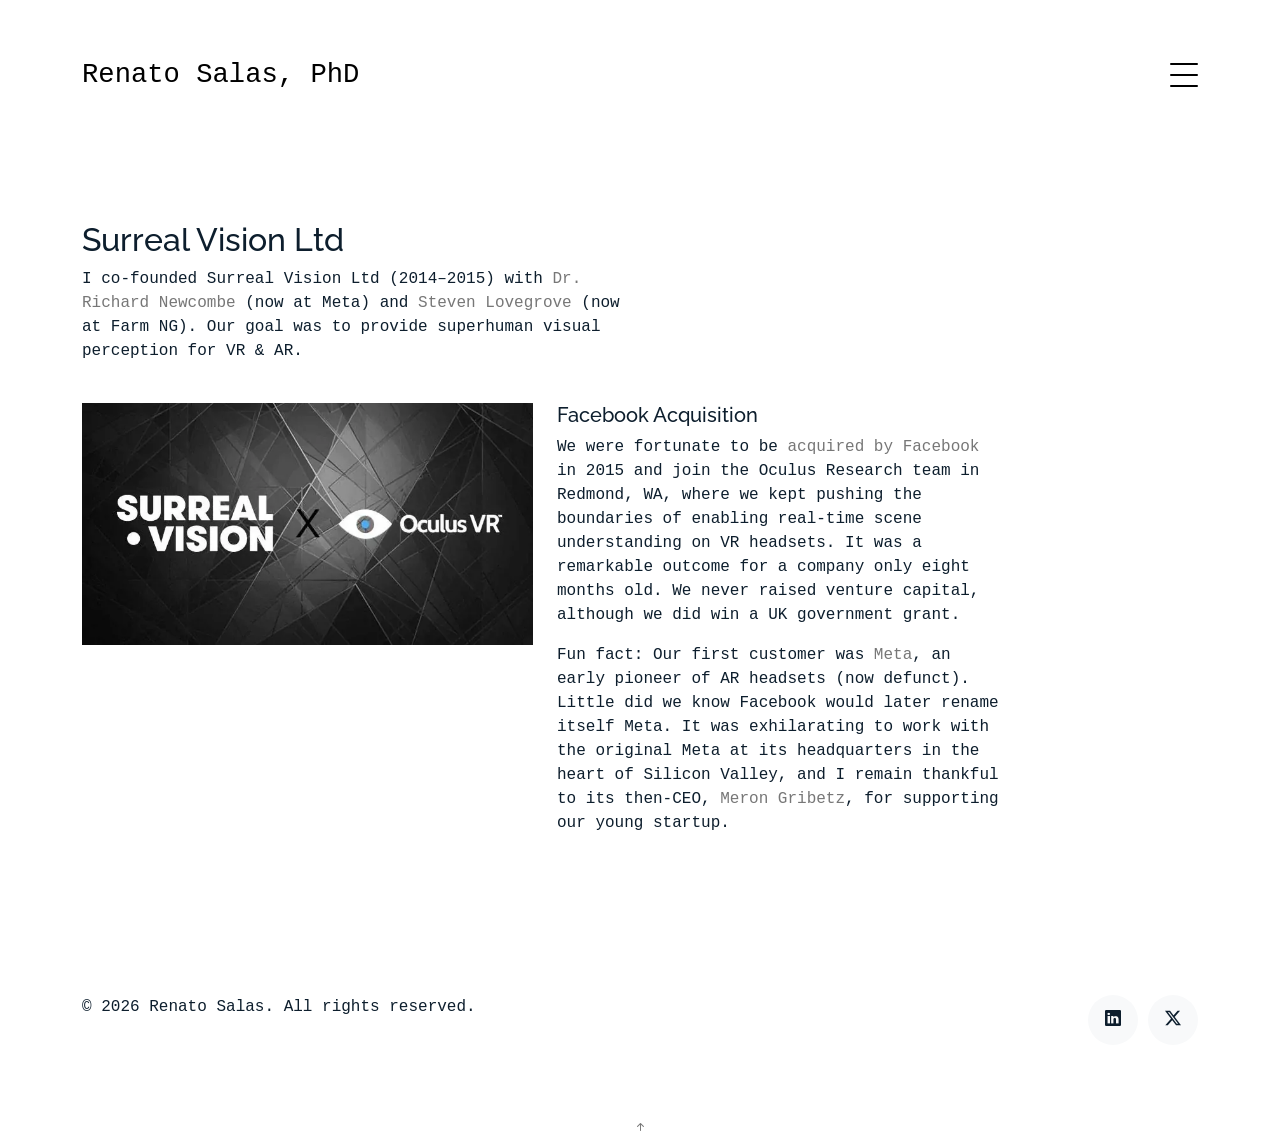
<file: work-surreal.html>
<!DOCTYPE html>
<html lang="en">

<head>
  <meta charset="utf-8">
  <meta content="width=device-width, initial-scale=1.0" name="viewport">

  <title>Renato Salas - Surreal Vision</title>
  <meta content="Real-time scene understanding for VR and AR; acquired by Facebook/Oculus in 2015, eight months after founding." name="description">
  <meta content="" name="keywords">

  <!-- Social sharing previews (LinkedIn, X, Facebook, Slack, iMessage…) -->
  <link rel="canonical" href="https://www.renatosalas.com/work-surreal.html">
  <meta property="og:type" content="website">
  <meta property="og:site_name" content="Renato Salas, PhD">
  <meta property="og:title" content="Surreal Vision Ltd">
  <meta property="og:description" content="Real-time scene understanding for VR and AR; acquired by Facebook/Oculus in 2015, eight months after founding.">
  <meta property="og:url" content="https://www.renatosalas.com/work-surreal.html">
  <meta property="og:image" content="https://www.renatosalas.com/assets/img/share/surreal.jpg">
  <meta property="og:image:width" content="1200">
  <meta property="og:image:height" content="630">
  <meta property="og:image:alt" content="Surreal Vision Ltd">
  <meta name="twitter:card" content="summary_large_image">
  <meta name="twitter:site" content="@nazcaspider">
  <meta name="twitter:title" content="Surreal Vision Ltd">
  <meta name="twitter:description" content="Real-time scene understanding for VR and AR; acquired by Facebook/Oculus in 2015, eight months after founding.">
  <meta name="twitter:image" content="https://www.renatosalas.com/assets/img/share/surreal.jpg">

  <!-- Favicons -->
  <link href="assets/img/favicon.png" rel="icon">
  <link href="assets/img/apple-touch-icon.png" rel="apple-touch-icon">

  <!-- Google Fonts -->
  <link href="https://fonts.googleapis.com/css?family=https://fonts.googleapis.com/css?family=Inconsolata:400,500,600,700|Raleway:400,400i,500,500i,600,600i,700,700i" rel="stylesheet">

  <!-- Vendor CSS Files -->
  <link href="assets/vendor/aos/aos.css" rel="stylesheet">
  <link href="assets/vendor/bootstrap/css/bootstrap.min.css" rel="stylesheet">
  <link href="assets/vendor/bootstrap-icons/bootstrap-icons.css" rel="stylesheet">
  <link href="assets/vendor/swiper/swiper-bundle.min.css" rel="stylesheet">

  <!-- Template Main CSS File -->
  <link href="assets/css/style.css?v=16" rel="stylesheet">
</head>

<body>

  <!-- ======= Navbar ======= -->
  <div class="collapse navbar-collapse custom-navmenu" id="main-navbar">
    <div class="container py-2 py-md-5">
      <div class="row align-items-start">
        <div class="col-md-4">
          <ul class="custom-menu">
            <li><a href="index.html">Home</a></li>
            <li class="active has-sub"><a href="index.html#work">Work</a>
              <ul class="custom-submenu">
                <li><a href="work-corl2026.html">CoRL 2026 Dissected by AI</a></li>
                <li><a href="index.html#robotics">Robotics</a></li>
                <li><a href="index.html#startups">Startups</a></li>
                <li><a href="index.html#aviation">Aviation</a></li>
              </ul>
            </li>
            <li><a href="about.html">About Me</a></li>
            <li><a href="contact.html">Contact</a></li>
          </ul>
        </div>
      </div>
    </div>
  </div>

  <nav class="navbar navbar-light custom-navbar">
    <div class="container">
      <a class="navbar-brand" href="index.html">Renato Salas, PhD</a>
      <a href="#" class="burger" data-bs-toggle="collapse" data-bs-target="#main-navbar">
        <span></span>
      </a>
    </div>
  </nav>

  <main id="main">

    <section class="section">
      <div class="container">
        <div class="row mb-4 align-items-center">
          <div class="col-md-6" data-aos="fade-up">
            <h1 class="h2">Surreal Vision Ltd</h1>
            <p>I co-founded Surreal Vision Ltd (2014&ndash;2015) with <a href="https://www.linkedin.com/in/richard-newcombe-a094164/">Dr. Richard Newcombe</a> (now at Meta) 
              and <a href="https://www.linkedin.com/in/steven-lovegrove-a5560b17/">Steven Lovegrove</a> (now at Farm NG). Our goal was to provide superhuman visual perception for VR &amp; AR.</p>
          </div>
        </div>
      </div>

      <div class="site-section pb-0">
        <div class="container">
          <div class="row align-items-stretch">
            <div class="col-md-5" data-aos="fade-up">
              <img src="assets/img/img-surrealoculus.webp" alt="Image" class="img-fluid">
            </div>
            <div class="col-md-5 ml-auto" data-aos="fade-up" data-aos-delay="100">
              <div class="sticky-content">
                <h3 class="h3">Facebook Acquisition</h3>
                <div class="mb-5">
                  <p>We were fortunate to be <a href="http://www.telegraph.co.uk/finance/newsbysector/mediatechnologyandtelecoms/electronics/11634818/Facebook-buys-British-virtual-reality-start-up-Surreal-Vision.html">acquired by Facebook</a> 
                    in 2015 and join the Oculus Research team in Redmond, WA, where we kept pushing the boundaries of enabling real-time scene understanding on VR headsets.
                  It was a remarkable outcome for a company only eight months old. We never raised venture capital, although we did win a UK government grant.
                  <p>Fun fact: Our first customer was <a href="https://en.wikipedia.org/wiki/Meta_(augmented_reality_company)">Meta</a>, an early pioneer of AR headsets (now defunct). Little did we know Facebook would later rename itself Meta.
                  It was exhilarating to work with the original Meta at its headquarters in the heart of Silicon Valley, and I remain thankful to its then-CEO, <a href="https://en.wikipedia.org/wiki/Meron_Gribetz">Meron Gribetz</a>,
                  for supporting our young startup.</p>
                </p>
                </div>
              </div>
            </div>
          </div>
        </div>
    </section>

  </main><!-- End #main -->

  <!-- ======= Footer ======= -->
  <footer class="footer" role="contentinfo">
    <div class="container">
      <div class="row">
        <div class="col-sm-6">
          <p class="mb-1">&copy; 2026 Renato Salas. All rights reserved.</p>
        </div>
        <div class="col-sm-6 social text-md-end">
          <a href="https://www.linkedin.com/in/renatosalas" aria-label="LinkedIn"><span class="bi bi-linkedin"></span></a>
          <a href="https://x.com/nazcaspider" aria-label="X"><span class="bi bi-twitter-x"></span></a>
        </div>
      </div>
    </div>
  </footer>

  <a href="#" class="back-to-top d-flex align-items-center justify-content-center"><i class="bi bi-arrow-up-short"></i></a>

  <!-- Vendor JS Files -->
  <script src="assets/vendor/aos/aos.js"></script>
  <script src="assets/vendor/bootstrap/js/bootstrap.bundle.min.js"></script>
  <script src="assets/vendor/isotope-layout/isotope.pkgd.min.js"></script>
  <script src="assets/vendor/swiper/swiper-bundle.min.js"></script>
  <script src="assets/vendor/php-email-form/validate.js"></script>

  <!-- Template Main JS File -->
  <script src="assets/js/main.js?v=2"></script>

</body>

</html>
</file>
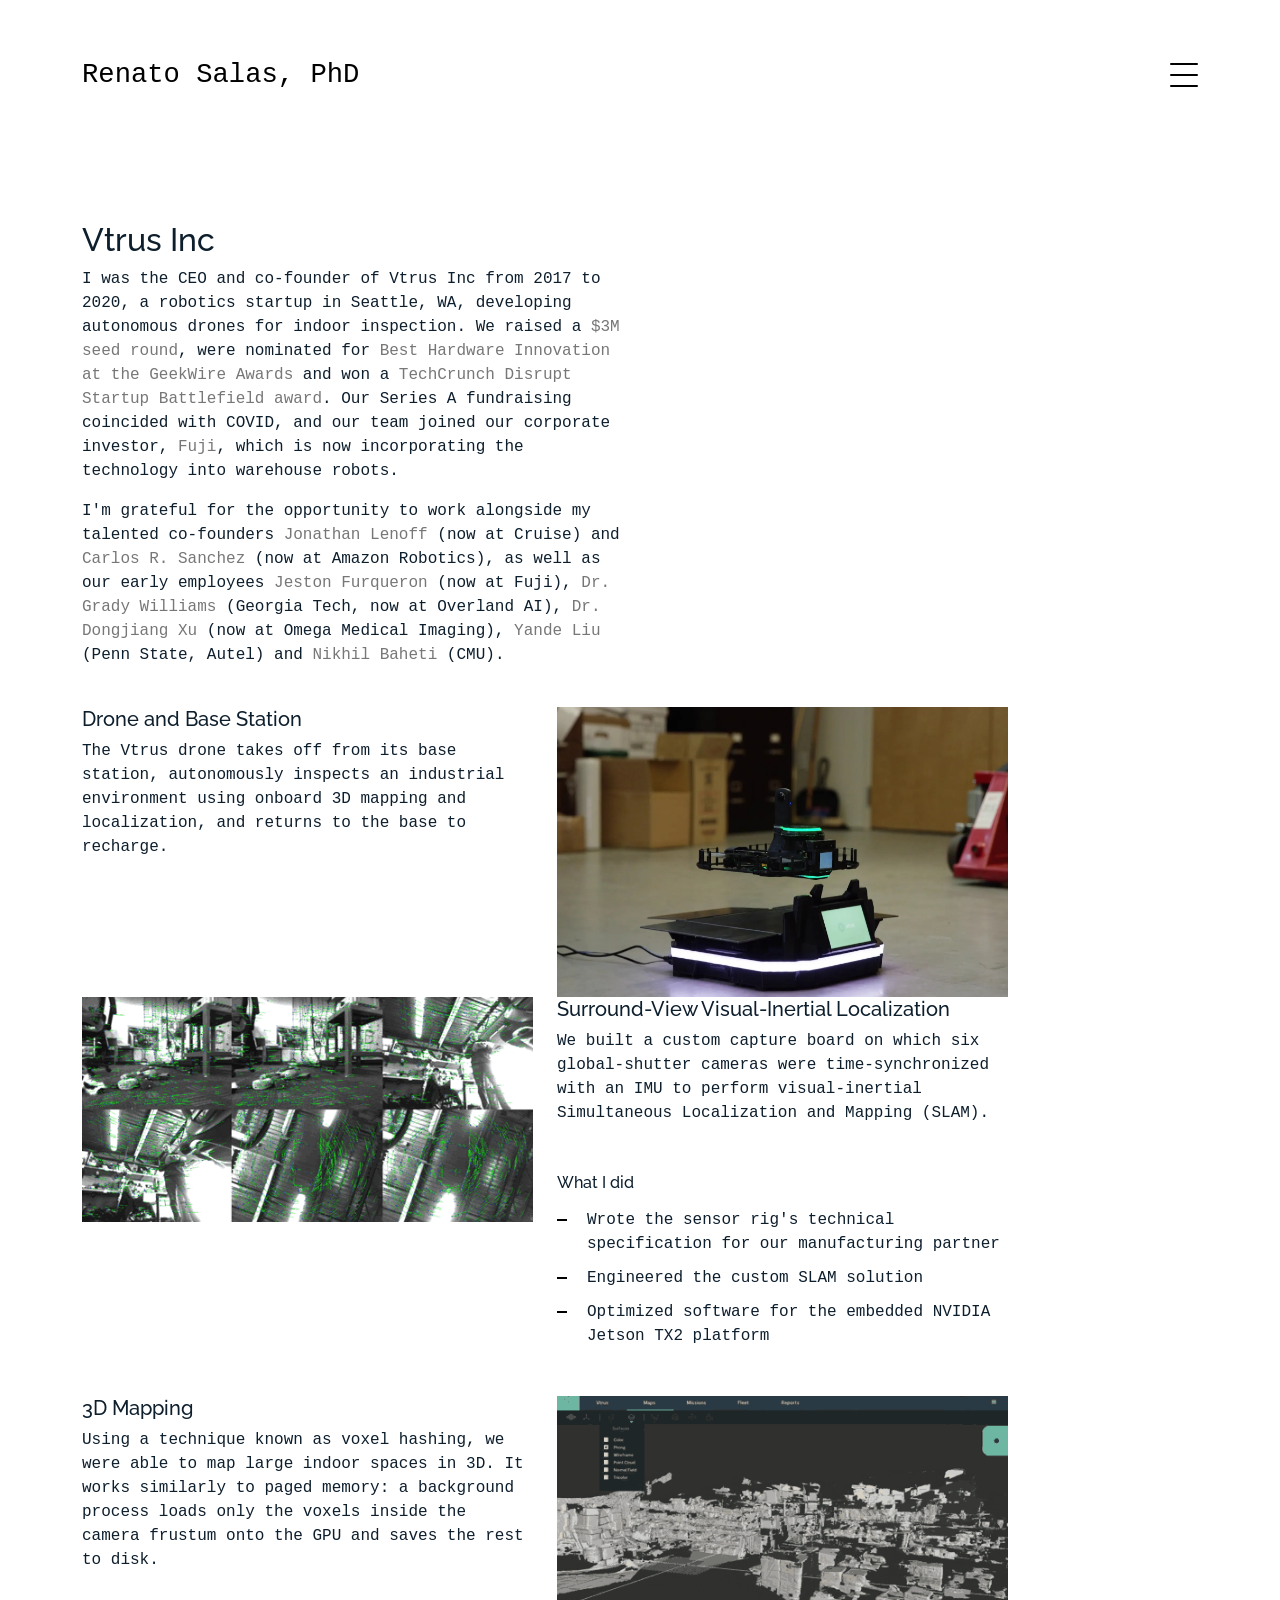
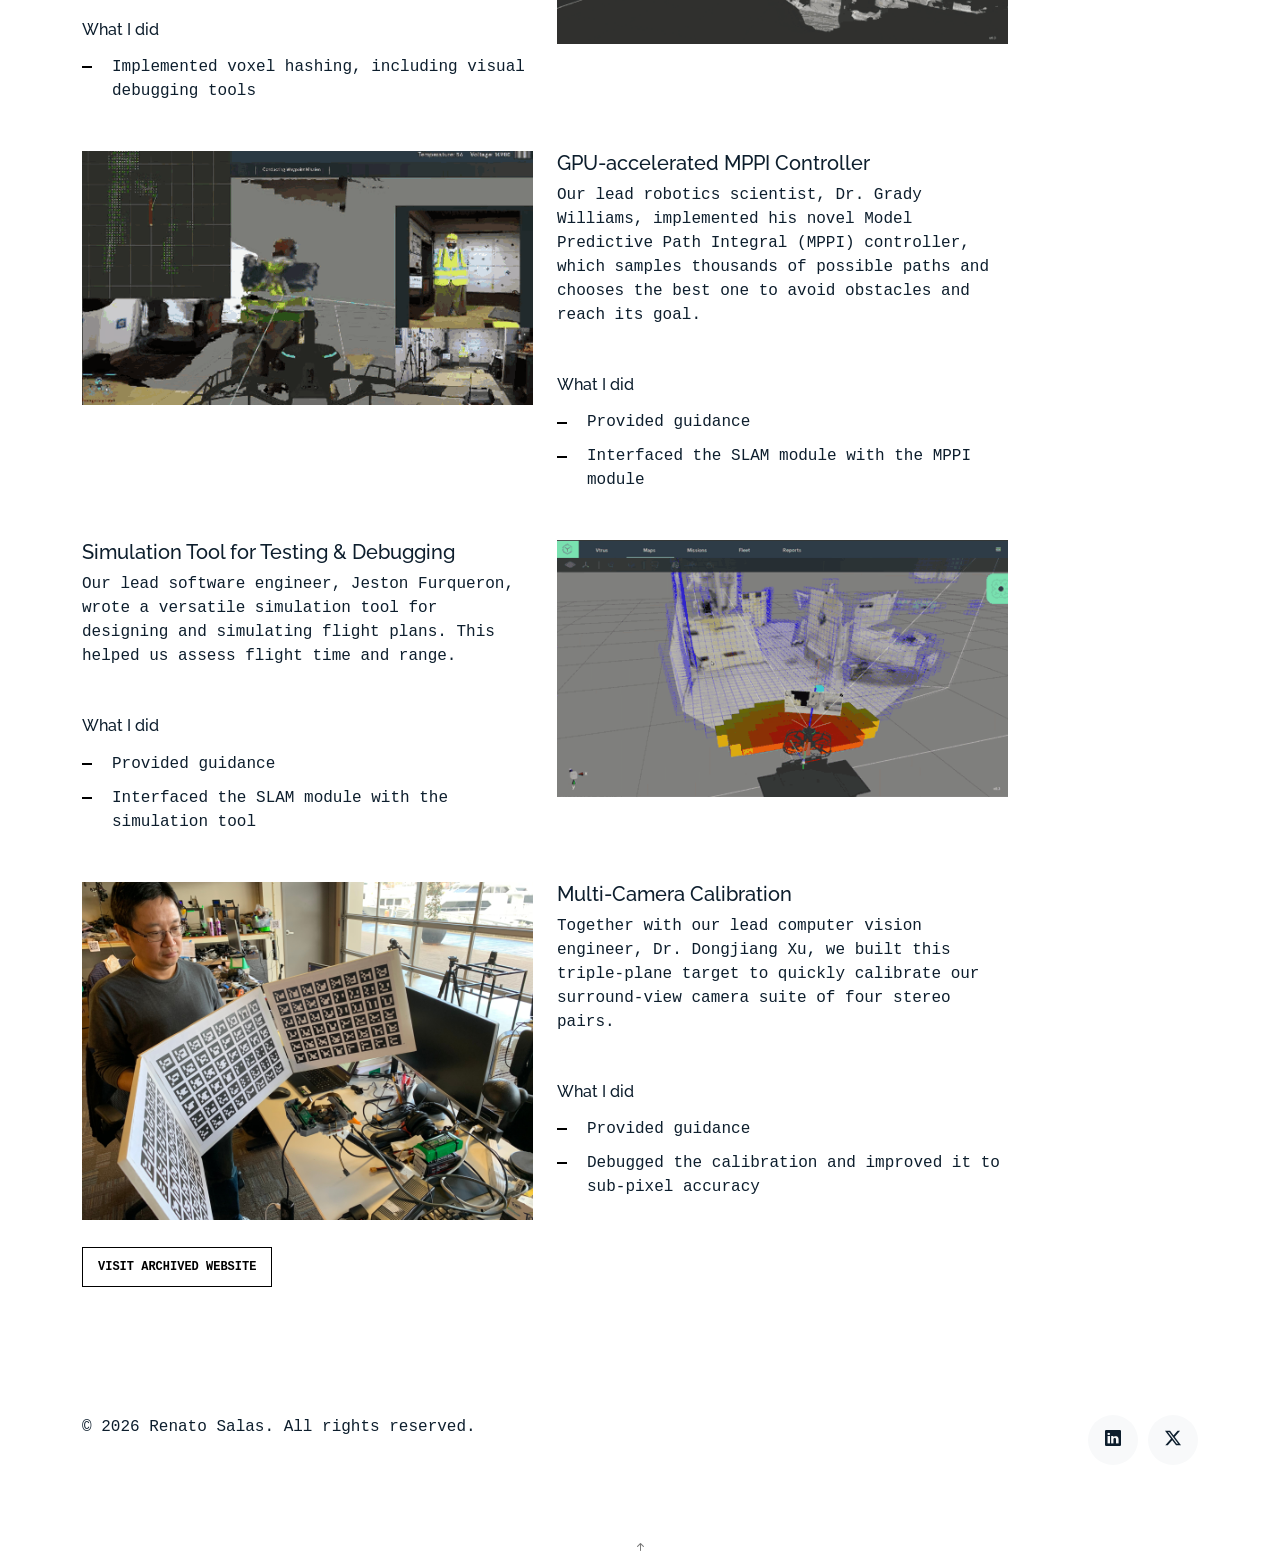
<file: work-vtrus.html>
<!DOCTYPE html>
<html lang="en">

<head>
  <meta charset="utf-8">
  <meta content="width=device-width, initial-scale=1.0" name="viewport">

  <title>Renato Salas - Vtrus Inc</title>
  <meta content="Seattle robotics startup (2017–2020) building autonomous drones for indoor inspection; TechCrunch Disrupt Startup Battlefield award winner." name="description">
  <meta content="" name="keywords">

  <!-- Social sharing previews (LinkedIn, X, Facebook, Slack, iMessage…) -->
  <link rel="canonical" href="https://www.renatosalas.com/work-vtrus.html">
  <meta property="og:type" content="website">
  <meta property="og:site_name" content="Renato Salas, PhD">
  <meta property="og:title" content="Vtrus Inc">
  <meta property="og:description" content="Seattle robotics startup (2017–2020) building autonomous drones for indoor inspection; TechCrunch Disrupt Startup Battlefield award winner.">
  <meta property="og:url" content="https://www.renatosalas.com/work-vtrus.html">
  <meta property="og:image" content="https://www.renatosalas.com/assets/img/share/vtrus.jpg">
  <meta property="og:image:width" content="1200">
  <meta property="og:image:height" content="630">
  <meta property="og:image:alt" content="Vtrus Inc">
  <meta name="twitter:card" content="summary_large_image">
  <meta name="twitter:site" content="@nazcaspider">
  <meta name="twitter:title" content="Vtrus Inc">
  <meta name="twitter:description" content="Seattle robotics startup (2017–2020) building autonomous drones for indoor inspection; TechCrunch Disrupt Startup Battlefield award winner.">
  <meta name="twitter:image" content="https://www.renatosalas.com/assets/img/share/vtrus.jpg">

  <!-- Favicons -->
  <link href="assets/img/favicon.png" rel="icon">
  <link href="assets/img/apple-touch-icon.png" rel="apple-touch-icon">

  <!-- Google Fonts -->
  <link href="https://fonts.googleapis.com/css?family=https://fonts.googleapis.com/css?family=Inconsolata:400,500,600,700|Raleway:400,400i,500,500i,600,600i,700,700i" rel="stylesheet">

  <!-- Vendor CSS Files -->
  <link href="assets/vendor/aos/aos.css" rel="stylesheet">
  <link href="assets/vendor/bootstrap/css/bootstrap.min.css" rel="stylesheet">
  <link href="assets/vendor/bootstrap-icons/bootstrap-icons.css" rel="stylesheet">
  <link href="assets/vendor/swiper/swiper-bundle.min.css" rel="stylesheet">

  <!-- Template Main CSS File -->
  <link href="assets/css/style.css?v=16" rel="stylesheet">
</head>

<body>

  <!-- ======= Navbar ======= -->
  <div class="collapse navbar-collapse custom-navmenu" id="main-navbar">
    <div class="container py-2 py-md-5">
      <div class="row align-items-start">
        <div class="col-md-4">
          <ul class="custom-menu">
            <li><a href="index.html">Home</a></li>
            <li class="active has-sub"><a href="index.html#work">Work</a>
              <ul class="custom-submenu">
                <li><a href="work-corl2026.html">CoRL 2026 Dissected by AI</a></li>
                <li><a href="index.html#robotics">Robotics</a></li>
                <li><a href="index.html#startups">Startups</a></li>
                <li><a href="index.html#aviation">Aviation</a></li>
              </ul>
            </li>
            <li><a href="about.html">About Me</a></li>
            <li><a href="contact.html">Contact</a></li>
          </ul>
        </div>
      </div>
    </div>
  </div>

  <nav class="navbar navbar-light custom-navbar">
    <div class="container">
      <a class="navbar-brand" href="index.html">Renato Salas, PhD</a>
      <a href="#" class="burger" data-bs-toggle="collapse" data-bs-target="#main-navbar">
        <span></span>
      </a>
    </div>
  </nav>

  <main id="main">

    <section class="section">
      <div class="container">
        <div class="row mb-4 align-items-center">
          <div class="col-md-6" data-aos="fade-up">
            <h1 class="h2">Vtrus Inc</h1>
            <p>I was the CEO and co-founder of Vtrus Inc from 2017 to 2020, a robotics startup in Seattle, WA, developing autonomous drones for indoor inspection. 
              We raised a <a href="https://www.geekwire.com/2019/led-ex-oculus-research-scientist-seattle-drone-startup-raises-cash-indoor-inspection-tech/">$3M seed round</a>,
              were nominated for <a href="https://www.geekwire.com/2019/startups-vie-gadget-greatness-vote-best-hardware-innovation-geekwire-awards/">Best Hardware Innovation at the GeekWire Awards</a>
              and won a <a href="https://techcrunch.com/2018/09/06/vtrus-launches-drones-to-inspect-and-protect-your-warehouses-and-factories/">TechCrunch Disrupt Startup Battlefield award</a>.
              Our Series A fundraising coincided with COVID, and our team joined our corporate investor, <a href="https://www.fujiinnovation.com/">Fuji</a>, which is now incorporating the technology into warehouse robots.
            </p>
            <p>
              I'm grateful for the opportunity to work alongside my talented co-founders 
              <a href="https://www.linkedin.com/in/jonathanlenoff/">Jonathan Lenoff</a> (now at Cruise) and 
              <a href="https://www.linkedin.com/in/carlos-r-sanchez/">Carlos R. Sanchez</a> (now at Amazon Robotics), 
              as well as our early employees <a href="https://www.linkedin.com/in/rhapsodus/"> Jeston Furqueron</a> (now at Fuji), 
              <a href="https://www.linkedin.com/in/grady-williams-6632ab9b/">Dr. Grady Williams</a> (Georgia Tech, now at Overland AI), 
              <a href="https://www.linkedin.com/in/djxu0623/"> Dr. Dongjiang Xu</a> (now at Omega Medical Imaging), 
              <a href="https://www.linkedin.com/in/yande-liu-0203b93b/">Yande Liu</a> (Penn State, Autel) and
              <a href="https://www.linkedin.com/in/nikhilubaheti/">Nikhil Baheti</a> (CMU).
            </p>
          </div>
        </div>
      </div>

      <div class="site-section pb-0">
        <div class="container">
          <div class="row align-items-stretch">
            <div class="col-md-5 ml-auto" data-aos="fade-up" data-aos-delay="100">
              <div class="sticky-content">
                <h3 class="h3">Drone and Base Station</h3>
                <div class="mb-5">
                  <p>The Vtrus drone takes off from its base station, autonomously inspects an industrial environment using onboard 3D mapping and localization, and returns to the base to recharge.</p>
                </div>
              </div>
            </div>
            <div class="col-md-5" data-aos="fade-up">
              <img src="assets/img/img-vtrus-drone.jpg" alt="Image" class="img-fluid">
            </div>
          </div>
          <div class="row align-items-stretch">
            <div class="col-md-5" data-aos="fade-up">
              <img src="assets/img/vtrus-multi-cam-tracking.gif" alt="Image" class="img-fluid">
            </div>
            <div class="col-md-5 ml-auto" data-aos="fade-up" data-aos-delay="100">
              <div class="sticky-content">
                <h3 class="h3">Surround-View Visual-Inertial Localization</h3>
                <div class="mb-5">
                  <p>We built a custom capture board on which six global-shutter cameras were time-synchronized with an IMU to perform visual-inertial Simultaneous Localization and Mapping (SLAM).</p>
                </div>

                <h4 class="h4 mb-3">What I did</h4>
                <ul class="list-unstyled list-line mb-5">
                  <li>Wrote the sensor rig's technical specification for our manufacturing partner</li>
                  <li>Engineered the custom SLAM solution</li>
                  <li>Optimized software for the embedded NVIDIA Jetson TX2 platform</li>
                </ul>
              </div>
            </div>
          </div>
          <div class="row align-items-stretch">
            <div class="col-md-5 ml-auto" data-aos="fade-up" data-aos-delay="100">
              <div class="sticky-content">
                <h3 class="h3">3D Mapping</h3>
                <div class="mb-5">
                  <p>Using a technique known as voxel hashing, we were able to map large indoor spaces in 3D. It works similarly to paged memory: a background process loads only the voxels inside the camera frustum onto the GPU and saves the rest to disk.</p>
                </div>

                <h4 class="h4 mb-3">What I did</h4>
                <ul class="list-unstyled list-line mb-5">
                  <li>Implemented voxel hashing, including visual debugging tools</li>
                </ul>
              </div>
            </div>
            <div class="col-md-5" data-aos="fade-up">
              <img src="assets/img/vtrus-3d_mapping.gif" alt="Image" class="img-fluid">
            </div>
          </div>
          <div class="row align-items-stretch">
            <div class="col-md-5" data-aos="fade-up">
              <img src="assets/img/vtrus-obsctacle.gif" alt="Image" class="img-fluid">
            </div>
            <div class="col-md-5 ml-auto" data-aos="fade-up" data-aos-delay="100">
              <div class="sticky-content">
                <h3 class="h3">GPU-accelerated MPPI Controller</h3>
                <div class="mb-5">
                  <p>Our lead robotics scientist, Dr. Grady Williams, implemented his novel Model Predictive Path Integral (MPPI) controller, which samples thousands of possible paths and chooses the best one to avoid obstacles and reach its goal.</p>
                </div>
                <h4 class="h4 mb-3">What I did</h4>
                <ul class="list-unstyled list-line mb-5">
                  <li>Provided guidance</li>
                  <li>Interfaced the SLAM module with the MPPI module</li>
                </ul>
              </div>
            </div>
          </div>
          <div class="row align-items-stretch">
            <div class="col-md-5 ml-auto" data-aos="fade-up" data-aos-delay="100">
              <div class="sticky-content">
                <h3 class="h3">Simulation Tool for Testing & Debugging</h3>
                <div class="mb-5">
                  <p>Our lead software engineer, Jeston Furqueron, wrote a versatile simulation tool for designing and simulating flight plans. This helped us assess flight time and range.</p>
                </div>

                <h4 class="h4 mb-3">What I did</h4>
                <ul class="list-unstyled list-line mb-5">
                  <li>Provided guidance</li>
                  <li>Interfaced the SLAM module with the simulation tool</li>
                </ul>
              </div>
            </div>
            <div class="col-md-5" data-aos="fade-up">
              <img src="assets/img/vtrus-simulation.gif" alt="Image" class="img-fluid">
            </div>
          </div>
          <div class="row align-items-stretch">
            <div class="col-md-5" data-aos="fade-up">
              <img src="assets/img/img-calibration.jpg" alt="Image" class="img-fluid">
            </div>
            <div class="col-md-5 ml-auto" data-aos="fade-up" data-aos-delay="100">
              <div class="sticky-content">
                <h3 class="h3">Multi-Camera Calibration</h3>
                <div class="mb-5">
                  <p>Together with our lead computer vision engineer, Dr. Dongjiang Xu, we built this triple-plane target to quickly calibrate our surround-view camera suite of four stereo pairs.</p>
                </div>
                <h4 class="h4 mb-3">What I did</h4>
                <ul class="list-unstyled list-line mb-5">
                  <li>Provided guidance</li>
                  <li>Debugged the calibration and improved it to sub-pixel accuracy</li>
                </ul>
              </div>
            </div>
            <p><a href="https://web.archive.org/web/20200407124709/https://www.vtr.us/" class="readmore">Visit Archived Website</a></p>
          </div>
        </div>
    </section>

  </main><!-- End #main -->

  <!-- ======= Footer ======= -->
  <footer class="footer" role="contentinfo">
    <div class="container">
      <div class="row">
        <div class="col-sm-6">
          <p class="mb-1">&copy; 2026 Renato Salas. All rights reserved.</p>
        </div>
        <div class="col-sm-6 social text-md-end">
          <a href="https://www.linkedin.com/in/renatosalas" aria-label="LinkedIn"><span class="bi bi-linkedin"></span></a>
          <a href="https://x.com/nazcaspider" aria-label="X"><span class="bi bi-twitter-x"></span></a>
        </div>
      </div>
    </div>
  </footer>

  <a href="#" class="back-to-top d-flex align-items-center justify-content-center"><i class="bi bi-arrow-up-short"></i></a>

  <!-- Vendor JS Files -->
  <script src="assets/vendor/aos/aos.js"></script>
  <script src="assets/vendor/bootstrap/js/bootstrap.bundle.min.js"></script>
  <script src="assets/vendor/isotope-layout/isotope.pkgd.min.js"></script>
  <script src="assets/vendor/swiper/swiper-bundle.min.js"></script>
  <script src="assets/vendor/php-email-form/validate.js"></script>

  <!-- Template Main JS File -->
  <script src="assets/js/main.js?v=2"></script>

</body>

</html>
</file>
<file: assets/css/style.css>
/**
* Template Name: MyPortfolio
* Updated: Sep 18 2023 with Bootstrap v5.3.2
* Template URL: https://bootstrapmade.com/myportfolio-bootstrap-portfolio-website-template/
* Author: BootstrapMade.com
* License: https://bootstrapmade.com/license/
*/

/*--------------------------------------------------------------
# General
--------------------------------------------------------------*/
body {
  font-family: "Inconsolata", monospace;
  color: #0d1e2d;
}

a {
  color: #777;
  text-decoration: none;
}

a:hover {
  color: #000;
}

h1,
h2,
h3,
h4,
h5,
h6,
.font-heading {
  font-family: "Raleway", sans-serif;
}

.section {
  padding: 7rem 0;
}

.filters a {
  text-decoration: none;
  color: #000;
  display: inline-block;
  padding-left: 10px;
  padding-right: 10px;
  position: relative;
}

.filters a:hover,
.filters a:focus,
.filters a:active {
  text-decoration: none;
}

.filters a:hover:before {
  content: "";
  position: absolute;
  left: 10px;
  right: 10px;
  bottom: 0;
  height: 1px;
  background-color: #000;
}

.filters a.active {
  color: #000;
}

.filters a.active:before {
  content: "";
  position: absolute;
  left: 10px;
  right: 10px;
  bottom: 0;
  height: 1px;
  background-color: #000;
}

.item {
  border: none;
  margin-bottom: 30px;
}

.item .item-wrap {
  display: block;
  position: relative;
  overflow: hidden;
}

.item .item-wrap:after {
  z-index: 2;
  position: absolute;
  content: "";
  top: 0;
  left: 0;
  right: 0;
  bottom: 0;
  background: rgba(0, 0, 0, 0.4);
  visibility: hidden;
  opacity: 0;
  transition: 0.3s all ease-in-out;
}

.item .item-wrap img {
  transition: 0.3s transform ease;
  transform: scale(1);
}

.item .item-wrap>.work-info {
  position: absolute;
  top: 50%;
  width: 100%;
  text-align: center;
  z-index: 3;
  transform: translateY(-50%);
  color: #fff;
  opacity: 0;
  visibility: hidden;
  margin-top: 20px;
  transition: 0.3s all ease;
}

.item .item-wrap>.work-info h3 {
  font-size: 20px;
  margin-bottom: 0;
}

.item .item-wrap>.work-info span {
  font-size: 14px;
  text-transform: uppercase;
  letter-spacing: 0.2rem;
}

.item .item-wrap:hover {
  text-decoration: none;
}

.item .item-wrap:hover img {
  transform: scale(1.05);
}

.item .item-wrap:hover:after {
  opacity: 1;
  visibility: visible;
}

.item .item-wrap:hover .work-info {
  margin-top: 0px;
  opacity: 1;
  visibility: visible;
}

.testimonial-wrap {
  padding: 50px 50px 80px 50px;
  background: #eceff2;
}

.testimonial-wrap .testimonial {
  text-align: center;
  max-width: 500px;
  margin: 0 auto;
}

.testimonial-wrap .testimonial img {
  border-radius: 50%;
  width: 120px;
  margin: 0 auto 30px auto;
}

.testimonial-wrap .testimonial blockquote p {
  font-size: 20px;
}

.h3 {
  font-size: 20px;
}

.h4 {
  font-size: 16px;
}

.heading {
  font-size: 28px;
}

.readmore {
  display: inline-block;
  border: 1px solid #000;
  padding: 10px 15px;
  font-size: 12px;
  text-transform: uppercase;
  color: #000;
  transition: 0.2s all ease;
  font-weight: 700;
}

.readmore:active,
.readmore:focus,
.readmore:hover {
  outline: none;
}

.readmore:hover {
  color: #fff;
  text-decoration: none;
  background: #000;
}

.testimonials-slider .swiper-pagination {
  margin-top: -60px;
  position: relative;
}

.testimonials-slider .swiper-pagination .swiper-pagination-bullet {
  width: 12px;
  height: 12px;
  background-color: rgba(13, 30, 45, 0.3);
  opacity: 1;
}

.testimonials-slider .swiper-pagination .swiper-pagination-bullet-active {
  background-color: rgba(13, 30, 45, 0.6);
}

.sticky-content {
  position: sticky;
  position: -webkit-sticky;
  top: 0;
  /* required */
}

.list-line li {
  margin-bottom: 10px;
  position: relative;
  padding-left: 30px;
}

.list-line li:before {
  content: "";
  position: absolute;
  left: 0;
  top: 0.7rem;
  width: 10px;
  height: 2px;
  background: #000;
}

.form-control {
  border-radius: 0;
  background: #f8f9fa;
  border: 1px solid transparent;
  padding-top: 10px !important;
  padding-bottom: 10px !important;
}

.form-control:active,
.form-control:focus {
  background: #eff1f4;
  outline: none;
  box-shadow: none;
  border: 1px solid transparent;
}

.custom-progress {
  height: 7px;
  border-radius: 0;
}

.custom-progress .progress-bar {
  background: #000;
}

/* Services */
.services i {
  font-size: 40px;
}

.services h4 {
  padding-top: 10px;
}

/* Contact Form */
.php-email-form .error-message {
  display: none;
  color: #fff;
  background: #ed3c0d;
  text-align: left;
  padding: 15px;
  font-weight: 600;
}

.php-email-form .error-message br+br {
  margin-top: 25px;
}

.php-email-form .sent-message {
  display: none;
  color: #fff;
  background: #18d26e;
  text-align: center;
  padding: 15px;
  font-weight: 600;
}

.php-email-form .loading {
  display: none;
  background: #fff;
  text-align: center;
  padding: 15px;
}

.php-email-form .loading:before {
  content: "";
  display: inline-block;
  border-radius: 50%;
  width: 24px;
  height: 24px;
  margin: 0 10px -6px 0;
  border: 3px solid #18d26e;
  border-top-color: #eee;
  animation: animate-loading 1s linear infinite;
}

@keyframes animate-loading {
  0% {
    transform: rotate(0deg);
  }

  100% {
    transform: rotate(360deg);
  }
}

/*--------------------------------------------------------------
# Header
--------------------------------------------------------------*/
/* Custom Navmenu */
.custom-navmenu {
  background: #0d1e2d;
}

.custom-navmenu .custom-menu,
.custom-navmenu .custom-menu li {
  padding: 0;
  margin: 0;
  list-style: none;
}

.custom-navmenu .custom-menu li {
  margin-bottom: 0;
  font-size: 20px;
}

.custom-navmenu .custom-menu li a {
  color: #fff;
  padding: 10px 0 !important;
}

.custom-navmenu .custom-menu li a:hover {
  text-decoration: none;
}

.custom-navmenu .custom-menu li.active > a {
  text-decoration: underline;
}

.custom-navmenu .custom-submenu {
  list-style: none;
  margin: 0 0 6px;
  padding: 0 0 0 18px;
  border-left: 1px solid rgba(255, 255, 255, 0.25);
}

.custom-navmenu .custom-menu .custom-submenu li {
  font-size: 16px;
}

.custom-navmenu .custom-menu .custom-submenu li a {
  display: inline-block;
  padding: 4px 0 !important;
  color: rgba(255, 255, 255, 0.7);
}

.custom-navmenu .custom-menu .custom-submenu li a:hover,
.custom-navmenu .custom-menu .custom-submenu li.active a {
  color: #fff;
}

.custom-navmenu h3 {
  font-size: 20px;
  color: #fff;
}

.custom-navmenu p {
  color: rgba(255, 255, 255, 0.6);
}

.custom-navmenu a {
  color: rgba(255, 255, 255, 0.7);
}

.custom-navmenu a:hover {
  color: #fff;
}

/* Custom Navbar */
.custom-navbar {
  padding-top: 50px;
  width: 100%;
}

@media (max-width: 780px) {
  .custom-navbar>.container {
    padding-right: 0;
    padding-left: 0;
  }
}

.custom-navbar .navbar-brand {
  font-size: 1.7rem;
}

/* Burger */
.burger {
  width: 28px;
  height: 32px;
  cursor: pointer;
  position: relative;
}

.burger:before,
.burger span,
.burger:after {
  width: 100%;
  height: 2px;
  display: block;
  background: #000;
  border-radius: 2px;
  position: absolute;
  opacity: 1;
}

.burger:before,
.burger:after {
  transition: top 0.35s cubic-bezier(0.23, 1, 0.32, 1), transform 0.35s cubic-bezier(0.23, 1, 0.32, 1), opacity 0.35s cubic-bezier(0.23, 1, 0.32, 1), background-color 1.15s cubic-bezier(0.86, 0, 0.07, 1);
  -webkit-transition: top 0.35s cubic-bezier(0.23, 1, 0.32, 1), -webkit-transform 0.35s cubic-bezier(0.23, 1, 0.32, 1), opacity 0.35s cubic-bezier(0.23, 1, 0.32, 1), background-color 1.15s cubic-bezier(0.86, 0, 0.07, 1);
  content: "";
}

.burger:before {
  top: 4px;
}

.burger span {
  top: 15px;
}

.burger:after {
  top: 26px;
}

/* Hover */
.burger:hover:before {
  top: 7px;
}

.burger:hover:after {
  top: 23px;
}

/* Click */
.burger.active span {
  opacity: 0;
}

.burger.active:before,
.burger.active:after {
  top: 40%;
}

.burger.active:before {
  transform: rotate(45deg);
}

.burger.active:after {
  transform: rotate(-45deg);
}

.burger:focus {
  outline: none;
}

/*--------------------------------------------------------------
# Footer
--------------------------------------------------------------*/
.footer {
  padding: 0 0 4rem 0;
}

.footer a {
  color: #000;
}

.social a {
  display: inline-block;
  width: 50px;
  height: 50px;
  border-radius: 50%;
  background: #f8f9fa;
  position: relative;
  text-align: center;
  color: #0d1e2d;
}

.social a span {
  display: inline-block;
  left: 50%;
  position: absolute;
  top: 50%;
  transform: translate(-50%, -50%);
}

.social a:hover {
  color: #000;
}

/*--------------------------------------------------------------
# CoRL 2026 page
--------------------------------------------------------------*/
.corl-page {
  --corl-line: #e6e8eb;
  --corl-soft: #f6f7f8;
  --corl-muted: #6b7280;
  --corl-gold: #b7791f;
  --corl-gold-soft: #fdf6e3;
}

.corl-page h1,
.corl-page h2 {
  margin-bottom: 1rem;
}

.corl-note {
  color: var(--corl-muted);
  font-size: 0.9rem;
}

.corl-overview {
  border-top: 2px solid #000;
  padding: 28px 0 8px;
  margin-bottom: 32px;
}

.corl-ov-kicker {
  font-size: 0.8rem;
  text-transform: uppercase;
  letter-spacing: 0.08em;
  color: var(--corl-muted);
  margin-bottom: 6px;
}

.corl-ov-headline {
  font-size: 1.6rem;
  line-height: 1.3;
  max-width: 900px;
  margin-bottom: 20px;
}

.corl-ov-stats {
  display: grid;
  grid-template-columns: repeat(auto-fit, minmax(140px, 1fr));
  gap: 12px;
  margin-bottom: 24px;
}

.corl-ov-stat {
  display: flex;
  flex-direction: column;
  border: 1px solid var(--corl-line);
  border-radius: 8px;
  padding: 12px 14px;
}

.corl-ov-stat dt {
  order: 2;
  font-weight: 400;
  font-size: 0.85rem;
  color: #000;
}

.corl-ov-stat dd {
  order: 1;
  margin: 0;
  font-family: "Raleway", sans-serif;
  font-size: 1.7rem;
  font-weight: 700;
  line-height: 1.1;
  font-variant-numeric: tabular-nums;
}

.corl-ov-stat span {
  order: 3;
  font-size: 0.8rem;
  color: var(--corl-muted);
}

.corl-ov-summary {
  max-width: 900px;
}

.corl-overview h4 {
  font-size: 0.85rem;
  text-transform: uppercase;
  letter-spacing: 0.08em;
  color: var(--corl-muted);
  margin: 28px 0 12px;
}

.corl-overview h5 {
  font-size: 1rem;
  font-weight: 700;
  margin-bottom: 4px;
}

.corl-ov-grid {
  display: grid;
  grid-template-columns: repeat(auto-fill, minmax(300px, 1fr));
  gap: 14px;
}

.corl-ov-theme {
  border: 1px solid var(--corl-line);
  border-radius: 8px;
  padding: 14px 16px;
}

.corl-ov-theme p {
  margin-bottom: 8px;
}

.corl-ov-refs {
  font-size: 0.85rem;
  color: var(--corl-muted);
}

.corl-ov-talk {
  color: #000;
  text-decoration: underline;
  text-decoration-color: var(--corl-line);
  text-underline-offset: 2px;
}

.corl-ov-talk:hover {
  text-decoration-color: #000;
}

.corl-ov-cols {
  display: grid;
  grid-template-columns: 1fr 1fr;
  gap: 32px;
}

.corl-ov-item {
  margin-bottom: 14px;
}

.corl-ov-item p {
  margin-bottom: 0;
}

.corl-ov-takeaways ol {
  padding-left: 1.3rem;
  max-width: 900px;
}

.corl-ov-takeaways li {
  margin-bottom: 6px;
}

.corl-ov-sources {
  margin-top: 20px;
  font-size: 0.8rem;
  color: var(--corl-muted);
}

.corl-ov-sources a {
  color: var(--corl-muted);
  text-decoration: underline;
}

@media (max-width: 767px) {
  .corl-ov-headline {
    font-size: 1.3rem;
  }

  .corl-ov-cols {
    grid-template-columns: 1fr;
    gap: 0;
  }

  .corl-ov-grid {
    grid-template-columns: 1fr;
  }
}

.corl-filters {
  background: #fff;
  border-top: 1px solid var(--corl-line);
  border-bottom: 1px solid var(--corl-line);
  padding: 14px 0 10px;
  margin-bottom: 24px;
}

.corl-search {
  position: relative;
  margin-bottom: 10px;
}

.corl-search i {
  position: absolute;
  left: 12px;
  top: 50%;
  transform: translateY(-50%);
  color: var(--corl-muted);
}

.corl-search input {
  width: 100%;
  border: 1px solid var(--corl-line);
  border-radius: 6px;
  padding: 8px 12px 8px 36px;
  font-family: inherit;
  font-size: 1rem;
}

.corl-search input:focus,
.corl-group select:focus {
  outline: 2px solid #000;
  outline-offset: 1px;
}

.corl-group {
  display: flex;
  align-items: baseline;
  gap: 8px;
  margin-bottom: 6px;
}

.corl-group[hidden] {
  display: none;
}

.corl-label {
  flex: 0 0 64px;
  font-size: 0.8rem;
  text-transform: uppercase;
  letter-spacing: 0.06em;
  color: var(--corl-muted);
}

.corl-chips {
  display: flex;
  flex-wrap: wrap;
  gap: 6px;
}

/* Original English title next to a translated one */
.corl-title-orig {
  font-weight: 400;
  font-size: 0.85em;
  color: var(--corl-muted);
}

/* Acronyms: dotted underline, meaning in a tooltip on hover/tap */
.corl-abbr {
  position: relative;
  text-decoration: underline dotted;
  text-decoration-color: var(--corl-muted);
  text-underline-offset: 3px;
  cursor: help;
  border-bottom: 0;
}

.corl-abbr:focus {
  outline: none;
}

/* One tooltip for all acronyms, placed by corl2026.js so it stays on screen */
.corl-tip {
  position: fixed;
  z-index: 1000;
  max-width: min(280px, calc(100vw - 16px));
  padding: 5px 9px;
  border-radius: 4px;
  background: #000;
  color: #fff;
  font-size: 0.75rem;
  line-height: 1.35;
  pointer-events: none;
}

.corl-tip[hidden] {
  display: none;
}

/* Language switch above the page title */
.corl-lang {
  display: flex;
  flex-wrap: wrap;
  gap: 6px;
  margin-bottom: 14px;
}

.corl-lang button {
  border: 1px solid var(--corl-line);
  border-radius: 999px;
  background: #fff;
  color: #000;
  padding: 3px 12px;
  font-family: inherit;
  font-size: 0.85rem;
  line-height: 1.6;
  cursor: pointer;
}

.corl-lang button:hover {
  background: var(--corl-soft);
}

.corl-lang button.active {
  background: #000;
  border-color: #000;
  color: #fff;
}

.corl-chip {
  border: 1px solid var(--corl-line);
  background: #fff;
  color: #000;
  border-radius: 999px;
  padding: 2px 10px;
  font-family: inherit;
  font-size: 0.85rem;
  line-height: 1.6;
  cursor: pointer;
}

.corl-chip:hover {
  border-color: #000;
}

.corl-chip.active {
  background: #000;
  border-color: #000;
  color: #fff;
}

.corl-chip.empty {
  opacity: 0.4;
}

.corl-chip i {
  margin-right: 4px;
}

.corl-chip-n {
  margin-left: 6px;
  font-size: 0.75rem;
  opacity: 0.6;
}

.corl-group-row {
  flex-wrap: wrap;
  align-items: center;
}

.corl-group select {
  border: 1px solid var(--corl-line);
  border-radius: 6px;
  padding: 3px 8px;
  font-family: inherit;
  font-size: 0.85rem;
  max-width: 100%;
}

.corl-count {
  margin-left: auto;
  font-size: 0.85rem;
  color: var(--corl-muted);
}

.corl-clear,
.corl-clear-inline {
  border: none;
  background: none;
  padding: 0;
  font-family: inherit;
  font-size: 0.85rem;
  color: #000;
  text-decoration: underline;
  cursor: pointer;
}

.corl-day {
  font-size: 1.4rem;
  margin: 36px 0 8px;
  padding-bottom: 6px;
  border-bottom: 2px solid #000;
}

.corl-toggle-all {
  display: flex;
  justify-content: flex-end;
  gap: 16px;
  margin: 8px 0 -20px;
}

.corl-toggle-all button {
  border: none;
  background: none;
  padding: 0;
  font-family: inherit;
  font-size: 0.85rem;
  color: #000;
  cursor: pointer;
}

.corl-toggle-all button:hover {
  text-decoration: underline;
}

.corl-session {
  border-bottom: 1px solid var(--corl-line);
}

.corl-session-head {
  display: flex;
  align-items: center;
  gap: 12px;
  padding: 14px 4px;
  cursor: pointer;
  list-style: none;
}

.corl-session-head::-webkit-details-marker {
  display: none;
}

.corl-session-head:hover h4 {
  text-decoration: underline;
}

.corl-session-head:focus-visible {
  outline: 2px solid #000;
  outline-offset: 2px;
}

.corl-session-caret {
  flex: none;
  font-size: 0.9rem;
  transition: transform 0.15s ease;
}

.corl-session[open] > .corl-session-head .corl-session-caret {
  transform: rotate(90deg);
}

.corl-session-text {
  flex: 1;
  min-width: 0;
}

.corl-session-head h4 {
  font-size: 1.05rem;
  font-weight: 700;
  margin: 0;
}

.corl-session-head p {
  margin: 2px 0 0;
  font-size: 0.85rem;
  color: var(--corl-muted);
}

.corl-session-n {
  flex: none;
  font-size: 0.8rem;
  color: var(--corl-muted);
  border: 1px solid var(--corl-line);
  border-radius: 999px;
  padding: 2px 10px;
  white-space: nowrap;
}

.corl-session[open] {
  padding-bottom: 12px;
}

.corl-ov-more > summary {
  display: inline-flex;
  align-items: center;
  gap: 6px;
  margin: 4px 0 8px;
  font-weight: 600;
  cursor: pointer;
  list-style: none;
  text-decoration: underline;
}

.corl-ov-more > summary::-webkit-details-marker {
  display: none;
}

.corl-ov-more > summary i {
  transition: transform 0.15s ease;
}

.corl-ov-more[open] > summary i {
  transform: rotate(180deg);
}

.corl-ov-more .corl-ov-more-close,
.corl-ov-more[open] .corl-ov-more-open {
  display: none;
}

.corl-ov-more[open] .corl-ov-more-close {
  display: inline;
}

.corl-card {
  display: grid;
  grid-template-columns: minmax(0, 1fr) 440px;
  gap: 24px;
  padding: 18px;
  margin-bottom: 14px;
  border: 1px solid var(--corl-line);
  border-radius: 8px;
  background: #fff;
  scroll-margin-top: 24px;
}

.corl-card.is-finalist {
  border-left: 3px solid var(--corl-gold);
}

.corl-card.is-winner {
  border-left: 3px solid var(--corl-gold);
  background: var(--corl-gold-soft);
}

.corl-card.is-focused {
  box-shadow: 0 0 0 2px #000;
}

.corl-badges {
  display: flex;
  flex-wrap: wrap;
  gap: 6px;
  margin-bottom: 8px;
}

.corl-badge,
.corl-tag {
  font-size: 0.75rem;
  border-radius: 4px;
  padding: 1px 7px;
  line-height: 1.6;
}

.corl-badge {
  background: #000;
  color: #fff;
  text-transform: uppercase;
  letter-spacing: 0.04em;
}

.corl-badge.type-spotlight,
.corl-badge.type-sponsor,
.corl-badge.type-welcome,
.corl-badge.type-closing {
  background: var(--corl-soft);
  color: #000;
  border: 1px solid var(--corl-line);
}

.corl-badge.award-winner,
.corl-badge.award-finalist {
  background: var(--corl-gold);
  color: #fff;
  text-transform: none;
  letter-spacing: 0;
}

.corl-badge.award-finalist {
  background: #fff;
  color: var(--corl-gold);
  border: 1px solid var(--corl-gold);
}

.corl-tag {
  border: 1px solid var(--corl-line);
  background: #fff;
  color: var(--corl-muted);
  font-family: inherit;
  cursor: pointer;
}

.corl-tag:hover {
  color: #000;
  border-color: #000;
}

.corl-title {
  font-size: 1.15rem;
  font-weight: 700;
  line-height: 1.35;
  margin-bottom: 4px;
}

.corl-presenters {
  margin-bottom: 6px;
  color: #000;
}

.corl-affil {
  color: var(--corl-muted);
}

.corl-authors {
  font-size: 0.85rem;
  color: var(--corl-muted);
  margin-bottom: 8px;
}

.corl-authors summary {
  cursor: pointer;
}

.corl-authors p {
  margin: 4px 0 0;
}

.corl-authors sup {
  margin-left: 1px;
  font-size: 0.7em;
}

.corl-affils span {
  display: inline-block;
  margin-right: 12px;
}

.corl-summary {
  margin-bottom: 10px;
}

.corl-takeaways h5 {
  font-size: 0.8rem;
  text-transform: uppercase;
  letter-spacing: 0.06em;
  color: var(--corl-muted);
  margin-bottom: 4px;
}

.corl-takeaways ul {
  padding-left: 1.1rem;
  margin-bottom: 10px;
}

.corl-takeaways li {
  margin-bottom: 3px;
}

.corl-links {
  display: flex;
  flex-wrap: wrap;
  gap: 16px;
  font-size: 0.9rem;
}

.corl-links a {
  color: #000;
}

.corl-links a:hover {
  text-decoration: underline;
}

.corl-player {
  align-self: start;
}

.corl-facade,
.corl-player iframe {
  display: block;
  width: 100%;
  aspect-ratio: 16 / 9;
  border: 0;
  border-radius: 6px;
  overflow: hidden;
  background: #000;
}

.corl-facade {
  position: relative;
  padding: 0;
  cursor: pointer;
}

.corl-facade img {
  width: 100%;
  height: 100%;
  object-fit: cover;
  opacity: 0.75;
  transition: opacity 0.2s;
}

.corl-facade:hover img,
.corl-facade:focus-visible img {
  opacity: 0.95;
}

.corl-play {
  position: absolute;
  top: 50%;
  left: 50%;
  transform: translate(-50%, -50%);
  width: 56px;
  height: 40px;
  border-radius: 10px;
  background: rgba(0, 0, 0, 0.75);
  color: #fff;
  font-size: 1.6rem;
  display: flex;
  align-items: center;
  justify-content: center;
}

.corl-facade:hover .corl-play {
  background: #e00;
}

.corl-stamp {
  position: absolute;
  right: 8px;
  bottom: 8px;
  background: rgba(0, 0, 0, 0.8);
  color: #fff;
  font-size: 0.75rem;
  padding: 1px 6px;
  border-radius: 3px;
}

.corl-player-meta {
  display: flex;
  justify-content: space-between;
  gap: 8px;
  flex-wrap: wrap;
  margin-top: 6px;
  font-size: 0.8rem;
  color: var(--corl-muted);
}

.corl-player-meta a {
  color: #000;
}

.corl-reel {
  margin: 12px 0 0;
}

.corl-reel-frame {
  width: 100%;
  aspect-ratio: 440 / 248;
  border-radius: 6px;
  background-color: var(--corl-soft);
  background-repeat: no-repeat;
  background-size: 100% 600%; /* six keyframes stacked vertically */
}

.corl-reel figcaption {
  display: flex;
  justify-content: space-between;
  margin-top: 2px;
  font-size: 0.75rem;
  text-transform: uppercase;
  letter-spacing: 0.06em;
  color: var(--corl-muted);
}

.corl-crumb-label {
  text-transform: none;
  letter-spacing: 0;
  font-variant-numeric: tabular-nums;
  color: #000;
}

/* Progress breadcrumbs under the keyframe reel */
.corl-crumbs {
  position: relative;
  height: 18px;
  margin: 6px 6px 0;
}

.corl-crumb-track {
  position: absolute;
  left: 0;
  right: 0;
  top: 8px;
  height: 2px;
  background: var(--corl-line);
  border-radius: 1px;
}

.corl-crumb-fill {
  display: block;
  width: 0;
  height: 100%;
  background: #000;
  border-radius: 1px;
  transition: width 0.3s ease;
}

.corl-crumb {
  position: absolute;
  top: 3px;
  width: 12px;
  height: 12px;
  margin-left: -6px;
  padding: 0;
  border: 2px solid #fff;
  border-radius: 50%;
  background: #c4c8ce;
  box-shadow: 0 0 0 1px var(--corl-line);
  cursor: pointer;
  transition: transform 0.15s, background 0.15s;
}

.corl-crumb:hover,
.corl-crumb:focus-visible {
  transform: scale(1.3);
  background: #555;
}

.corl-crumb.active {
  background: #000;
  transform: scale(1.25);
}

@media (prefers-reduced-motion: reduce) {
  .corl-reel {
    display: none;
  }
}

.corl-empty,
.corl-loading {
  padding: 40px 0;
  text-align: center;
  color: var(--corl-muted);
}

@media (min-width: 768px) and (max-width: 991px) {
  .corl-card {
    grid-template-columns: minmax(0, 1fr) 320px;
  }
}

@media (max-width: 767px) {
  .corl-card {
    grid-template-columns: 1fr;
    gap: 14px;
    padding: 14px;
  }

  .corl-player {
    order: -1;
  }

  .corl-group {
    flex-direction: column;
    gap: 4px;
  }

  .corl-label {
    flex: none;
  }

  .corl-count {
    margin-left: 0;
  }
}

/* Korean wraps between words (spaces), not inside them */
html:lang(ko) body {
  word-break: keep-all;
  overflow-wrap: break-word;
}
</file>
